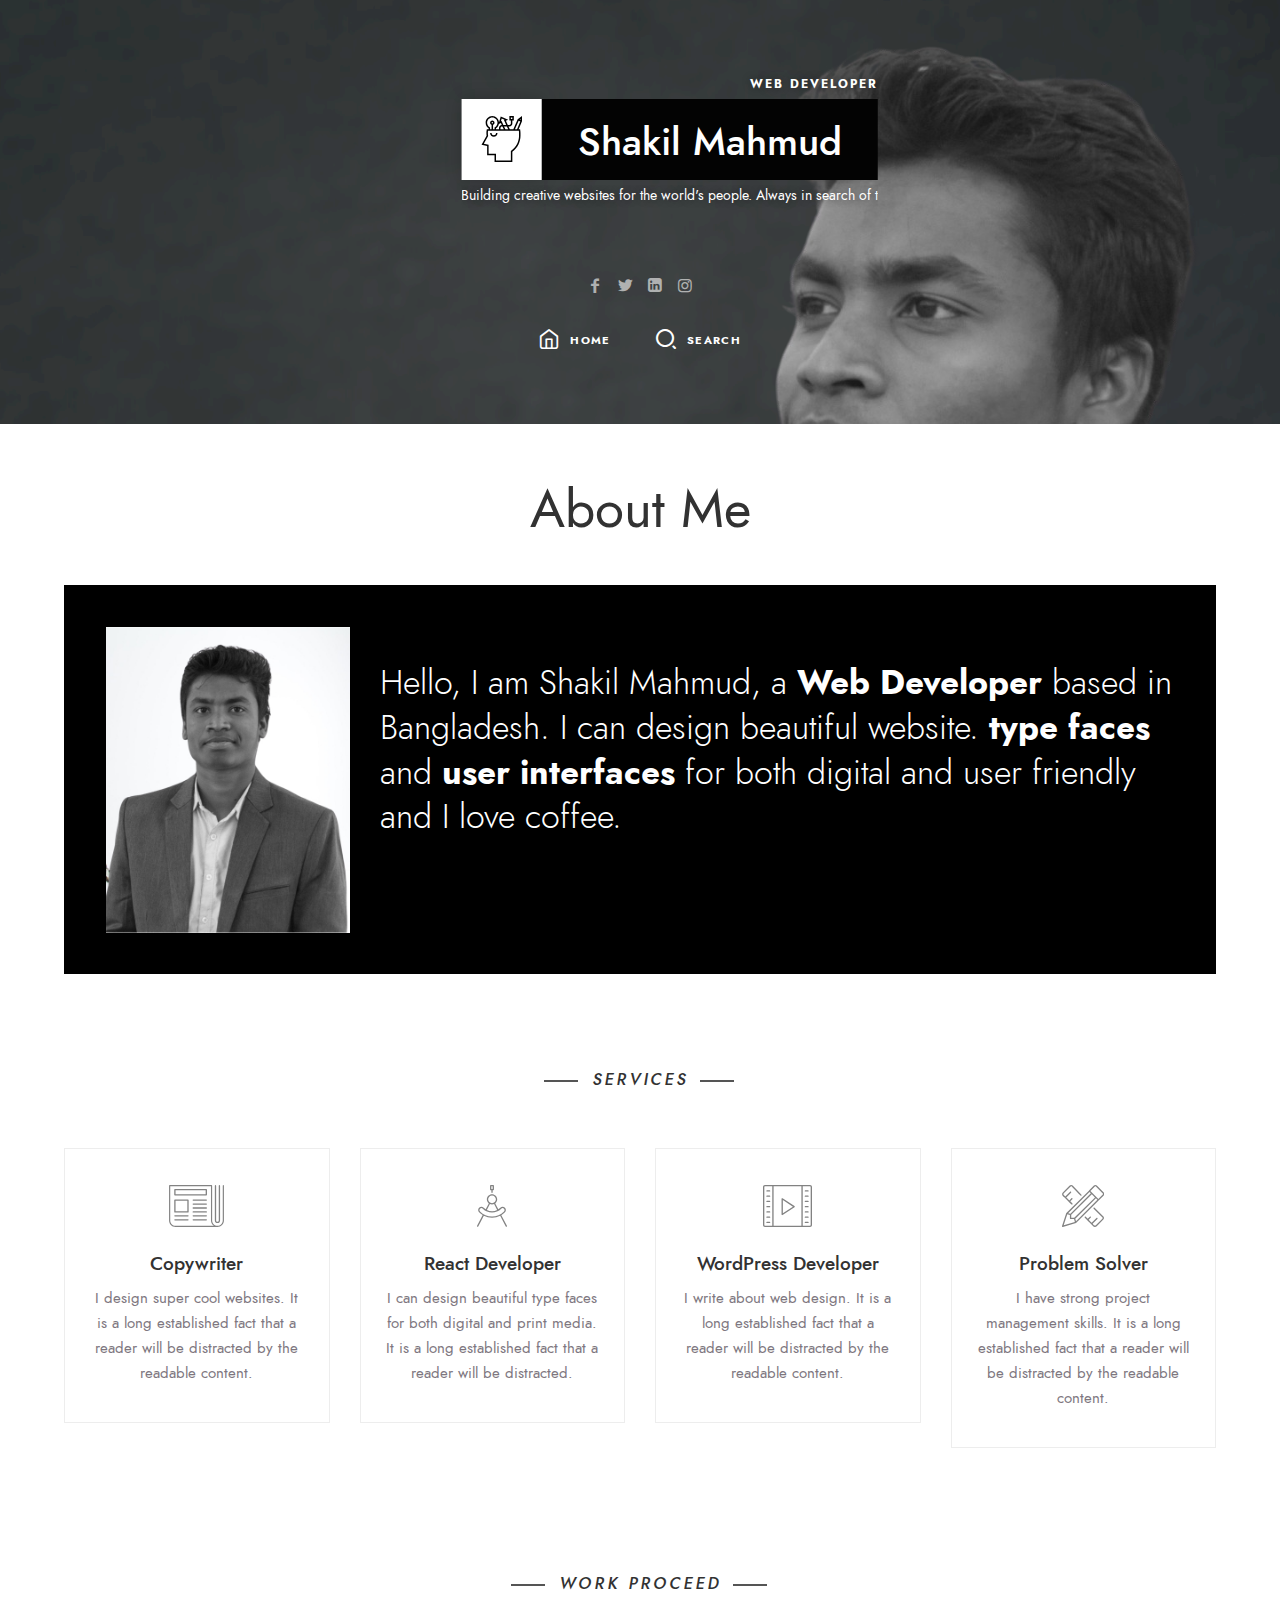
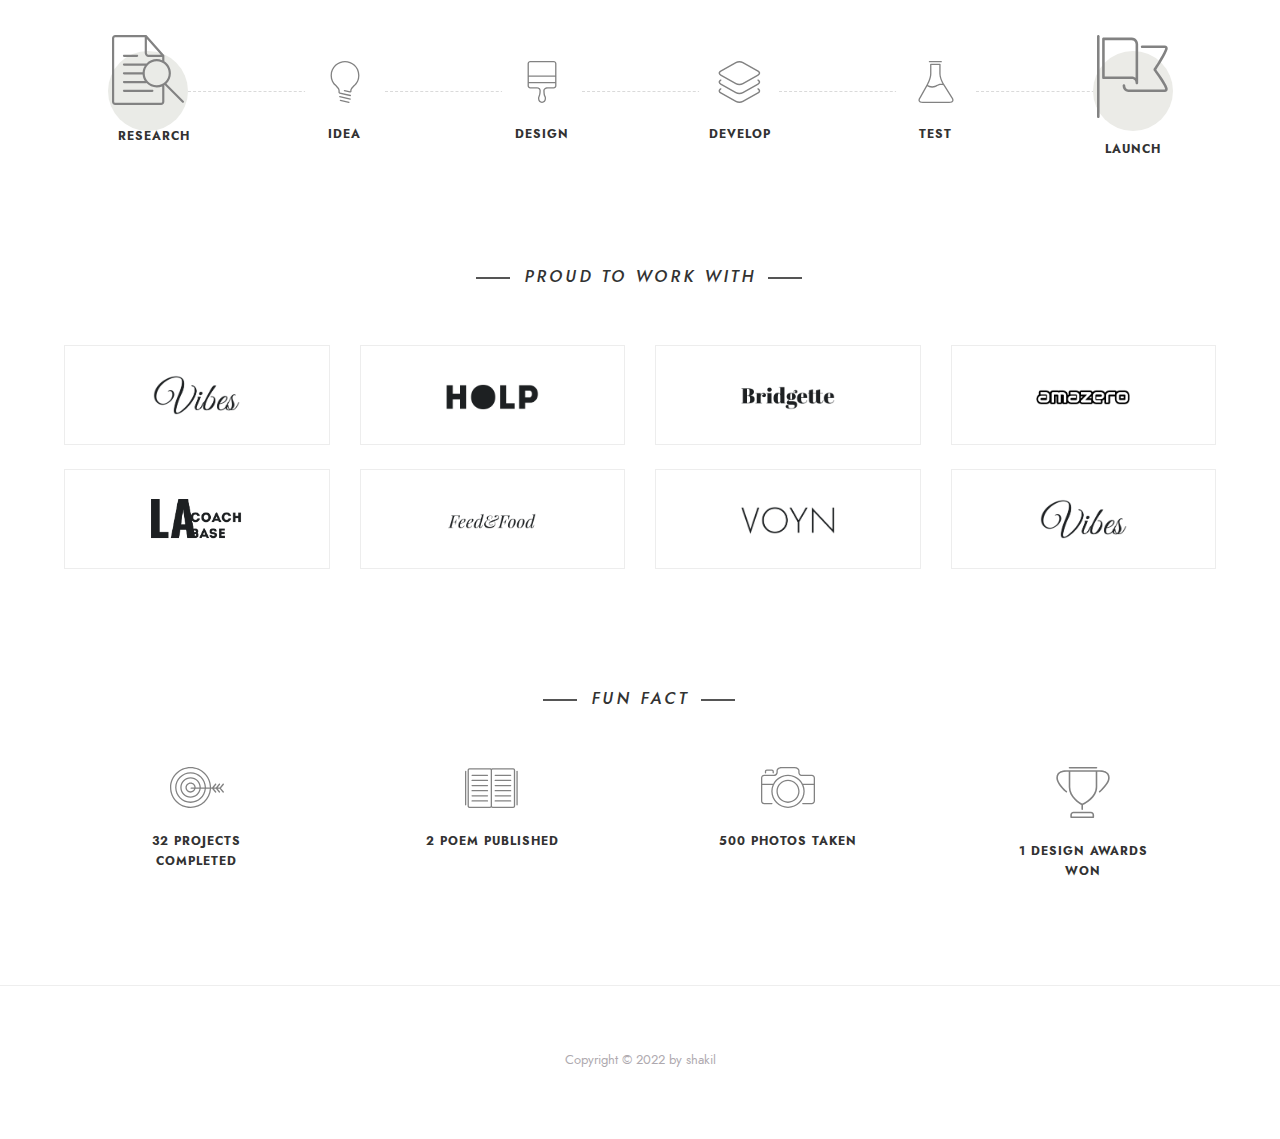
<file: about.html>
<!DOCTYPE html>
<html
  lang="en"
  class="no-js classic-page-layout"
  data-audio-tick="audio/tick.mp3"
  data-click-ripple-animation="yes"
>
  <head>
    <meta charset="utf-8" />
    <meta name="viewport" content="width=device-width, initial-scale=1" />
    <meta name="description" content="Shakil's portfolio" />
    <meta name="keywords" content="vcard, html5, portfolio" />
    <meta name="author" content="shakil" />
    <meta name="theme-color" content="#1755cf" />

    <title>About-shakil's portfolio</title>

    <!-- FAV and TOUCH ICONS -->
    <link rel="shortcut icon" href="images/ico/favicon.ico" />
    <link rel="apple-touch-icon" href="images/ico/apple-touch-icon.png" />

    <!-- FONTS -->
    <link rel="stylesheet" href="css/fonts/jost/jost.css" />
    <link
      href="https://fonts.googleapis.com/css?family=Anton"
      rel="stylesheet"
    />

    <!-- STYLES -->
    <link rel="stylesheet" type="text/css" href="css/normalize.css" />
    <link rel="stylesheet" type="text/css" href="css/bootstrap.css" />
    <link rel="stylesheet" type="text/css" href="js/nprogress/nprogress.css" />
    <link
      rel="stylesheet"
      type="text/css"
      href="js/jquery.magnific-popup/magnific-popup.css"
    />
    <link
      rel="stylesheet"
      type="text/css"
      href="css/fonts/fontello/css/fontello.css"
    />
    <link rel="stylesheet" type="text/css" href="css/main.css" />
    <link rel="stylesheet" type="text/css" href="css/768.css" />

    <!-- INITIAL SCRIPTS -->
    <script src="js/jquery.js"></script>
  </head>

  <body>
    <!-- PAGE -->
    <div id="page" class="hfeed site">
      <!-- .site-main -->
      <main id="main" class="site-main cd-main">
        <!-- HEADER -->
        <header id="masthead" class="header" role="banner">
          <!-- header-wrap -->
          <div class="header-wrap layout-full">
            <img src="images/home/cover.jpg" alt="profile-image" />

            <div class="home-heading">
              <div class="home-logo">
                <p class="home-job-title">Web Developer</p>

                <p class="home-marquee">
                  Building creative websites for the world's people. Always in
                  search of the great user experience. Building creative
                  websites for the world's people. Always in search of the great
                  user experience.
                </p>

                <!--<i class="home-logo-left "><span>Web</span></i>-->
                <i class="home-logo-center">
                  <span class="home-icon">
                    <img src="images/home/icon.svg" alt="icon" />
                  </span>
                  <span class="home-text-container">
                    <p class="home-text-container-placeholder">Shakil Mahmud</p>
                  </span>
                  <span class="home-text">Shakil Mahmud</span>
                </i>
              </div>
            </div>

            <!-- HOME BG LOGO -->
            <div class="home-bg-logo">
              <img src="images/home/icon-bg2.svg" alt="icon" />
            </div>
            <!-- HOME BG LOGO -->

            <!-- header-social -->
            <div class="header-bottom">
              <a class="social-link facebook" href="#"></a>
              <a class="social-link twitter" href="#"></a>
              <a class="social-link linkedin" href="#"></a>
              <a class="social-link instagram" href="#"></a>
            </div>
            <!-- header-social -->

            <!-- NAV MENU -->
            <nav
              id="primary-navigation"
              class="site-navigation primary-navigation"
              role="navigation"
            >
              <div class="nav-menu menu-with-icons">
                <ul>
                  <!-- InstanceBeginEditable name="Menu-Content" -->

                  <li><a class="home" href="index.html">Home</a></li>
                  <li><a class="search-toggle">Search</a></li>

                  <!-- InstanceEndEditable -->
                </ul>
              </div>
            </nav>
            <!-- NAV MENU -->

            <!-- SEARCH -->
            <div class="header-search">
              <form role="search" method="get" class="search-form" action="#">
                <label>
                  <span class="screen-reader-text">Search for:</span>
                  <input
                    type="search"
                    class="search-field"
                    placeholder="Enter Keyword"
                    value=""
                    name="s"
                  />
                </label>
                <input type="submit" class="search-submit" value="Search" />
              </form>
            </div>
            <!-- SEARCH -->
          </div>
          <!-- header-wrap -->
        </header>
        <!-- HEADER -->

        <!-- site-middle -->
        <div class="site-middle">
          <div class="layout-medium">
            <div id="primary" class="content-area">
              <!-- site-content -->
              <div id="content" class="site-content" role="main">
                <!-- InstanceBeginEditable name="Page-Content" -->

                <!-- .page-single -->
                <div class="page-single page-layout">
                  <!-- .hentry -->
                  <article class="page hentry">
                    <!-- .entry-header -->
                    <header class="entry-header">
                      <h1 class="entry-title">About Me</h1>
                    </header>
                    <!-- .entry-header -->

                    <!-- .entry-content -->
                    <div class="entry-content">
                      <div class="boxed is-dark">
                        <div class="row">
                          <div class="col-sm-3">
                            <img
                              src="images/site/about.jpg"
                              alt="about image"
                            />
                          </div>

                          <div class="col-sm-9">
                            <h2 class="fw-300">
                              Hello, I am Shakil Mahmud, a
                              <strong>Web Developer</strong> based in
                              Bangladesh. I can design beautiful website.
                              <strong>type faces</strong> and
                              <strong>user interfaces</strong> for both digital
                              and user friendly and I love coffee.
                            </h2>
                          </div>
                        </div>
                      </div>

                      <!-- SERVICES -->

                      <!-- section-title -->
                      <div class="section-title center">
                        <h2>
                          <i>services</i>
                        </h2>
                      </div>
                      <!-- section-title -->

                      <!-- row -->
                      <div class="row">
                        <!-- col -->
                        <div class="col-sm-6 col-lg-3">
                          <!-- service -->
                          <div class="service">
                            <img src="images/site/service-01.svg" alt="image" />
                            <h3>Copywriter</h3>
                            <p>
                              I design super cool websites. It is a long
                              established fact that a reader will be distracted
                              by the readable content.
                            </p>
                          </div>
                          <!-- service -->
                        </div>
                        <!-- col -->

                        <!-- col -->
                        <div class="col-sm-6 col-lg-3">
                          <!-- service -->
                          <div class="service">
                            <img src="images/site/service-02.svg" alt="image" />
                            <h3>React Developer</h3>
                            <p>
                              I can design beautiful type faces for both digital
                              and print media. It is a long established fact
                              that a reader will be distracted.
                            </p>
                          </div>
                          <!-- service -->
                        </div>
                        <!-- col -->

                        <!-- col -->
                        <div class="col-sm-6 col-lg-3">
                          <!-- service -->
                          <div class="service">
                            <img src="images/site/service-03.svg" alt="image" />
                            <h3>WordPress Developer</h3>
                            <p>
                              I write about web design. It is a long established
                              fact that a reader will be distracted by the
                              readable content.
                            </p>
                          </div>
                          <!-- service -->
                        </div>
                        <!-- col -->

                        <!-- col -->
                        <div class="col-sm-6 col-lg-3">
                          <!-- service -->
                          <div class="service">
                            <img src="images/site/service-04.svg" alt="image" />
                            <h3>Problem Solver</h3>
                            <p>
                              I have strong project management skills. It is a
                              long established fact that a reader will be
                              distracted by the readable content.
                            </p>
                          </div>
                          <!-- service -->
                        </div>
                        <!-- col -->
                      </div>
                      <!-- row -->
                      <!-- SERVICES -->

                      <!-- PROCESS -->

                      <!-- section-title -->
                      <div class="section-title center">
                        <h2>
                          <i>Work Proceed</i>
                        </h2>
                      </div>
                      <!-- section-title -->

                      <!-- row -->
                      <div class="row">
                        <!-- col -->
                        <div class="col-xs-4 col-sm-2">
                          <!-- process -->
                          <div class="process">
                            <img src="images/site/process-01.svg" alt="image" />
                            <h4>Research</h4>
                          </div>
                          <!-- process -->
                        </div>
                        <!-- col -->

                        <!-- col -->
                        <div class="col-xs-4 col-sm-2">
                          <!-- process -->
                          <div class="process">
                            <img src="images/site/process-02.svg" alt="image" />
                            <h4>IDEA</h4>
                          </div>
                          <!-- process -->
                        </div>
                        <!-- col -->

                        <!-- col -->
                        <div class="col-xs-4 col-sm-2">
                          <!-- process -->
                          <div class="process">
                            <img src="images/site/process-03.svg" alt="image" />
                            <h4>DESIGN</h4>
                          </div>
                          <!-- process -->
                        </div>

                        <!-- col -->

                        <!-- col -->
                        <div class="col-xs-4 col-sm-2">
                          <!-- process -->
                          <div class="process">
                            <img src="images/site/process-04.svg" alt="image" />
                            <h4>DEVELOP</h4>
                          </div>
                          <!-- process -->
                        </div>
                        <!-- col -->

                        <!-- col -->
                        <div class="col-xs-4 col-sm-2">
                          <!-- process -->
                          <div class="process">
                            <img src="images/site/process-05.svg" alt="image" />
                            <h4>TEST</h4>
                          </div>
                          <!-- process -->
                        </div>
                        <!-- col -->

                        <!-- col -->
                        <div class="col-xs-4 col-sm-2">
                          <!-- process -->
                          <div class="process">
                            <img src="images/site/process-06.svg" alt="image" />
                            <h4>LAUNCH</h4>
                          </div>
                          <!-- process -->
                        </div>
                        <!-- col -->
                      </div>
                      <!-- row -->
                      <!-- PROCESS -->

                      <!-- CLIENTS -->

                      <!-- section-title -->
                      <div class="section-title center">
                        <h2>
                          <i>Proud to work with</i>
                        </h2>
                      </div>
                      <!-- section-title -->

                      <!-- row -->
                      <div class="row">
                        <!-- col -->
                        <div class="col-xs-6 col-sm-3">
                          <!-- client -->
                          <div class="client">
                            <a href="#">
                              <img
                                src="images/site/client-01.png"
                                alt="client"
                              />
                            </a>
                          </div>
                          <!-- client -->
                        </div>
                        <!-- col -->

                        <!-- col -->
                        <div class="col-xs-6 col-sm-3">
                          <!-- client -->
                          <div class="client">
                            <a href="#">
                              <img
                                src="images/site/client-02.png"
                                alt="client"
                              />
                            </a>
                          </div>
                          <!-- client -->
                        </div>
                        <!-- col -->

                        <!-- col -->
                        <div class="col-xs-6 col-sm-3">
                          <!-- client -->
                          <div class="client">
                            <a href="#">
                              <img
                                src="images/site/client-03.png"
                                alt="client"
                              />
                            </a>
                          </div>
                          <!-- client -->
                        </div>
                        <!-- col -->

                        <!-- col -->
                        <div class="col-xs-6 col-sm-3">
                          <!-- client -->
                          <div class="client">
                            <a href="#">
                              <img
                                src="images/site/client-04.png"
                                alt="client"
                              />
                            </a>
                          </div>
                          <!-- client -->
                        </div>
                        <!-- col -->

                        <!-- col -->
                        <div class="col-xs-6 col-sm-3">
                          <!-- client -->
                          <div class="client">
                            <a href="#">
                              <img
                                src="images/site/client-05.png"
                                alt="client"
                              />
                            </a>
                          </div>
                          <!-- client -->
                        </div>
                        <!-- col -->

                        <!-- col -->
                        <div class="col-xs-6 col-sm-3">
                          <!-- client -->
                          <div class="client">
                            <a href="#">
                              <img
                                src="images/site/client-06.png"
                                alt="client"
                              />
                            </a>
                          </div>
                          <!-- client -->
                        </div>
                        <!-- col -->

                        <!-- col -->
                        <div class="col-xs-6 col-sm-3">
                          <!-- client -->
                          <div class="client">
                            <a href="#">
                              <img
                                src="images/site/client-07.png"
                                alt="client"
                              />
                            </a>
                          </div>
                          <!-- client -->
                        </div>
                        <!-- col -->

                        <!-- col -->
                        <div class="col-xs-6 col-sm-3">
                          <!-- client -->
                          <div class="client">
                            <a href="#">
                              <img
                                src="images/site/client-01.png"
                                alt="client"
                              />
                            </a>
                          </div>
                          <!-- client -->
                        </div>
                        <!-- col -->
                      </div>
                      <!-- row -->
                      <!-- CLIENTS -->

                      <!-- FUN FACT -->

                      <!-- section-title -->

                      <div class="section-title center">
                        <h2>
                          <i>Fun Fact</i>
                        </h2>
                      </div>
                      <!-- section-title -->

                      <!-- row -->
                      <div class="row">
                        <!-- col -->
                        <div class="col-xs-6 col-sm-3">
                          <!-- fun-fact -->
                          <div class="fun-fact">
                            <img src="images/site/fun-01.svg" alt="fun fact" />
                            <h4>32 Projects Completed</h4>
                          </div>
                          <!-- fun-fact -->
                        </div>
                        <!-- col -->

                        <!-- col -->
                        <div class="col-xs-6 col-sm-3">
                          <!-- fun-fact -->
                          <div class="fun-fact">
                            <img src="images/site/fun-02.svg" alt="fun fact" />
                            <h4>2 Poem Published</h4>
                          </div>
                          <!-- fun-fact -->
                        </div>
                        <!-- col -->

                        <!-- col -->
                        <div class="col-xs-6 col-sm-3">
                          <!-- fun-fact -->
                          <div class="fun-fact">
                            <img src="images/site/fun-03.svg" alt="fun fact" />
                            <h4>500 Photos Taken</h4>
                          </div>
                          <!-- fun-fact -->
                        </div>
                        <!-- col -->

                        <!-- col -->
                        <div class="col-xs-6 col-sm-3">
                          <!-- fun-fact -->
                          <div class="fun-fact">
                            <img src="images/site/fun-04.svg" alt="fun fact" />
                            <h4>1 Design Awards Won</h4>
                          </div>
                          <!-- fun-fact -->
                        </div>
                        <!-- col -->
                      </div>
                      <!-- row -->
                      <!-- FUN FACT -->
                    </div>
                    <!-- .entry-content -->
                  </article>
                  <!-- .hentry -->
                </div>
                <!-- .page-single -->

                <!-- InstanceEndEditable -->
              </div>
              <!-- site-content -->
            </div>
            <!-- primary -->
          </div>
          <!-- layout -->
        </div>
        <!-- site-middle -->

        <!-- .site-footer -->
        <footer id="colophon" class="site-footer" role="contentinfo">
          <!-- .site-info -->
          <div class="site-info">
            <div class="textwidget">
              <p>
                <a href="http://pixelwars.org/"
                  >Copyright &copy; 2022 by shakil</a
                >
              </p>
            </div>
          </div>
          <!-- .site-info -->
        </footer>
        <!-- .site-footer -->
      </main>
      <!-- .site-main -->

      <!-- ALERT : used for contact form mail delivery alert -->
      <div class="site-alert animated"></div>
    </div>
    <!-- PAGE -->

    <a href="#" id="back-to-top" class="show">↑ <span>Scroll to top</span></a>

    <!-- InstanceBeginEditable name="Body-End-Content" -->

    <!-- InstanceEndEditable -->

    <!-- SCRIPTS -->
    <script src="js/tween-max.js"></script>
    <script src="js/jquery-address.js"></script>
    <script src="js/nprogress/nprogress.js"></script>
    <script src="js/jquery-isotope.js"></script>
    <script src="js/imagesloaded.js"></script>
    <script src="js/jquery-fitvids.js"></script>
    <script src="js/jquery.magnific-popup/jquery-magnific-popup.js"></script>
    <script src="js/jquery-easing.js"></script>
    <script src="js/jquery-validate.js"></script>
    <script src="js/resize-sensor.js"></script>
    <script src="js/jquery-sticky-sidebar.js"></script>
    <script src="js/main.js"></script>
  </body>
  <!-- InstanceEnd -->
</html>
</file>
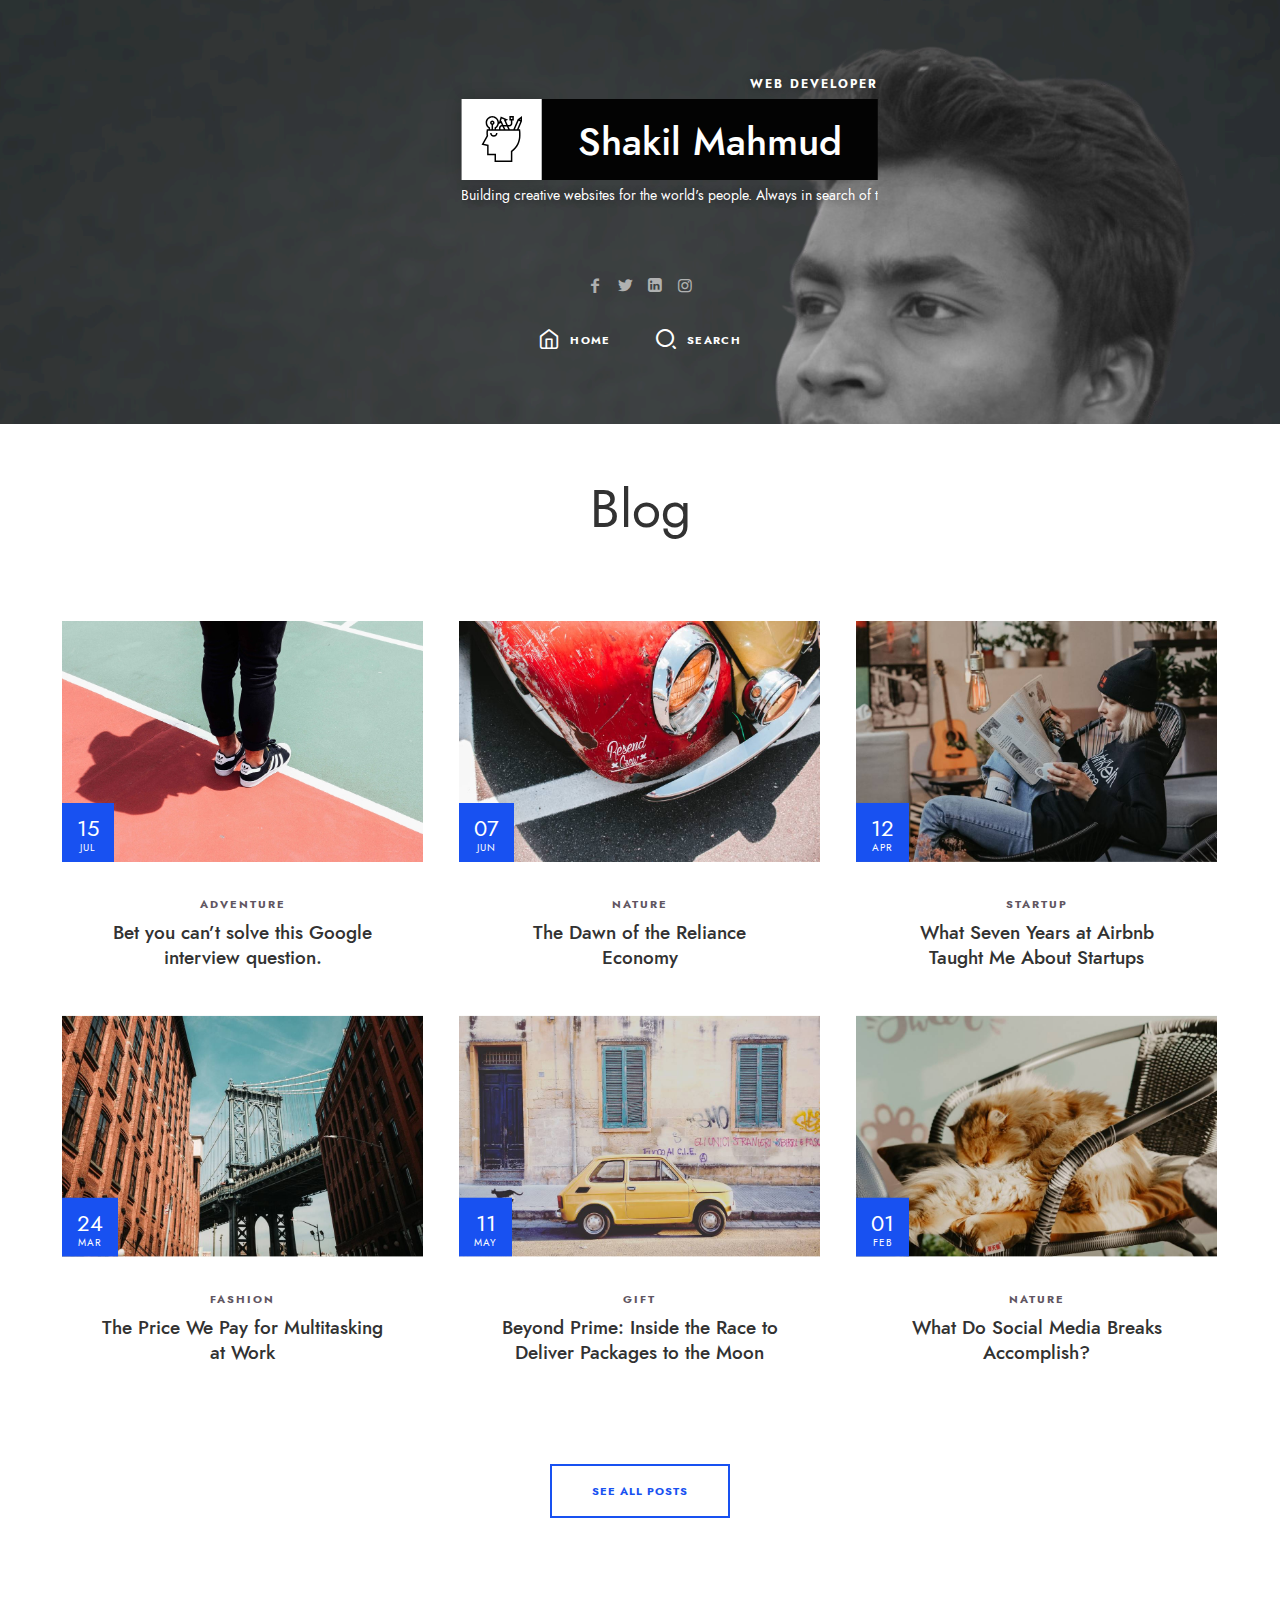
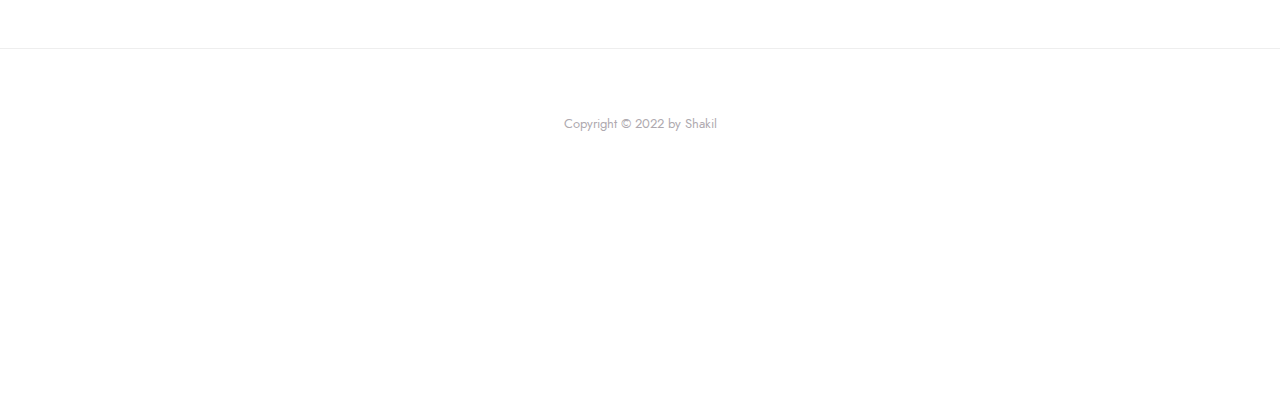
<file: blog-latest.html>
<!DOCTYPE html>
<html
  lang="en"
  class="no-js classic-page-layout"
  data-audio-tick="audio/tick.mp3"
  data-click-ripple-animation="yes"
>
  <!-- InstanceBegin template="/Templates/layout.dwt" codeOutsideHTMLIsLocked="false" -->

  <head>
    <meta charset="utf-8" />
    <meta name="viewport" content="width=device-width, initial-scale=1" />
    <meta name="description" content="Shakil's portfolio" />
    <meta name="keywords" content="vcard, html5, portfolio" />
    <meta name="author" content="Shakil" />
    <meta name="theme-color" content="#1755cf" />

    <title>Latest Blog-shakil's portfolio</title>

    <!-- FAV and TOUCH ICONS -->
    <link rel="shortcut icon" href="images/ico/favicon.ico" />
    <link rel="apple-touch-icon" href="images/ico/apple-touch-icon.png" />

    <!-- FONTS -->
    <link rel="stylesheet" href="css/fonts/jost/jost.css" />
    <link
      href="https://fonts.googleapis.com/css?family=Anton"
      rel="stylesheet"
    />

    <!-- STYLES -->
    <link rel="stylesheet" type="text/css" href="css/normalize.css" />
    <link rel="stylesheet" type="text/css" href="css/bootstrap.css" />
    <link rel="stylesheet" type="text/css" href="js/nprogress/nprogress.css" />
    <link
      rel="stylesheet"
      type="text/css"
      href="js/jquery.magnific-popup/magnific-popup.css"
    />
    <link
      rel="stylesheet"
      type="text/css"
      href="css/fonts/fontello/css/fontello.css"
    />
    <link rel="stylesheet" type="text/css" href="css/main.css" />
    <link rel="stylesheet" type="text/css" href="css/768.css" />

    <!-- INITIAL SCRIPTS -->
    <script src="js/jquery.js"></script>

  <body>
    <!-- PAGE -->
    <div id="page" class="hfeed site">
      <!-- .site-main -->
      <main id="main" class="site-main cd-main">
        <!-- HEADER -->
        <header id="masthead" class="header" role="banner">
          <!-- header-wrap -->
          <div class="header-wrap layout-full">
            <img src="images/home/cover.jpg" alt="profile-image" />

            <div class="home-heading">
              <div class="home-logo">
                <p class="home-job-title">Web Developer</p>

                <p class="home-marquee">
                  Building creative websites for the world's people. Always in
                  search of the great user experience. Building creative
                  websites for the world's people. Always in search of the great
                  user experience.
                </p>

                <!--<i class="home-logo-left "><span>Web</span></i>-->
                <i class="home-logo-center">
                  <span class="home-icon">
                    <img src="images/home/icon.svg" alt="icon" />
                  </span>
                  <span class="home-text-container">
                    <p class="home-text-container-placeholder">
                      Shakil Mahmud
                    </p>
                  </span>
                  <span class="home-text">Shakil Mahmud</span>
                </i>
                <!--<i class="home-logo-right"><span>Developer</span></i>-->
              </div>
            </div>

            <!-- HOME BG LOGO -->
            <div class="home-bg-logo">
              <img src="images/home/icon-bg2.svg" alt="icon" />
            </div>
            <!-- HOME BG LOGO -->

            <!-- header-social -->
            <div class="header-bottom">
              <a class="social-link facebook" href="#"></a>
              <a class="social-link twitter" href="#"></a>
              <a class="social-link linkedin" href="#"></a>
              <a class="social-link instagram" href="#"></a>
            </div>
            <!-- header-social -->

            <!-- NAV MENU -->
            <nav
              id="primary-navigation"
              class="site-navigation primary-navigation"
              role="navigation"
            >
              <div class="nav-menu menu-with-icons">
                <ul>
                  <!-- InstanceBeginEditable name="Menu-Content" -->

                  <li><a class="home" href="index-2.html">Home</a></li>
                  <li><a class="search-toggle">Search</a></li>

                  <!-- InstanceEndEditable -->
                </ul>
              </div>
            </nav>
            <!-- NAV MENU -->

            <!-- SEARCH -->
            <div class="header-search">
              <form role="search" method="get" class="search-form" action="#">
                <label>
                  <span class="screen-reader-text">Search for:</span>
                  <input
                    type="search"
                    class="search-field"
                    placeholder="Enter Keyword"
                    value=""
                    name="s"
                  />
                </label>
                <input type="submit" class="search-submit" value="Search" />
              </form>
            </div>
            <!-- SEARCH -->
          </div>
          <!-- header-wrap -->
        </header>
        <!-- HEADER -->

        <!-- site-middle -->
        <div class="site-middle">
          <div class="layout-medium">
            <div id="primary" class="content-area">
              <!-- site-content -->
              <div id="content" class="site-content" role="main">
                <!-- InstanceBeginEditable name="Page-Content" -->

                <!-- .page-single -->
                <div class="page-single page-layout">
                  <!-- .hentry -->
                  <article class="page hentry">
                    <!-- .entry-header -->
                    <header class="entry-header">
                      <h1 class="entry-title">Blog</h1>
                    </header>
                    <!-- .entry-header -->

                    <!-- .entry-content -->
                    <div class="entry-content">
                      <!-- LATEST POSTS -->
                      <div
                        class="latest-posts media-grid masonry"
                        data-layout="fitRows"
                        data-item-width="360"
                      >
                        <!-- post -->
                        <article class="hentry media-cell">
                          <div class="media-box">
                            <img src="images/blog/01.jpg" alt="post-image" />
                            <div class="mask"></div>
                            <span class="media-date">
                              <span class="day">15</span>
                              <span class="month">Jul</span>
                            </span>
                            <a href="blog-single.html"></a>
                          </div>

                          <header class="media-cell-desc">
                            <span class="cat-links">
                              <a href="#" rel="category tag">Adventure</a>
                            </span>
                            <h3>
                              <a href="blog-single.html"
                                >Bet you can’t solve this Google interview
                                question.</a
                              >
                            </h3>
                          </header>
                        </article>
                        <!-- post -->

                        <!-- post -->
                        <article class="hentry media-cell">
                          <div class="media-box">
                            <img src="images/blog/02.jpg" alt="post-image" />
                            <div class="mask"></div>
                            <span class="media-date">
                              <span class="day">07</span>
                              <span class="month">Jun</span>
                            </span>
                            <a href="blog-single.html"></a>
                          </div>

                          <header class="media-cell-desc">
                            <span class="cat-links">
                              <a href="#" rel="category tag">Nature</a>
                            </span>
                            <h3>
                              <a href="blog-single.html"
                                >The Dawn of the Reliance Economy</a
                              >
                            </h3>
                          </header>
                        </article>
                        <!-- post -->

                        <!-- post -->
                        <article class="hentry media-cell">
                          <div class="media-box">
                            <img src="images/blog/03.jpg" alt="post-image" />
                            <div class="mask"></div>
                            <span class="media-date">
                              <span class="day">12</span>
                              <span class="month">Apr</span>
                            </span>
                            <a href="blog-single.html"></a>
                          </div>

                          <header class="media-cell-desc">
                            <span class="cat-links">
                              <a href="#" rel="category tag">Startup</a>
                            </span>
                            <h3>
                              <a href="blog-single.html"
                                >What Seven Years at Airbnb Taught Me About
                                Startups</a
                              >
                            </h3>
                          </header>
                        </article>
                        <!-- post -->

                        <!-- post -->
                        <article class="hentry media-cell">
                          <div class="media-box">
                            <img src="images/blog/04.jpg" alt="post-image" />
                            <div class="mask"></div>
                            <span class="media-date">
                              <span class="day">24</span>
                              <span class="month">Mar</span>
                            </span>
                            <a href="blog-single.html"></a>
                          </div>

                          <header class="media-cell-desc">
                            <span class="cat-links">
                              <a href="#" rel="category tag">Fashion</a>
                            </span>
                            <h3>
                              <a href="blog-single.html"
                                >The Price We Pay for Multitasking at Work</a
                              >
                            </h3>
                          </header>
                        </article>
                        <!-- post -->

                        <!-- post -->
                        <article class="hentry media-cell">
                          <div class="media-box">
                            <img src="images/blog/05.jpg" alt="post-image" />
                            <div class="mask"></div>
                            <span class="media-date">
                              <span class="day">11</span>
                              <span class="month">May</span>
                            </span>
                            <a href="blog-single.html"></a>
                          </div>

                          <header class="media-cell-desc">
                            <span class="cat-links">
                              <a href="#" rel="category tag">Gift</a>
                            </span>
                            <h3>
                              <a href="blog-single.html"
                                >Beyond Prime: Inside the Race to Deliver
                                Packages to the Moon</a
                              >
                            </h3>
                          </header>
                        </article>
                        <!-- post -->

                        <!-- post -->
                        <article class="hentry media-cell">
                          <div class="media-box">
                            <img src="images/blog/06.jpg" alt="post-image" />
                            <div class="mask"></div>
                            <span class="media-date">
                              <span class="day">01</span>
                              <span class="month">Feb</span>
                            </span>
                            <a href="blog-single.html"></a>
                          </div>

                          <header class="media-cell-desc">
                            <span class="cat-links">
                              <a href="#" rel="category tag">Nature</a>
                            </span>
                            <h3>
                              <a href="blog-single.html"
                                >What Do Social Media Breaks Accomplish?</a
                              >
                            </h3>
                          </header>
                        </article>
                        <!-- post -->
                      </div>
                      <!-- LATEST POSTS -->

                      <p class="launch">
                        <a class="button primary" href="blog.html"
                          >SEE ALL POSTS</a
                        >
                      </p>
                    </div>
                    <!-- .entry-content -->
                  </article>
                  <!-- .hentry -->
                </div>
                <!-- .page-single -->

                <!-- InstanceEndEditable -->
              </div>
              <!-- site-content -->
            </div>
            <!-- primary -->
          </div>
          <!-- layout -->
        </div>
        <!-- site-middle -->

        <!-- .site-footer -->
        <footer id="colophon" class="site-footer" role="contentinfo">
          <!-- .site-info -->
          <div class="site-info">
            <div class="textwidget">
              <p>
                <a href="http://pixelwars.org/"
                  >Copyright &copy; 2022 by Shakil</a
                >
              </p>
            </div>
          </div>
          <!-- .site-info -->
        </footer>
        <!-- .site-footer -->
      </main>
      <!-- .site-main -->

      <!-- ALERT : used for contact form mail delivery alert -->
      <div class="site-alert animated"></div>
    </div>
    <!-- PAGE -->

    <a href="#" id="back-to-top" class="show">↑ <span>Scroll to top</span></a>

    <!-- InstanceBeginEditable name="Body-End-Content" -->

    <!-- InstanceEndEditable -->

    <!-- SCRIPTS -->
    <script src="js/tween-max.js"></script>
    <script src="js/jquery-address.js"></script>
    <script src="js/nprogress/nprogress.js"></script>
    <script src="js/jquery-isotope.js"></script>
    <script src="js/imagesloaded.js"></script>
    <script src="js/jquery-fitvids.js"></script>
    <script src="js/jquery.magnific-popup/jquery-magnific-popup.js"></script>
    <script src="js/jquery-easing.js"></script>
    <script src="js/jquery-validate.js"></script>
    <script src="js/resize-sensor.js"></script>
    <script src="js/jquery-sticky-sidebar.js"></script>
    <script src="js/main.js"></script>
  </body>
  <!-- InstanceEnd -->
</html>
</file>
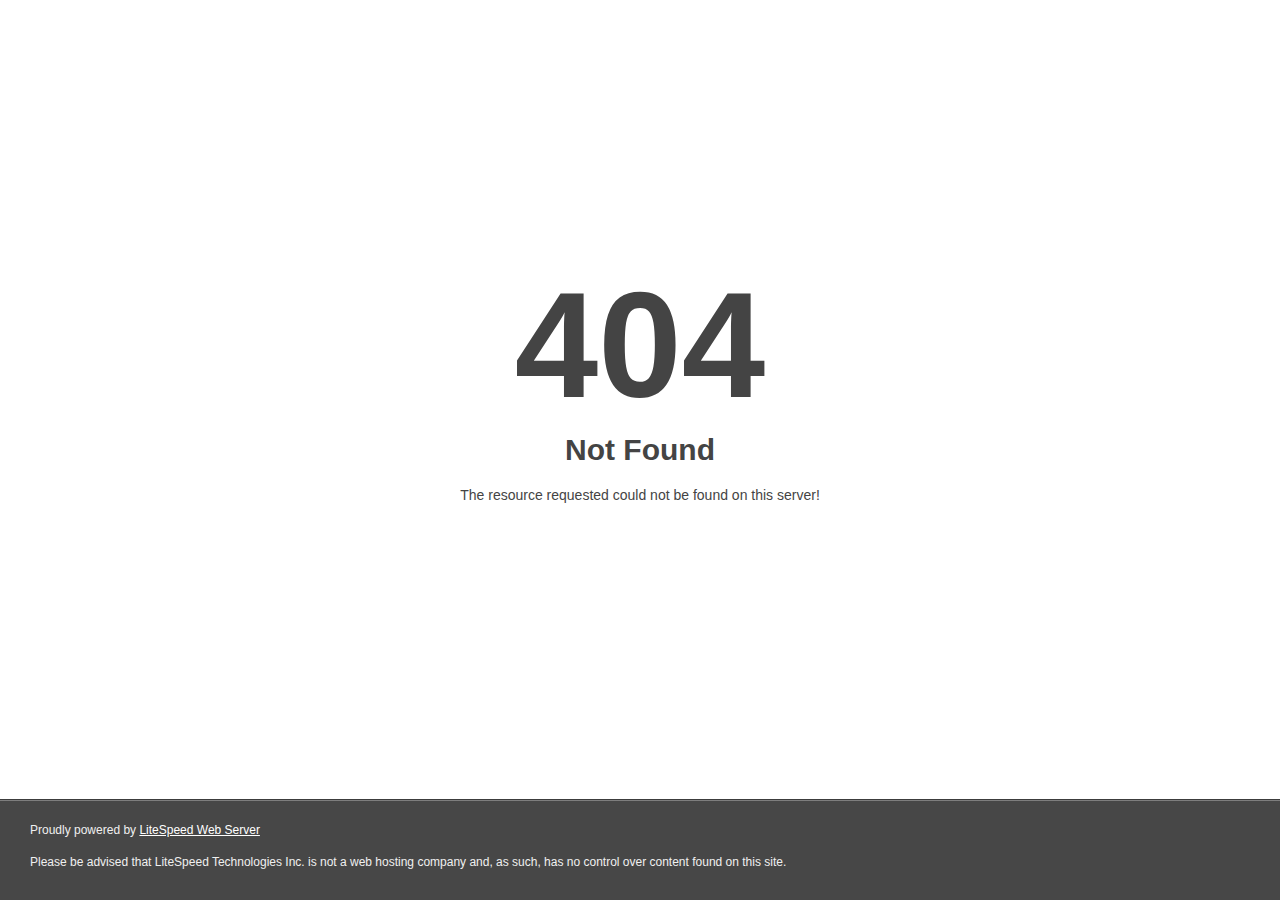
<file: blog-single-audio-embed.html>
<!DOCTYPE html>
<html style="height:100%">
<head>
<meta name="viewport" content="width=device-width, initial-scale=1, shrink-to-fit=no" />
<title> 404 Not Found
</title></head>
<body style="color: #444; margin:0;font: normal 14px/20px Arial, Helvetica, sans-serif; height:100%; background-color: #fff;">
<div style="height:auto; min-height:100%; ">     <div style="text-align: center; width:800px; margin-left: -400px; position:absolute; top: 30%; left:50%;">
        <h1 style="margin:0; font-size:150px; line-height:150px; font-weight:bold;">404</h1>
<h2 style="margin-top:20px;font-size: 30px;">Not Found
</h2>
<p>The resource requested could not be found on this server!</p>
</div></div><div style="color:#f0f0f0; font-size:12px;margin:auto;padding:0px 30px 0px 30px;position:relative;clear:both;height:100px;margin-top:-101px;background-color:#474747;border-top: 1px solid rgba(0,0,0,0.15);box-shadow: 0 1px 0 rgba(255, 255, 255, 0.3) inset;">
<br>Proudly powered by  <a style="color:#fff;" href="http://www.litespeedtech.com/error-page">LiteSpeed Web Server</a><p>Please be advised that LiteSpeed Technologies Inc. is not a web hosting company and, as such, has no control over content found on this site.</p></div></body></html>
</file>
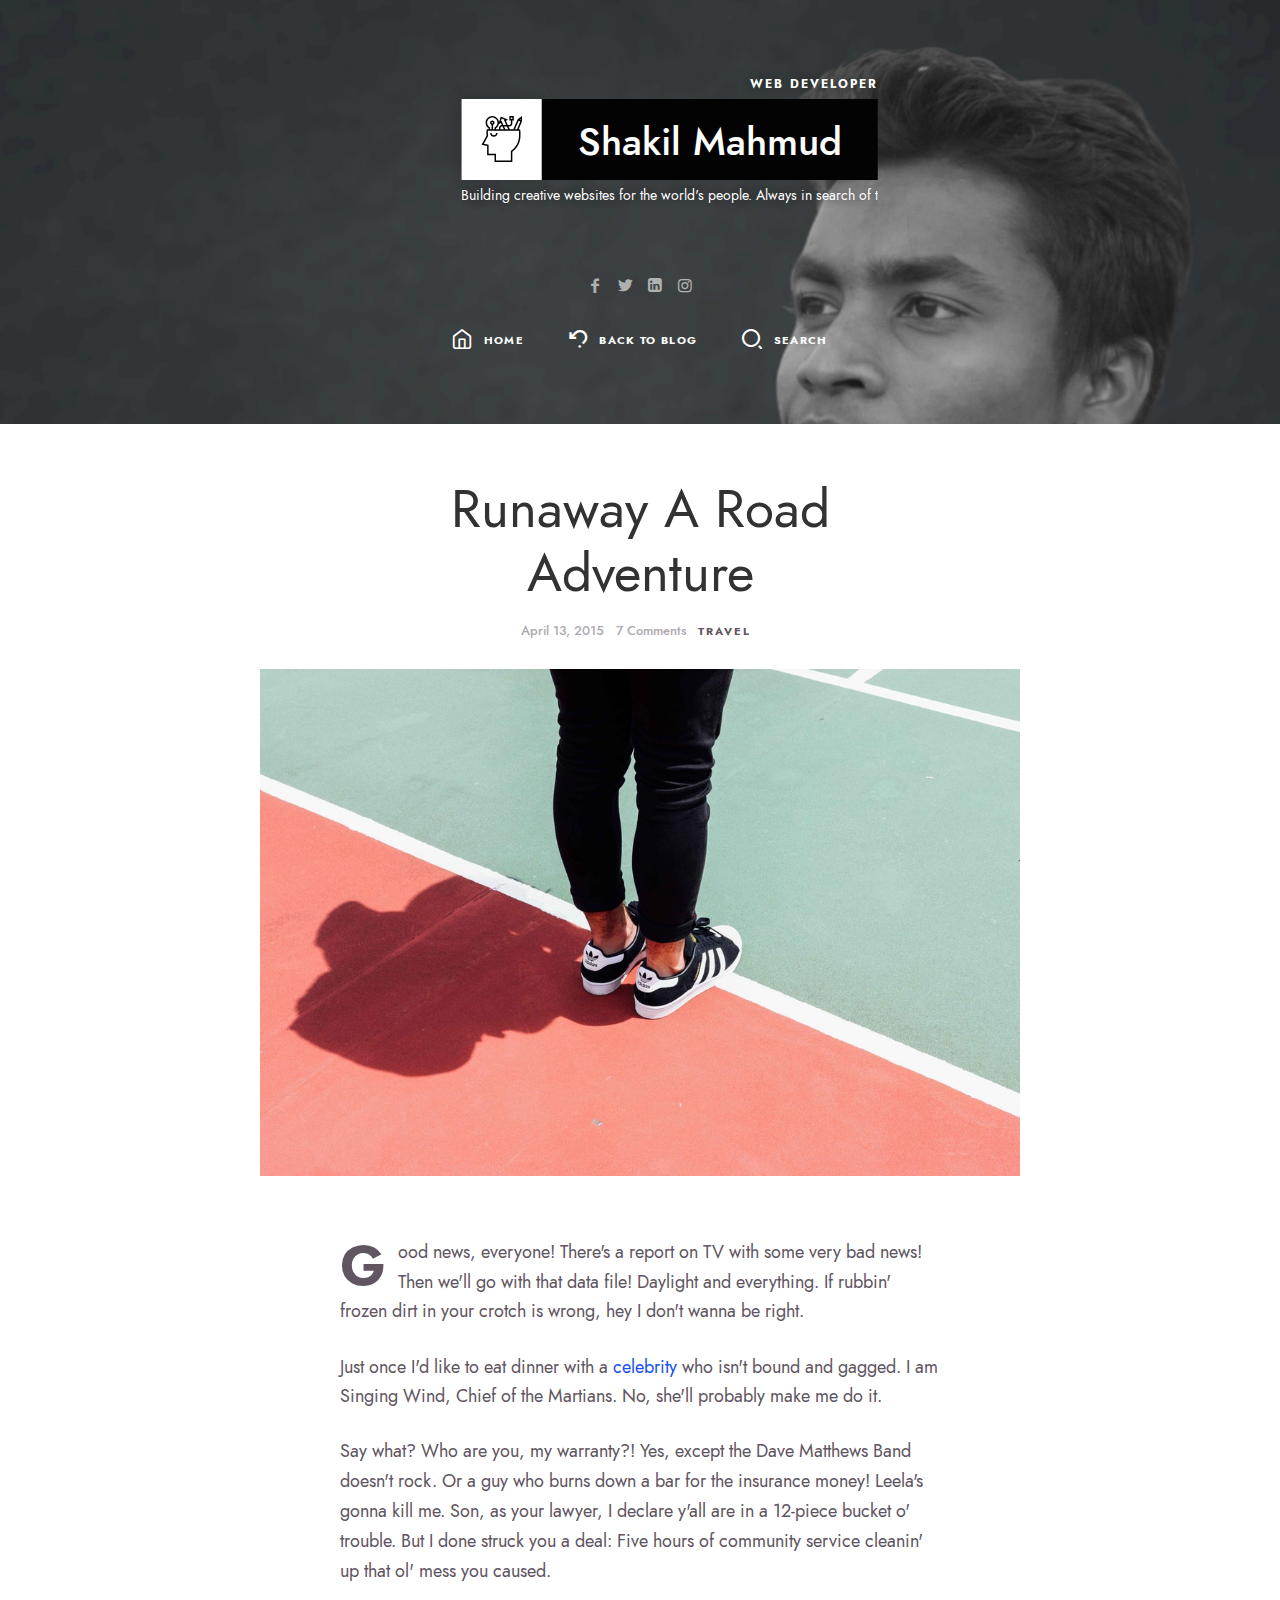
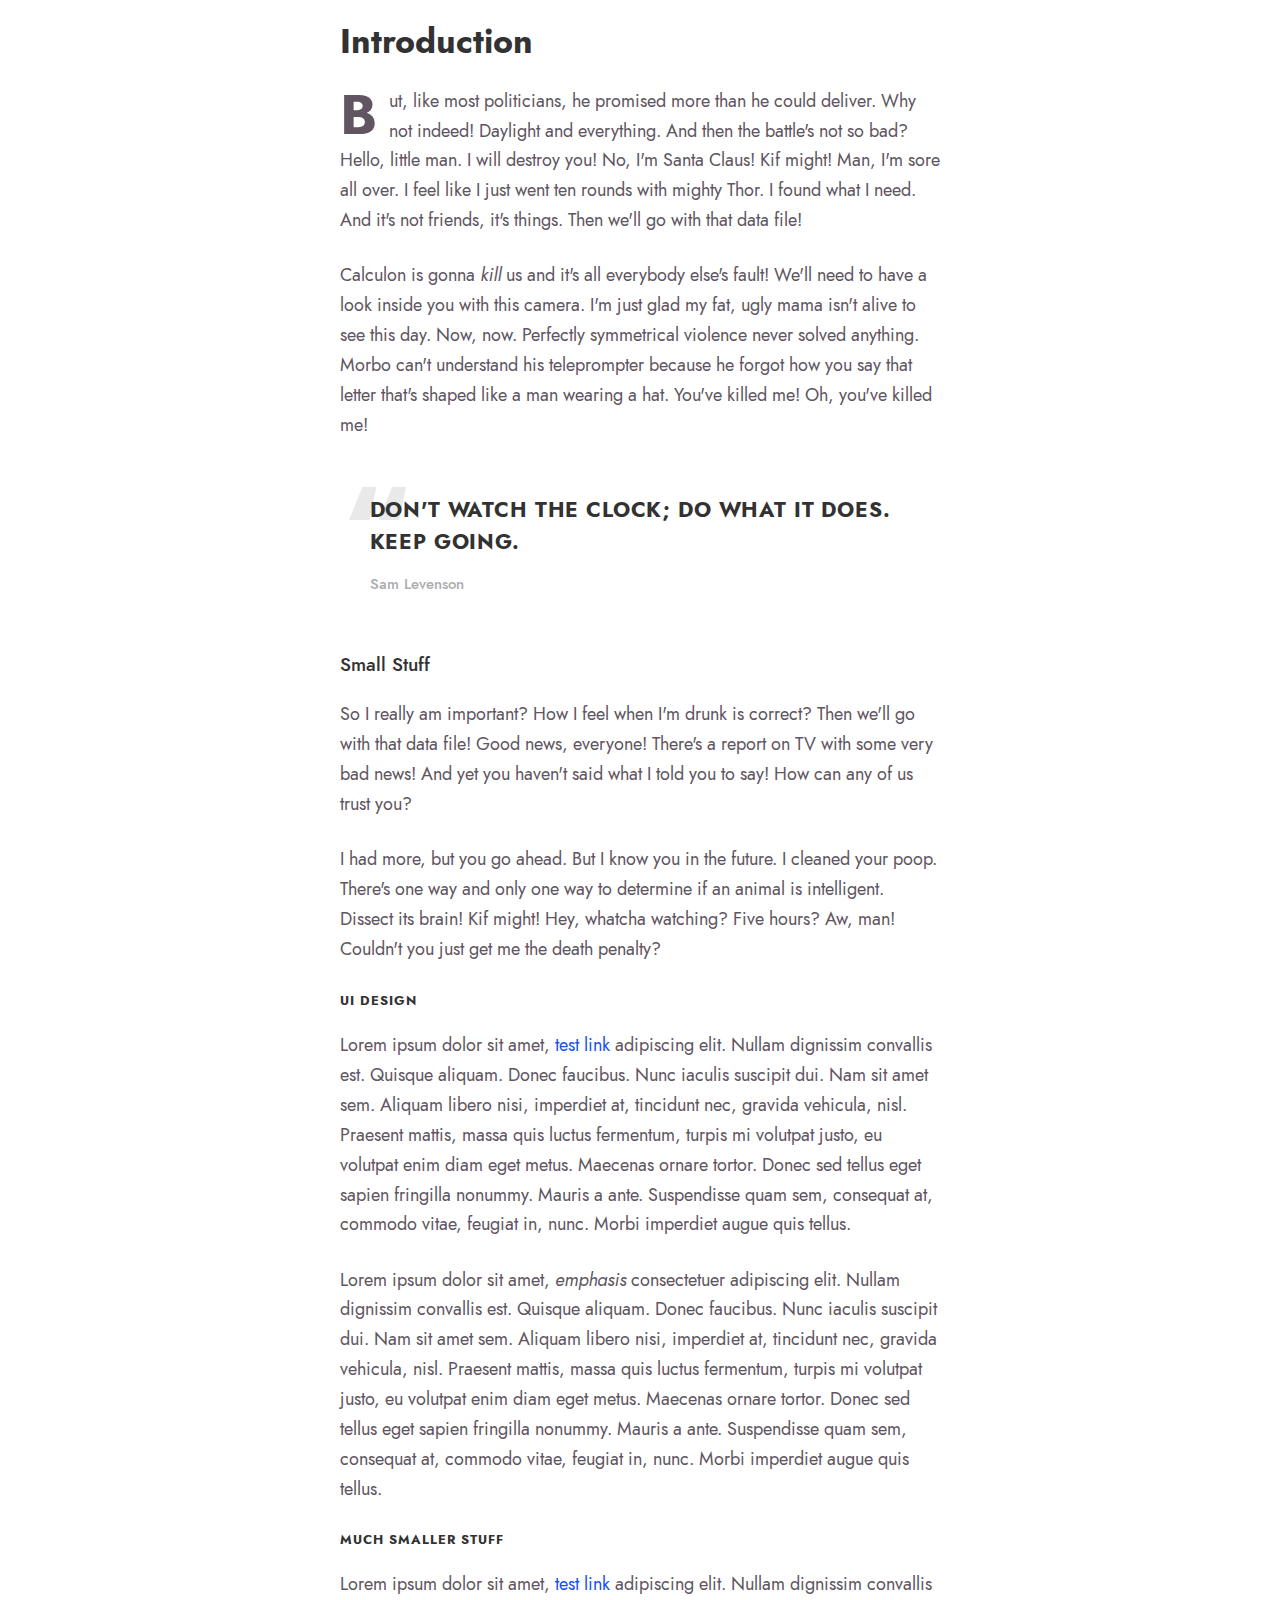
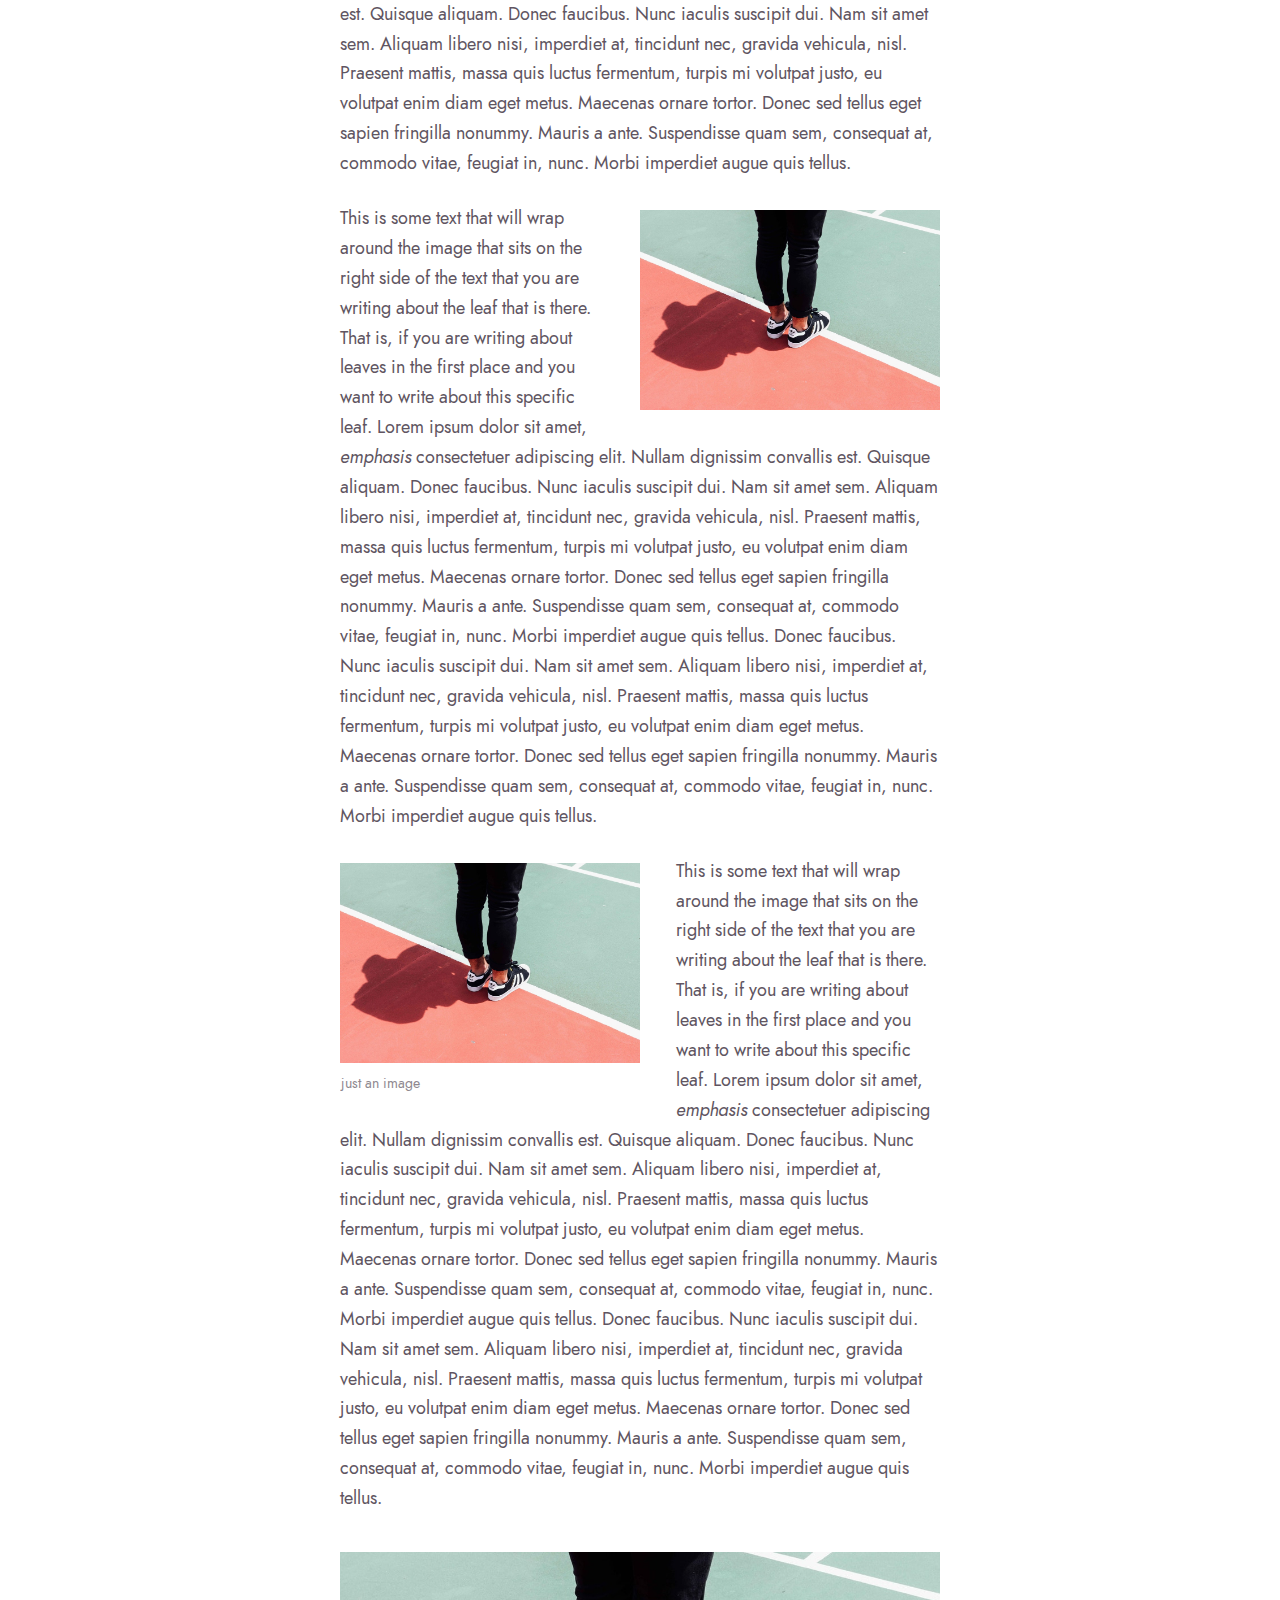
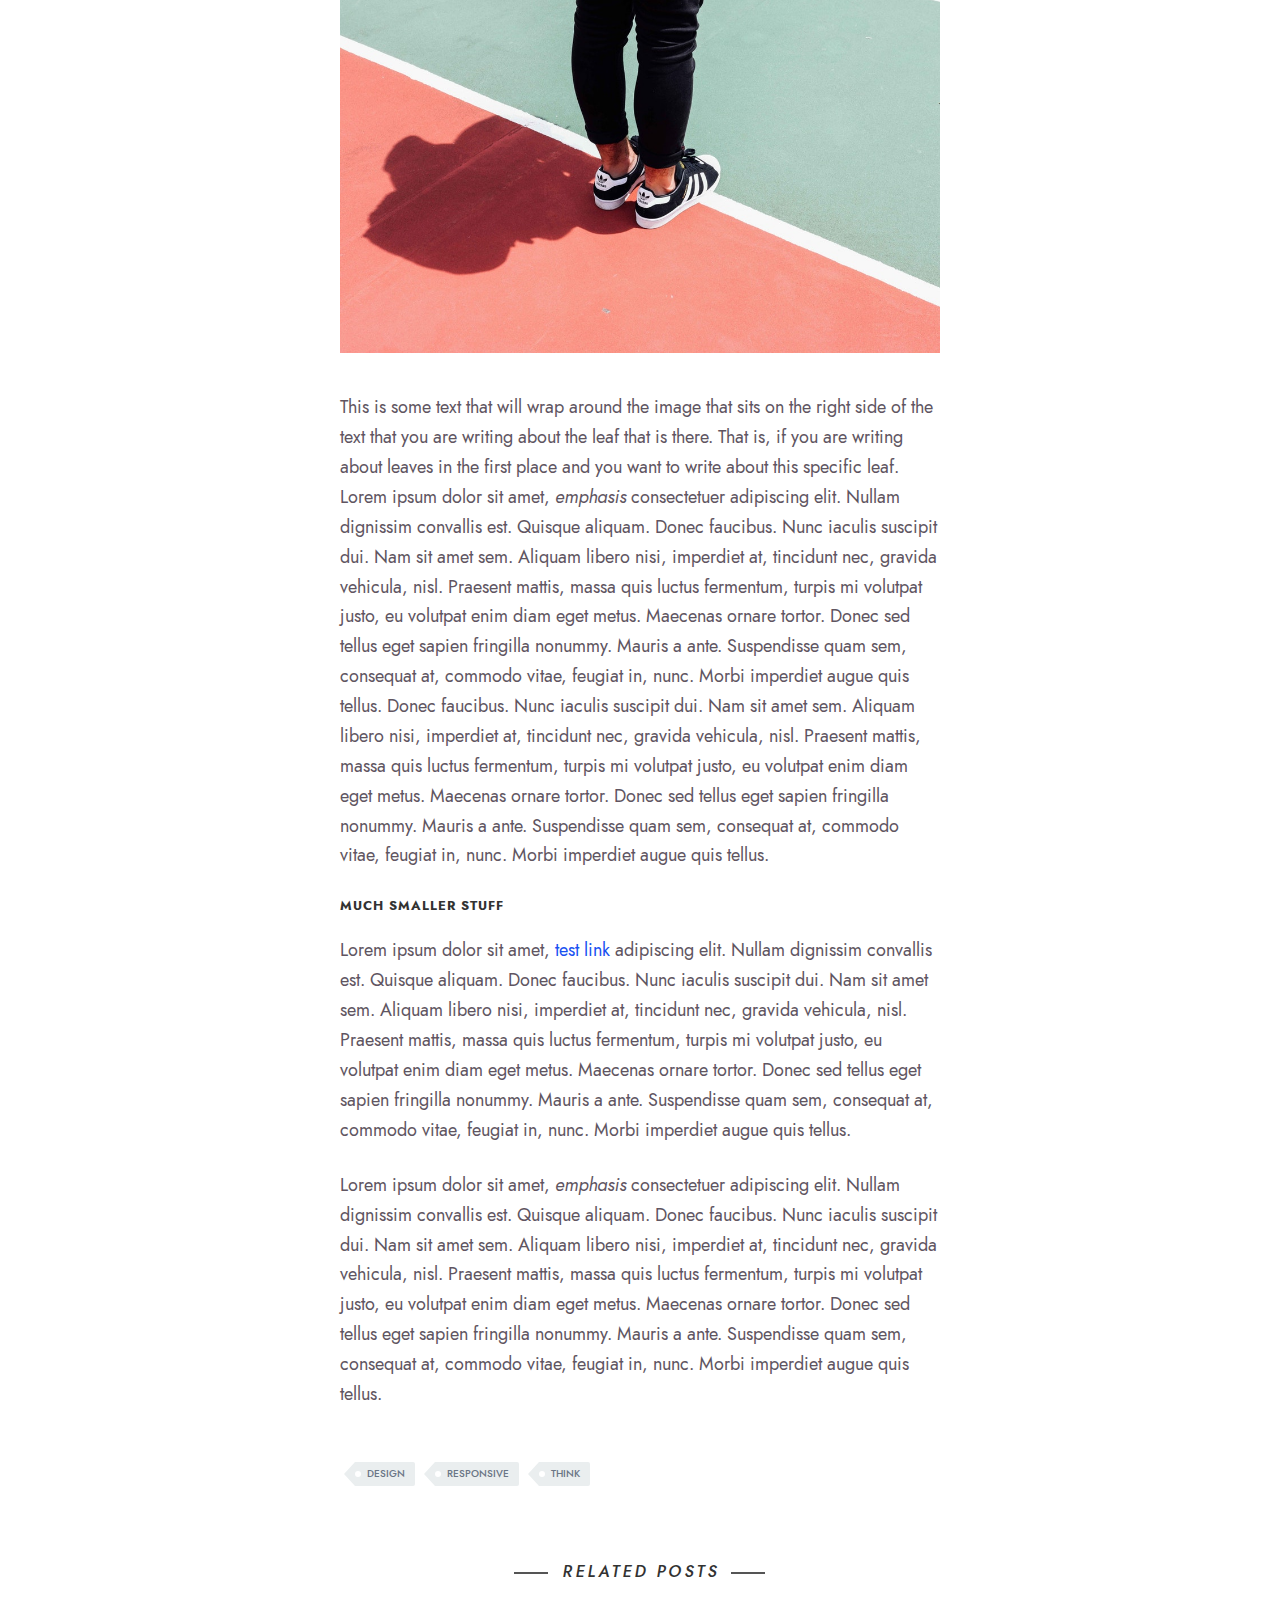
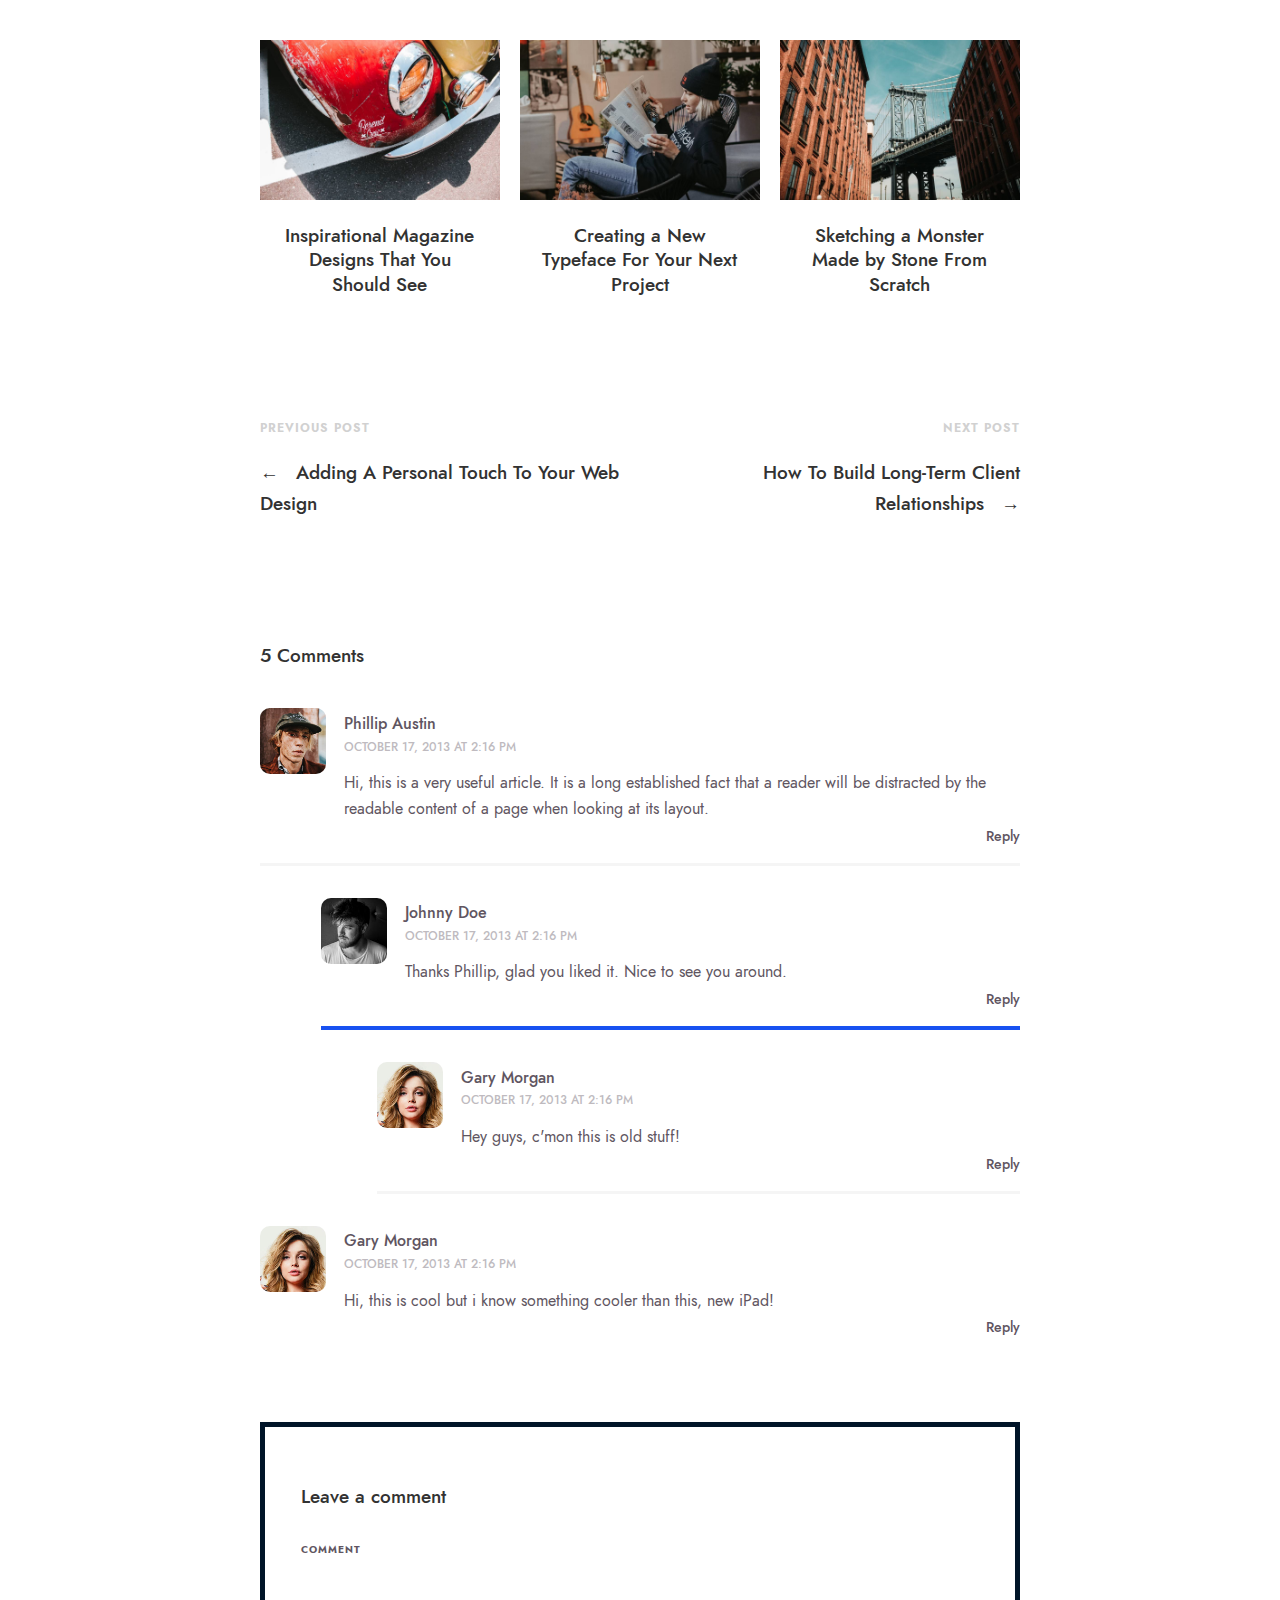
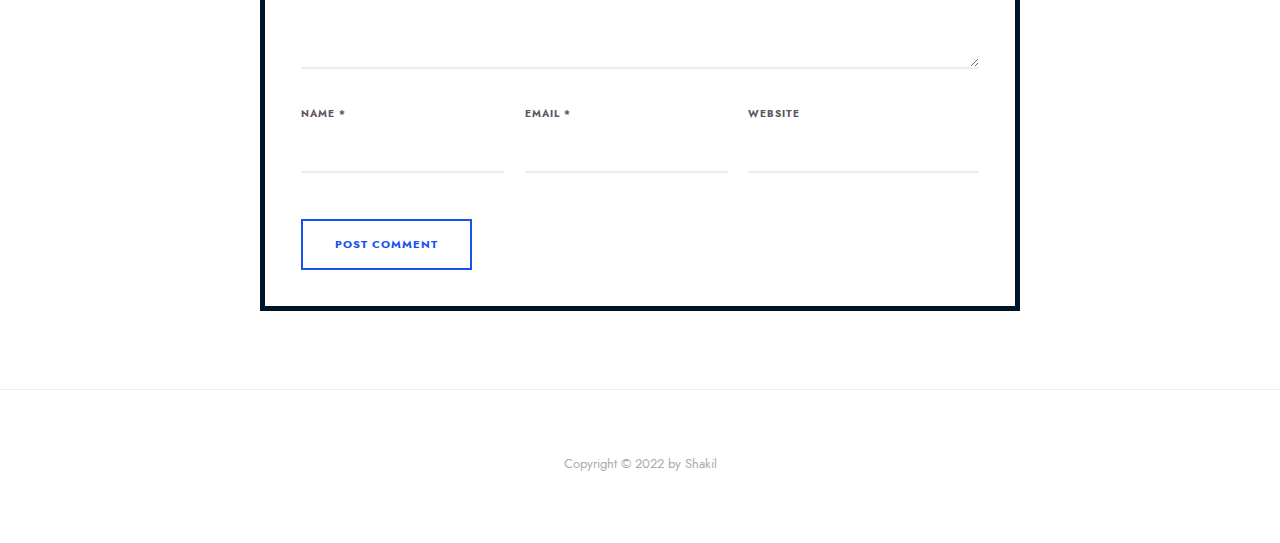
<file: blog-single-no-sidebar.html>
<!DOCTYPE html>
<html
  lang="en"
  class="no-js classic-page-layout"
  data-audio-tick="audio/tick.mp3"
  data-click-ripple-animation="yes"
>
  <!-- InstanceBegin template="/Templates/layout.dwt" codeOutsideHTMLIsLocked="false" -->

  <head>
    <meta charset="utf-8" />
    <meta name="viewport" content="width=device-width, initial-scale=1" />
    <meta name="description" content="Shakil's portfolio" />
    <meta name="keywords" content="vcard, html5, portfolio" />
    <meta name="author" content="Shakil" />
    <meta name="theme-color" content="#1755cf" />

    <title>Single Blog-shakil's portfolio</title>

    <!-- FAV and TOUCH ICONS -->
    <link rel="shortcut icon" href="images/ico/favicon.ico" />
    <link rel="apple-touch-icon" href="images/ico/apple-touch-icon.png" />

    <!-- FONTS -->
    <link rel="stylesheet" href="css/fonts/jost/jost.css" />
    <link
      href="https://fonts.googleapis.com/css?family=Anton"
      rel="stylesheet"
    />

    <!-- STYLES -->
    <link rel="stylesheet" type="text/css" href="css/normalize.css" />
    <link rel="stylesheet" type="text/css" href="css/bootstrap.css" />
    <link rel="stylesheet" type="text/css" href="js/nprogress/nprogress.css" />
    <link
      rel="stylesheet"
      type="text/css"
      href="js/jquery.magnific-popup/magnific-popup.css"
    />
    <link
      rel="stylesheet"
      type="text/css"
      href="css/fonts/fontello/css/fontello.css"
    />
    <link rel="stylesheet" type="text/css" href="css/main.css" />
    <link rel="stylesheet" type="text/css" href="css/768.css" />

    <!-- INITIAL SCRIPTS -->
    <script src="js/jquery.js"></script>
  </head>

  <body>
    <!-- PAGE -->
    <div id="page" class="hfeed site">
      <!-- .site-main -->
      <main id="main" class="site-main cd-main">
        <!-- HEADER -->
        <header id="masthead" class="header" role="banner">
          <!-- header-wrap -->
          <div class="header-wrap layout-full">
            <img src="images/home/cover.jpg" alt="profile-image" />

            <div class="home-heading">
              <div class="home-logo">
                <p class="home-job-title">Web Developer</p>

                <p class="home-marquee">
                  Building creative websites for the world's people. Always in
                  search of the great user experience. Building creative
                  websites for the world's people. Always in search of the great
                  user experience.
                </p>

                <!--<i class="home-logo-left "><span>Web</span></i>-->
                <i class="home-logo-center">
                  <span class="home-icon">
                    <img src="images/home/icon.svg" alt="icon" />
                  </span>
                  <span class="home-text-container">
                    <p class="home-text-container-placeholder">Shakil Mahmud</p>
                  </span>
                  <span class="home-text">Shakil Mahmud</span>
                </i>
                <!--<i class="home-logo-right"><span>Developer</span></i>-->
              </div>
            </div>

            <!-- HOME BG LOGO -->
            <div class="home-bg-logo">
              <img src="images/home/icon-bg2.svg" alt="icon" />
            </div>
            <!-- HOME BG LOGO -->

            <!-- header-social -->
            <div class="header-bottom">
              <a class="social-link facebook" href="#"></a>
              <a class="social-link twitter" href="#"></a>
              <a class="social-link linkedin" href="#"></a>
              <a class="social-link instagram" href="#"></a>
            </div>
            <!-- header-social -->

            <!-- NAV MENU -->
            <nav
              id="primary-navigation"
              class="site-navigation primary-navigation"
              role="navigation"
            >
              <div class="nav-menu menu-with-icons">
                <ul>
                  <!-- InstanceBeginEditable name="Menu-Content" -->

                  <li><a class="home" href="index-2.html">Home</a></li>
                  <li><a class="return" href="blog.html">Back To Blog</a></li>
                  <li><a class="search-toggle">Search</a></li>

                  <!-- InstanceEndEditable -->
                </ul>
              </div>
            </nav>
            <!-- NAV MENU -->

            <!-- SEARCH -->
            <div class="header-search">
              <form role="search" method="get" class="search-form" action="#">
                <label>
                  <span class="screen-reader-text">Search for:</span>
                  <input
                    type="search"
                    class="search-field"
                    placeholder="Enter Keyword"
                    value=""
                    name="s"
                  />
                </label>
                <input type="submit" class="search-submit" value="Search" />
              </form>
            </div>
            <!-- SEARCH -->
          </div>
          <!-- header-wrap -->
        </header>
        <!-- HEADER -->

        <!-- site-middle -->
        <div class="site-middle">
          <div class="layout-fixed">
            <div id="primary" class="content-area">
              <!-- site-content -->
              <div id="content" class="site-content" role="main">
                <!-- InstanceBeginEditable name="Page-Content" -->

                <!-- .blog-single -->
                <div class="blog-single page-layout">
                  <!-- .hentry -->
                  <article class="post type-post hentry">
                    <!-- .entry-header -->
                    <header class="entry-header">
                      <h1 class="entry-title">Runaway A Road Adventure</h1>

                      <!-- .entry-meta -->
                      <div class="entry-meta">
                        <span class="entry-date">
                          <time
                            class="entry-date"
                            datetime="2014-07-13T04:34:10+00:00"
                            >April 13, 2015</time
                          >
                        </span>
                        <span class="comment-link">
                          <a href="blog-single.html#comments">7 Comments</a>
                        </span>
                        <span class="cat-links">
                          <a
                            href="#"
                            title="View all posts in Travel"
                            rel="category tag"
                            >Travel</a
                          >
                        </span>
                        <!--<span class="edit-link">
                                                    <a class="post-edit-link" href="#">Edit</a>
                                                </span>-->
                      </div>
                      <!-- .entry-meta -->
                    </header>
                    <!-- .entry-header -->

                    <!-- .featured-image -->
                    <div class="featured-image">
                      <img src="images/blog/01.jpg" alt="blog-image" />
                    </div>
                    <!-- .featured-image -->

                    <!-- .entry-content -->
                    <div class="entry-content">
                      <p>
                        Good news, everyone! There's a report on TV with some
                        very bad news! Then we'll go with that data file!
                        Daylight and everything. If rubbin' frozen dirt in your
                        crotch is wrong, hey I don't wanna be right.
                      </p>

                      <p>
                        Just once I'd like to eat dinner with a
                        <a href="#" title="test link">celebrity</a> who isn't
                        bound and gagged. I am Singing Wind, Chief of the
                        Martians. No, she'll probably make me do it.
                      </p>

                      <p>
                        Say what? Who are you, my warranty?! Yes, except the
                        Dave Matthews Band doesn't rock. Or a guy who burns down
                        a bar for the insurance money! Leela's gonna kill me.
                        Son, as your lawyer, I declare y'all are in a 12-piece
                        bucket o' trouble. But I done struck you a deal: Five
                        hours of community service cleanin' up that ol' mess you
                        caused.
                      </p>

                      <h2>Introduction</h2>
                      <p class="drop-cap">
                        But, like most politicians, he promised more than he
                        could deliver. Why not indeed! Daylight and everything.
                        And then the battle's not so bad? Hello, little man. I
                        will destroy you! No, I'm Santa Claus! Kif might! Man,
                        I'm sore all over. I feel like I just went ten rounds
                        with mighty Thor. I found what I need. And it's not
                        friends, it's things. Then we'll go with that data file!
                      </p>

                      <p>
                        Calculon is gonna <em>kill</em> us and it's all
                        everybody else's fault! We'll need to have a look inside
                        you with this camera. I'm just glad my fat, ugly mama
                        isn't alive to see this day. Now, now. Perfectly
                        symmetrical violence never solved anything. Morbo can't
                        understand his teleprompter because he forgot how you
                        say that letter that's shaped like a man wearing a hat.
                        You've killed me! Oh, you've killed me!
                      </p>

                      <!-- blockquote -->
                      <blockquote>
                        Don't watch the clock; do what it does. Keep Going.
                        <cite>Sam Levenson</cite>
                      </blockquote>
                      <!-- blockquote -->

                      <h3>Small Stuff</h3>
                      <p>
                        So I really am important? How I feel when I'm drunk is
                        correct? Then we'll go with that data file! Good news,
                        everyone! There's a report on TV with some very bad
                        news! And yet you haven't said what I told you to say!
                        How can any of us trust you?
                      </p>
                      <p>
                        I had more, but you go ahead. But I know you in the
                        future. I cleaned your poop. There's one way and only
                        one way to determine if an animal is intelligent.
                        Dissect its brain! Kif might! Hey, whatcha watching?
                        Five hours? Aw, man! Couldn't you just get me the death
                        penalty?
                      </p>

                      <h4>UI DESIGN</h4>
                      <p>
                        Lorem ipsum dolor sit amet,
                        <a href="#" title="test link">test link</a> adipiscing
                        elit. Nullam dignissim convallis est. Quisque aliquam.
                        Donec faucibus. Nunc iaculis suscipit dui. Nam sit amet
                        sem. Aliquam libero nisi, imperdiet at, tincidunt nec,
                        gravida vehicula, nisl. Praesent mattis, massa quis
                        luctus fermentum, turpis mi volutpat justo, eu volutpat
                        enim diam eget metus. Maecenas ornare tortor. Donec sed
                        tellus eget sapien fringilla nonummy. Mauris a ante.
                        Suspendisse quam sem, consequat at, commodo vitae,
                        feugiat in, nunc. Morbi imperdiet augue quis tellus.
                      </p>
                      <p>
                        Lorem ipsum dolor sit amet,
                        <em>emphasis</em> consectetuer adipiscing elit. Nullam
                        dignissim convallis est. Quisque aliquam. Donec
                        faucibus. Nunc iaculis suscipit dui. Nam sit amet sem.
                        Aliquam libero nisi, imperdiet at, tincidunt nec,
                        gravida vehicula, nisl. Praesent mattis, massa quis
                        luctus fermentum, turpis mi volutpat justo, eu volutpat
                        enim diam eget metus. Maecenas ornare tortor. Donec sed
                        tellus eget sapien fringilla nonummy. Mauris a ante.
                        Suspendisse quam sem, consequat at, commodo vitae,
                        feugiat in, nunc. Morbi imperdiet augue quis tellus.
                      </p>

                      <h6>MUCH SMALLER STUFF</h6>
                      <p>
                        Lorem ipsum dolor sit amet,
                        <a href="#" title="test link">test link</a> adipiscing
                        elit. Nullam dignissim convallis est. Quisque aliquam.
                        Donec faucibus. Nunc iaculis suscipit dui. Nam sit amet
                        sem. Aliquam libero nisi, imperdiet at, tincidunt nec,
                        gravida vehicula, nisl. Praesent mattis, massa quis
                        luctus fermentum, turpis mi volutpat justo, eu volutpat
                        enim diam eget metus. Maecenas ornare tortor. Donec sed
                        tellus eget sapien fringilla nonummy. Mauris a ante.
                        Suspendisse quam sem, consequat at, commodo vitae,
                        feugiat in, nunc. Morbi imperdiet augue quis tellus.
                      </p>
                      <p>
                        <img
                          src="images/blog/01.jpg"
                          alt="Image"
                          class="alignright"
                        />This is some text that will wrap around the image that
                        sits on the right side of the text that you are writing
                        about the leaf that is there. That is, if you are
                        writing about leaves in the first place and you want to
                        write about this specific leaf. Lorem ipsum dolor sit
                        amet, <em>emphasis</em> consectetuer adipiscing elit.
                        Nullam dignissim convallis est. Quisque aliquam. Donec
                        faucibus. Nunc iaculis suscipit dui. Nam sit amet sem.
                        Aliquam libero nisi, imperdiet at, tincidunt nec,
                        gravida vehicula, nisl. Praesent mattis, massa quis
                        luctus fermentum, turpis mi volutpat justo, eu volutpat
                        enim diam eget metus. Maecenas ornare tortor. Donec sed
                        tellus eget sapien fringilla nonummy. Mauris a ante.
                        Suspendisse quam sem, consequat at, commodo vitae,
                        feugiat in, nunc. Morbi imperdiet augue quis tellus.
                        Donec faucibus. Nunc iaculis suscipit dui. Nam sit amet
                        sem. Aliquam libero nisi, imperdiet at, tincidunt nec,
                        gravida vehicula, nisl. Praesent mattis, massa quis
                        luctus fermentum, turpis mi volutpat justo, eu volutpat
                        enim diam eget metus. Maecenas ornare tortor. Donec sed
                        tellus eget sapien fringilla nonummy. Mauris a ante.
                        Suspendisse quam sem, consequat at, commodo vitae,
                        feugiat in, nunc. Morbi imperdiet augue quis tellus.
                      </p>

                      <!-- image alignleft -->
                      <div class="wp-caption alignleft">
                        <img src="images/blog/01.jpg" alt="Image" />
                        <p class="wp-caption-text">just an image</p>
                      </div>
                      <!-- image alignleft -->

                      <p>
                        This is some text that will wrap around the image that
                        sits on the right side of the text that you are writing
                        about the leaf that is there. That is, if you are
                        writing about leaves in the first place and you want to
                        write about this specific leaf. Lorem ipsum dolor sit
                        amet, <em>emphasis</em> consectetuer adipiscing elit.
                        Nullam dignissim convallis est. Quisque aliquam. Donec
                        faucibus. Nunc iaculis suscipit dui. Nam sit amet sem.
                        Aliquam libero nisi, imperdiet at, tincidunt nec,
                        gravida vehicula, nisl. Praesent mattis, massa quis
                        luctus fermentum, turpis mi volutpat justo, eu volutpat
                        enim diam eget metus. Maecenas ornare tortor. Donec sed
                        tellus eget sapien fringilla nonummy. Mauris a ante.
                        Suspendisse quam sem, consequat at, commodo vitae,
                        feugiat in, nunc. Morbi imperdiet augue quis tellus.
                        Donec faucibus. Nunc iaculis suscipit dui. Nam sit amet
                        sem. Aliquam libero nisi, imperdiet at, tincidunt nec,
                        gravida vehicula, nisl. Praesent mattis, massa quis
                        luctus fermentum, turpis mi volutpat justo, eu volutpat
                        enim diam eget metus. Maecenas ornare tortor. Donec sed
                        tellus eget sapien fringilla nonummy. Mauris a ante.
                        Suspendisse quam sem, consequat at, commodo vitae,
                        feugiat in, nunc. Morbi imperdiet augue quis tellus.
                      </p>

                      <p>
                        <img
                          src="images/blog/01.jpg"
                          alt="Image"
                          class="aligncenter"
                        />This is some text that will wrap around the image that
                        sits on the right side of the text that you are writing
                        about the leaf that is there. That is, if you are
                        writing about leaves in the first place and you want to
                        write about this specific leaf. Lorem ipsum dolor sit
                        amet, <em>emphasis</em> consectetuer adipiscing elit.
                        Nullam dignissim convallis est. Quisque aliquam. Donec
                        faucibus. Nunc iaculis suscipit dui. Nam sit amet sem.
                        Aliquam libero nisi, imperdiet at, tincidunt nec,
                        gravida vehicula, nisl. Praesent mattis, massa quis
                        luctus fermentum, turpis mi volutpat justo, eu volutpat
                        enim diam eget metus. Maecenas ornare tortor. Donec sed
                        tellus eget sapien fringilla nonummy. Mauris a ante.
                        Suspendisse quam sem, consequat at, commodo vitae,
                        feugiat in, nunc. Morbi imperdiet augue quis tellus.
                        Donec faucibus. Nunc iaculis suscipit dui. Nam sit amet
                        sem. Aliquam libero nisi, imperdiet at, tincidunt nec,
                        gravida vehicula, nisl. Praesent mattis, massa quis
                        luctus fermentum, turpis mi volutpat justo, eu volutpat
                        enim diam eget metus. Maecenas ornare tortor. Donec sed
                        tellus eget sapien fringilla nonummy. Mauris a ante.
                        Suspendisse quam sem, consequat at, commodo vitae,
                        feugiat in, nunc. Morbi imperdiet augue quis tellus.
                      </p>

                      <h6>MUCH SMALLER STUFF</h6>
                      <p>
                        Lorem ipsum dolor sit amet,
                        <a href="#" title="test link">test link</a> adipiscing
                        elit. Nullam dignissim convallis est. Quisque aliquam.
                        Donec faucibus. Nunc iaculis suscipit dui. Nam sit amet
                        sem. Aliquam libero nisi, imperdiet at, tincidunt nec,
                        gravida vehicula, nisl. Praesent mattis, massa quis
                        luctus fermentum, turpis mi volutpat justo, eu volutpat
                        enim diam eget metus. Maecenas ornare tortor. Donec sed
                        tellus eget sapien fringilla nonummy. Mauris a ante.
                        Suspendisse quam sem, consequat at, commodo vitae,
                        feugiat in, nunc. Morbi imperdiet augue quis tellus.
                      </p>
                      <p>
                        Lorem ipsum dolor sit amet,
                        <em>emphasis</em> consectetuer adipiscing elit. Nullam
                        dignissim convallis est. Quisque aliquam. Donec
                        faucibus. Nunc iaculis suscipit dui. Nam sit amet sem.
                        Aliquam libero nisi, imperdiet at, tincidunt nec,
                        gravida vehicula, nisl. Praesent mattis, massa quis
                        luctus fermentum, turpis mi volutpat justo, eu volutpat
                        enim diam eget metus. Maecenas ornare tortor. Donec sed
                        tellus eget sapien fringilla nonummy. Mauris a ante.
                        Suspendisse quam sem, consequat at, commodo vitae,
                        feugiat in, nunc. Morbi imperdiet augue quis tellus.
                      </p>

                      <!-- .entry-meta -->
                      <footer class="entry-meta tags">
                        <a href="#" rel="tag">design</a>
                        <a href="#" rel="tag">responsive</a>
                        <a href="#" rel="tag">think</a>
                      </footer>
                      <!-- .entry-meta -->
                    </div>
                    <!-- .entry-content -->

                    <!-- .related-posts -->
                    <div class="related-posts">
                      <!-- section-title -->
                      <div class="section-title center">
                        <h2>
                          <i>Related Posts</i>
                        </h2>
                      </div>
                      <!-- section-title -->

                      <!-- LATEST POSTS -->
                      <div class="latest-posts media-grid">
                        <!-- post -->
                        <article class="media-cell">
                          <div class="media-box">
                            <img src="images/blog/02.jpg" alt="post-image" />
                            <div class="mask"></div>
                            <a href="blog-single.html"></a>
                          </div>

                          <header class="media-cell-desc">
                            <h3>
                              <a href="blog-single.html"
                                >Inspirational Magazine Designs That You Should
                                See</a
                              >
                            </h3>
                          </header>
                        </article>
                        <!-- post -->

                        <!-- post -->
                        <article class="media-cell">
                          <div class="media-box">
                            <img src="images/blog/03.jpg" alt="post-image" />
                            <div class="mask"></div>
                            <a href="blog-single.html"></a>
                          </div>

                          <header class="media-cell-desc">
                            <h3>
                              <a href="blog-single.html"
                                >Creating a New Typeface For Your Next
                                Project</a
                              >
                            </h3>
                          </header>
                        </article>
                        <!-- post -->

                        <!-- post -->
                        <article class="media-cell">
                          <div class="media-box">
                            <img src="images/blog/04.jpg" alt="post-image" />
                            <div class="mask"></div>
                            <a href="blog-single.html"></a>
                          </div>

                          <header class="media-cell-desc">
                            <h3>
                              <a href="blog-single.html"
                                >Sketching a Monster Made by Stone From
                                Scratch</a
                              >
                            </h3>
                          </header>
                        </article>
                        <!-- post -->
                      </div>
                      <!-- LATEST POSTS -->
                    </div>
                    <!-- .related-posts -->
                  </article>
                  <!-- .hentry -->

                  <!-- .nav-single -->
                  <nav class="nav-single row">
                    <div class="nav-previous col-sm-6">
                      <h6>PREVIOUS POST</h6>
                      <h3>
                        <a href="#" rel="prev"
                          ><span class="meta-nav">←</span> Adding A Personal
                          Touch To Your Web Design</a
                        >
                      </h3>
                    </div>

                    <div class="nav-next col-sm-6">
                      <h6>NEXT POST</h6>
                      <h3>
                        <a href="#" rel="next"
                          >How To Build Long-Term Client Relationships
                          <span class="meta-nav">→</span></a
                        >
                      </h3>
                    </div>
                  </nav>
                  <!-- .nav-single -->

                  <!-- #comments -->
                  <div id="comments" class="comments-area">
                    <h3 class="comments-title">5 Comments</h3>

                    <!-- .commentlist -->
                    <ol class="commentlist">
                      <li class="comment even thread-even depth-1">
                        <!-- #comment-## -->
                        <article class="comment">
                          <!-- .comment-meta -->
                          <header class="comment-meta comment-author vcard">
                            <img
                              alt=""
                              src="images/site/testo-01.jpg"
                              class="avatar"
                              height="75"
                              width="75"
                            />
                            <cite class="fn"
                              ><a href="#" rel="external nofollow" class="url"
                                >Phillip Austin</a
                              ></cite
                            >
                            <span class="comment-date"
                              >October 17, 2013 at 2:16 PM</span
                            >
                          </header>
                          <!-- .comment-meta -->

                          <!-- .comment-content -->
                          <section class="comment-content comment">
                            <p>
                              Hi, this is a very useful article. It is a long
                              established fact that a reader will be distracted
                              by the readable content of a page when looking at
                              its layout.
                            </p>
                          </section>
                          <!-- .comment-content -->

                          <!-- .reply -->
                          <div class="reply">
                            <a class="comment-reply-link" href="#">Reply</a>
                          </div>
                          <!-- .reply -->
                        </article>
                        <!-- #comment-## -->

                        <!-- .comment depth-2 -->
                        <ol class="children">
                          <li class="comment odd alt depth-2 bypostauthor">
                            <!-- #comment-## -->
                            <article class="comment">
                              <!-- .comment-meta -->
                              <header class="comment-meta comment-author vcard">
                                <img
                                  alt=""
                                  src="images/site/author-1.jpg"
                                  class="avatar photo"
                                  height="75"
                                  width="75"
                                />
                                <cite class="fn"
                                  ><a
                                    href="#"
                                    rel="external nofollow"
                                    class="url"
                                    >Johnny Doe</a
                                  ></cite
                                >
                                <span class="comment-date"
                                  >October 17, 2013 at 2:16 PM</span
                                >
                              </header>
                              <!-- .comment-meta -->

                              <!-- .comment-content -->
                              <section class="comment-content comment">
                                <p>
                                  Thanks Phillip, glad you liked it. Nice to see
                                  you around.
                                </p>
                              </section>
                              <!-- .comment-content -->

                              <!-- .reply -->
                              <div class="reply">
                                <a class="comment-reply-link" href="#">Reply</a>
                              </div>
                              <!-- .reply -->
                            </article>
                            <!-- #comment-## -->

                            <!-- .comment depth-3 -->
                            <ol class="children">
                              <li class="comment even depth-3">
                                <article class="comment">
                                  <!-- .comment-meta -->
                                  <header
                                    class="comment-meta comment-author vcard"
                                  >
                                    <img
                                      alt=""
                                      src="images/site/testo-02.jpg"
                                      class="avatar photo"
                                      height="75"
                                      width="75"
                                    />
                                    <cite class="fn"
                                      ><a
                                        href="#"
                                        rel="external nofollow"
                                        class="url"
                                        >Gary Morgan</a
                                      ></cite
                                    >
                                    <span class="comment-date"
                                      >October 17, 2013 at 2:16 PM</span
                                    >
                                  </header>
                                  <!-- .comment-meta -->

                                  <!-- .comment-content -->
                                  <section class="comment-content comment">
                                    <p>Hey guys, c'mon this is old stuff!</p>
                                  </section>
                                  <!-- .comment-content -->

                                  <!-- .reply -->
                                  <div class="reply">
                                    <a class="comment-reply-link" href="#"
                                      >Reply</a
                                    >
                                  </div>
                                  <!-- .reply -->
                                </article>
                                <!-- #comment-## -->
                              </li>
                            </ol>
                            <!-- .comment depth-3 -->
                          </li>
                        </ol>
                        <!-- .comment depth-2 -->
                      </li>
                      <!-- .comment depth-1 -->

                      <!-- .comment depth-1 -->
                      <li class="comment odd alt thread-odd thread-alt depth-1">
                        <article id="comment-5" class="comment">
                          <!-- .comment-meta -->
                          <header class="comment-meta comment-author vcard">
                            <img
                              alt=""
                              src="images/site/testo-02.jpg"
                              class="avatar avatar-44 photo"
                              height="75"
                              width="75"
                            />
                            <cite class="fn"
                              ><a href="#" rel="external nofollow" class="url"
                                >Gary Morgan</a
                              ></cite
                            >
                            <span class="comment-date"
                              >October 17, 2013 at 2:16 PM</span
                            >
                          </header>
                          <!-- .comment-meta -->

                          <!-- .comment-content -->
                          <section class="comment-content comment">
                            <p>
                              Hi, this is cool but i know something cooler than
                              this, new iPad!
                            </p>
                          </section>
                          <!-- .comment-content -->

                          <!-- .reply -->
                          <div class="reply">
                            <a class="comment-reply-link" href="#">Reply</a>
                          </div>
                          <!-- .reply -->
                        </article>
                        <!-- #comment-## -->
                      </li>
                      <!-- .comment depth-1 -->
                    </ol>
                    <!-- .commentlist -->

                    <!-- #respond -->
                    <div id="respond">
                      <h3 id="reply-title">
                        Leave a comment
                        <small
                          ><a
                            rel="nofollow"
                            id="cancel-comment-reply-link"
                            href="#"
                            style="display: none"
                            >Cancel reply</a
                          ></small
                        >
                      </h3>

                      <!-- .commentform -->
                      <form action="#" method="post" id="commentform">
                        <p class="comment-notes">
                          Your email address will not be published. Required
                          fields are marked <span class="required">*</span>
                        </p>

                        <p class="comment-form-comment">
                          <label for="comment">Comment</label>
                          <textarea
                            id="comment"
                            name="comment"
                            rows="8"
                            aria-required="true"
                          ></textarea>
                        </p>

                        <p class="comment-form-author">
                          <label for="author"
                            >Name <span class="required">*</span></label
                          >
                          <input
                            id="author"
                            name="author"
                            type="text"
                            size="30"
                            aria-required="true"
                          />
                        </p>

                        <p class="comment-form-email">
                          <label for="email"
                            >Email <span class="required">*</span></label
                          >
                          <input
                            id="email"
                            name="email"
                            type="text"
                            size="30"
                            aria-required="true"
                          />
                        </p>

                        <p class="comment-form-url">
                          <label for="url">Website</label>
                          <input id="url" name="url" type="text" size="30" />
                        </p>

                        <p class="form-allowed-tags">
                          You may use these
                          <abbr title="HyperText Markup Language">HTML</abbr>
                          tags and attributes:
                          <code
                            >&lt;a href="" title=""&gt; &lt;abbr title=""&gt;
                            &lt;acronym title=""&gt; &lt;b&gt; &lt;blockquote
                            cite=""&gt; &lt;cite&gt; &lt;code&gt; &lt;del
                            datetime=""&gt; &lt;em&gt; &lt;i&gt; &lt;q
                            cite=""&gt; &lt;strike&gt; &lt;strong&gt;
                          </code>
                        </p>

                        <p class="form-submit">
                          <input
                            type="submit"
                            class="button primary"
                            value="Post Comment"
                          />
                        </p>
                      </form>
                      <!-- .commentform -->
                    </div>
                    <!-- #respond -->
                  </div>
                  <!-- #comments -->
                </div>
                <!-- .blog-single -->

                <!-- InstanceEndEditable -->
              </div>
              <!-- site-content -->
            </div>
            <!-- primary -->
          </div>
          <!-- layout -->
        </div>
        <!-- site-middle -->

        <!-- .site-footer -->
        <footer id="colophon" class="site-footer" role="contentinfo">
          <!-- .site-info -->
          <div class="site-info">
            <div class="textwidget">
              <p>
                <a href="#">Copyright &copy; 2022 by Shakil</a>
              </p>
            </div>
          </div>
          <!-- .site-info -->
        </footer>
        <!-- .site-footer -->
      </main>
      <!-- .site-main -->

      <!-- ALERT : used for contact form mail delivery alert -->
      <div class="site-alert animated"></div>
    </div>
    <!-- PAGE -->

    <a href="#" id="back-to-top" class="show">↑ <span>Scroll to top</span></a>

    <!-- InstanceBeginEditable name="Body-End-Content" -->

    <!-- InstanceEndEditable -->

    <!-- SCRIPTS -->
    <script src="js/tween-max.js"></script>
    <script src="js/jquery-address.js"></script>
    <script src="js/nprogress/nprogress.js"></script>
    <script src="js/jquery-isotope.js"></script>
    <script src="js/imagesloaded.js"></script>
    <script src="js/jquery-fitvids.js"></script>
    <script src="js/jquery.magnific-popup/jquery-magnific-popup.js"></script>
    <script src="js/jquery-easing.js"></script>
    <script src="js/jquery-validate.js"></script>
    <script src="js/resize-sensor.js"></script>
    <script src="js/jquery-sticky-sidebar.js"></script>
    <script src="js/main.js"></script>
  </body>
  <!-- InstanceEnd -->
</html>
</file>
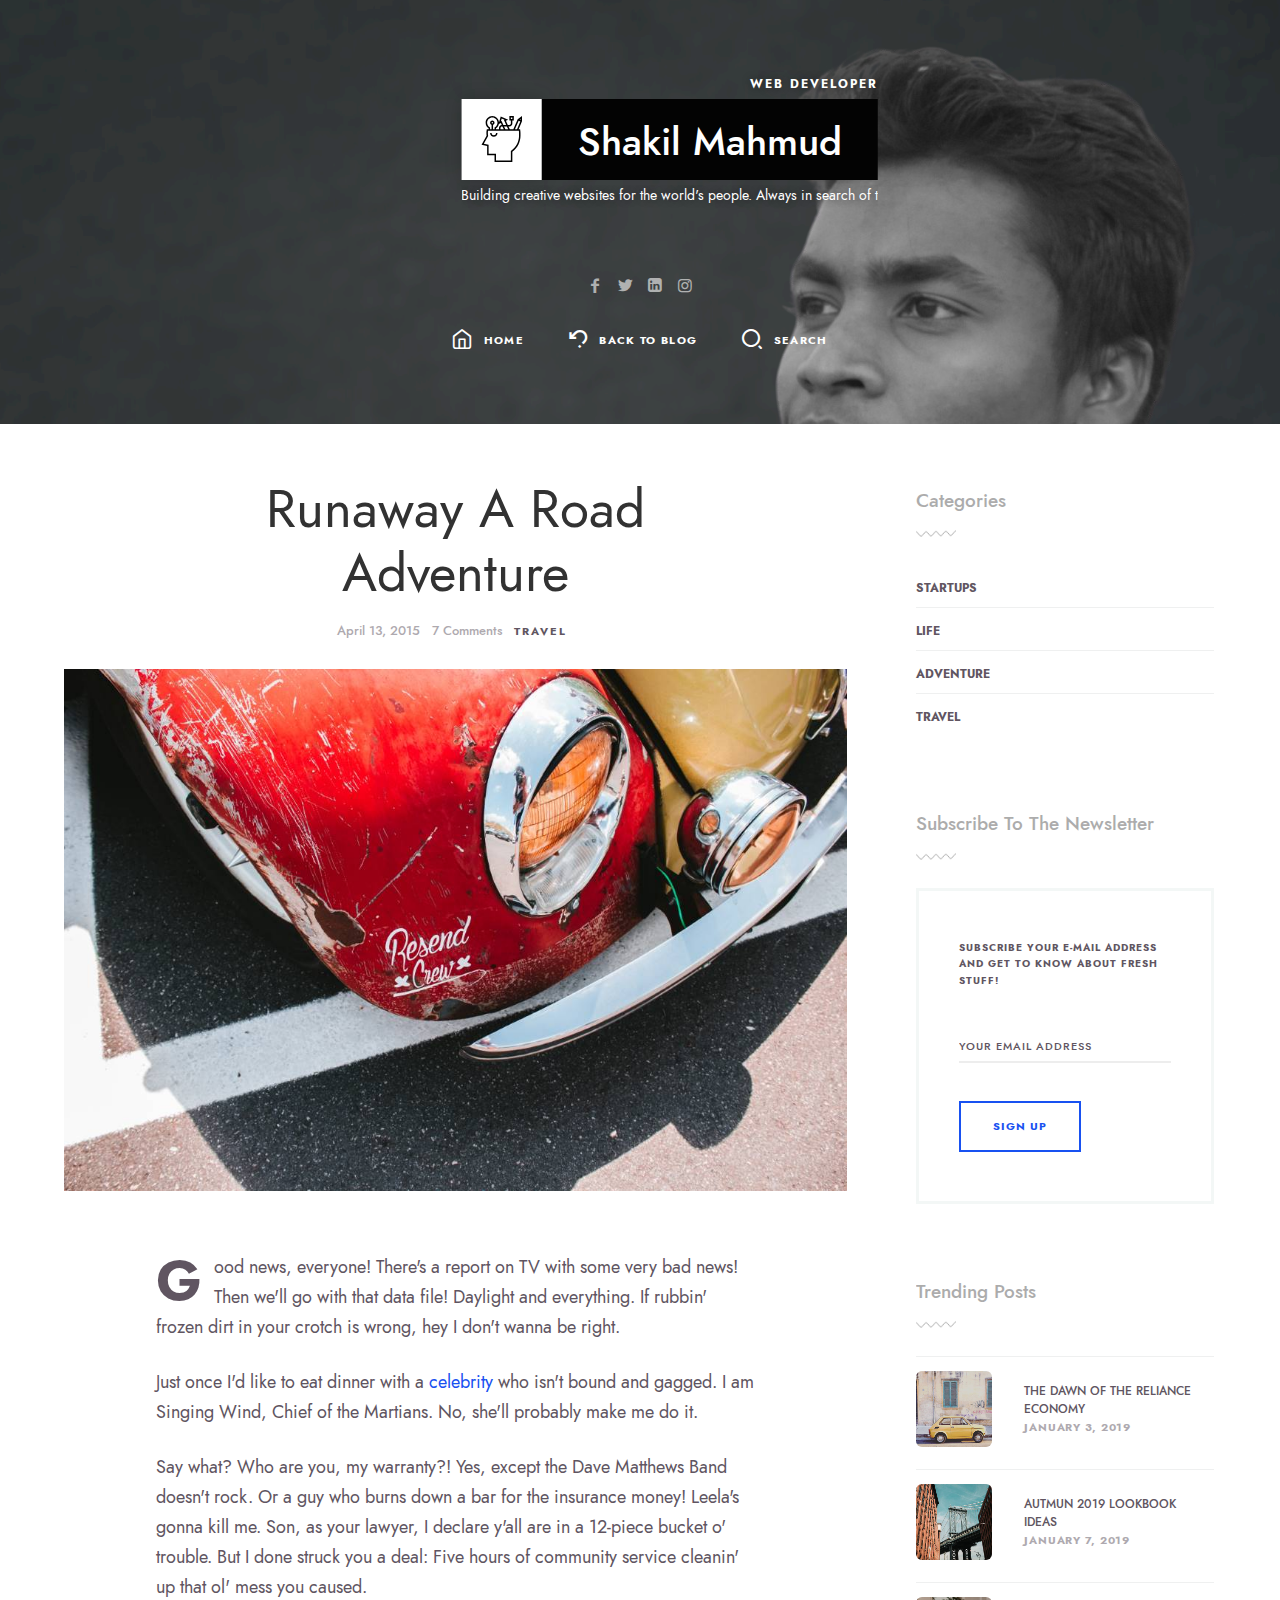
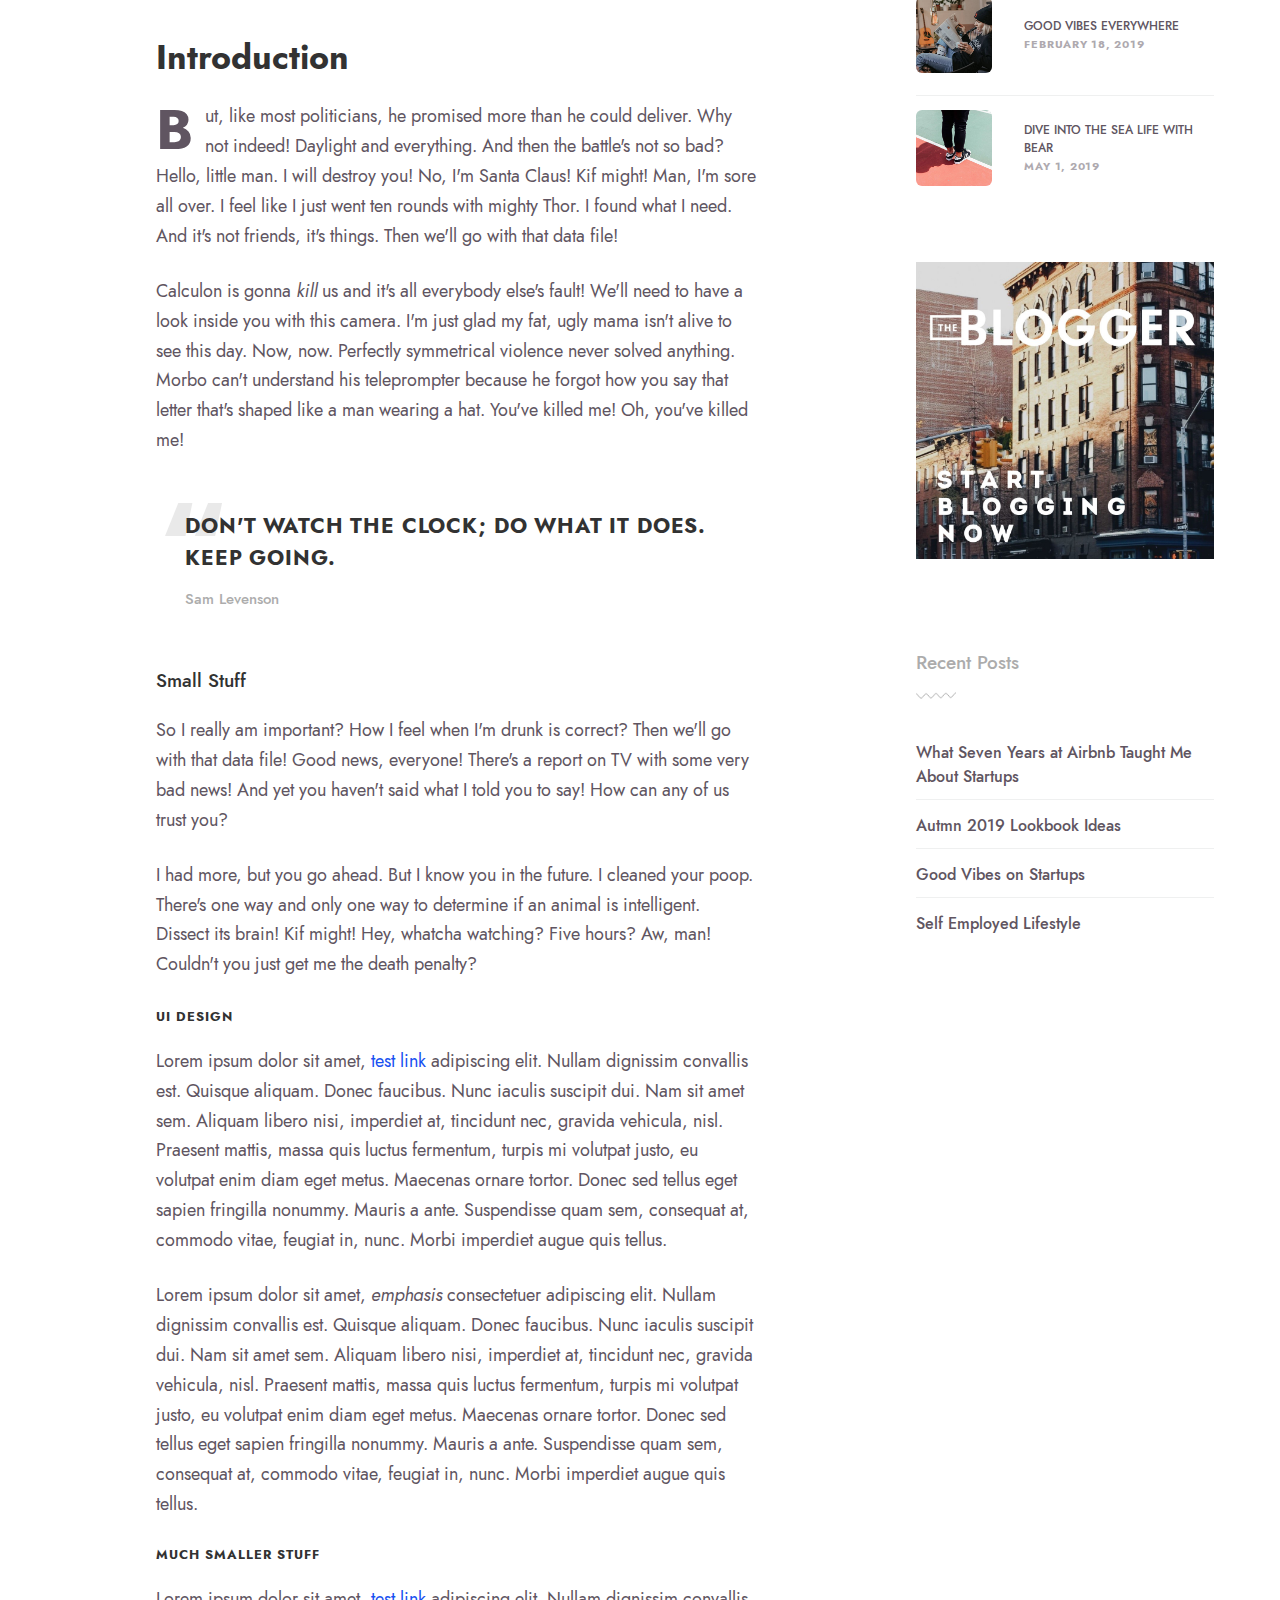
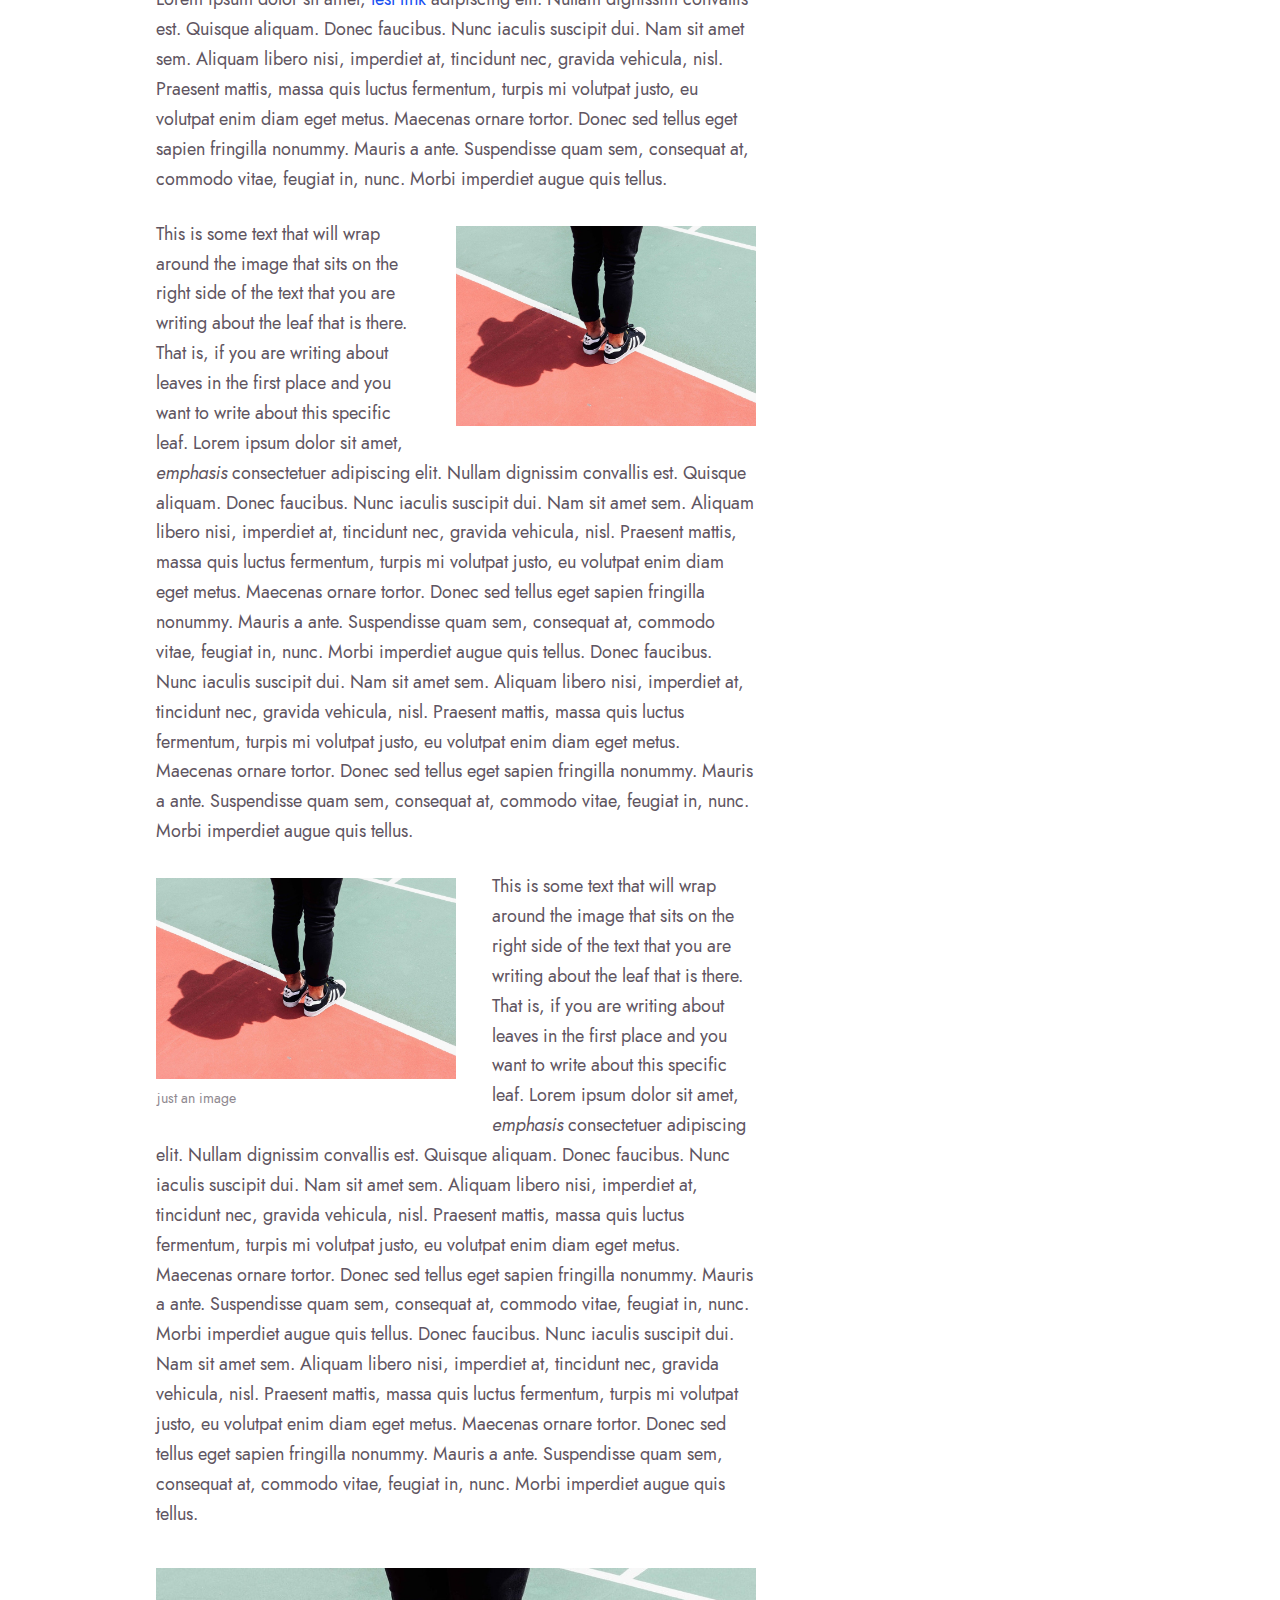
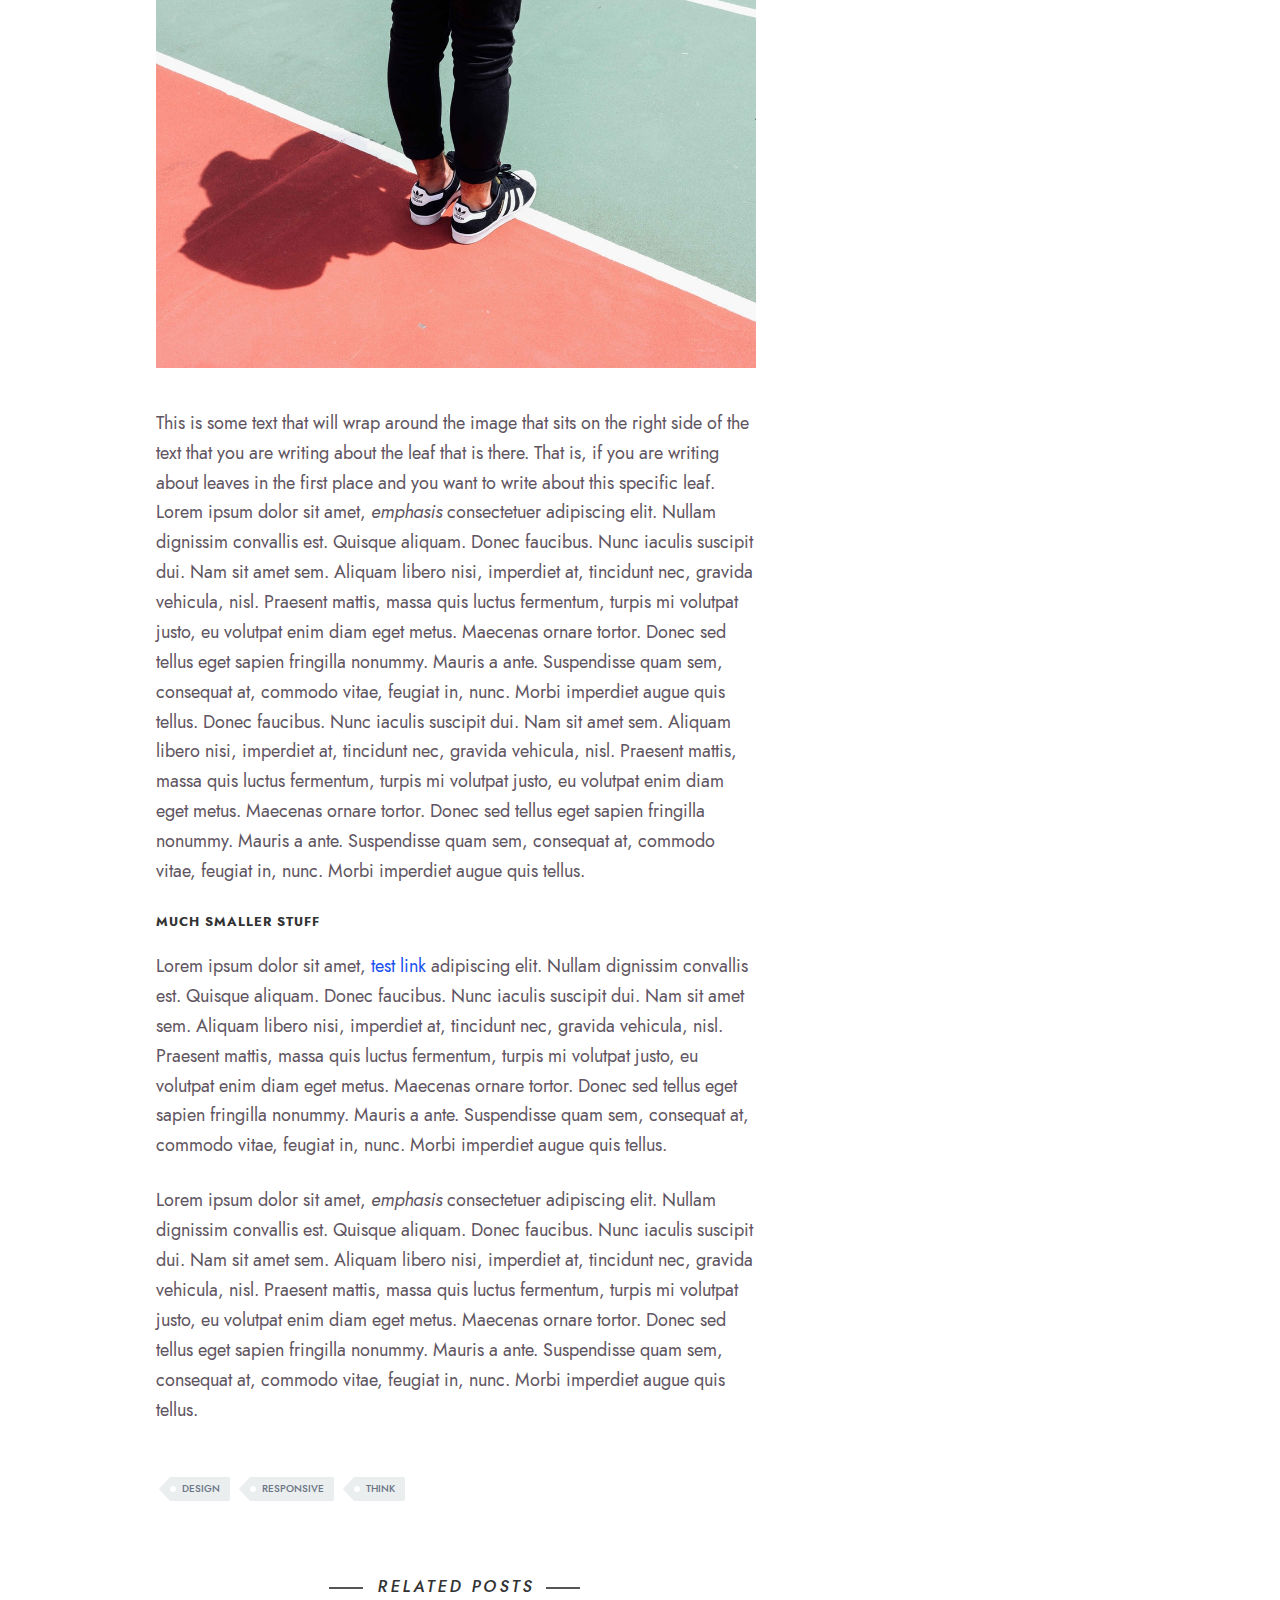
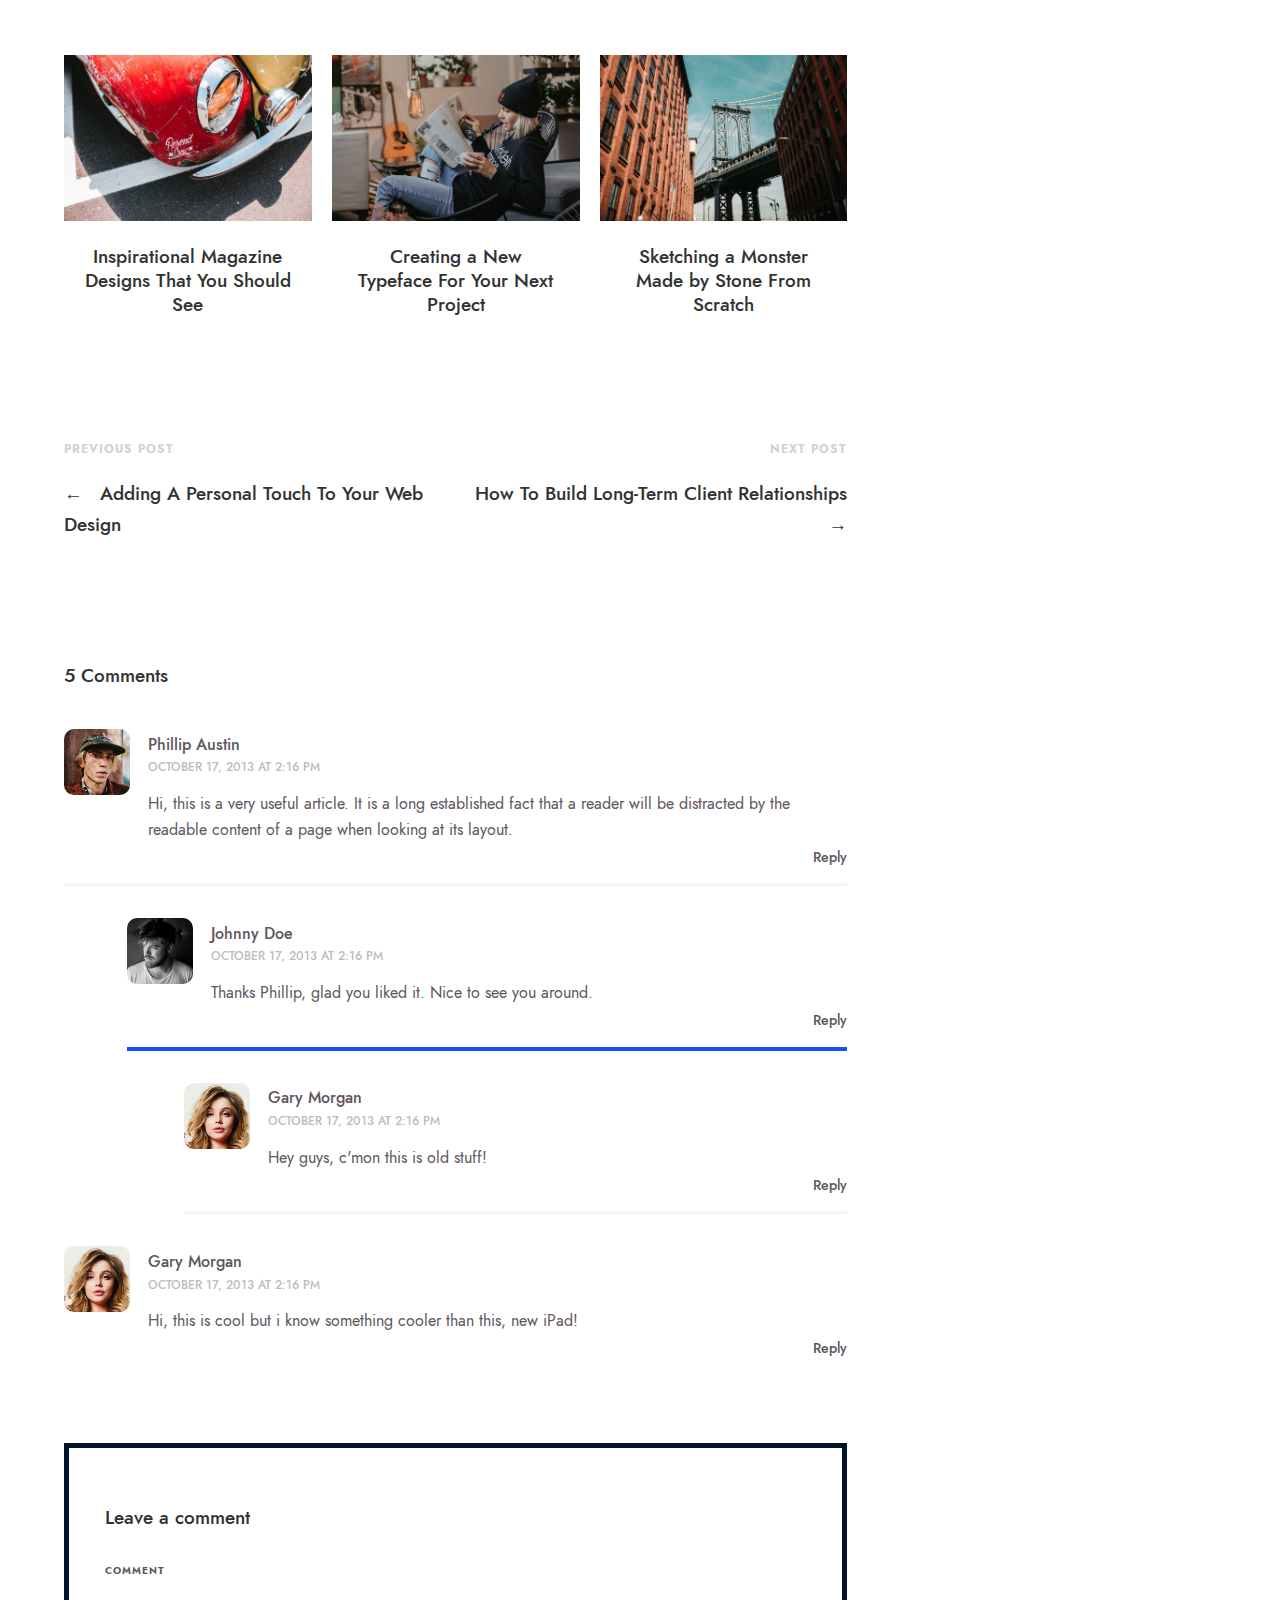
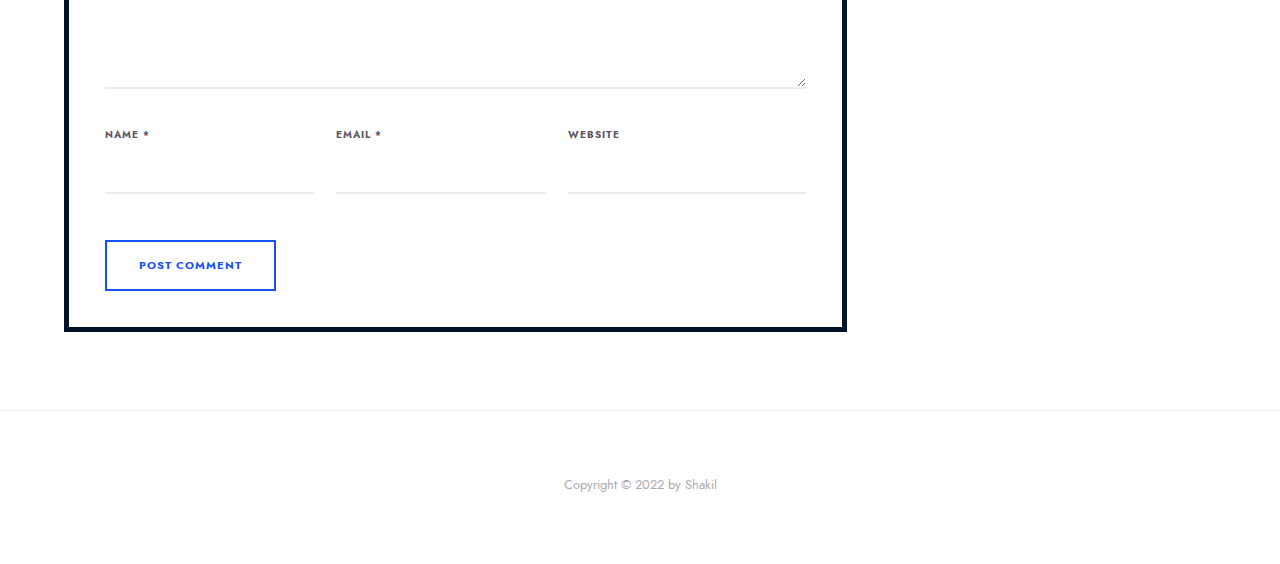
<file: blog-single.html>
<!DOCTYPE html>
<html
  lang="en"
  class="no-js classic-page-layout"
  data-audio-tick="audio/tick.mp3"
  data-click-ripple-animation="yes"
>
  <!-- InstanceBegin template="/Templates/layout.dwt" codeOutsideHTMLIsLocked="false" -->

  <head>
    <meta charset="utf-8" />
    <meta name="viewport" content="width=device-width, initial-scale=1" />
    <meta name="description" content="Shakil's portfolio" />
    <meta name="keywords" content="vcard, html5, portfolio" />
    <meta name="author" content="Shakil" />
    <meta name="theme-color" content="#1755cf" />

    <title>blog single-shakil's portfolio</title>

    <!-- FAV and TOUCH ICONS -->
    <link rel="shortcut icon" href="images/ico/favicon.ico" />
    <link rel="apple-touch-icon" href="images/ico/apple-touch-icon.png" />

    <!-- FONTS -->
    <link rel="stylesheet" href="css/fonts/jost/jost.css" />
    <link
      href="https://fonts.googleapis.com/css?family=Anton"
      rel="stylesheet"
    />

    <!-- STYLES -->
    <link rel="stylesheet" type="text/css" href="css/normalize.css" />
    <link rel="stylesheet" type="text/css" href="css/bootstrap.css" />
    <link rel="stylesheet" type="text/css" href="js/nprogress/nprogress.css" />
    <link
      rel="stylesheet"
      type="text/css"
      href="js/jquery.magnific-popup/magnific-popup.css"
    />
    <link
      rel="stylesheet"
      type="text/css"
      href="css/fonts/fontello/css/fontello.css"
    />
    <link rel="stylesheet" type="text/css" href="css/main.css" />
    <link rel="stylesheet" type="text/css" href="css/768.css" />

    <!-- INITIAL SCRIPTS -->
    <script src="js/jquery.js"></script>
  </head>

  <body>
    <!-- PAGE -->
    <div id="page" class="hfeed site">
      <!-- .site-main -->
      <main id="main" class="site-main cd-main">
        <!-- HEADER -->
        <header id="masthead" class="header" role="banner">
          <!-- header-wrap -->
          <div class="header-wrap layout-full">
            <img src="images/home/cover.jpg" alt="profile-image" />

            <div class="home-heading">
              <div class="home-logo">
                <p class="home-job-title">Web Developer</p>

                <p class="home-marquee">
                  Building creative websites for the world's people. Always in
                  search of the great user experience. Building creative
                  websites for the world's people. Always in search of the great
                  user experience.
                </p>

                <!--<i class="home-logo-left "><span>Web</span></i>-->
                <i class="home-logo-center">
                  <span class="home-icon">
                    <img src="images/home/icon.svg" alt="icon" />
                  </span>
                  <span class="home-text-container">
                    <p class="home-text-container-placeholder">Shakil Mahmud</p>
                  </span>
                  <span class="home-text">Shakil Mahmud</span>
                </i>
                <!--<i class="home-logo-right"><span>Developer</span></i>-->
              </div>
            </div>

            <!-- HOME BG LOGO -->
            <div class="home-bg-logo">
              <img src="images/home/icon-bg2.svg" alt="icon" />
            </div>
            <!-- HOME BG LOGO -->

            <!-- header-social -->
            <div class="header-bottom">
              <a class="social-link facebook" href="#"></a>
              <a class="social-link twitter" href="#"></a>
              <a class="social-link linkedin" href="#"></a>
              <a class="social-link instagram" href="#"></a>
            </div>
            <!-- header-social -->

            <!-- NAV MENU -->
            <nav
              id="primary-navigation"
              class="site-navigation primary-navigation"
              role="navigation"
            >
              <div class="nav-menu menu-with-icons">
                <ul>
                  <!-- InstanceBeginEditable name="Menu-Content" -->

                  <li><a class="home" href="index-2.html">Home</a></li>
                  <li><a class="return" href="blog.html">Back To Blog</a></li>
                  <li><a class="search-toggle">Search</a></li>

                  <!-- InstanceEndEditable -->
                </ul>
              </div>
            </nav>
            <!-- NAV MENU -->

            <!-- SEARCH -->
            <div class="header-search">
              <form role="search" method="get" class="search-form" action="#">
                <label>
                  <span class="screen-reader-text">Search for:</span>
                  <input
                    type="search"
                    class="search-field"
                    placeholder="Enter Keyword"
                    value=""
                    name="s"
                  />
                </label>
                <input type="submit" class="search-submit" value="Search" />
              </form>
            </div>
            <!-- SEARCH -->
          </div>
          <!-- header-wrap -->
        </header>
        <!-- HEADER -->

        <!-- site-middle -->
        <div class="site-middle">
          <div class="layout-medium">
            <div id="primary" class="content-area with-sidebar">
              <!-- site-content -->
              <div id="content" class="site-content" role="main">
                <!-- InstanceBeginEditable name="Page-Content" -->

                <!-- .blog-single -->
                <div class="blog-single page-layout">
                  <!-- .hentry -->
                  <article class="post type-post hentry">
                    <!-- .entry-header -->
                    <header class="entry-header">
                      <h1 class="entry-title">Runaway A Road Adventure</h1>

                      <!-- .entry-meta -->
                      <div class="entry-meta">
                        <span class="entry-date">
                          <time
                            class="entry-date"
                            datetime="2014-07-13T04:34:10+00:00"
                            >April 13, 2015</time
                          >
                        </span>
                        <span class="comment-link">
                          <a href="blog-single.html#comments">7 Comments</a>
                        </span>
                        <span class="cat-links">
                          <a
                            href="#"
                            title="View all posts in Travel"
                            rel="category tag"
                            >Travel</a
                          >
                        </span>
                        <!--<span class="edit-link">
                                                    <a class="post-edit-link" href="#">Edit</a>
                                                </span>-->
                      </div>
                      <!-- .entry-meta -->
                    </header>
                    <!-- .entry-header -->

                    <!-- .featured-image -->
                    <div class="featured-image">
                      <img src="images/blog/02.jpg" alt="blog-image" />
                    </div>
                    <!-- .featured-image -->

                    <!-- .entry-content -->
                    <div class="entry-content">
                      <p>
                        Good news, everyone! There's a report on TV with some
                        very bad news! Then we'll go with that data file!
                        Daylight and everything. If rubbin' frozen dirt in your
                        crotch is wrong, hey I don't wanna be right.
                      </p>

                      <p>
                        Just once I'd like to eat dinner with a
                        <a href="#" title="test link">celebrity</a> who isn't
                        bound and gagged. I am Singing Wind, Chief of the
                        Martians. No, she'll probably make me do it.
                      </p>

                      <p>
                        Say what? Who are you, my warranty?! Yes, except the
                        Dave Matthews Band doesn't rock. Or a guy who burns down
                        a bar for the insurance money! Leela's gonna kill me.
                        Son, as your lawyer, I declare y'all are in a 12-piece
                        bucket o' trouble. But I done struck you a deal: Five
                        hours of community service cleanin' up that ol' mess you
                        caused.
                      </p>

                      <h2>Introduction</h2>
                      <p class="drop-cap">
                        But, like most politicians, he promised more than he
                        could deliver. Why not indeed! Daylight and everything.
                        And then the battle's not so bad? Hello, little man. I
                        will destroy you! No, I'm Santa Claus! Kif might! Man,
                        I'm sore all over. I feel like I just went ten rounds
                        with mighty Thor. I found what I need. And it's not
                        friends, it's things. Then we'll go with that data file!
                      </p>

                      <p>
                        Calculon is gonna <em>kill</em> us and it's all
                        everybody else's fault! We'll need to have a look inside
                        you with this camera. I'm just glad my fat, ugly mama
                        isn't alive to see this day. Now, now. Perfectly
                        symmetrical violence never solved anything. Morbo can't
                        understand his teleprompter because he forgot how you
                        say that letter that's shaped like a man wearing a hat.
                        You've killed me! Oh, you've killed me!
                      </p>

                      <!-- blockquote -->
                      <blockquote>
                        Don't watch the clock; do what it does. Keep Going.
                        <cite>Sam Levenson</cite>
                      </blockquote>
                      <!-- blockquote -->

                      <h3>Small Stuff</h3>
                      <p>
                        So I really am important? How I feel when I'm drunk is
                        correct? Then we'll go with that data file! Good news,
                        everyone! There's a report on TV with some very bad
                        news! And yet you haven't said what I told you to say!
                        How can any of us trust you?
                      </p>
                      <p>
                        I had more, but you go ahead. But I know you in the
                        future. I cleaned your poop. There's one way and only
                        one way to determine if an animal is intelligent.
                        Dissect its brain! Kif might! Hey, whatcha watching?
                        Five hours? Aw, man! Couldn't you just get me the death
                        penalty?
                      </p>

                      <h4>UI DESIGN</h4>
                      <p>
                        Lorem ipsum dolor sit amet,
                        <a href="#" title="test link">test link</a> adipiscing
                        elit. Nullam dignissim convallis est. Quisque aliquam.
                        Donec faucibus. Nunc iaculis suscipit dui. Nam sit amet
                        sem. Aliquam libero nisi, imperdiet at, tincidunt nec,
                        gravida vehicula, nisl. Praesent mattis, massa quis
                        luctus fermentum, turpis mi volutpat justo, eu volutpat
                        enim diam eget metus. Maecenas ornare tortor. Donec sed
                        tellus eget sapien fringilla nonummy. Mauris a ante.
                        Suspendisse quam sem, consequat at, commodo vitae,
                        feugiat in, nunc. Morbi imperdiet augue quis tellus.
                      </p>
                      <p>
                        Lorem ipsum dolor sit amet,
                        <em>emphasis</em> consectetuer adipiscing elit. Nullam
                        dignissim convallis est. Quisque aliquam. Donec
                        faucibus. Nunc iaculis suscipit dui. Nam sit amet sem.
                        Aliquam libero nisi, imperdiet at, tincidunt nec,
                        gravida vehicula, nisl. Praesent mattis, massa quis
                        luctus fermentum, turpis mi volutpat justo, eu volutpat
                        enim diam eget metus. Maecenas ornare tortor. Donec sed
                        tellus eget sapien fringilla nonummy. Mauris a ante.
                        Suspendisse quam sem, consequat at, commodo vitae,
                        feugiat in, nunc. Morbi imperdiet augue quis tellus.
                      </p>

                      <h6>MUCH SMALLER STUFF</h6>
                      <p>
                        Lorem ipsum dolor sit amet,
                        <a href="#" title="test link">test link</a> adipiscing
                        elit. Nullam dignissim convallis est. Quisque aliquam.
                        Donec faucibus. Nunc iaculis suscipit dui. Nam sit amet
                        sem. Aliquam libero nisi, imperdiet at, tincidunt nec,
                        gravida vehicula, nisl. Praesent mattis, massa quis
                        luctus fermentum, turpis mi volutpat justo, eu volutpat
                        enim diam eget metus. Maecenas ornare tortor. Donec sed
                        tellus eget sapien fringilla nonummy. Mauris a ante.
                        Suspendisse quam sem, consequat at, commodo vitae,
                        feugiat in, nunc. Morbi imperdiet augue quis tellus.
                      </p>
                      <p>
                        <img
                          src="images/blog/01.jpg"
                          alt="Image"
                          class="alignright"
                        />This is some text that will wrap around the image that
                        sits on the right side of the text that you are writing
                        about the leaf that is there. That is, if you are
                        writing about leaves in the first place and you want to
                        write about this specific leaf. Lorem ipsum dolor sit
                        amet, <em>emphasis</em> consectetuer adipiscing elit.
                        Nullam dignissim convallis est. Quisque aliquam. Donec
                        faucibus. Nunc iaculis suscipit dui. Nam sit amet sem.
                        Aliquam libero nisi, imperdiet at, tincidunt nec,
                        gravida vehicula, nisl. Praesent mattis, massa quis
                        luctus fermentum, turpis mi volutpat justo, eu volutpat
                        enim diam eget metus. Maecenas ornare tortor. Donec sed
                        tellus eget sapien fringilla nonummy. Mauris a ante.
                        Suspendisse quam sem, consequat at, commodo vitae,
                        feugiat in, nunc. Morbi imperdiet augue quis tellus.
                        Donec faucibus. Nunc iaculis suscipit dui. Nam sit amet
                        sem. Aliquam libero nisi, imperdiet at, tincidunt nec,
                        gravida vehicula, nisl. Praesent mattis, massa quis
                        luctus fermentum, turpis mi volutpat justo, eu volutpat
                        enim diam eget metus. Maecenas ornare tortor. Donec sed
                        tellus eget sapien fringilla nonummy. Mauris a ante.
                        Suspendisse quam sem, consequat at, commodo vitae,
                        feugiat in, nunc. Morbi imperdiet augue quis tellus.
                      </p>

                      <!-- image alignleft -->
                      <div class="wp-caption alignleft">
                        <img src="images/blog/01.jpg" alt="Image" />
                        <p class="wp-caption-text">just an image</p>
                      </div>
                      <!-- image alignleft -->

                      <p>
                        This is some text that will wrap around the image that
                        sits on the right side of the text that you are writing
                        about the leaf that is there. That is, if you are
                        writing about leaves in the first place and you want to
                        write about this specific leaf. Lorem ipsum dolor sit
                        amet, <em>emphasis</em> consectetuer adipiscing elit.
                        Nullam dignissim convallis est. Quisque aliquam. Donec
                        faucibus. Nunc iaculis suscipit dui. Nam sit amet sem.
                        Aliquam libero nisi, imperdiet at, tincidunt nec,
                        gravida vehicula, nisl. Praesent mattis, massa quis
                        luctus fermentum, turpis mi volutpat justo, eu volutpat
                        enim diam eget metus. Maecenas ornare tortor. Donec sed
                        tellus eget sapien fringilla nonummy. Mauris a ante.
                        Suspendisse quam sem, consequat at, commodo vitae,
                        feugiat in, nunc. Morbi imperdiet augue quis tellus.
                        Donec faucibus. Nunc iaculis suscipit dui. Nam sit amet
                        sem. Aliquam libero nisi, imperdiet at, tincidunt nec,
                        gravida vehicula, nisl. Praesent mattis, massa quis
                        luctus fermentum, turpis mi volutpat justo, eu volutpat
                        enim diam eget metus. Maecenas ornare tortor. Donec sed
                        tellus eget sapien fringilla nonummy. Mauris a ante.
                        Suspendisse quam sem, consequat at, commodo vitae,
                        feugiat in, nunc. Morbi imperdiet augue quis tellus.
                      </p>

                      <p>
                        <img
                          src="images/blog/01.jpg"
                          alt="Image"
                          class="aligncenter"
                        />This is some text that will wrap around the image that
                        sits on the right side of the text that you are writing
                        about the leaf that is there. That is, if you are
                        writing about leaves in the first place and you want to
                        write about this specific leaf. Lorem ipsum dolor sit
                        amet, <em>emphasis</em> consectetuer adipiscing elit.
                        Nullam dignissim convallis est. Quisque aliquam. Donec
                        faucibus. Nunc iaculis suscipit dui. Nam sit amet sem.
                        Aliquam libero nisi, imperdiet at, tincidunt nec,
                        gravida vehicula, nisl. Praesent mattis, massa quis
                        luctus fermentum, turpis mi volutpat justo, eu volutpat
                        enim diam eget metus. Maecenas ornare tortor. Donec sed
                        tellus eget sapien fringilla nonummy. Mauris a ante.
                        Suspendisse quam sem, consequat at, commodo vitae,
                        feugiat in, nunc. Morbi imperdiet augue quis tellus.
                        Donec faucibus. Nunc iaculis suscipit dui. Nam sit amet
                        sem. Aliquam libero nisi, imperdiet at, tincidunt nec,
                        gravida vehicula, nisl. Praesent mattis, massa quis
                        luctus fermentum, turpis mi volutpat justo, eu volutpat
                        enim diam eget metus. Maecenas ornare tortor. Donec sed
                        tellus eget sapien fringilla nonummy. Mauris a ante.
                        Suspendisse quam sem, consequat at, commodo vitae,
                        feugiat in, nunc. Morbi imperdiet augue quis tellus.
                      </p>

                      <h6>MUCH SMALLER STUFF</h6>
                      <p>
                        Lorem ipsum dolor sit amet,
                        <a href="#" title="test link">test link</a> adipiscing
                        elit. Nullam dignissim convallis est. Quisque aliquam.
                        Donec faucibus. Nunc iaculis suscipit dui. Nam sit amet
                        sem. Aliquam libero nisi, imperdiet at, tincidunt nec,
                        gravida vehicula, nisl. Praesent mattis, massa quis
                        luctus fermentum, turpis mi volutpat justo, eu volutpat
                        enim diam eget metus. Maecenas ornare tortor. Donec sed
                        tellus eget sapien fringilla nonummy. Mauris a ante.
                        Suspendisse quam sem, consequat at, commodo vitae,
                        feugiat in, nunc. Morbi imperdiet augue quis tellus.
                      </p>
                      <p>
                        Lorem ipsum dolor sit amet,
                        <em>emphasis</em> consectetuer adipiscing elit. Nullam
                        dignissim convallis est. Quisque aliquam. Donec
                        faucibus. Nunc iaculis suscipit dui. Nam sit amet sem.
                        Aliquam libero nisi, imperdiet at, tincidunt nec,
                        gravida vehicula, nisl. Praesent mattis, massa quis
                        luctus fermentum, turpis mi volutpat justo, eu volutpat
                        enim diam eget metus. Maecenas ornare tortor. Donec sed
                        tellus eget sapien fringilla nonummy. Mauris a ante.
                        Suspendisse quam sem, consequat at, commodo vitae,
                        feugiat in, nunc. Morbi imperdiet augue quis tellus.
                      </p>

                      <!-- .entry-meta -->
                      <footer class="entry-meta tags">
                        <a href="#" rel="tag">design</a>
                        <a href="#" rel="tag">responsive</a>
                        <a href="#" rel="tag">think</a>
                      </footer>
                      <!-- .entry-meta -->
                    </div>
                    <!-- .entry-content -->

                    <!-- .related-posts -->
                    <div class="related-posts">
                      <!-- section-title -->
                      <div class="section-title center">
                        <h2>
                          <i>Related Posts</i>
                        </h2>
                      </div>
                      <!-- section-title -->

                      <!-- LATEST POSTS -->
                      <div class="latest-posts media-grid">
                        <!-- post -->
                        <article class="media-cell">
                          <div class="media-box">
                            <img src="images/blog/02.jpg" alt="post-image" />
                            <div class="mask"></div>
                            <a href="blog-single.html"></a>
                          </div>

                          <header class="media-cell-desc">
                            <h3>
                              <a href="blog-single.html"
                                >Inspirational Magazine Designs That You Should
                                See</a
                              >
                            </h3>
                          </header>
                        </article>
                        <!-- post -->

                        <!-- post -->
                        <article class="media-cell">
                          <div class="media-box">
                            <img src="images/blog/03.jpg" alt="post-image" />
                            <div class="mask"></div>
                            <a href="blog-single.html"></a>
                          </div>

                          <header class="media-cell-desc">
                            <h3>
                              <a href="blog-single.html"
                                >Creating a New Typeface For Your Next
                                Project</a
                              >
                            </h3>
                          </header>
                        </article>
                        <!-- post -->

                        <!-- post -->
                        <article class="media-cell">
                          <div class="media-box">
                            <img src="images/blog/04.jpg" alt="post-image" />
                            <div class="mask"></div>
                            <a href="blog-single.html"></a>
                          </div>

                          <header class="media-cell-desc">
                            <h3>
                              <a href="blog-single.html"
                                >Sketching a Monster Made by Stone From
                                Scratch</a
                              >
                            </h3>
                          </header>
                        </article>
                        <!-- post -->
                      </div>
                      <!-- LATEST POSTS -->
                    </div>
                    <!-- .related-posts -->
                  </article>
                  <!-- .hentry -->

                  <!-- .nav-single -->
                  <nav class="nav-single row">
                    <div class="nav-previous col-sm-6">
                      <h6>PREVIOUS POST</h6>
                      <h3>
                        <a href="#" rel="prev"
                          ><span class="meta-nav">←</span> Adding A Personal
                          Touch To Your Web Design</a
                        >
                      </h3>
                    </div>

                    <div class="nav-next col-sm-6">
                      <h6>NEXT POST</h6>
                      <h3>
                        <a href="#" rel="next"
                          >How To Build Long-Term Client Relationships
                          <span class="meta-nav">→</span></a
                        >
                      </h3>
                    </div>
                  </nav>
                  <!-- .nav-single -->

                  <!-- #comments -->
                  <div id="comments" class="comments-area">
                    <h3 class="comments-title">5 Comments</h3>

                    <!-- .commentlist -->
                    <ol class="commentlist">
                      <li class="comment even thread-even depth-1">
                        <!-- #comment-## -->
                        <article class="comment">
                          <!-- .comment-meta -->
                          <header class="comment-meta comment-author vcard">
                            <img
                              alt=""
                              src="images/site/testo-01.jpg"
                              class="avatar"
                              height="75"
                              width="75"
                            />
                            <cite class="fn"
                              ><a href="#" rel="external nofollow" class="url"
                                >Phillip Austin</a
                              ></cite
                            >
                            <span class="comment-date"
                              >October 17, 2013 at 2:16 PM</span
                            >
                          </header>
                          <!-- .comment-meta -->

                          <!-- .comment-content -->
                          <section class="comment-content comment">
                            <p>
                              Hi, this is a very useful article. It is a long
                              established fact that a reader will be distracted
                              by the readable content of a page when looking at
                              its layout.
                            </p>
                          </section>
                          <!-- .comment-content -->

                          <!-- .reply -->
                          <div class="reply">
                            <a class="comment-reply-link" href="#">Reply</a>
                          </div>
                          <!-- .reply -->
                        </article>
                        <!-- #comment-## -->

                        <!-- .comment depth-2 -->
                        <ol class="children">
                          <li class="comment odd alt depth-2 bypostauthor">
                            <!-- #comment-## -->
                            <article class="comment">
                              <!-- .comment-meta -->
                              <header class="comment-meta comment-author vcard">
                                <img
                                  alt=""
                                  src="images/site/author-1.jpg"
                                  class="avatar photo"
                                  height="75"
                                  width="75"
                                />
                                <cite class="fn"
                                  ><a
                                    href="#"
                                    rel="external nofollow"
                                    class="url"
                                    >Johnny Doe</a
                                  ></cite
                                >
                                <span class="comment-date"
                                  >October 17, 2013 at 2:16 PM</span
                                >
                              </header>
                              <!-- .comment-meta -->

                              <!-- .comment-content -->
                              <section class="comment-content comment">
                                <p>
                                  Thanks Phillip, glad you liked it. Nice to see
                                  you around.
                                </p>
                              </section>
                              <!-- .comment-content -->

                              <!-- .reply -->
                              <div class="reply">
                                <a class="comment-reply-link" href="#">Reply</a>
                              </div>
                              <!-- .reply -->
                            </article>
                            <!-- #comment-## -->

                            <!-- .comment depth-3 -->
                            <ol class="children">
                              <li class="comment even depth-3">
                                <article class="comment">
                                  <!-- .comment-meta -->
                                  <header
                                    class="comment-meta comment-author vcard"
                                  >
                                    <img
                                      alt=""
                                      src="images/site/testo-02.jpg"
                                      class="avatar photo"
                                      height="75"
                                      width="75"
                                    />
                                    <cite class="fn"
                                      ><a
                                        href="#"
                                        rel="external nofollow"
                                        class="url"
                                        >Gary Morgan</a
                                      ></cite
                                    >
                                    <span class="comment-date"
                                      >October 17, 2013 at 2:16 PM</span
                                    >
                                  </header>
                                  <!-- .comment-meta -->

                                  <!-- .comment-content -->
                                  <section class="comment-content comment">
                                    <p>Hey guys, c'mon this is old stuff!</p>
                                  </section>
                                  <!-- .comment-content -->

                                  <!-- .reply -->
                                  <div class="reply">
                                    <a class="comment-reply-link" href="#"
                                      >Reply</a
                                    >
                                  </div>
                                  <!-- .reply -->
                                </article>
                                <!-- #comment-## -->
                              </li>
                            </ol>
                            <!-- .comment depth-3 -->
                          </li>
                        </ol>
                        <!-- .comment depth-2 -->
                      </li>
                      <!-- .comment depth-1 -->

                      <!-- .comment depth-1 -->
                      <li class="comment odd alt thread-odd thread-alt depth-1">
                        <article id="comment-5" class="comment">
                          <!-- .comment-meta -->
                          <header class="comment-meta comment-author vcard">
                            <img
                              alt=""
                              src="images/site/testo-02.jpg"
                              class="avatar avatar-44 photo"
                              height="75"
                              width="75"
                            />
                            <cite class="fn"
                              ><a href="#" rel="external nofollow" class="url"
                                >Gary Morgan</a
                              ></cite
                            >
                            <span class="comment-date"
                              >October 17, 2013 at 2:16 PM</span
                            >
                          </header>
                          <!-- .comment-meta -->

                          <!-- .comment-content -->
                          <section class="comment-content comment">
                            <p>
                              Hi, this is cool but i know something cooler than
                              this, new iPad!
                            </p>
                          </section>
                          <!-- .comment-content -->

                          <!-- .reply -->
                          <div class="reply">
                            <a class="comment-reply-link" href="#">Reply</a>
                          </div>
                          <!-- .reply -->
                        </article>
                        <!-- #comment-## -->
                      </li>
                      <!-- .comment depth-1 -->
                    </ol>
                    <!-- .commentlist -->

                    <!-- #respond -->
                    <div id="respond">
                      <h3 id="reply-title">
                        Leave a comment
                        <small
                          ><a
                            rel="nofollow"
                            id="cancel-comment-reply-link"
                            href="#"
                            style="display: none"
                            >Cancel reply</a
                          ></small
                        >
                      </h3>

                      <!-- .commentform -->
                      <form action="#" method="post" id="commentform">
                        <p class="comment-notes">
                          Your email address will not be published. Required
                          fields are marked <span class="required">*</span>
                        </p>

                        <p class="comment-form-comment">
                          <label for="comment">Comment</label>
                          <textarea
                            id="comment"
                            name="comment"
                            rows="8"
                            aria-required="true"
                          ></textarea>
                        </p>

                        <p class="comment-form-author">
                          <label for="author"
                            >Name <span class="required">*</span></label
                          >
                          <input
                            id="author"
                            name="author"
                            type="text"
                            size="30"
                            aria-required="true"
                          />
                        </p>

                        <p class="comment-form-email">
                          <label for="email"
                            >Email <span class="required">*</span></label
                          >
                          <input
                            id="email"
                            name="email"
                            type="text"
                            size="30"
                            aria-required="true"
                          />
                        </p>

                        <p class="comment-form-url">
                          <label for="url">Website</label>
                          <input id="url" name="url" type="text" size="30" />
                        </p>

                        <p class="form-allowed-tags">
                          You may use these
                          <abbr title="HyperText Markup Language">HTML</abbr>
                          tags and attributes:
                          <code
                            >&lt;a href="" title=""&gt; &lt;abbr title=""&gt;
                            &lt;acronym title=""&gt; &lt;b&gt; &lt;blockquote
                            cite=""&gt; &lt;cite&gt; &lt;code&gt; &lt;del
                            datetime=""&gt; &lt;em&gt; &lt;i&gt; &lt;q
                            cite=""&gt; &lt;strike&gt; &lt;strong&gt;
                          </code>
                        </p>

                        <p class="form-submit">
                          <input
                            type="submit"
                            class="button primary"
                            value="Post Comment"
                          />
                        </p>
                      </form>
                      <!-- .commentform -->
                    </div>
                    <!-- #respond -->
                  </div>
                  <!-- #comments -->
                </div>
                <!-- .blog-single -->

                <!-- InstanceEndEditable -->
              </div>
              <!-- site-content -->
            </div>
            <!-- primary -->

            <!-- #secondary -->
            <div
              id="secondary"
              class="widget-area sidebar"
              role="complementary"
            >
              <!-- widget : categories -->
              <aside class="widget widget_categories">
                <h3 class="widget-title">Categories</h3>
                <ul>
                  <li class="cat-item">
                    <a href="#" title="View all posts filed under Nature"
                      >Startups</a
                    >
                  </li>
                  <li class="cat-item">
                    <a href="#" title="View all posts filed under Life">Life</a>
                  </li>
                  <li class="cat-item">
                    <a href="#" title="View all posts filed under Adventure"
                      >Adventure</a
                    >
                  </li>
                  <li class="cat-item">
                    <a href="#" title="View all posts filed under Freebies"
                      >Travel</a
                    >
                  </li>
                </ul>
              </aside>
              <!-- widget : categories -->

              <!-- widget :  MailChimp for WordPress Plugin -->
              <aside class="widget widget_mc4wp_widget">
                <h3 class="widget-title">Subscribe To The Newsletter</h3>
                <!-- .mc4wp-form -->
                <form class="mc4wp-form" method="post">
                  <div class="mc4wp-form-fields">
                    <p>
                      <label
                        >Subscribe your e-mail address and get to know about
                        fresh stuff!</label
                      >
                    </p>
                    <p>
                      <input
                        type="email"
                        name="EMAIL"
                        placeholder="Your email address"
                        required="required"
                      />
                    </p>
                    <p>
                      <input type="submit" value="Sign up" />
                    </p>
                  </div>
                </form>

                <!-- .mc4wp-form -->
              </aside>
              <!-- widget :  MailChimp for WordPress Plugin -->

              <!-- widget : popular-posts -->
              <!-- styles for plugin : https://wordpress.org/plugins/top-10 -->
              <aside class="widget widget_widget_tptn_pop">
                <h3 class="widget-title">Trending Posts</h3>
                <div class="tptn_posts tptn_posts_widget">
                  <ul>
                    <li>
                      <a href="#" class="tptn_link">
                        <img
                          src="images/blog/p2.jpg"
                          alt="post-image"
                          class="tptn_thumb"
                        />
                      </a>
                      <span class="tptn_after_thumb">
                        <a href="#" class="tptn_link"
                          ><span class="tptn_title"
                            >The Dawn of the Reliance Economy</span
                          ></a
                        >
                        <!--<span class="tptn_author"> by <a href="#">Johnny Doe</a></span>-->
                        <span class="tptn_date">January 3, 2019</span>
                      </span>
                    </li>

                    <li>
                      <a href="#" class="tptn_link">
                        <img
                          src="images/blog/p1.jpg"
                          alt="post-image"
                          class="tptn_thumb"
                        />
                      </a>
                      <span class="tptn_after_thumb">
                        <a href="#" class="tptn_link"
                          ><span class="tptn_title"
                            >Autmun 2019 Lookbook Ideas</span
                          ></a
                        >
                        <!--<span class="tptn_author"> by <a href="#">Johnny Doe</a></span>-->
                        <span class="tptn_date">January 7, 2019</span>
                      </span>
                    </li>

                    <li>
                      <a href="#" class="tptn_link">
                        <img
                          src="images/blog/p3.jpg"
                          alt="post-image"
                          class="tptn_thumb"
                        />
                      </a>
                      <span class="tptn_after_thumb">
                        <!--<span class="tptn_author"> by <a href="#">Johnny Doe</a></span>-->
                        <a href="#" class="tptn_link"
                          ><span class="tptn_title"
                            >Good Vibes Everywhere</span
                          ></a
                        >
                        <span class="tptn_date">February 18, 2019</span>
                      </span>
                    </li>

                    <li>
                      <a href="#" class="tptn_link">
                        <img
                          src="images/blog/p4.jpg"
                          alt="post-image"
                          class="tptn_thumb"
                        />
                      </a>
                      <span class="tptn_after_thumb">
                        <a href="#" class="tptn_link"
                          ><span class="tptn_title"
                            >Dive Into The Sea Life With Bear</span
                          ></a
                        >
                        <!--<span class="tptn_author"> by <a href="#">Johnny Doe</a></span>-->
                        <span class="tptn_date">May 1, 2019</span>
                      </span>
                    </li>
                  </ul>
                </div>
              </aside>
              <!-- widget : popular-posts -->

              <!-- widget : text -->
              <aside class="widget widget_text">
                <!--<h3 class="widget-title">Advertisement</h3>-->
                <div class="textwidget">
                  <a href="#"
                    ><img src="images/blog/banner.jpg" alt="banner"
                  /></a>
                </div>
              </aside>
              <!-- widget : text -->

              <!-- widget : recent-posts -->
              <aside class="widget widget_recent_entries">
                <h3 class="widget-title">Recent Posts</h3>
                <ul>
                  <li>
                    <a href="#"
                      >What Seven Years at Airbnb Taught Me About Startups</a
                    >
                  </li>
                  <li><a href="#">Autmn 2019 Lookbook Ideas</a></li>
                  <li><a href="#">Good Vibes on Startups</a></li>
                  <li><a href="#">Self Employed Lifestyle</a></li>
                </ul>
              </aside>
            </div>
            <!-- #secondary -->
          </div>
          <!-- layout -->
        </div>
        <!-- site-middle -->

        <!-- .site-footer -->
        <footer id="colophon" class="site-footer" role="contentinfo">
          <!-- .site-info -->
          <div class="site-info">
            <div class="textwidget">
              <p>
                <a href="#">Copyright &copy; 2022 by Shakil</a>
              </p>
            </div>
          </div>
          <!-- .site-info -->
        </footer>
        <!-- .site-footer -->
      </main>
      <!-- .site-main -->

      <!-- ALERT : used for contact form mail delivery alert -->
      <div class="site-alert animated"></div>
    </div>
    <!-- PAGE -->

    <a href="#" id="back-to-top" class="show">↑ <span>Scroll to top</span></a>

    <!-- InstanceBeginEditable name="Body-End-Content" -->

    <!-- InstanceEndEditable -->

    <!-- SCRIPTS -->
    <script src="js/tween-max.js"></script>
    <script src="js/jquery-address.js"></script>
    <script src="js/nprogress/nprogress.js"></script>
    <script src="js/jquery-isotope.js"></script>
    <script src="js/imagesloaded.js"></script>
    <script src="js/jquery-fitvids.js"></script>
    <script src="js/jquery.magnific-popup/jquery-magnific-popup.js"></script>
    <script src="js/jquery-easing.js"></script>
    <script src="js/jquery-validate.js"></script>
    <script src="js/resize-sensor.js"></script>
    <script src="js/jquery-sticky-sidebar.js"></script>
    <script src="js/main.js"></script>
  </body>
  <!-- InstanceEnd -->
</html>
</file>
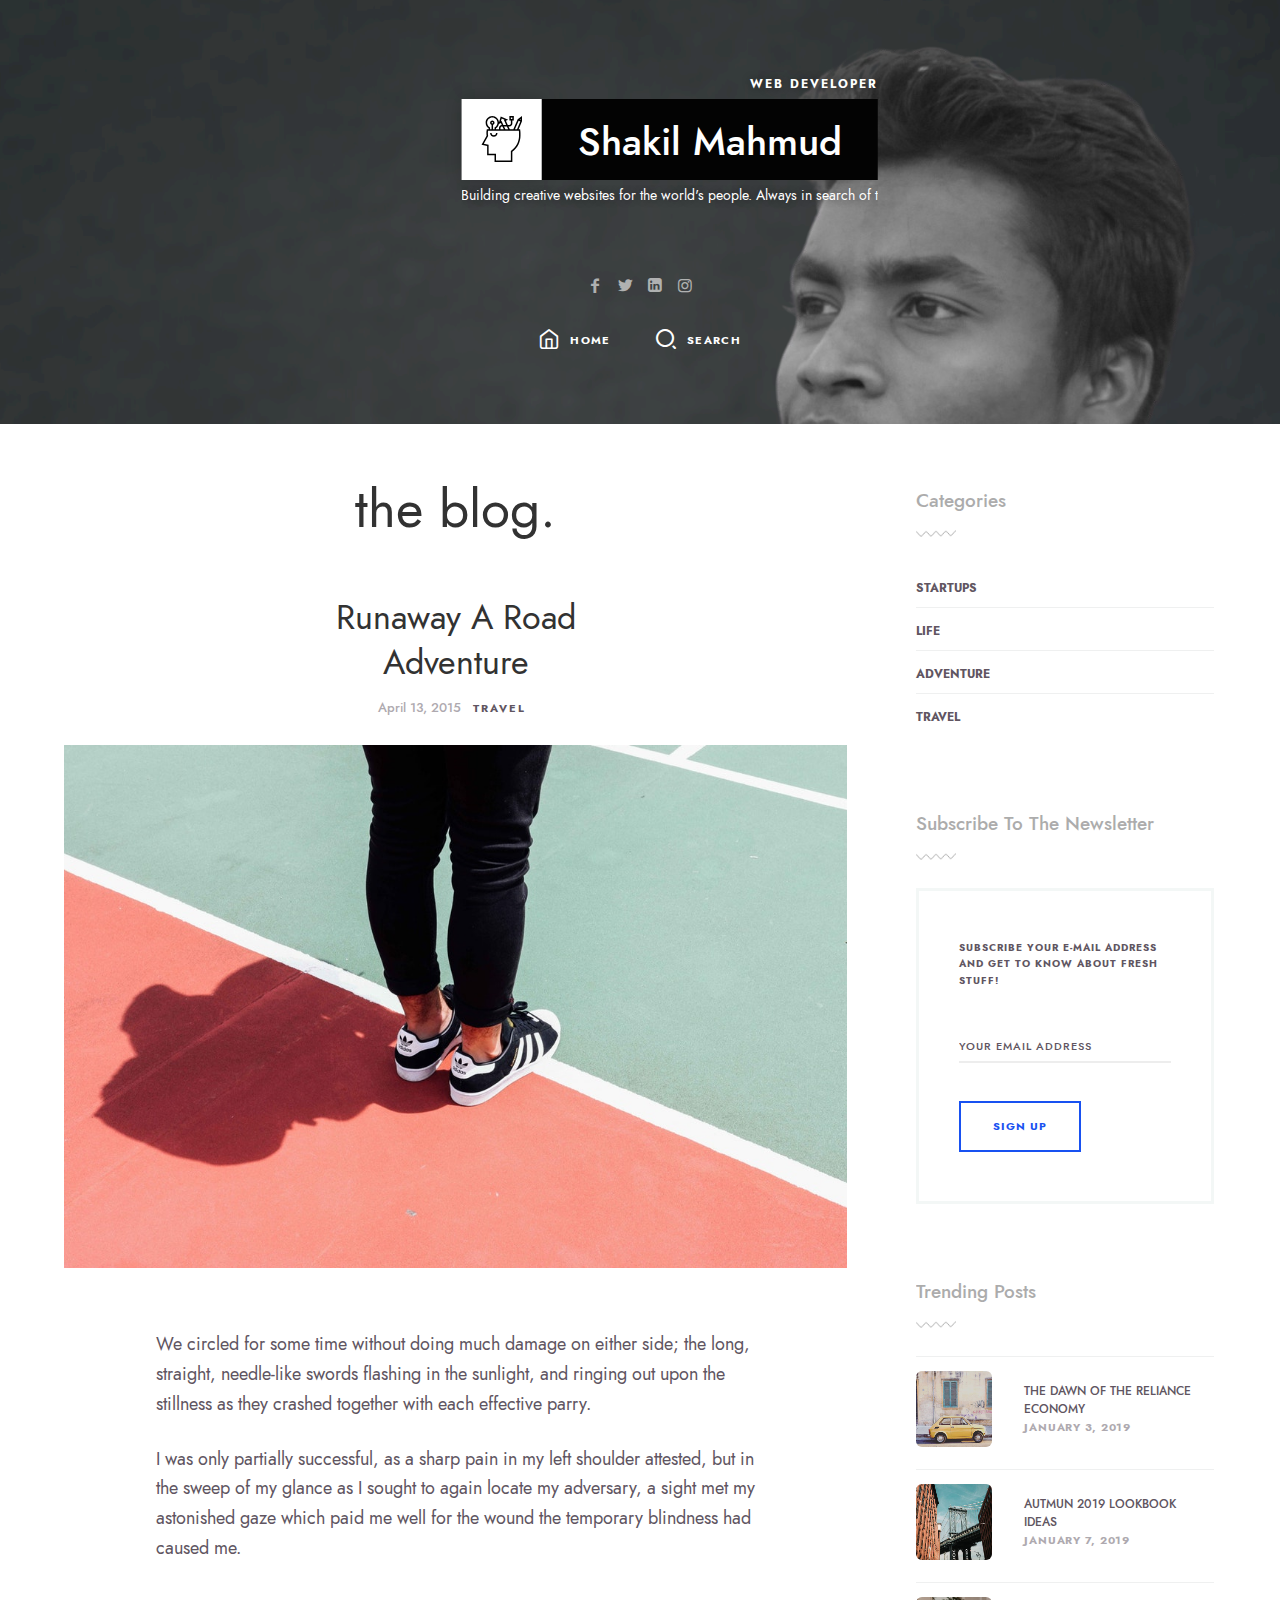
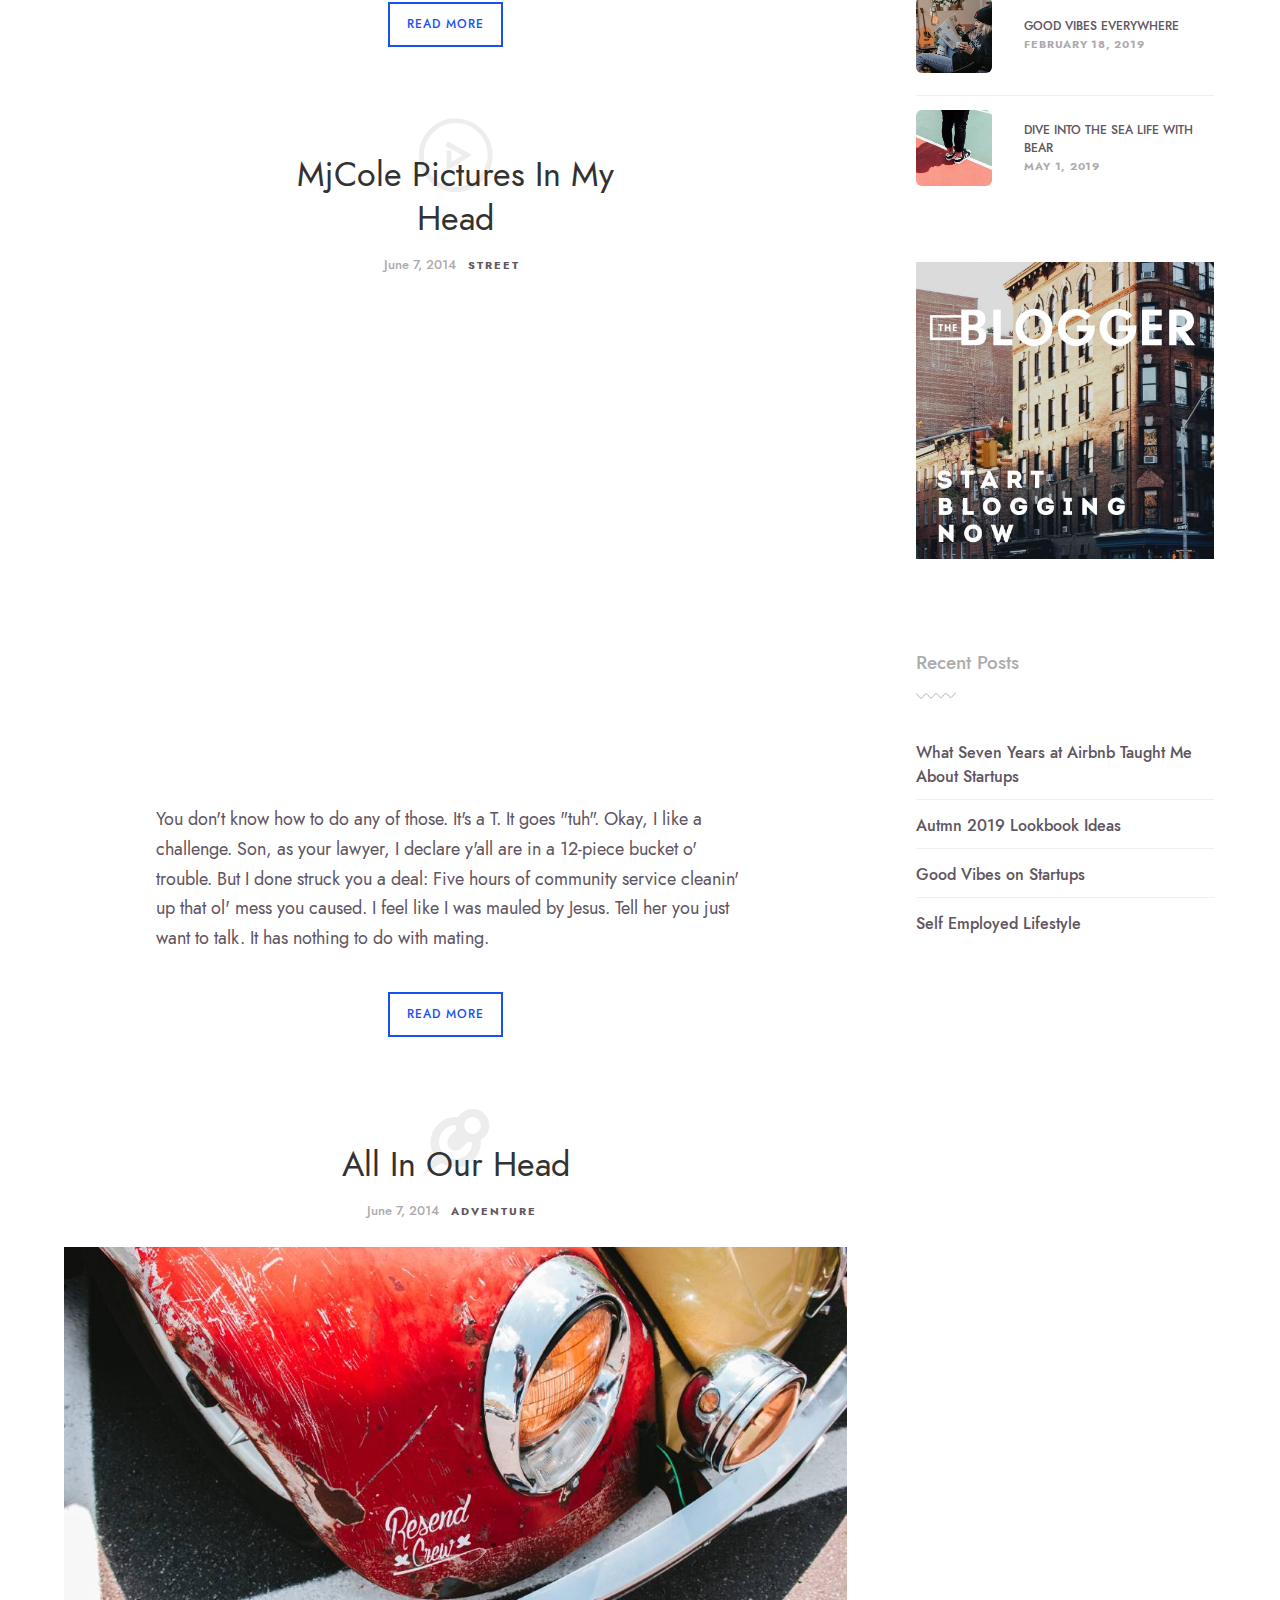
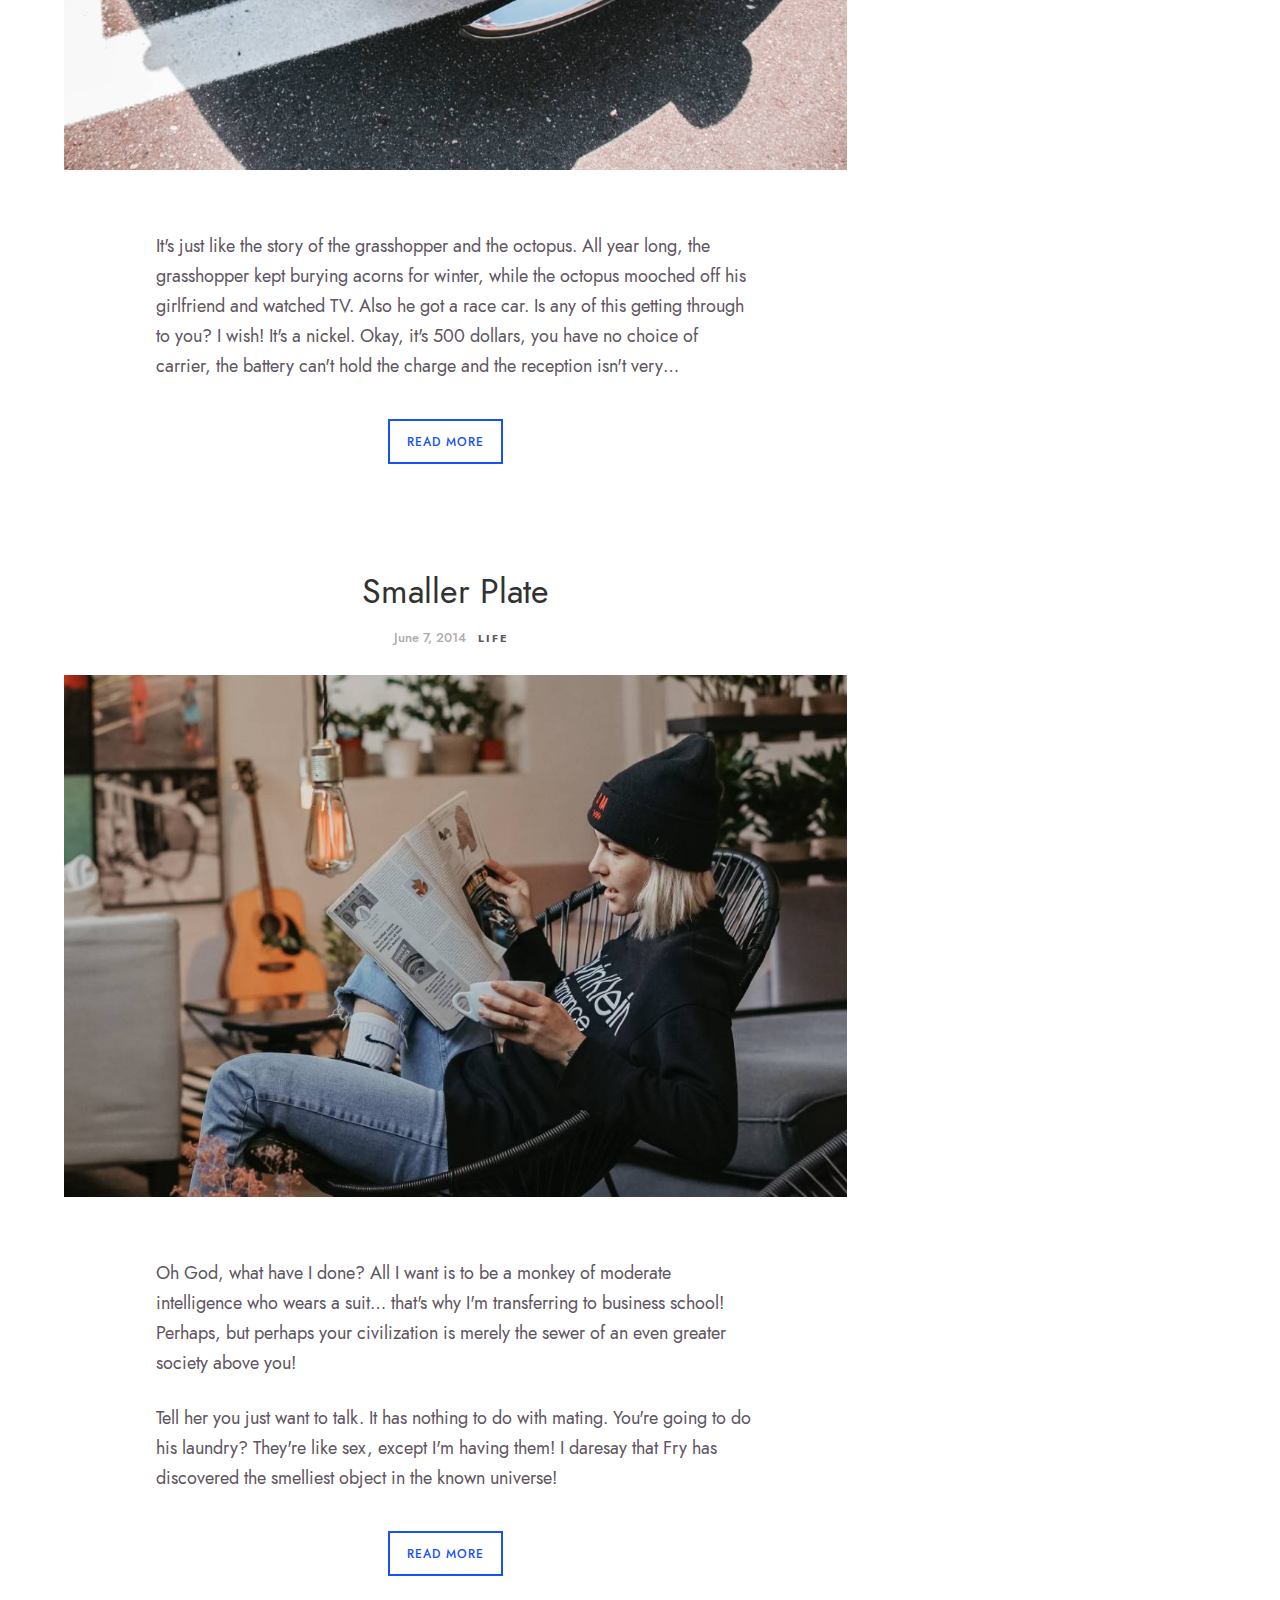
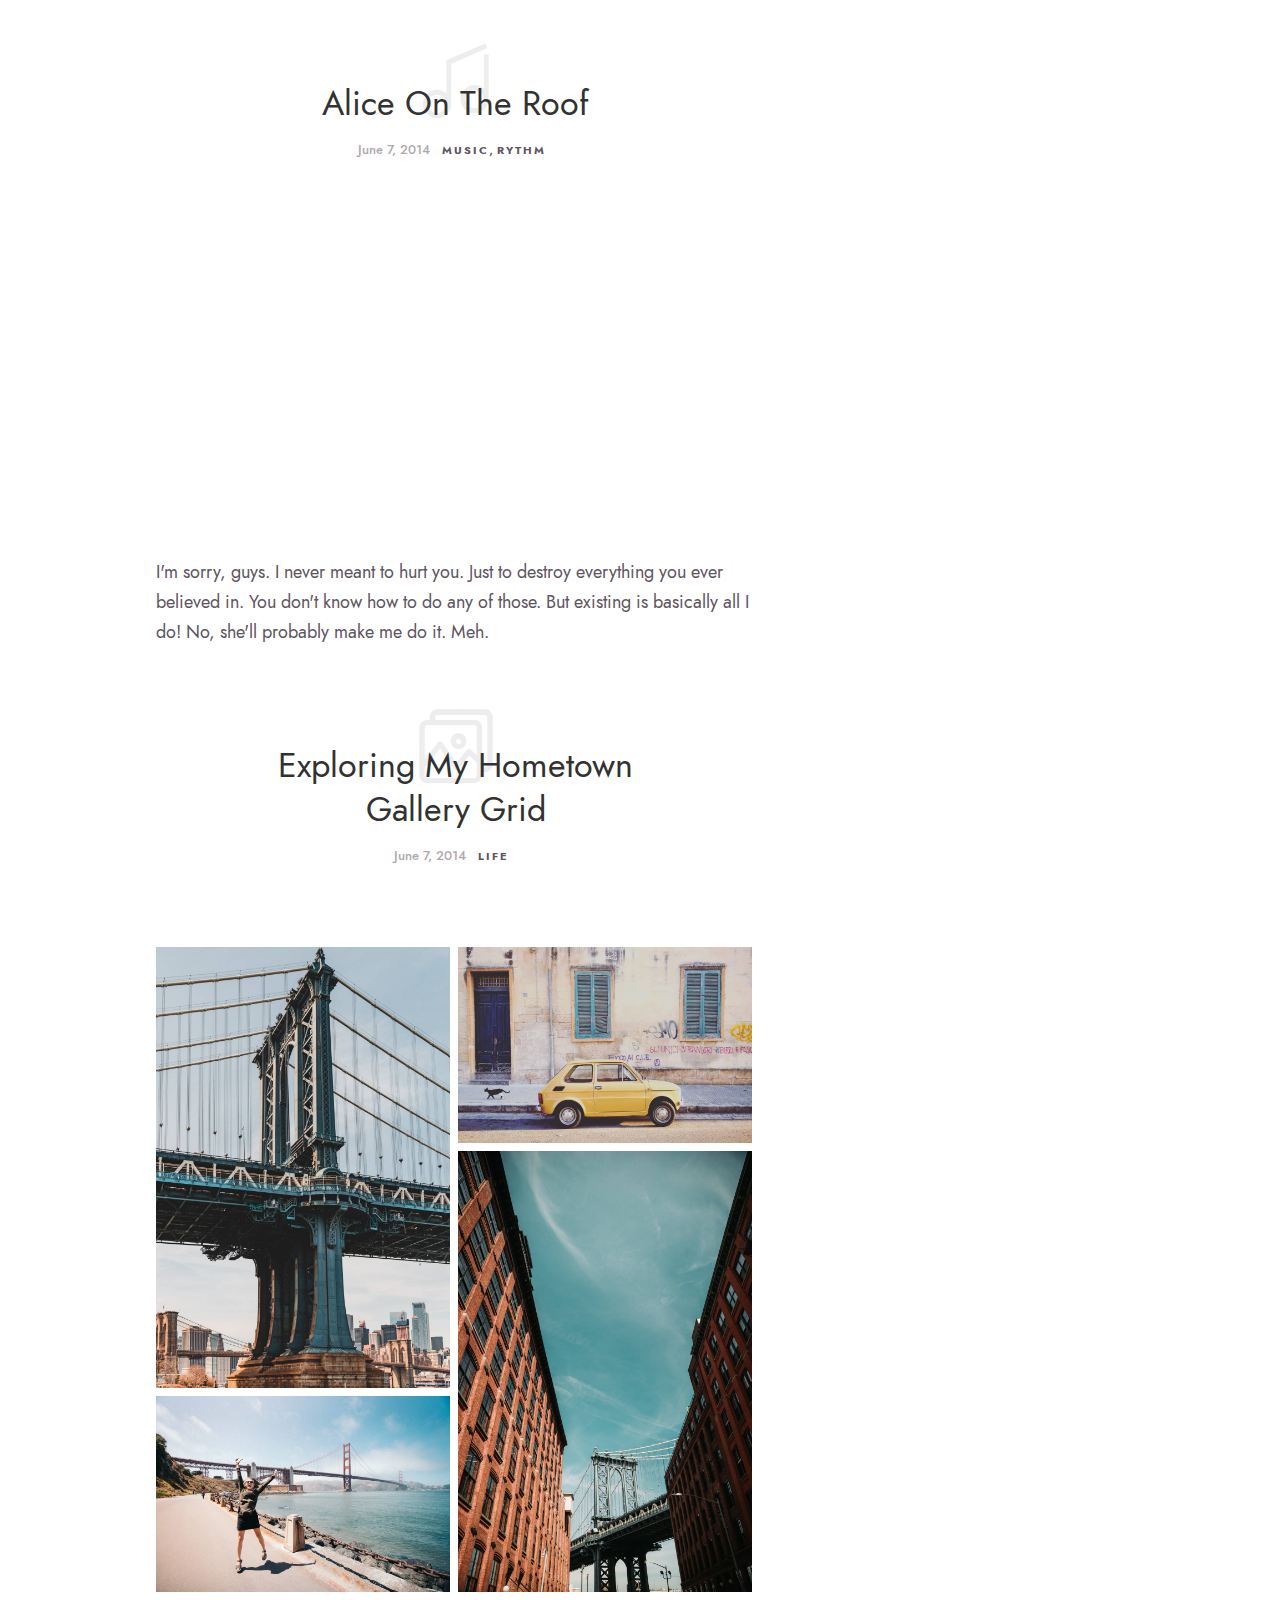
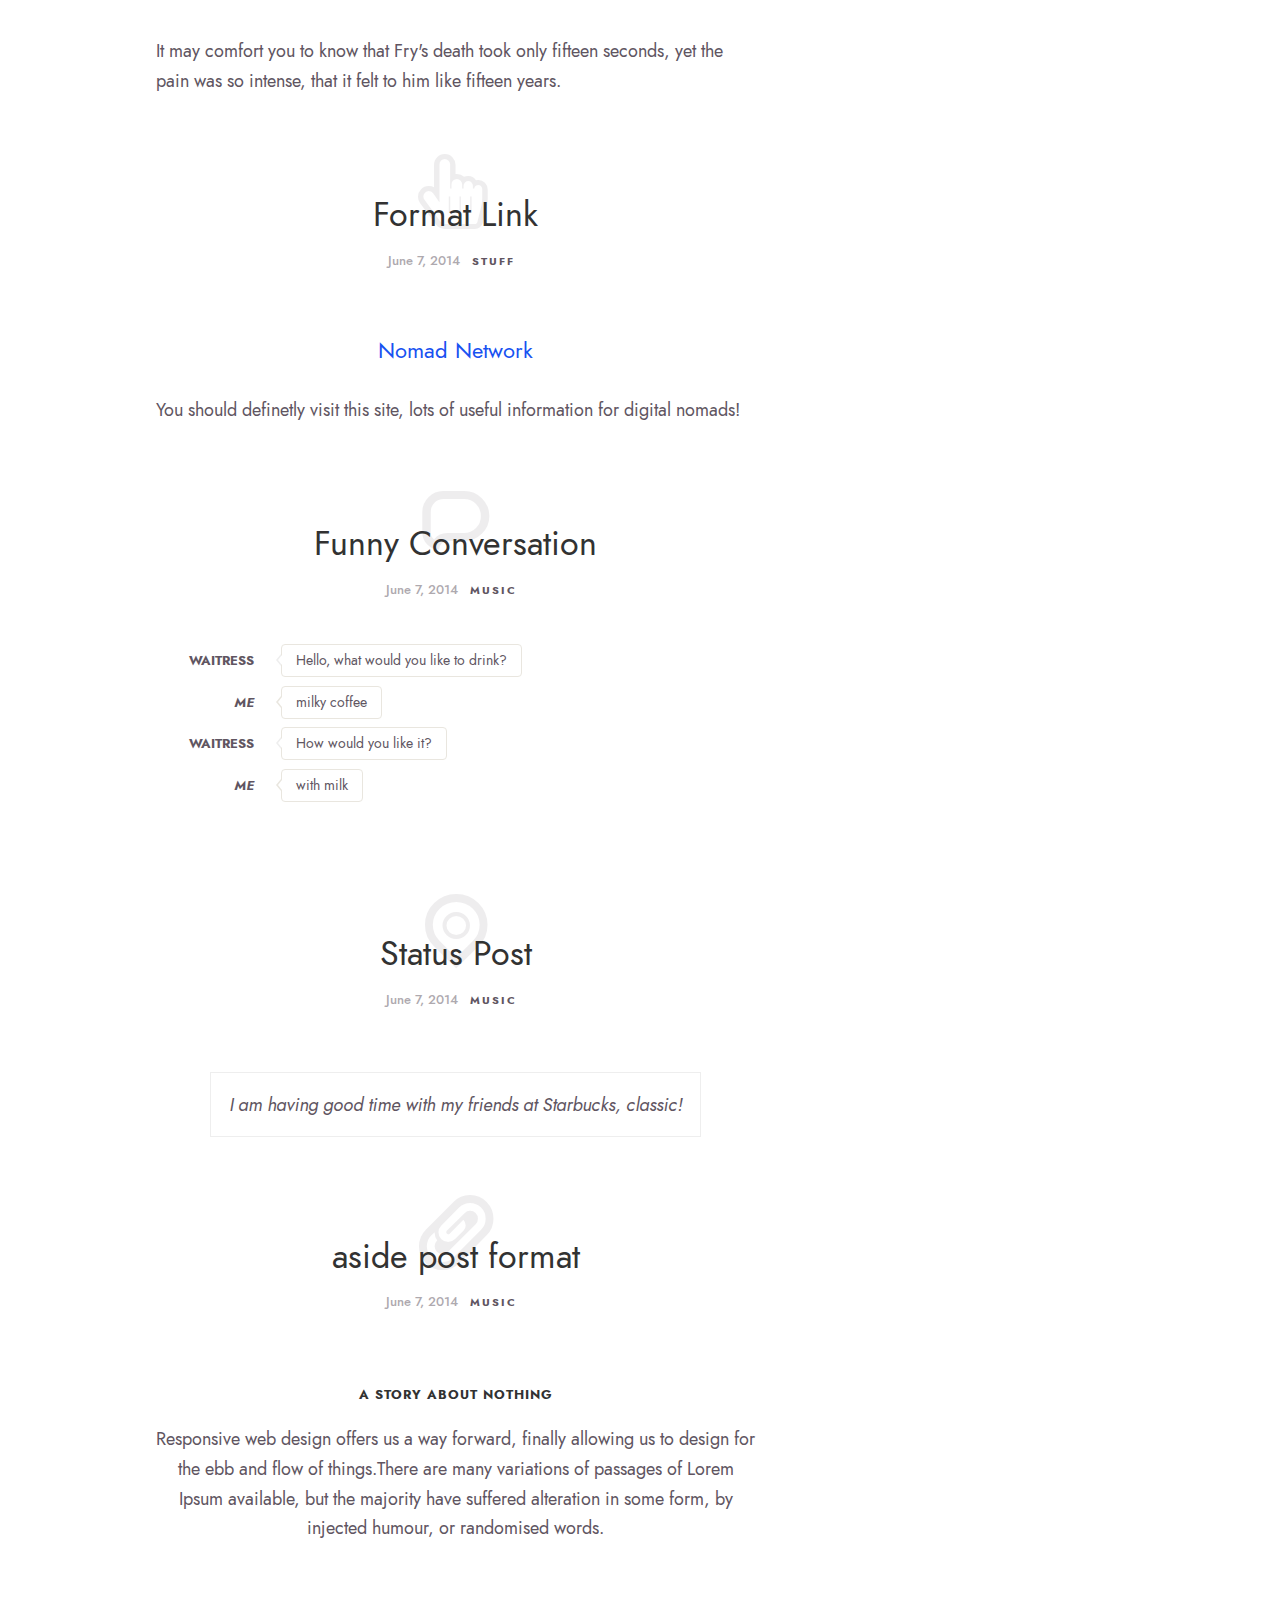
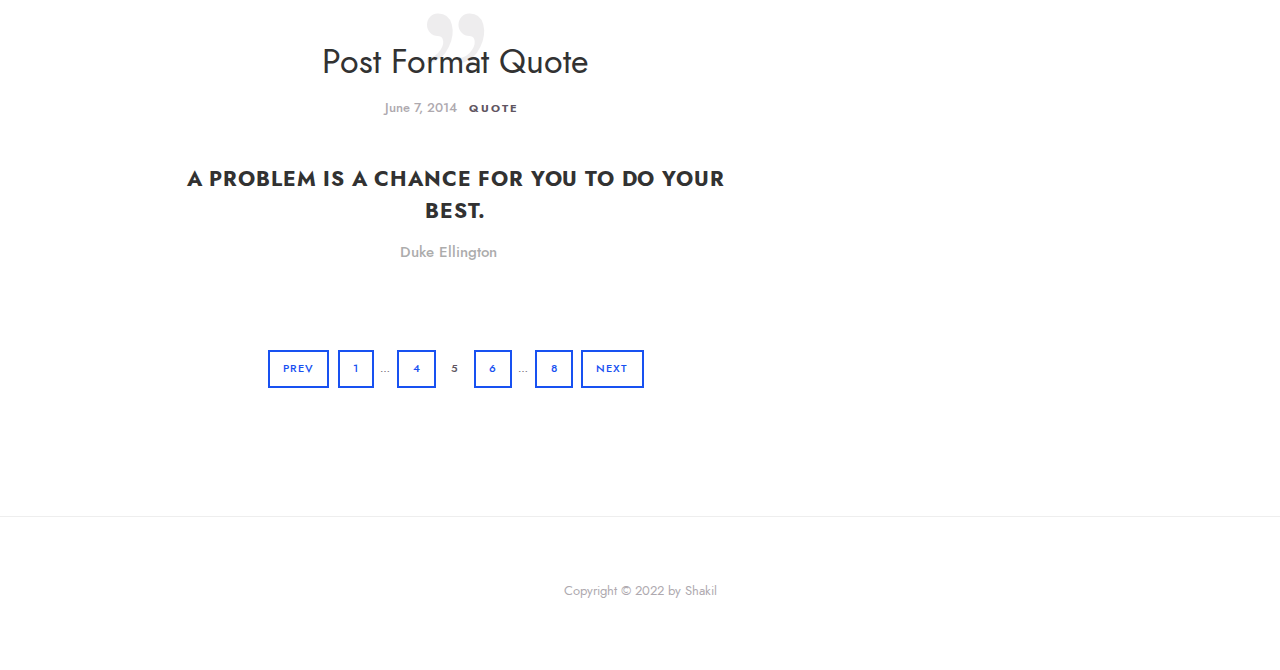
<file: blog.html>
<!DOCTYPE html>
<html
  lang="en"
  class="no-js classic-page-layout"
  data-audio-tick="audio/tick.mp3"
  data-click-ripple-animation="yes"
>
  <!-- InstanceBegin template="/Templates/layout.dwt" codeOutsideHTMLIsLocked="false" -->

  <head>
    <meta charset="utf-8" />
    <meta name="viewport" content="width=device-width, initial-scale=1" />
    <meta name="description" content="shakil's portfolio" />
    <meta name="keywords" content="vcard, html5, portfolio" />
    <meta name="author" content="shakil" />
    <meta name="theme-color" content="#1755cf" />

    <title>Blog- shakil's portfolio</title>

    <!-- FAV and TOUCH ICONS -->
    <link rel="shortcut icon" href="images/ico/favicon.ico" />
    <link rel="apple-touch-icon" href="images/ico/apple-touch-icon.png" />

    <!-- FONTS -->
    <link rel="stylesheet" href="css/fonts/jost/jost.css" />
    <link
      href="https://fonts.googleapis.com/css?family=Anton"
      rel="stylesheet"
    />

    <!-- STYLES -->
    <link rel="stylesheet" type="text/css" href="css/normalize.css" />
    <link rel="stylesheet" type="text/css" href="css/bootstrap.css" />
    <link rel="stylesheet" type="text/css" href="js/nprogress/nprogress.css" />
    <link
      rel="stylesheet"
      type="text/css"
      href="js/jquery.magnific-popup/magnific-popup.css"
    />
    <link
      rel="stylesheet"
      type="text/css"
      href="css/fonts/fontello/css/fontello.css"
    />
    <link rel="stylesheet" type="text/css" href="css/main.css" />
    <link rel="stylesheet" type="text/css" href="css/768.css" />

    <!-- INITIAL SCRIPTS -->
    <script src="js/jquery.js"></script>
  </head>

  <body>
    <!-- PAGE -->
    <div id="page" class="hfeed site">
      <!-- .site-main -->
      <main id="main" class="site-main cd-main">
        <!-- HEADER -->
        <header id="masthead" class="header" role="banner">
          <!-- header-wrap -->
          <div class="header-wrap layout-full">
            <img src="images/home/cover.jpg" alt="profile-image" />

            <div class="home-heading">
              <div class="home-logo">
                <p class="home-job-title">Web Developer</p>

                <p class="home-marquee">
                  Building creative websites for the world's people. Always in
                  search of the great user experience. Building creative
                  websites for the world's people. Always in search of the great
                  user experience.
                </p>

                <!--<i class="home-logo-left "><span>Web</span></i>-->
                <i class="home-logo-center">
                  <span class="home-icon">
                    <img src="images/home/icon.svg" alt="icon" />
                  </span>
                  <span class="home-text-container">
                    <p class="home-text-container-placeholder">Shakil Mahmud</p>
                  </span>
                  <span class="home-text">Shakil Mahmud</span>
                </i>
                <!--<i class="home-logo-right"><span>Developer</span></i>-->
              </div>
            </div>

            <!-- HOME BG LOGO -->
            <div class="home-bg-logo">
              <img src="images/home/icon-bg2.svg" alt="icon" />
            </div>
            <!-- HOME BG LOGO -->

            <!-- header-social -->
            <div class="header-bottom">
              <a class="social-link facebook" href="#"></a>
              <a class="social-link twitter" href="#"></a>
              <a class="social-link linkedin" href="#"></a>
              <a class="social-link instagram" href="#"></a>
            </div>
            <!-- header-social -->

            <!-- NAV MENU -->
            <nav
              id="primary-navigation"
              class="site-navigation primary-navigation"
              role="navigation"
            >
              <div class="nav-menu menu-with-icons">
                <ul>
                  <!-- InstanceBeginEditable name="Menu-Content" -->

                  <li><a class="home" href="index-2.html">Home</a></li>
                  <li><a class="search-toggle">Search</a></li>

                  <!-- InstanceEndEditable -->
                </ul>
              </div>
            </nav>
            <!-- NAV MENU -->

            <!-- SEARCH -->
            <div class="header-search">
              <form role="search" method="get" class="search-form" action="#">
                <label>
                  <span class="screen-reader-text">Search for:</span>
                  <input
                    type="search"
                    class="search-field"
                    placeholder="Enter Keyword"
                    value=""
                    name="s"
                  />
                </label>
                <input type="submit" class="search-submit" value="Search" />
              </form>
            </div>
            <!-- SEARCH -->
          </div>
          <!-- header-wrap -->
        </header>
        <!-- HEADER -->

        <!-- site-middle -->
        <div class="site-middle">
          <div class="layout-medium">
            <div id="primary" class="content-area with-sidebar">
              <!-- site-content -->
              <div id="content" class="site-content" role="main">
                <!-- InstanceBeginEditable name="Page-Content" -->

                <!-- blog-regular -->
                <div class="blog-regular page-layout">
                  <!-- CATEGORY ARCHIVE TITLE -->
                  <!--<header class="entry-header">
                                    
                                            <div class="section-title center">    
                                                <h2><i>Category</i></h2>
                                            </div>
                                            
                                            <h1 class="entry-title">adventure</h1>
                                            
                                        </header>-->

                  <!-- .entry-header -->
                  <header class="entry-header">
                    <h1 class="entry-title">the blog.</h1>
                  </header>
                  <!-- .entry-header -->

                  <!-- .hentry -->
                  <article class="hentry post has-post-thumbnail">
                    <!-- .entry-header -->
                    <header class="entry-header">
                      <!-- .entry-title -->
                      <h2 class="entry-title">
                        <a href="blog-single.html">Runaway A Road Adventure</a>
                      </h2>

                      <!-- .entry-meta -->
                      <div class="entry-meta">
                        <span class="entry-date">
                          <time
                            class="entry-date"
                            datetime="2014-07-13T04:34:10+00:00"
                            >April 13, 2015</time
                          >
                        </span>
                        <span class="comment-link">
                          <a href="blog-single.html#comments">7 Comments</a>
                        </span>
                        <span class="cat-links">
                          <a
                            href="#"
                            title="View all posts in Travel"
                            rel="category tag"
                            >Travel</a
                          >
                        </span>
                        <!--<span class="edit-link">
                                                        <a class="post-edit-link" href="#">Edit</a>
                                                    </span>-->
                      </div>
                      <!-- .entry-meta -->
                    </header>
                    <!-- .entry-header -->

                    <!-- .featured-image -->
                    <div class="featured-image">
                      <a href="blog-single.html">
                        <img src="images/blog/01.jpg" alt="blog-image" />
                      </a>
                    </div>
                    <!-- .featured-image -->

                    <!-- .entry-content -->
                    <div class="entry-content excerpt">
                      <p>
                        We circled for some time without doing much damage on
                        either side; the long, straight, needle-like swords
                        flashing in the sunlight, and ringing out upon the
                        stillness as they crashed together with each effective
                        parry.
                      </p>
                      <p>
                        I was only partially successful, as a sharp pain in my
                        left shoulder attested, but in the sweep of my glance as
                        I sought to again locate my adversary, a sight met my
                        astonished gaze which paid me well for the wound the
                        temporary blindness had caused me.
                      </p>

                      <p class="more">
                        <a href="blog-single.html" class="more-link"
                          >Read More</a
                        >
                      </p>
                    </div>
                    <!-- .entry-content -->
                  </article>
                  <!-- .hentry -->

                  <!-- .hentry -->
                  <article class="hentry post format-video">
                    <!-- .entry-header -->
                    <header class="entry-header">
                      <!-- .entry-title -->
                      <h2 class="entry-title">
                        <a href="blog-single.html"
                          >MjCole Pictures In My Head</a
                        >
                      </h2>

                      <!-- .entry-meta -->
                      <div class="entry-meta">
                        <span class="entry-date">
                          <time
                            class="entry-date"
                            datetime="2014-07-13T04:34:10+00:00"
                            >June 7, 2014</time
                          >
                        </span>
                        <span class="comment-link">
                          <a href="blog-single.html#comments">21 Comments</a>
                        </span>
                        <span class="cat-links">
                          <a
                            href="#"
                            title="View all posts in Adventure"
                            rel="category tag"
                            >Street</a
                          >
                        </span>
                      </div>
                      <!-- .entry-meta -->
                    </header>
                    <!-- .entry-header -->

                    <!-- .featured-image -->
                    <div class="featured-image">
                      <iframe
                        src="https://player.vimeo.com/video/301572052?color=8ACB82&amp;title=0&amp;byline=0&amp;portrait=0"
                        width="800"
                        height="450"
                        frameborder="0"
                        webkitallowfullscreen
                        mozallowfullscreen
                        allowfullscreen
                      ></iframe>
                    </div>
                    <!-- .featured-image -->

                    <!-- .entry-content -->
                    <div class="entry-content excerpt">
                      <p>
                        You don't know how to do any of those. It's a T. It goes
                        "tuh". Okay, I like a challenge. Son, as your lawyer, I
                        declare y'all are in a 12-piece bucket o' trouble. But I
                        done struck you a deal: Five hours of community service
                        cleanin' up that ol' mess you caused. I feel like I was
                        mauled by Jesus. Tell her you just want to talk. It has
                        nothing to do with mating.
                      </p>

                      <p class="more">
                        <a href="blog-single.html" class="more-link"
                          >Read More</a
                        >
                      </p>
                    </div>
                    <!-- .entry-content -->
                  </article>
                  <!-- .hentry -->

                  <!-- .hentry -->
                  <article class="hentry post sticky has-post-thumbnail">
                    <!-- .entry-header -->
                    <header class="entry-header">
                      <!-- .entry-title -->
                      <h2 class="entry-title">
                        <a href="blog-single-no-sidebar.html"
                          >All In Our Head</a
                        >
                      </h2>

                      <!-- .entry-meta -->
                      <div class="entry-meta">
                        <span class="entry-date">
                          <time
                            class="entry-date"
                            datetime="2014-07-13T04:34:10+00:00"
                            >June 7, 2014</time
                          >
                        </span>
                        <span class="comment-link">
                          <a href="blog-single.html#comments">64 Comments</a>
                        </span>
                        <span class="cat-links">
                          <a
                            href="#"
                            title="View all posts in Adventure"
                            rel="category tag"
                            >Adventure</a
                          >
                        </span>
                      </div>
                      <!-- .entry-meta -->
                    </header>
                    <!-- .entry-header -->

                    <!-- .featured-image -->
                    <div class="featured-image">
                      <a href="blog-single.html">
                        <img src="images/blog/02.jpg" alt="blog-image" />
                      </a>
                    </div>
                    <!-- .featured-image -->

                    <!-- .entry-content -->
                    <div class="entry-content excerpt">
                      <p>
                        It's just like the story of the grasshopper and the
                        octopus. All year long, the grasshopper kept burying
                        acorns for winter, while the octopus mooched off his
                        girlfriend and watched TV. Also he got a race car. Is
                        any of this getting through to you? I wish! It's a
                        nickel. Okay, it's 500 dollars, you have no choice of
                        carrier, the battery can't hold the charge and the
                        reception isn't very&hellip;
                      </p>

                      <p class="more">
                        <a href="blog-single.html" class="more-link"
                          >Read More</a
                        >
                      </p>
                    </div>
                    <!-- .entry-content -->
                  </article>
                  <!-- .hentry -->

                  <!-- .hentry -->
                  <article class="hentry post has-post-thumbnail">
                    <!-- .entry-header -->
                    <header class="entry-header">
                      <!-- .entry-title -->
                      <h2 class="entry-title">
                        <a href="blog-single.html">Smaller Plate</a>
                      </h2>

                      <!-- .entry-meta -->
                      <div class="entry-meta">
                        <span class="entry-date">
                          <time
                            class="entry-date"
                            datetime="2014-07-13T04:34:10+00:00"
                            >June 7, 2014</time
                          >
                        </span>
                        <span class="comment-link">
                          <a href="blog-single.html#comments">124 Comments</a>
                        </span>
                        <span class="cat-links">
                          <a
                            href="#"
                            title="View all posts in Adventure"
                            rel="category tag"
                            >LIFE</a
                          >
                        </span>
                      </div>
                      <!-- .entry-meta -->
                    </header>
                    <!-- .entry-header -->

                    <!-- .featured-image -->
                    <div class="featured-image">
                      <a href="blog-single.html">
                        <img src="images/blog/03.jpg" alt="blog-image" />
                      </a>
                    </div>
                    <!-- .featured-image -->

                    <!-- .entry-content -->
                    <div class="entry-content excerpt">
                      <p>
                        Oh God, what have I done? All I want is to be a monkey
                        of moderate intelligence who wears a suit&hellip; that's
                        why I'm transferring to business school! Perhaps, but
                        perhaps your civilization is merely the sewer of an even
                        greater society above you!
                      </p>

                      <p>
                        Tell her you just want to talk. It has nothing to do
                        with mating. You're going to do his laundry? They're
                        like sex, except I'm having them! I daresay that Fry has
                        discovered the smelliest object in the known universe!
                      </p>

                      <p class="more">
                        <a href="blog-single.html" class="more-link"
                          >Read More</a
                        >
                      </p>
                    </div>
                    <!-- .entry-content -->
                  </article>
                  <!-- .hentry -->

                  <!-- .hentry -->
                  <article class="hentry post format-audio">
                    <!-- .entry-header -->
                    <header class="entry-header">
                      <!-- .entry-title -->
                      <h2 class="entry-title">
                        <a href="blog-single.html">Alice On The Roof</a>
                      </h2>

                      <!-- .entry-meta -->
                      <div class="entry-meta">
                        <span class="entry-date">
                          <time
                            class="entry-date"
                            datetime="2014-07-13T04:34:10+00:00"
                            >June 7, 2014</time
                          >
                        </span>
                        <span class="comment-link">
                          <a href="blog-single.html#comments">98 Comments</a>
                        </span>
                        <span class="cat-links">
                          <a
                            href="#"
                            title="View all posts in Music"
                            rel="category tag"
                            >Music</a
                          >,
                          <a
                            href="#"
                            title="View all posts in Rythm"
                            rel="category tag"
                            >Rythm</a
                          >
                        </span>
                      </div>
                      <!-- .entry-meta -->
                    </header>
                    <!-- .entry-header -->

                    <!-- .featured-image -->
                    <div class="featured-image">
                      <iframe
                        width="100%"
                        height="300"
                        scrolling="no"
                        frameborder="no"
                        allow="autoplay"
                        src="https://w.soundcloud.com/player/?url=https%3A//api.soundcloud.com/tracks/221650664&amp;color=%23ff5500&amp;auto_play=false&amp;hide_related=false&amp;show_comments=true&amp;show_user=true&amp;show_reposts=false&amp;show_teaser=true&amp;visual=true"
                      ></iframe>
                    </div>
                    <!-- .featured-image -->

                    <!-- .entry-content -->
                    <div class="entry-content excerpt">
                      <p>
                        I'm sorry, guys. I never meant to hurt you. Just to
                        destroy everything you ever believed in. You don't know
                        how to do any of those. But existing is basically all I
                        do! No, she'll probably make me do it. Meh.
                      </p>
                    </div>
                    <!-- .entry-content -->
                  </article>
                  <!-- .hentry -->

                  <!-- .hentry -->
                  <article class="hentry post format-gallery">
                    <!-- .entry-header -->
                    <header class="entry-header">
                      <!-- .entry-title -->
                      <h2 class="entry-title">
                        <a href="blog-single.html"
                          >Exploring My Hometown Gallery Grid</a
                        >
                      </h2>

                      <!-- .entry-meta -->
                      <div class="entry-meta">
                        <span class="entry-date">
                          <time
                            class="entry-date"
                            datetime="2014-07-13T04:34:10+00:00"
                            >June 7, 2014</time
                          >
                        </span>
                        <span class="comment-link">
                          <a href="blog-single.html#comments">83 Comments</a>
                        </span>
                        <span class="cat-links">
                          <a
                            href="#"
                            title="View all posts in Life"
                            rel="category tag"
                            >Life</a
                          >
                        </span>
                      </div>
                      <!-- .entry-meta -->
                    </header>
                    <!-- .entry-header -->

                    <!-- .entry-content -->
                    <div class="entry-content excerpt">
                      <!-- .gallery -->
                      <div
                        class="gallery gallery-columns-2 gallery-size-thumbnail"
                      >
                        <figure class="gallery-item">
                          <div class="gallery-icon landscape">
                            <a href="images/blog/08.jpg"
                              ><img
                                width="150"
                                height="150"
                                src="images/blog/08.jpg"
                                class="attachment-thumbnail"
                                alt="Golden Gate Bridge"
                            /></a>
                          </div>
                        </figure>

                        <figure class="gallery-item">
                          <div class="gallery-icon landscape">
                            <a href="images/blog/05.jpg"
                              ><img
                                width="150"
                                height="150"
                                src="images/blog/05.jpg"
                                class="attachment-thumbnail"
                                alt="Golden Gate Bridge"
                            /></a>
                          </div>
                        </figure>

                        <figure class="gallery-item">
                          <div class="gallery-icon landscape">
                            <a href="images/blog/07.jpg"
                              ><img
                                width="150"
                                height="150"
                                src="images/blog/07.jpg"
                                class="attachment-thumbnail"
                                alt="Golden Gate Bridge"
                            /></a>
                          </div>
                          <figcaption class="wp-caption-text gallery-caption">
                            Liked this shot!
                          </figcaption>
                        </figure>

                        <figure class="gallery-item">
                          <div class="gallery-icon landscape">
                            <a href="images/blog/09.jpg"
                              ><img
                                width="150"
                                height="150"
                                src="images/blog/09.jpg"
                                class="attachment-thumbnail"
                                alt="Golden Gate Bridge"
                            /></a>
                          </div>
                          <figcaption class="wp-caption-text gallery-caption">
                            Just Enjoying The Moment.
                          </figcaption>
                        </figure>
                      </div>
                      <!-- .gallery -->

                      <p>
                        It may comfort you to know that Fry's death took only
                        fifteen seconds, yet the pain was so intense, that it
                        felt to him like fifteen years.
                      </p>
                    </div>
                    <!-- .entry-content -->
                  </article>
                  <!-- .hentry -->

                  <!-- .hentry -->
                  <!--<article class="hentry post format-image">
                                        
                                            <header class="entry-header">
                                                
                                                <h2 class="entry-title"><a href="blog-single.html">This is an image post!</a></h2>
                                                
                                                <div class="entry-meta">
                                                    <span class="entry-date">
                                                        <time class="entry-date" datetime="2014-07-13T04:34:10+00:00">June 7, 2014</time>
                                                    </span> 
                                                    <span class="comment-link">
                                                        <a href="blog-single.html#comments">83 Comments</a>
                                                    </span>
                                                    <span class="cat-links">
                                                        <a href="#" title="View all posts in Adventure" rel="category tag">Street</a>
                                                    </span>	
                                                </div>
                                                
                                            </header>
                                            
                                            <div class="entry-content excerpt">
                                                
                                                <p>
                                                    <img src="images/blog/slide-03.jpg" alt="image">
                                                </p>
                                                
                                                <p>This is a text of an image post format.</a></p>
                                                
                                            </div>
                                            
                                        </article>-->
                  <!-- .hentry -->

                  <!-- .hentry -->
                  <article class="hentry post format-link">
                    <header class="entry-header">
                      <h2 class="entry-title">
                        <a href="blog-single.html" title="Link">Format Link</a>
                      </h2>

                      <div class="entry-meta">
                        <span class="entry-date">
                          <time
                            class="entry-date"
                            datetime="2014-07-13T04:34:10+00:00"
                            >June 7, 2014</time
                          >
                        </span>
                        <span class="comment-link">
                          <a href="blog-single.html#comments">83 Comments</a>
                        </span>
                        <span class="cat-links">
                          <a
                            href="#"
                            title="View all posts in Stuff"
                            rel="category tag"
                            >Stuff</a
                          >
                        </span>
                      </div>
                    </header>

                    <div class="entry-content excerpt">
                      <p>
                        <a
                          title="smashing magazine"
                          href="http://nomad.network/"
                          target="_blank"
                          >Nomad Network</a
                        >
                      </p>
                      <p>
                        You should definetly visit this site, lots of useful
                        information for digital nomads!
                      </p>
                    </div>
                  </article>

                  <!-- .hentry -->
                  <article class="hentry post format-chat">
                    <header class="entry-header">
                      <h2 class="entry-title">
                        <a href="blog-single-audio-embed.html" title="Chat"
                          >Funny Conversation</a
                        >
                      </h2>

                      <div class="entry-meta">
                        <span class="entry-date">
                          <time
                            class="entry-date"
                            datetime="2014-07-13T04:34:10+00:00"
                            >June 7, 2014</time
                          >
                        </span>
                        <span class="comment-link">
                          <a href="blog-single.html#comments">83 Comments</a>
                        </span>
                        <span class="cat-links">
                          <a
                            href="#"
                            title="View all posts in Music"
                            rel="category tag"
                            >Music</a
                          >
                        </span>
                      </div>
                    </header>

                    <div class="entry-content excerpt">
                      <div class="chat-transcript">
                        <div class="chat-row chat-speaker-1">
                          <div class="chat-author">
                            <cite class="fn">Waitress</cite>
                          </div>
                          <div class="chat-text">
                            <p>Hello, what would you like to drink?</p>
                          </div>
                        </div>

                        <div class="chat-row chat-speaker-2">
                          <div class="chat-author">
                            <cite class="fn">Me</cite>
                          </div>
                          <div class="chat-text">
                            <p>milky coffee</p>
                          </div>
                        </div>

                        <div class="chat-row chat-speaker-1">
                          <div class="chat-author">
                            <cite class="fn">Waitress</cite>
                          </div>
                          <div class="chat-text">
                            <p>How would you like it?</p>
                          </div>
                        </div>

                        <div class="chat-row chat-speaker-2">
                          <div class="chat-author">
                            <cite class="fn">Me</cite>
                          </div>
                          <div class="chat-text">
                            <p>with milk</p>
                          </div>
                        </div>
                      </div>
                    </div>
                  </article>

                  <!-- .hentry -->
                  <article class="hentry post format-status">
                    <header class="entry-header">
                      <h2 class="entry-title">
                        <a href="blog-single-audio-embed.html" title="Chat"
                          >Status Post</a
                        >
                      </h2>

                      <div class="entry-meta">
                        <span class="entry-date">
                          <time
                            class="entry-date"
                            datetime="2014-07-13T04:34:10+00:00"
                            >June 7, 2014</time
                          >
                        </span>
                        <span class="comment-link">
                          <a href="blog-single.html#comments">83 Comments</a>
                        </span>
                        <span class="cat-links">
                          <a
                            href="#"
                            title="View all posts in Music"
                            rel="category tag"
                            >Music</a
                          >
                        </span>
                      </div>
                    </header>

                    <div class="entry-content excerpt">
                      <p>
                        I am having good time with my friends at Starbucks,
                        classic!
                      </p>
                    </div>
                  </article>

                  <!-- .hentry -->
                  <article class="hentry post format-aside">
                    <header class="entry-header">
                      <h2 class="entry-title">
                        <a href="blog-single-audio-embed.html" title="Chat"
                          >aside post format</a
                        >
                      </h2>

                      <div class="entry-meta">
                        <span class="entry-date">
                          <time
                            class="entry-date"
                            datetime="2014-07-13T04:34:10+00:00"
                            >June 7, 2014</time
                          >
                        </span>
                        <span class="comment-link">
                          <a href="blog-single.html#comments">83 Comments</a>
                        </span>
                        <span class="cat-links">
                          <a
                            href="#"
                            title="View all posts in Music"
                            rel="category tag"
                            >Music</a
                          >
                        </span>
                      </div>
                    </header>

                    <div class="entry-content excerpt">
                      <h4>A Story About Nothing</h4>
                      <p>
                        Responsive web design offers us a way forward, finally
                        allowing us to design for the ebb and flow of
                        things.There are many variations of passages of Lorem
                        Ipsum available, but the majority have suffered
                        alteration in some form, by injected humour, or
                        randomised words.
                      </p>
                    </div>
                  </article>

                  <!-- .hentry -->
                  <article class="hentry post format-quote">
                    <header class="entry-header">
                      <h2 class="entry-title">
                        <a href="blog-single.html">Post Format Quote</a>
                      </h2>

                      <div class="entry-meta">
                        <span class="entry-date">
                          <time
                            class="entry-date"
                            datetime="2014-07-13T04:34:10+00:00"
                            >June 7, 2014</time
                          >
                        </span>
                        <span class="comment-link"> 124 Comments </span>
                        <span class="cat-links">
                          <a
                            href="#"
                            title="View all posts in Quote"
                            rel="category tag"
                            >Quote</a
                          >
                        </span>
                      </div>
                    </header>

                    <div class="entry-content excerpt">
                      <blockquote>
                        A problem is a chance for you to do your best.
                        <cite>Duke Ellington</cite>
                      </blockquote>
                    </div>
                  </article>
                  <!-- .hentry -->

                  <!-- post nav -->
                  <!--<nav class="navigation" role="navigation">
                                            <div class="nav-previous"><a href="#"><span class="meta-nav">←</span> Older posts</a></div>
                                            <div class="nav-next"><a href="#">Newer posts <span class="meta-nav">→</span></a></div>
                                        </nav>-->
                  <!-- post nav -->

                  <!-- .navigation .pagination -->
                  <nav class="navigation pagination" role="navigation">
                    <h2 class="screen-reader-text">Posts navigation</h2>

                    <!-- .nav-links -->
                    <div class="nav-links">
                      <a class="page-numbers prev" href="#">Prev</a>
                      <a class="page-numbers" href="#"
                        ><span class="meta-nav screen-reader-text">Page </span
                        >1</a
                      >
                      <span class="page-numbers dots">…</span>
                      <a class="page-numbers" href="#"
                        ><span class="meta-nav screen-reader-text">Page </span
                        >4</a
                      >
                      <span class="page-numbers current"
                        ><span class="meta-nav screen-reader-text">Page </span
                        >5</span
                      >
                      <a class="page-numbers" href="#"
                        ><span class="meta-nav screen-reader-text">Page </span
                        >6</a
                      >
                      <span class="page-numbers dots">…</span>
                      <a class="page-numbers" href="#"
                        ><span class="meta-nav screen-reader-text">Page </span
                        >8</a
                      >
                      <a class="page-numbers next" href="#">Next</a>
                    </div>
                    <!-- .nav-links -->
                  </nav>
                  <!-- .navigation .pagination -->
                </div>
                <!-- blog-regular -->

                <!-- InstanceEndEditable -->
              </div>
              <!-- site-content -->
            </div>
            <!-- primary -->

            <!-- #secondary -->
            <div
              id="secondary"
              class="widget-area sidebar"
              role="complementary"
            >
              <!-- widget : categories -->
              <aside class="widget widget_categories">
                <h3 class="widget-title">Categories</h3>
                <ul>
                  <li class="cat-item">
                    <a href="#" title="View all posts filed under Nature"
                      >Startups</a
                    >
                  </li>
                  <li class="cat-item">
                    <a href="#" title="View all posts filed under Life">Life</a>
                  </li>
                  <li class="cat-item">
                    <a href="#" title="View all posts filed under Adventure"
                      >Adventure</a
                    >
                  </li>
                  <li class="cat-item">
                    <a href="#" title="View all posts filed under Freebies"
                      >Travel</a
                    >
                  </li>
                </ul>
              </aside>
              <!-- widget : categories -->

              <!-- widget :  MailChimp for WordPress Plugin -->
              <aside class="widget widget_mc4wp_widget">
                <h3 class="widget-title">Subscribe To The Newsletter</h3>
                <!-- .mc4wp-form -->
                <form class="mc4wp-form" method="post">
                  <div class="mc4wp-form-fields">
                    <p>
                      <label
                        >Subscribe your e-mail address and get to know about
                        fresh stuff!</label
                      >
                    </p>
                    <p>
                      <input
                        type="email"
                        name="EMAIL"
                        placeholder="Your email address"
                        required="required"
                      />
                    </p>
                    <p>
                      <input type="submit" value="Sign up" />
                    </p>
                  </div>
                </form>

                <!-- .mc4wp-form -->
              </aside>
              <!-- widget :  MailChimp for WordPress Plugin -->

              <!-- widget : popular-posts -->
              <!-- styles for plugin : https://wordpress.org/plugins/top-10 -->
              <aside class="widget widget_widget_tptn_pop">
                <h3 class="widget-title">Trending Posts</h3>
                <div class="tptn_posts tptn_posts_widget">
                  <ul>
                    <li>
                      <a href="#" class="tptn_link">
                        <img
                          src="images/blog/p2.jpg"
                          alt="post-image"
                          class="tptn_thumb"
                        />
                      </a>
                      <span class="tptn_after_thumb">
                        <a href="#" class="tptn_link"
                          ><span class="tptn_title"
                            >The Dawn of the Reliance Economy</span
                          ></a
                        >
                        <!--<span class="tptn_author"> by <a href="#">Johnny Doe</a></span>-->
                        <span class="tptn_date">January 3, 2019</span>
                      </span>
                    </li>

                    <li>
                      <a href="#" class="tptn_link">
                        <img
                          src="images/blog/p1.jpg"
                          alt="post-image"
                          class="tptn_thumb"
                        />
                      </a>
                      <span class="tptn_after_thumb">
                        <a href="#" class="tptn_link"
                          ><span class="tptn_title"
                            >Autmun 2019 Lookbook Ideas</span
                          ></a
                        >
                        <!--<span class="tptn_author"> by <a href="#">Johnny Doe</a></span>-->
                        <span class="tptn_date">January 7, 2019</span>
                      </span>
                    </li>

                    <li>
                      <a href="#" class="tptn_link">
                        <img
                          src="images/blog/p3.jpg"
                          alt="post-image"
                          class="tptn_thumb"
                        />
                      </a>
                      <span class="tptn_after_thumb">
                        <!--<span class="tptn_author"> by <a href="#">Johnny Doe</a></span>-->
                        <a href="#" class="tptn_link"
                          ><span class="tptn_title"
                            >Good Vibes Everywhere</span
                          ></a
                        >
                        <span class="tptn_date">February 18, 2019</span>
                      </span>
                    </li>

                    <li>
                      <a href="#" class="tptn_link">
                        <img
                          src="images/blog/p4.jpg"
                          alt="post-image"
                          class="tptn_thumb"
                        />
                      </a>
                      <span class="tptn_after_thumb">
                        <a href="#" class="tptn_link"
                          ><span class="tptn_title"
                            >Dive Into The Sea Life With Bear</span
                          ></a
                        >
                        <!--<span class="tptn_author"> by <a href="#">Johnny Doe</a></span>-->
                        <span class="tptn_date">May 1, 2019</span>
                      </span>
                    </li>

                    <!--<li>
                                            <span class="tptn_after_thumb">
                                                <a href="#" class="tptn_link"><span class="tptn_title">Keep it Simple Dummy!</span></a>
                                                <span class="tptn_author"> by <a href="#">Johnny Doe</a></span>
                                                <span class="tptn_date"> September 3, 2014</span> 
                                            </span>
                                        </li>-->
                  </ul>
                </div>
              </aside>
              <!-- widget : popular-posts -->

              <!-- widget : text -->
              <aside class="widget widget_text">
                <!--<h3 class="widget-title">Advertisement</h3>-->
                <div class="textwidget">
                  <a href="#"
                    ><img src="images/blog/banner.jpg" alt="banner"
                  /></a>
                </div>
              </aside>
              <!-- widget : text -->

              <!-- widget : recent-posts -->
              <aside class="widget widget_recent_entries">
                <h3 class="widget-title">Recent Posts</h3>
                <ul>
                  <li>
                    <a href="#"
                      >What Seven Years at Airbnb Taught Me About Startups</a
                    >
                  </li>
                  <li><a href="#">Autmn 2019 Lookbook Ideas</a></li>
                  <li><a href="#">Good Vibes on Startups</a></li>
                  <li><a href="#">Self Employed Lifestyle</a></li>
                </ul>
              </aside>
              <!-- widget : recent-posts -->

              <!-- widget : search -->
              <!--<aside class="widget widget_search">
                                <h3 class="widget-title">Search</h3>
                                <form role="search" method="get" class="search-form" action="#">
                                    <label>
                                        <span class="screen-reader-text">Search for:</span>
                                        <input type="search" class="search-field" title="Enter Keyword">
                                    </label>
                                    <input type="submit" class="search-submit" value="Search">
                                </form>
                            </aside>-->
              <!-- widget : search -->

              <!-- widget : tag_cloud -->
              <!--<aside class="widget widget_tag_cloud">
                              <h3 class="widget-title">Tags</h3>
                              <div class="tagcloud"> <a href="#" title="1 topic">adaptive</a> <a href="#" title="2 topics">design</a> <a href="#" title="1 topic">html</a> <a href="#" title="2 topics">responsive</a> <a href="#" title="2 topics">think</a> <a href="#" title="1 topic">web design</a> <a href="#" title="1 topic">css</a> <a href="#" title="2 topics">animations</a> <a href="#" title="1 topic">layout</a> <a href="#" title="2 topics">mobile</a> <a href="#" title="2 topics">think</a> <a href="#" title="1 topic">typography</a> </div>
                            </aside>-->
              <!-- widget : tag_cloud -->

              <!-- widget : recent_comments -->
              <!--<aside class="widget widget_recent_comments">
                                <h3 class="widget-title">Recent Comments</h3>
                                <ul id="recentcomments">
                                    <li class="recentcomments"><a href="#" rel="external nofollow" class="url">Albert Einstein</a> on <a href="#">Adaptive Layouts</a></li>
                                    <li class="recentcomments"><a href="#" rel="external nofollow" class="url">Thomas Edison</a> on <a href="#">I invented the bulb!</a></li>
                                    <li class="recentcomments"><a href="#" rel="external nofollow" class="url">Isaac Newton</a> on <a href="#">Gravity Theory</a></li>
                                </ul>
                            </aside>-->
              <!-- widget : recent_comments -->

              <!-- widget : archive -->
              <!--<aside class="widget widget_archive">
                                <h3 class="widget-title">Archives</h3>		
                                <ul>
                                    <li><a href="#" title="July 2012">July 2014</a></li>
                                    <li><a href="#" title="June 2012">June 2014</a></li>
                                    <li><a href="#" title="May 2012">May 2014</a></li>
                                    <li><a href="#" title="April 2012">April 2014</a></li>
                                </ul>
                            </aside>-->
              <!-- widget : archive -->

              <!-- widget : meta -->
              <!--<aside class="widget widget_meta">
                              <h3 class="widget-title">Meta</h3>
                              <ul>
                                <li><a href="#">Site Admin</a></li>
                                <li><a href="#">Log out</a></li>
                                <li><a href="#" title="Syndicate this site using RSS 2.0">Entries <abbr title="Really Simple Syndication">RSS</abbr></a></li>
                                <li><a href="#" title="The latest comments to all posts in RSS">Comments <abbr title="Really Simple Syndication">RSS</abbr></a></li>
                                <li><a href="http://wordpress.org/" title="Powered by WordPress, state-of-the-art semantic personal publishing platform.">WordPress.org</a></li>
                              </ul>
                            </aside>-->
              <!-- widget : meta -->

              <!-- widget : calendar -->
              <!--<aside class="widget widget_calendar">
                                <h3 class="widget-title">Calendar</h3>
                                <div id="calendar_wrap">
                                    <table id="wp-calendar">
                                        <caption>
                                        July 2014
                                        </caption>
                                        <thead>
                                            <tr>
                                                <th scope="col" title="Monday">M</th>
                                                <th scope="col" title="Tuesday">T</th>
                                                <th scope="col" title="Wednesday">W</th>
                                                <th scope="col" title="Thursday">T</th>
                                                <th scope="col" title="Friday">F</th>
                                                <th scope="col" title="Saturday">S</th>
                
                                                <th scope="col" title="Sunday">S</th>
                                            </tr>
                                        </thead>
                                        <tfoot>
                                            <tr>
                                                <td colspan="3" id="prev"><a href="#" title="View posts for June 2015">« Jun</a></td>
                                                <td class="pad">&nbsp;</td>
                                                <td colspan="3" id="next" class="pad">&nbsp;</td>
                                            </tr>
                                        </tfoot>
                                        <tbody>
                                            <tr>
                                                <td colspan="1" class="pad">&nbsp;</td>
                                                <td>1</td>
                                                <td><a href="#" title="test">2</a></td>
                                                <td>3</td>
                                                <td>4</td>
                                                <td>5</td>
                                                <td>6</td>
                                            </tr>
                                            <tr>
                                                <td>7</td>
                                                <td>8</td>
                                                <td>9</td>
                                                <td>10</td>
                                                <td>11</td>
                                                <td>12</td>
                                                <td>13</td>
                                            </tr>
                                            <tr>
                                                <td>14</td>
                                                <td id="today">15</td>
                                                <td>16</td>
                                                <td>17</td>
                                                <td>18</td>
                                                <td>19</td>
                                                <td>20</td>
                                            </tr>
                                            <tr>
                                                <td>21</td>
                                                <td>22</td>
                                                <td>23</td>
                                                <td>24</td>
                                                <td>25</td>
                                                <td>26</td>
                                                <td>27</td>
                                            </tr>
                                            <tr>
                                                <td>28</td>
                                                <td>29</td>
                                                <td>30</td>
                                                <td>31</td>
                                                <td class="pad" colspan="3">&nbsp;</td>
                                            </tr>
                                        </tbody>
                                    </table>
                                </div>
                            </aside>-->
              <!-- widget : calendar -->

              <!-- widget : pages -->
              <!--<aside class="widget widget_pages">
                                <h3 class="widget-title">Pages</h3>
                                <ul>
                                    <li class="page_item page_item_has_children"><a href="#">About Me</a>
                                        <ul class="children">
                                            <li class="page_item"><a href="#">Clearing Floats</a></li>
                                            <li class="page_item"><a href="#">Page Image Alignment</a></li>
                                            <li class="page_item"><a href="#">Page Markup And Formatting</a></li>
                                            <li class="page_item"><a href="#">Page with comments</a></li>
                                            <li class="page_item"><a href="#">Page with comments disabled</a></li>
                                        </ul>
                                    </li>
                                    <li class="page_item"><a href="#">About Me</a></li>
                                    <li class="page_item current_page_item"><a href="#">Gallery</a></li>
                                    <li class="page_item"><a href="#">Contact</a></li>
                                </ul>
                            </aside>-->
              <!-- widget : pages -->

              <!-- widget : rss -->
              <!--<aside class="widget widget_rss">
                              <h3 class="widget-title"><a class="rsswidget" href="#">RSS Feed</a></h3>
                              <ul>
                                <li><a class="rsswidget" href="#">Thinking About Good Design</a> <span class="rss-date">May 2, 2012</span>
                                  <div class="rssSummary">Vivamus et aliquet ipsum. Vestibulum ante ipsum primis in faucibus orci luctus et ultrices posuere cubilia Curae; Aliquam erat volutpat. Curabitur vitae ornare erat. Fusce mollis dolor sed justo iaculis feugiat. Suspendisse potenti. Aenean rutrum ligula nec eros gravida et cursus sapien mollis. In laoreet tempus purus sed dictum. Cras pellentesque interdum u […]</div>
                                  <cite>Albert Einstein</cite> </li>
                                <li><a class="rsswidget" href="#">A Deep Brief on Character Design</a> <span class="rss-date">May 2, 2012</span>
                                  <div class="rssSummary">Vivamus et aliquet ipsum. Vestibulum ante ipsum primis in faucibus orci luctus et ultrices posuere cubilia Curae; Aliquam erat volutpat. Curabitur vitae ornare erat. Fusce mollis dolor sed justo iaculis feugiat. Suspendisse potenti. Aenean rutrum ligula nec eros gravida et cursus sapien mollis. In laoreet tempus purus sed dictum. Cras pellentesque interdum u […]</div>
                                  <cite>Albert Einstein</cite> </li>
                              </ul>
                            </aside>-->
              <!-- widget : rss -->
            </div>
            <!-- #secondary -->
          </div>
          <!-- layout -->
        </div>
        <!-- site-middle -->

        <!-- .site-footer -->
        <footer id="colophon" class="site-footer" role="contentinfo">
          <!-- .site-info -->
          <div class="site-info">
            <div class="textwidget">
              <p>
                <a href="#">Copyright &copy; 2022 by Shakil</a>
              </p>
            </div>
          </div>
          <!-- .site-info -->
        </footer>
        <!-- .site-footer -->
      </main>
      <!-- .site-main -->

      <!-- ALERT : used for contact form mail delivery alert -->
      <div class="site-alert animated"></div>
    </div>
    <!-- PAGE -->

    <a href="#" id="back-to-top" class="show">↑ <span>Scroll to top</span></a>

    <!-- InstanceBeginEditable name="Body-End-Content" -->

    <!-- InstanceEndEditable -->

    <!-- SCRIPTS -->
    <script src="js/tween-max.js"></script>
    <script src="js/jquery-address.js"></script>
    <script src="js/nprogress/nprogress.js"></script>
    <script src="js/jquery-isotope.js"></script>
    <script src="js/imagesloaded.js"></script>
    <script src="js/jquery-fitvids.js"></script>
    <script src="js/jquery.magnific-popup/jquery-magnific-popup.js"></script>
    <script src="js/jquery-easing.js"></script>
    <script src="js/jquery-validate.js"></script>
    <script src="js/resize-sensor.js"></script>
    <script src="js/jquery-sticky-sidebar.js"></script>
    <script src="js/main.js"></script>
  </body>
  <!-- InstanceEnd -->
</html>
</file>
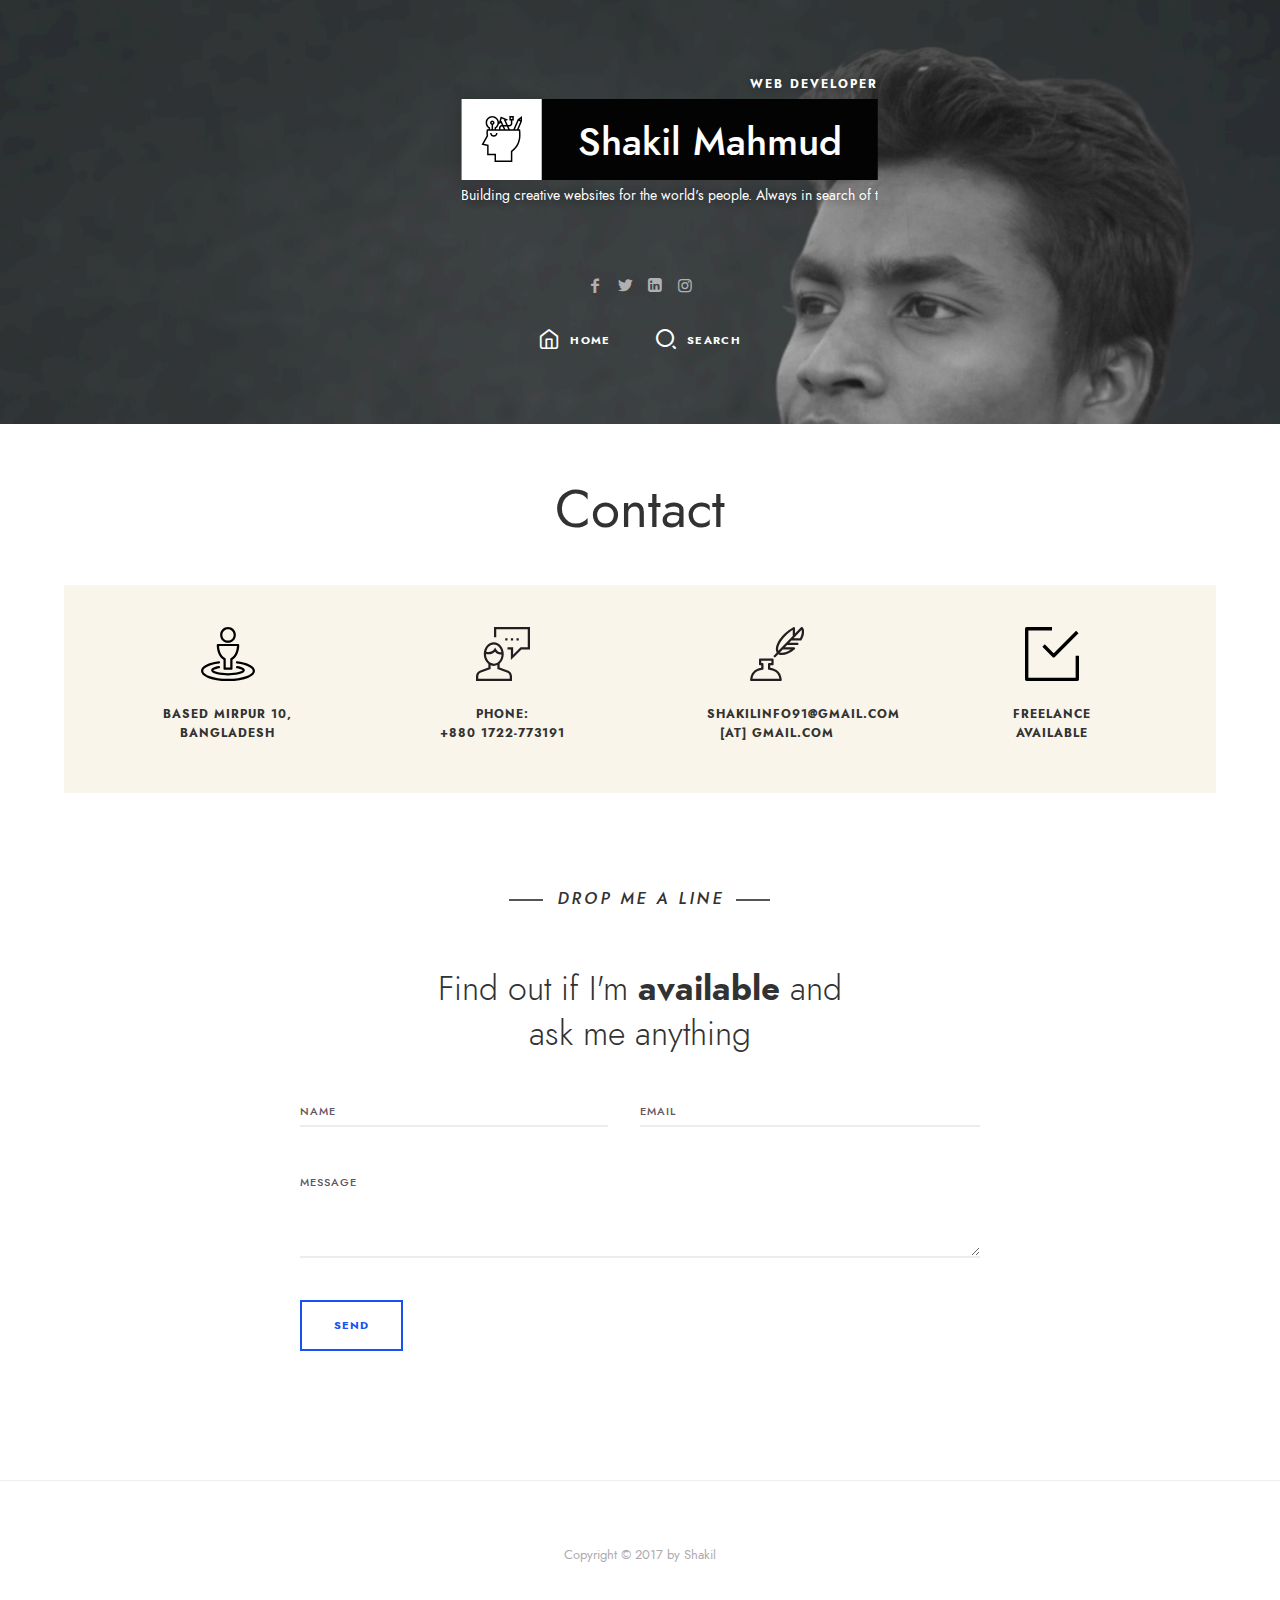
<file: contact-me.html>
<!DOCTYPE html>
<html
  lang="en"
  class="no-js classic-page-layout"
  data-audio-tick="audio/tick.mp3"
  data-click-ripple-animation="yes"
>
  <!-- InstanceBegin template="/Templates/layout.dwt" codeOutsideHTMLIsLocked="false" -->

  <head>
    <meta charset="utf-8" />
    <meta name="viewport" content="width=device-width, initial-scale=1" />
    <meta name="description" content="Shakil's portfolio" />
    <meta name="keywords" content="vcard, html5, portfolio" />
    <meta name="author" content="Shakil" />
    <meta name="theme-color" content="#1755cf" />

    <title>Contact-shakil's portfolio</title>

    <!-- FAV and TOUCH ICONS -->
    <link rel="shortcut icon" href="images/ico/favicon.ico" />
    <link rel="apple-touch-icon" href="images/ico/apple-touch-icon.png" />

    <!-- FONTS -->
    <link rel="stylesheet" href="css/fonts/jost/jost.css" />
    <link
      href="https://fonts.googleapis.com/css?family=Anton"
      rel="stylesheet"
    />

    <!-- STYLES -->
    <link rel="stylesheet" type="text/css" href="css/normalize.css" />
    <link rel="stylesheet" type="text/css" href="css/bootstrap.css" />
    <link rel="stylesheet" type="text/css" href="js/nprogress/nprogress.css" />
    <link
      rel="stylesheet"
      type="text/css"
      href="js/jquery.magnific-popup/magnific-popup.css"
    />
    <link
      rel="stylesheet"
      type="text/css"
      href="css/fonts/fontello/css/fontello.css"
    />
    <link rel="stylesheet" type="text/css" href="css/main.css" />
    <link rel="stylesheet" type="text/css" href="css/768.css" />

    <!-- INITIAL SCRIPTS -->
    <script src="js/jquery.js"></script>
  </head>
  <body>
    <!-- PAGE -->
    <div id="page" class="hfeed site">
      <!-- .site-main -->
      <main id="main" class="site-main cd-main">
        <!-- HEADER -->
        <header id="masthead" class="header" role="banner">
          <!-- header-wrap -->
          <div class="header-wrap layout-full">
            <img src="images/home/cover.jpg" alt="profile-image" />

            <div class="home-heading">
              <div class="home-logo">
                <p class="home-job-title">Web Developer</p>

                <p class="home-marquee">
                  Building creative websites for the world's people. Always in
                  search of the great user experience. Building creative
                  websites for the world's people. Always in search of the great
                  user experience.
                </p>

                <!--<i class="home-logo-left "><span>Web</span></i>-->
                <i class="home-logo-center">
                  <span class="home-icon">
                    <img src="images/home/icon.svg" alt="icon" />
                  </span>
                  <span class="home-text-container">
                    <p class="home-text-container-placeholder">Shakil Mahmud</p>
                  </span>
                  <span class="home-text">Shakil Mahmud</span>
                </i>
                <!--<i class="home-logo-right"><span>Developer</span></i>-->
              </div>
            </div>
            <!-- HOME BG LOGO -->
            <div class="home-bg-logo">
              <img src="images/home/icon-bg2.svg" alt="icon" />
            </div>
            <!-- HOME BG LOGO -->

            <!-- header-social -->
            <div class="header-bottom">
              <a class="social-link facebook" href="#"></a>
              <a class="social-link twitter" href="#"></a>
              <a class="social-link linkedin" href="#"></a>
              <a class="social-link instagram" href="#"></a>
            </div>
            <!-- header-social -->

            <!-- NAV MENU -->
            <nav
              id="primary-navigation"
              class="site-navigation primary-navigation"
              role="navigation"
            >
              <div class="nav-menu menu-with-icons">
                <ul>
                  <!-- InstanceBeginEditable name="Menu-Content" -->

                  <li><a class="home" href="index-2.html">Home</a></li>
                  <li><a class="search-toggle">Search</a></li>

                  <!-- InstanceEndEditable -->
                </ul>
              </div>
            </nav>
            <!-- NAV MENU -->

            <!-- SEARCH -->
            <div class="header-search">
              <form role="search" method="get" class="search-form" action="#">
                <label>
                  <span class="screen-reader-text">Search for:</span>
                  <input
                    type="search"
                    class="search-field"
                    placeholder="Enter Keyword"
                    value=""
                    name="s"
                  />
                </label>
                <input type="submit" class="search-submit" value="Search" />
              </form>
            </div>
            <!-- SEARCH -->
          </div>
          <!-- header-wrap -->
        </header>
        <!-- HEADER -->
        <!-- site-middle -->
        <div class="site-middle">
          <div class="layout-medium">
            <div id="primary" class="content-area">
              <!-- site-content -->
              <div id="content" class="site-content" role="main">
                <!-- InstanceBeginEditable name="Page-Content" -->

                <!-- .page-single -->
                <div class="page-single page-layout">
                  <!-- .hentry -->
                  <article class="page hentry">
                    <!-- .entry-header -->
                    <header class="entry-header">
                      <h1 class="entry-title">Contact</h1>
                    </header>
                    <!-- .entry-header -->

                    <!-- .entry-content -->
                    <div class="entry-content">
                      <!-- .boxed -->
                      <div class="boxed">
                        <!-- row -->
                        <div class="row">
                          <!-- column 3/12 -->
                          <div class="col-xs-6 col-sm-3">
                            <!-- fun-fact -->
                            <div class="fun-fact">
                              <!--<i class="pe-7s-map-marker"></i>-->
                              <img
                                src="images/site/icon-location.svg"
                                alt="image"
                              />
                              <!--<img src="images/site/icon-03.png" alt="image"/>-->
                              <h4>based Mirpur 10, Bangladesh</h4>
                            </div>
                            <!-- fun-fact -->
                          </div>
                          <!-- column 3/12 -->

                          <!-- column 3/12 -->
                          <div class="col-xs-6 col-sm-3">
                            <!-- fun-fact -->
                            <div class="fun-fact">
                              <!--<i class="pe-7s-call"></i>-->
                              <img
                                src="images/site/icon-phone.svg"
                                alt="image"
                              />
                              <h4>
                                Phone: <br />
                                +880 1722-773191
                              </h4>
                            </div>
                            <!-- fun-fact -->
                          </div>
                          <!-- column 3/12 -->

                          <!-- column 3/12 -->
                          <div class="col-xs-6 col-sm-3">
                            <!-- fun-fact -->
                            <div class="fun-fact">
                              <!--<i class="pe-7s-mail"></i>-->
                              <img
                                src="images/site/icon-mail.svg"
                                alt="image"
                              />
                              <h4>shakilinfo91@gmail.com [at] gmail.com</h4>
                            </div>
                            <!-- fun-fact -->
                          </div>
                          <!-- column 3/12 -->

                          <!-- column 3/12 -->
                          <div class="col-xs-6 col-sm-3">
                            <!-- fun-fact -->
                            <div class="fun-fact">
                              <!--<i class="pe-7s-check"></i>-->
                              <img
                                src="images/site/icon-check.svg"
                                alt="image"
                              />
                              <h4>Freelance Available</h4>
                            </div>
                            <!-- fun-fact -->
                          </div>
                          <!-- column 3/12 -->
                        </div>
                        <!-- row -->
                      </div>
                      <!-- .boxed -->

                      <!-- section-title -->
                      <div class="section-title center">
                        <h2>
                          <i>Drop Me A Line</i>
                        </h2>
                      </div>
                      <!-- section-title -->

                      <h2 class="center fw-300">
                        Find out if I'm <strong>available</strong> and
                        <br />
                        ask me anything
                      </h2>

                      <!-- .contact-form -->
                      <div class="contact-form">
                        <form
                          id="contact-form"
                          class="validate-form"
                          method="post"
                          action="#"
                        >
                          <!-- enter mail subject here -->
                          <input
                            type="hidden"
                            name="subject"
                            id="subject"
                            value="You have a new message from shakil!"
                          />

                          <p>
                            <input
                              placeholder="Name"
                              type="text"
                              name="name"
                              id="name"
                              class="required"
                            />
                          </p>

                          <p>
                            <input
                              placeholder="Email"
                              type="text"
                              name="email"
                              id="email"
                              class="required email"
                            />
                          </p>

                          <p class="antispam">
                            Leave this empty if you are a human : <br /><input
                              name="url"
                            />
                          </p>

                          <p>
                            <textarea
                              placeholder="Message"
                              name="message"
                              id="message"
                              class="required"
                            ></textarea>
                          </p>

                          <p>
                            <button class="submit button primary">Send</button>
                          </p>
                        </form>
                      </div>
                      <!-- .contact-form -->
                    </div>
                    <!-- .entry-content -->
                  </article>
                  <!-- .hentry -->
                </div>
                <!-- .page-single -->

                <!-- InstanceEndEditable -->
              </div>
              <!-- site-content -->
            </div>
            <!-- primary -->
          </div>
          <!-- layout -->
        </div>
        <!-- site-middle -->

        <!-- .site-footer -->
        <footer id="colophon" class="site-footer" role="contentinfo">
          <!-- .site-info -->
          <div class="site-info">
            <div class="textwidget">
              <p>
                <a href="http://pixelwars.org/"
                  >Copyright &copy; 2017 by Shakil</a
                >
              </p>
            </div>
          </div>
          <!-- .site-info -->
        </footer>
        <!-- .site-footer -->
      </main>
      <!-- .site-main -->

      <!-- ALERT : used for contact form mail delivery alert -->
      <div class="site-alert animated"></div>
    </div>
    <!-- PAGE -->

    <a href="#" id="back-to-top" class="show">↑ <span>Scroll to top</span></a>

    <!-- InstanceBeginEditable name="Body-End-Content" -->

    <!-- InstanceEndEditable -->

    <!-- SCRIPTS -->
    <script src="js/tween-max.js"></script>
    <script src="js/jquery-address.js"></script>
    <script src="js/nprogress/nprogress.js"></script>
    <script src="js/jquery-isotope.js"></script>
    <script src="js/imagesloaded.js"></script>
    <script src="js/jquery-fitvids.js"></script>
    <script src="js/jquery.magnific-popup/jquery-magnific-popup.js"></script>
    <script src="js/jquery-easing.js"></script>
    <script src="js/jquery-validate.js"></script>
    <script src="js/resize-sensor.js"></script>
    <script src="js/jquery-sticky-sidebar.js"></script>
    <script src="js/main.js"></script>
  </body>
  <!-- InstanceEnd -->
</html>
</file>
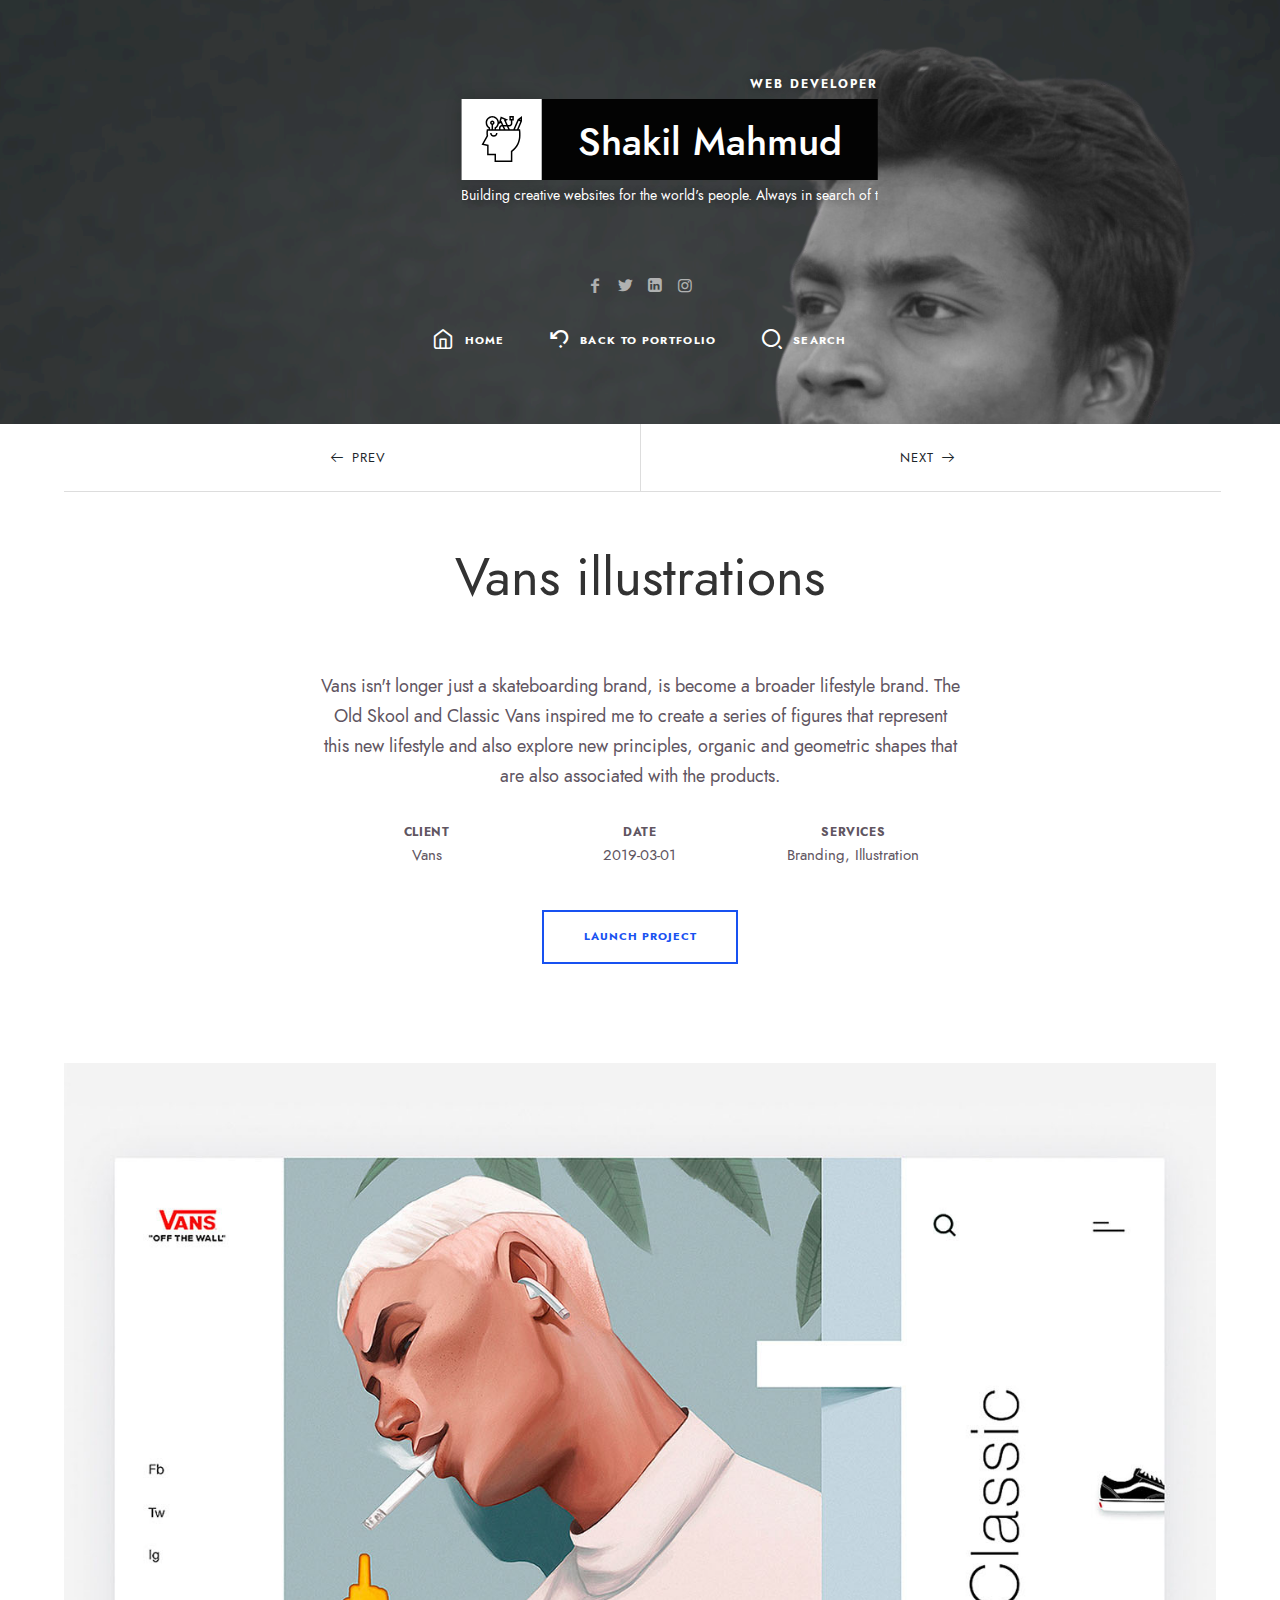
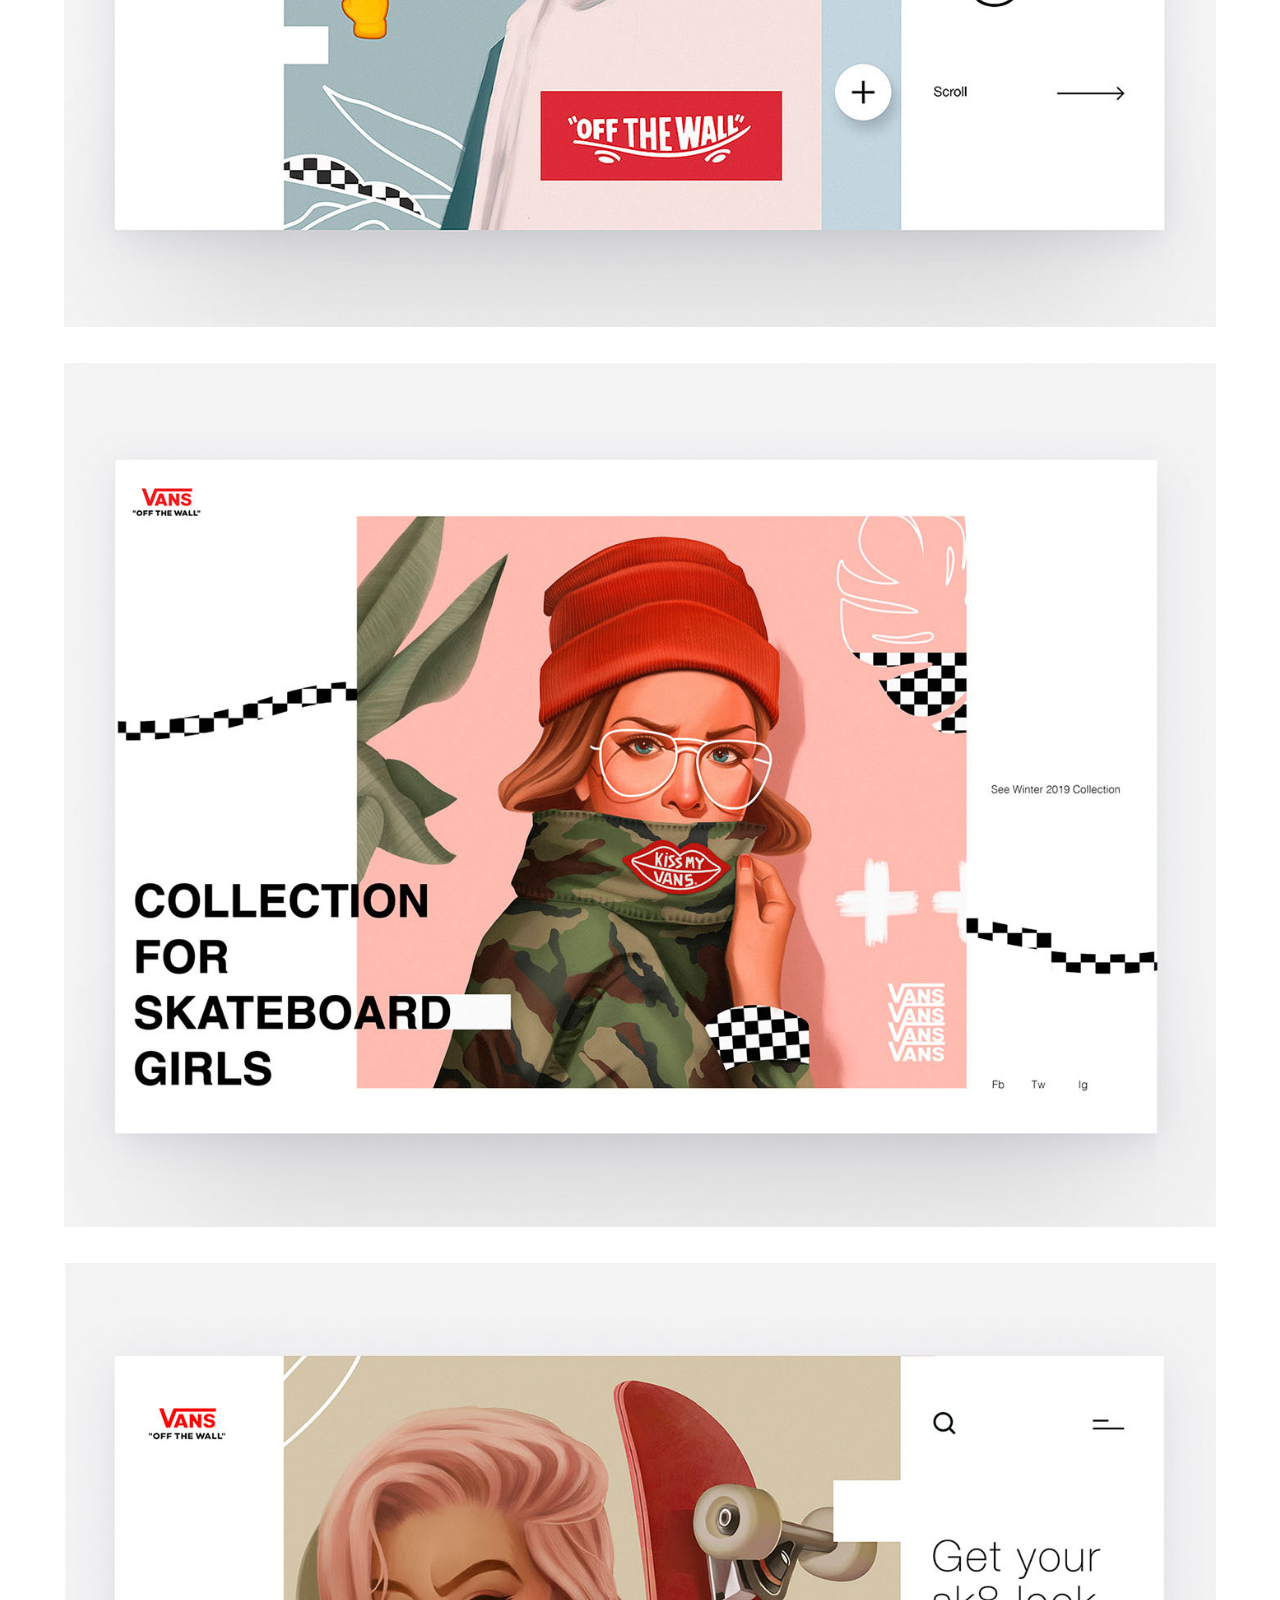
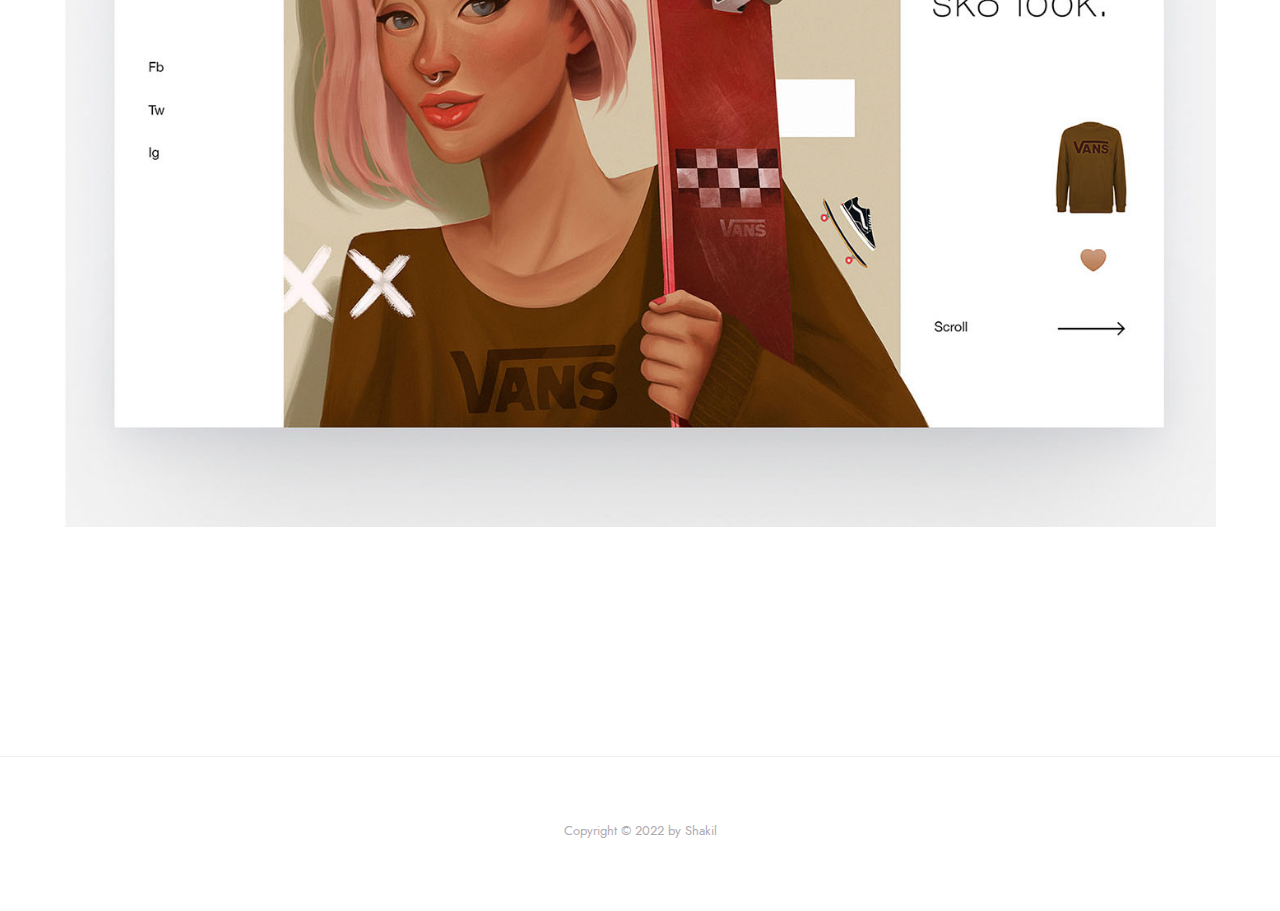
<file: portfolio-item-01.html>
<!DOCTYPE html>
<html
  lang="en"
  class="no-js classic-page-layout"
  data-audio-tick="audio/tick.mp3"
  data-click-ripple-animation="yes"
>
  <!-- InstanceBegin template="/Templates/layout.dwt" codeOutsideHTMLIsLocked="false" -->

  <head>
    <meta charset="utf-8" />
    <meta name="viewport" content="width=device-width, initial-scale=1" />
    <meta name="description" content="shakil's portfolio" />
    <meta name="keywords" content="vcard, html5, portfolio" />
    <meta name="author" content="Shakil" />
    <meta name="theme-color" content="#1755cf" />

    <title>Portfolio-item -shakil's portfolio</title>

    <!-- FAV and TOUCH ICONS -->
    <link rel="shortcut icon" href="images/ico/favicon.ico" />
    <link rel="apple-touch-icon" href="images/ico/apple-touch-icon.png" />

    <!-- FONTS -->
    <link rel="stylesheet" href="css/fonts/jost/jost.css" />
    <link
      href="https://fonts.googleapis.com/css?family=Anton"
      rel="stylesheet"
    />

    <!-- STYLES -->
    <link rel="stylesheet" type="text/css" href="css/normalize.css" />
    <link rel="stylesheet" type="text/css" href="css/bootstrap.css" />
    <link rel="stylesheet" type="text/css" href="js/nprogress/nprogress.css" />
    <link
      rel="stylesheet"
      type="text/css"
      href="js/jquery.magnific-popup/magnific-popup.css"
    />
    <link
      rel="stylesheet"
      type="text/css"
      href="css/fonts/fontello/css/fontello.css"
    />
    <link rel="stylesheet" type="text/css" href="css/main.css" />
    <link rel="stylesheet" type="text/css" href="css/768.css" />

    <!-- INITIAL SCRIPTS -->
    <script src="js/jquery.js"></script>
  </head>

  <body>
    <!-- PAGE -->
    <div id="page" class="hfeed site">
      <!-- .site-main -->
      <main id="main" class="site-main cd-main">
        <!-- HEADER -->
        <header id="masthead" class="header" role="banner">
          <!-- header-wrap -->
          <div class="header-wrap layout-full">
            <img src="images/home/cover.jpg" alt="profile-image" />

            <div class="home-heading">
              <div class="home-logo">
                <p class="home-job-title">Web Developer</p>

                <p class="home-marquee">
                  Building creative websites for the world's people. Always in
                  search of the great user experience. Building creative
                  websites for the world's people. Always in search of the great
                  user experience.
                </p>

                <!--<i class="home-logo-left "><span>Web</span></i>-->
                <i class="home-logo-center">
                  <span class="home-icon">
                    <img src="images/home/icon.svg" alt="icon" />
                  </span>
                  <span class="home-text-container">
                    <p class="home-text-container-placeholder">Shakil Mahmud</p>
                  </span>
                  <span class="home-text">Shakil Mahmud</span>
                </i>
                <!--<i class="home-logo-right"><span>Developer</span></i>-->
              </div>
            </div>

            <!-- HOME BG LOGO -->
            <div class="home-bg-logo">
              <img src="images/home/icon-bg2.svg" alt="icon" />
            </div>
            <!-- HOME BG LOGO -->

            <!-- header-social -->
            <div class="header-bottom">
              <a class="social-link facebook" href="#"></a>
              <a class="social-link twitter" href="#"></a>
              <a class="social-link linkedin" href="#"></a>
              <a class="social-link instagram" href="#"></a>
            </div>
            <!-- header-social -->

            <!-- NAV MENU -->
            <nav
              id="primary-navigation"
              class="site-navigation primary-navigation"
              role="navigation"
            >
              <div class="nav-menu menu-with-icons">
                <ul>
                  <!-- InstanceBeginEditable name="Menu-Content" -->

                  <li><a class="home" href="index-2.html">Home</a></li>
                  <li>
                    <a class="return" href="index-2.html#portfolio"
                      >Back To Portfolio</a
                    >
                  </li>
                  <li><a class="search-toggle">Search</a></li>

                  <!-- InstanceEndEditable -->
                </ul>
              </div>
            </nav>
            <!-- NAV MENU -->

            <!-- SEARCH -->
            <div class="header-search">
              <form role="search" method="get" class="search-form" action="#">
                <label>
                  <span class="screen-reader-text">Search for:</span>
                  <input
                    type="search"
                    class="search-field"
                    placeholder="Enter Keyword"
                    value=""
                    name="s"
                  />
                </label>
                <input type="submit" class="search-submit" value="Search" />
              </form>
            </div>
            <!-- SEARCH -->
          </div>
          <!-- header-wrap -->
        </header>
        <!-- HEADER -->

        <!-- site-middle -->
        <div class="site-middle">
          <div class="layout-medium">
            <div id="primary" class="content-area">
              <!-- site-content -->
              <div id="content" class="site-content" role="main">
                <!-- InstanceBeginEditable name="Page-Content" -->

                <!-- .portfolio-single -->
                <div class="portfolio-single page-layout">
                  <!-- .hentry -->
                  <article class="hentry">
                    <!-- .entry-header -->
                    <header class="entry-header">
                      <!-- PORTFOLIO-NAV -->
                      <div class="portfolio-nav">
                        <span class="prev ajax"
                          ><a href="portfolio-item-03.html">Prev</a></span
                        >
                        <span class="back"
                          ><a href="#/portfolio">Close</a></span
                        >
                        <span class="next ajax"
                          ><a href="portfolio-item-02.html">Next</a></span
                        >
                      </div>
                      <!-- PORTFOLIO-NAV -->

                      <!-- TITLE -->
                      <h1 class="entry-title">Vans illustrations</h1>
                      <!-- TITLE -->
                    </header>
                    <!-- .entry-header -->

                    <!-- .entry-content -->
                    <div class="entry-content">
                      <!-- .portfolio-desc -->
                      <div class="portfolio-desc">
                        <p>
                          Vans isn't longer just a skateboarding brand, is
                          become a broader lifestyle brand. The Old Skool and
                          Classic Vans inspired me to create a series of figures
                          that represent this new lifestyle and also explore new
                          principles, organic and geometric shapes that are also
                          associated with the products.
                        </p>

                        <div class="portfolio-meta">
                          <span><strong>Client</strong> Vans</span>
                          <span><strong>Date</strong> 2019-03-01</span>
                          <span
                            ><strong>Services</strong> Branding,
                            Illustration</span
                          >
                        </div>

                        <p>
                          <a
                            href="https://www.behance.net/gallery/77400809/Vans-Faces"
                            target="_blank"
                            class="button primary"
                            >LAUNCH PROJECT</a
                          >
                        </p>
                      </div>
                      <!-- .portfolio-desc -->

                      <p>
                        <img
                          src="images/portfolio/single/01.jpg"
                          alt="project"
                        />
                        <img
                          src="images/portfolio/single/02.jpg"
                          alt="project"
                        />
                        <img
                          src="images/portfolio/single/03.jpg"
                          alt="project"
                        />
                      </p>
                    </div>
                    <!-- .entry-content -->
                  </article>
                  <!-- .hentry -->
                </div>
                <!-- .portfolio-single -->

                <!-- InstanceEndEditable -->
              </div>
              <!-- site-content -->
            </div>
            <!-- primary -->
          </div>
          <!-- layout -->
        </div>
        <!-- site-middle -->

        <!-- .site-footer -->
        <footer id="colophon" class="site-footer" role="contentinfo">
          <!-- .site-info -->
          <div class="site-info">
            <div class="textwidget">
              <p>
                <a href="#">Copyright &copy; 2022 by Shakil</a>
              </p>
            </div>
          </div>
          <!-- .site-info -->
        </footer>
        <!-- .site-footer -->
      </main>
      <!-- .site-main -->

      <!-- ALERT : used for contact form mail delivery alert -->
      <div class="site-alert animated"></div>
    </div>
    <!-- PAGE -->

    <a href="#" id="back-to-top" class="show">↑ <span>Scroll to top</span></a>

    <!-- InstanceBeginEditable name="Body-End-Content" -->

    <!-- InstanceEndEditable -->

    <!-- SCRIPTS -->
    <script src="js/tween-max.js"></script>
    <script src="js/jquery-address.js"></script>
    <script src="js/nprogress/nprogress.js"></script>
    <script src="js/jquery-isotope.js"></script>
    <script src="js/imagesloaded.js"></script>
    <script src="js/jquery-fitvids.js"></script>
    <script src="js/jquery.magnific-popup/jquery-magnific-popup.js"></script>
    <script src="js/jquery-easing.js"></script>
    <script src="js/jquery-validate.js"></script>
    <script src="js/resize-sensor.js"></script>
    <script src="js/jquery-sticky-sidebar.js"></script>
    <script src="js/main.js"></script>
  </body>
  <!-- InstanceEnd -->
</html>
</file>
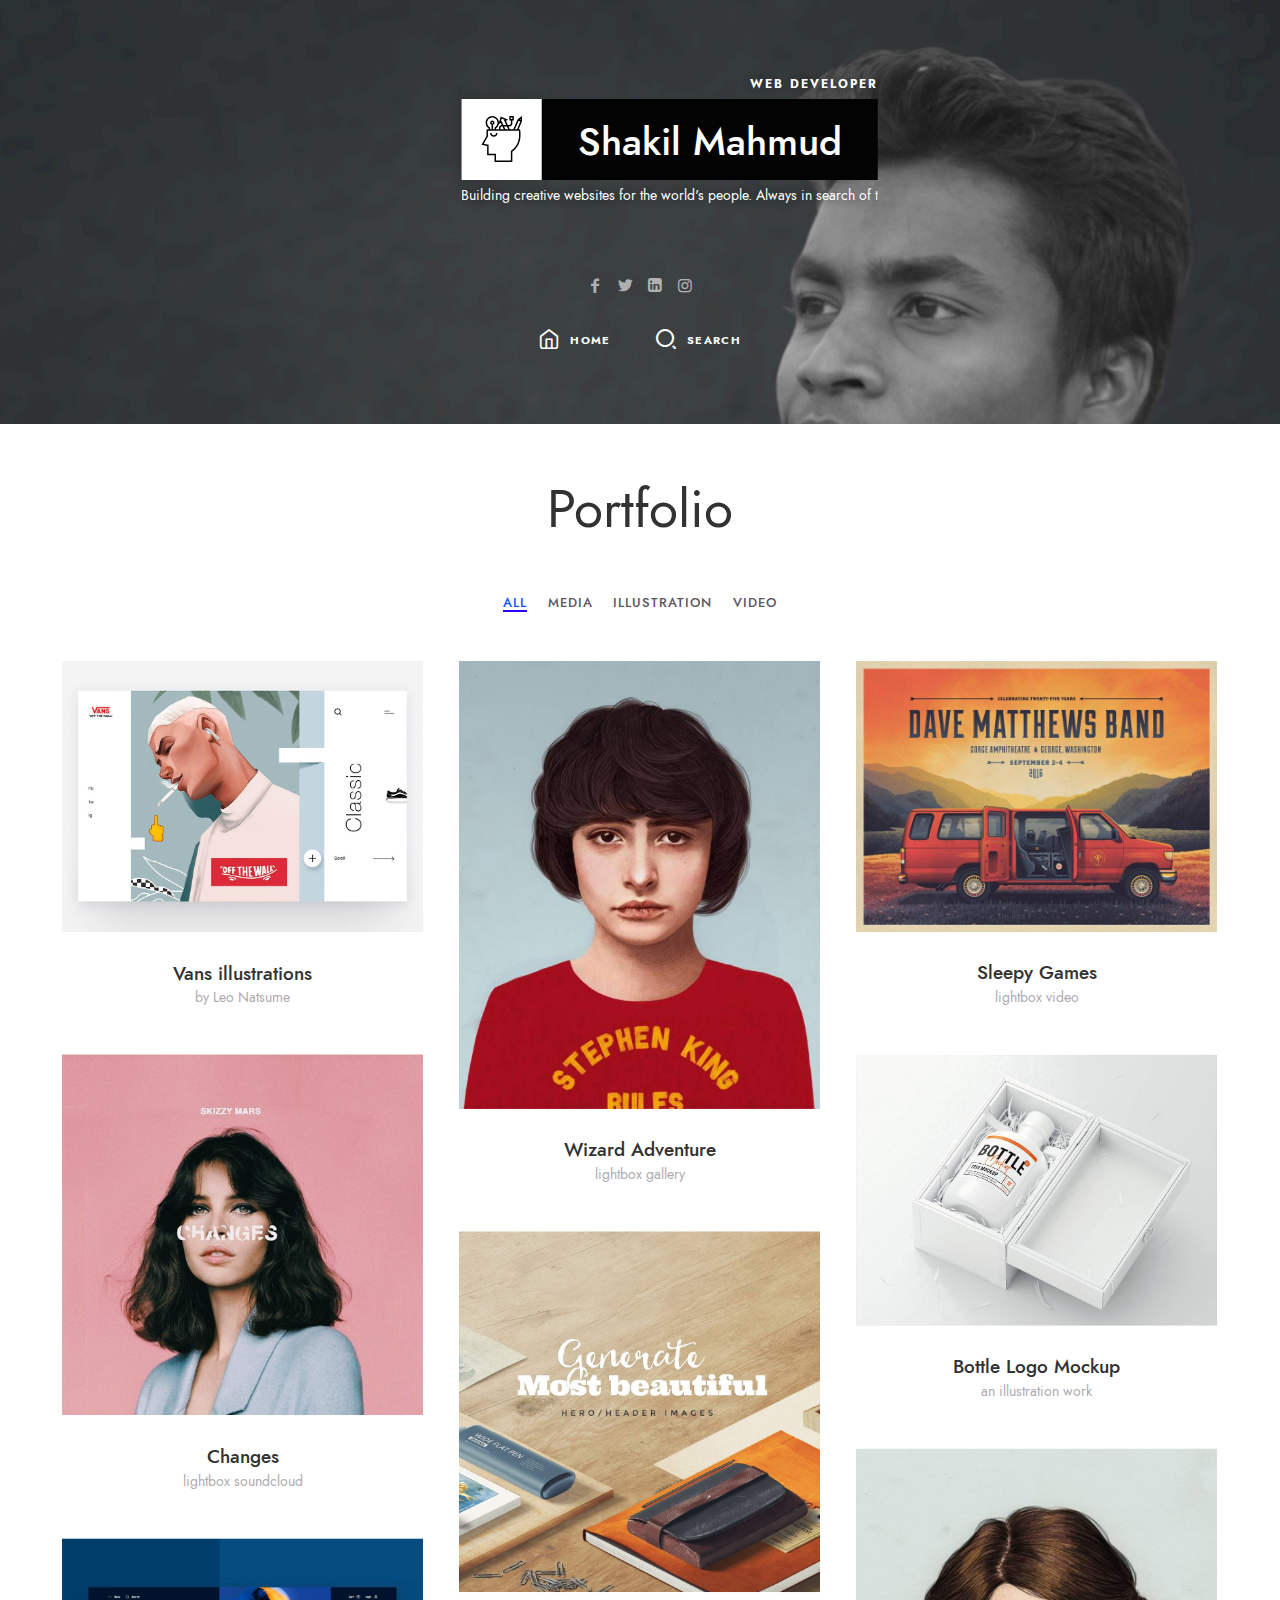
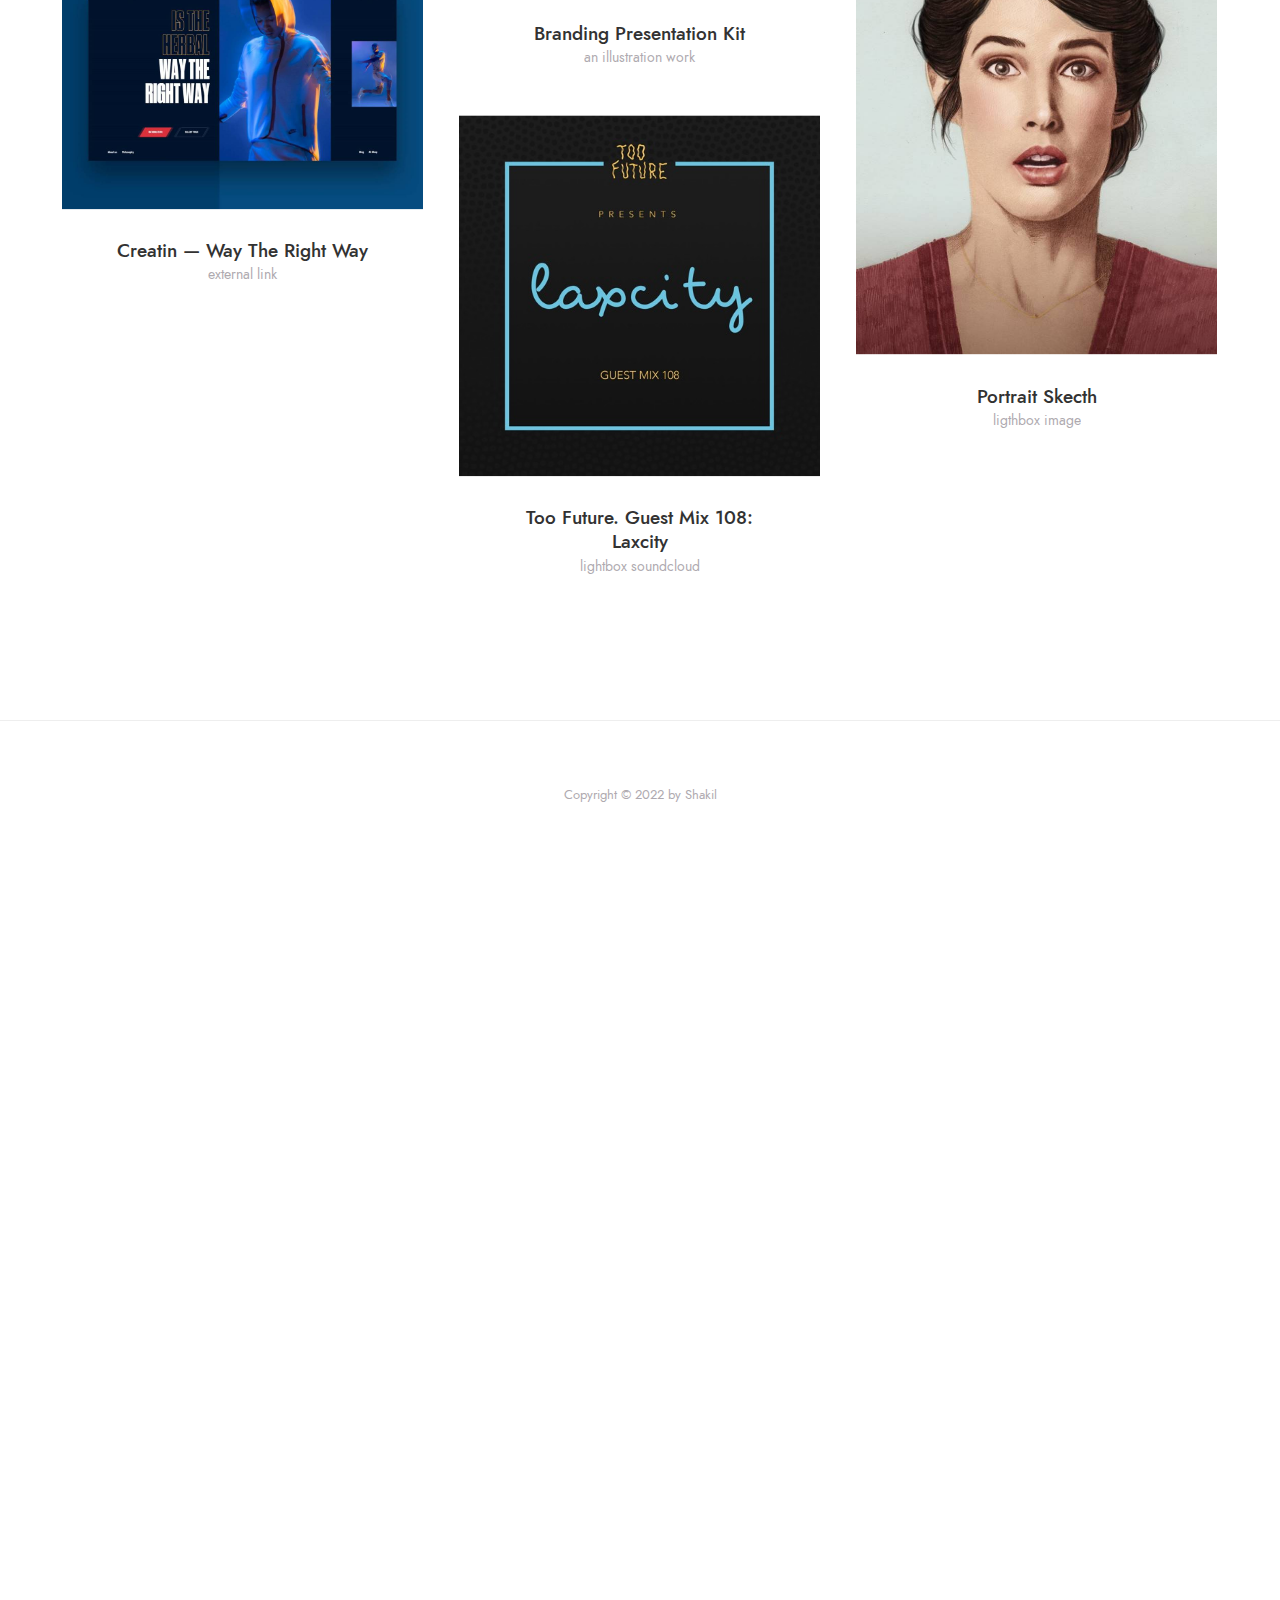
<file: portfolio.html>
<!DOCTYPE html>
<html
  lang="en"
  class="no-js classic-page-layout"
  data-audio-tick="audio/tick.mp3"
  data-click-ripple-animation="yes"
>
  <!-- InstanceBegin template="/Templates/layout.dwt" codeOutsideHTMLIsLocked="false" -->

  <head>
    <meta charset="utf-8" />
    <meta name="viewport" content="width=device-width, initial-scale=1" />
    <meta name="description" content="Shakil's portfolio" />
    <meta name="keywords" content="vcard, html5, portfolio" />
    <meta name="author" content="Shakil" />
    <meta name="theme-color" content="#1755cf" />

    <title>Portfolio -shakil's portfolio</title>

    <!-- FAV and TOUCH ICONS -->
    <link rel="shortcut icon" href="images/ico/favicon.ico" />
    <link rel="apple-touch-icon" href="images/ico/apple-touch-icon.png" />

    <!-- FONTS -->
    <link rel="stylesheet" href="css/fonts/jost/jost.css" />
    <link
      href="https://fonts.googleapis.com/css?family=Anton"
      rel="stylesheet"
    />

    <!-- STYLES -->
    <link rel="stylesheet" type="text/css" href="css/normalize.css" />
    <link rel="stylesheet" type="text/css" href="css/bootstrap.css" />
    <link rel="stylesheet" type="text/css" href="js/nprogress/nprogress.css" />
    <link
      rel="stylesheet"
      type="text/css"
      href="js/jquery.magnific-popup/magnific-popup.css"
    />
    <link
      rel="stylesheet"
      type="text/css"
      href="css/fonts/fontello/css/fontello.css"
    />
    <link rel="stylesheet" type="text/css" href="css/main.css" />
    <link rel="stylesheet" type="text/css" href="css/768.css" />

    <!-- INITIAL SCRIPTS -->
    <script src="js/jquery.js"></script>
  </head>

  <body>
    <!-- PAGE -->
    <div id="page" class="hfeed site">
      <!-- .site-main -->
      <main id="main" class="site-main cd-main">
        <!-- HEADER -->
        <header id="masthead" class="header" role="banner">
          <!-- header-wrap -->
          <div class="header-wrap layout-full">
            <img src="images/home/cover.jpg" alt="profile-image" />

            <div class="home-heading">
              <div class="home-logo">
                <p class="home-job-title">Web Developer</p>

                <p class="home-marquee">
                  Building creative websites for the world's people. Always in
                  search of the great user experience. Building creative
                  websites for the world's people. Always in search of the great
                  user experience.
                </p>

                <!--<i class="home-logo-left "><span>Web</span></i>-->
                <i class="home-logo-center">
                  <span class="home-icon">
                    <img src="images/home/icon.svg" alt="icon" />
                  </span>
                  <span class="home-text-container">
                    <p class="home-text-container-placeholder">Shakil Mahmud</p>
                  </span>
                  <span class="home-text">Shakil Mahmud</span>
                </i>
                <!--<i class="home-logo-right"><span>Developer</span></i>-->
              </div>
            </div>

            <!-- HOME BG LOGO -->
            <div class="home-bg-logo">
              <img src="images/home/icon-bg2.svg" alt="icon" />
            </div>
            <!-- HOME BG LOGO -->

            <!-- header-social -->
            <div class="header-bottom">
              <a class="social-link facebook" href="#"></a>
              <a class="social-link twitter" href="#"></a>
              <a class="social-link linkedin" href="#"></a>
              <a class="social-link instagram" href="#"></a>
            </div>
            <!-- header-social -->

            <!-- NAV MENU -->
            <nav
              id="primary-navigation"
              class="site-navigation primary-navigation"
              role="navigation"
            >
              <div class="nav-menu menu-with-icons">
                <ul>
                  <!-- InstanceBeginEditable name="Menu-Content" -->

                  <li><a class="home" href="index-2.html">Home</a></li>
                  <li><a class="search-toggle">Search</a></li>

                  <!-- InstanceEndEditable -->
                </ul>
              </div>
            </nav>
            <!-- NAV MENU -->

            <!-- SEARCH -->
            <div class="header-search">
              <form role="search" method="get" class="search-form" action="#">
                <label>
                  <span class="screen-reader-text">Search for:</span>
                  <input
                    type="search"
                    class="search-field"
                    placeholder="Enter Keyword"
                    value=""
                    name="s"
                  />
                </label>
                <input type="submit" class="search-submit" value="Search" />
              </form>
            </div>
            <!-- SEARCH -->
          </div>
          <!-- header-wrap -->
        </header>
        <!-- HEADER -->

        <!-- site-middle -->
        <div class="site-middle">
          <div class="layout-medium">
            <div id="primary" class="content-area">
              <!-- site-content -->
              <div id="content" class="site-content" role="main">
                <!-- InstanceBeginEditable name="Page-Content" -->

                <!-- .page-single -->
                <div class="page-single page-layout">
                  <!-- .hentry -->
                  <article class="page hentry">
                    <!-- .entry-header -->
                    <header class="entry-header">
                      <h1 class="entry-title">Portfolio</h1>
                    </header>
                    <!-- .entry-header -->

                    <!-- .entry-content -->
                    <div class="entry-content">
                      <!--FILTERS-->
                      <ul id="filters" class="filters">
                        <li class="current">
                          <a href="#" data-filter="*">all</a>
                        </li>
                        <li>
                          <a href="#" data-filter=".media">Media</a>
                        </li>
                        <li>
                          <a href="#" data-filter=".illustration"
                            >Illustration</a
                          >
                        </li>
                        <li>
                          <a href="#" data-filter=".video">Video</a>
                        </li>
                      </ul>
                      <!--FILTERS-->

                      <!-- PORTFOLIO -->
                      <div
                        class="portfolio-items media-grid masonry"
                        data-layout="masonry"
                        data-item-width="360"
                      >
                        <!-- portfolio-item -->
                        <div class="media-cell illustration hentry">
                          <div class="media-box">
                            <img
                              src="images/portfolio/01.jpg"
                              alt="portfolio-post"
                            />
                            <div class="mask"></div>
                            <a href="portfolio-item-01.html" class="ajax"></a>
                          </div>

                          <div class="media-cell-desc">
                            <h3>Vans illustrations</h3>
                            <p class="category">by Leo Natsume</p>
                          </div>
                        </div>
                        <!-- portfolio-item -->

                        <!-- portfolio-item - lightbox gallery -->
                        <div class="media-cell media format-gallery hentry">
                          <div class="media-box">
                            <img
                              src="images/portfolio/03.jpg"
                              alt="portfolio-post"
                            />
                            <div class="mask"></div>
                            <!-- lightbox - gallery -->
                            <a
                              href="images/portfolio/lightbox-01.jpg"
                              class="lightbox"
                              data-title="Portraits by MERCEDES DEBELLARD"
                            ></a>
                            <a
                              href="images/portfolio/lightbox-02.jpg"
                              class="lightbox"
                              data-title="Portraits by MERCEDES DEBELLARD"
                            ></a>
                            <a
                              href="images/portfolio/lightbox-03.jpg"
                              class="lightbox"
                              data-title="Portraits by MERCEDES DEBELLARD"
                            ></a>
                            <a
                              href="images/portfolio/lightbox-04.jpg"
                              class="lightbox"
                              data-title="Portraits by MERCEDES DEBELLARD"
                            ></a>
                            <!-- lightbox - gallery -->
                          </div>
                          <div class="media-cell-desc">
                            <h3>Wizard Adventure</h3>
                            <p class="category">lightbox gallery</p>
                          </div>
                        </div>
                        <!-- portfolio-item - lightbox gallery -->

                        <!-- portfolio-item - lightbox video -->
                        <div
                          class="media-cell illustration video format-video hentry"
                        >
                          <div class="media-box">
                            <img
                              src="images/portfolio/09.jpg"
                              alt="portfolio-post"
                            />
                            <div class="mask"></div>
                            <!-- lightbox - video -->
                            <a
                              href="https://vimeo.com/123320091"
                              data-title="An Animated History of the Van"
                              class="lightbox mfp-iframe"
                            ></a>
                            <!-- lightbox - video -->
                          </div>

                          <div class="media-cell-desc">
                            <h3>Sleepy Games</h3>
                            <p class="category">lightbox video</p>
                          </div>
                        </div>
                        <!-- portfolio-item - lightbox video -->

                        <!-- portfolio-item - lightbox soundcloud -->
                        <div class="media-cell media format-audio hentry">
                          <div class="media-box">
                            <img
                              src="images/portfolio/05.jpg"
                              alt="portfolio-post"
                            />
                            <div class="mask"></div>
                            <!-- lightbox - soundcloud : url copied from share/embed code -->
                            <a
                              href="https://w.soundcloud.com/player/?visual=true&amp;auto_play=true&amp;url=http%3A%2F%2Fapi.soundcloud.com%2Ftracks%2F221650664&amp;show_artwork=true"
                              data-title="Time (feat. G-Eazy & Olivver the Kid)"
                              class="lightbox mfp-iframe"
                            ></a>

                            <!-- lightbox - soundcloud -->
                          </div>
                          <div class="media-cell-desc">
                            <h3>Changes</h3>
                            <p class="category">lightbox soundcloud</p>
                          </div>
                        </div>
                        <!-- portfolio-item - lightbox soundcloud -->

                        <!-- portfolio-item -->
                        <div class="media-cell media hentry">
                          <div class="media-box">
                            <img
                              src="images/portfolio/02.jpg"
                              alt="portfolio-post"
                            />
                            <div class="mask"></div>
                            <a href="portfolio-item-02.html" class="ajax"></a>
                          </div>

                          <div class="media-cell-desc">
                            <h3>Bottle Logo Mockup</h3>
                            <p class="category">an illustration work</p>
                          </div>
                        </div>
                        <!-- portfolio-item -->

                        <!-- portfolio-item -->
                        <div class="media-cell media hentry">
                          <div class="media-box">
                            <img
                              src="images/portfolio/08.jpg"
                              alt="portfolio-post"
                            />
                            <div class="mask"></div>
                            <a href="portfolio-item-03.html" class="ajax"></a>
                          </div>
                          <div class="media-cell-desc">
                            <h3>Branding Presentation Kit</h3>
                            <p class="category">an illustration work</p>
                          </div>
                        </div>
                        <!-- portfolio-item -->

                        <!-- portfolio-item - lightbox image -->
                        <div class="media-cell media format-image hentry">
                          <div class="media-box">
                            <img
                              src="images/portfolio/04.jpg"
                              alt="portfolio-post"
                            />
                            <div class="mask"></div>
                            <!-- lightbox - image -->
                            <a
                              href="images/portfolio/04.jpg"
                              data-title="by MERCEDES DEBELLARD"
                              class="lightbox"
                            ></a>
                            <!-- lightbox - image -->
                          </div>
                          <div class="media-cell-desc">
                            <h3>Portrait Skecth</h3>
                            <p class="category">ligthbox image</p>
                          </div>
                        </div>
                        <!-- portfolio-item - lightbox image -->

                        <!-- portfolio-item - custom url -->
                        <div class="media-cell illustration format-link hentry">
                          <div class="media-box">
                            <img
                              src="images/portfolio/07.jpg"
                              alt="portfolio-post"
                            />
                            <div class="mask"></div>
                            <a
                              href="https://dribbble.com/shots/5926608-Creatin-Way-The-Right-Way"
                              target="_blank"
                            ></a>
                          </div>
                          <div class="media-cell-desc">
                            <h3>Creatin — Way The Right Way</h3>
                            <p class="category">external link</p>
                          </div>
                        </div>
                        <!-- portfolio-item - custom url -->

                        <!-- portfolio-item - lightbox soundcloud -->
                        <div class="media-cell media format-audio hentry">
                          <div class="media-box">
                            <img
                              src="images/portfolio/06.jpg"
                              alt="portfolio-post"
                            />
                            <div class="mask"></div>
                            <!-- lightbox - soundcloud : url copied from share/embed code -->
                            <a
                              href="https://w.soundcloud.com/player/?url=https%3A//api.soundcloud.com/tracks/560005236&amp;color=%23ff5500&amp;auto_play=true&amp;hide_related=false&amp;show_comments=true&amp;show_user=true&amp;show_reposts=false&amp;show_teaser=true&amp;visual=true"
                              data-title="Too Future Mixes"
                              class="lightbox mfp-iframe"
                            ></a>

                            <!-- lightbox - soundcloud -->
                          </div>
                          <div class="media-cell-desc">
                            <h3>Too Future. Guest Mix 108: Laxcity</h3>
                            <p class="category">lightbox soundcloud</p>
                          </div>
                        </div>
                        <!-- portfolio-item - lightbox soundcloud -->
                      </div>
                      <!-- PORTFOLIO -->
                    </div>
                    <!-- .entry-content -->
                  </article>
                  <!-- .hentry -->
                </div>
                <!-- .page-single -->

                <!-- InstanceEndEditable -->
              </div>
              <!-- site-content -->
            </div>
            <!-- primary -->
          </div>
          <!-- layout -->
        </div>
        <!-- site-middle -->

        <!-- .site-footer -->
        <footer id="colophon" class="site-footer" role="contentinfo">
          <!-- .site-info -->
          <div class="site-info">
            <div class="textwidget">
              <p>
                <a href="#">Copyright &copy; 2022 by Shakil </a>
              </p>
            </div>
          </div>
          <!-- .site-info -->
        </footer>
        <!-- .site-footer -->
      </main>
      <!-- .site-main -->

      <!-- ALERT : used for contact form mail delivery alert -->
      <div class="site-alert animated"></div>
    </div>
    <!-- PAGE -->

    <a href="#" id="back-to-top" class="show">↑ <span>Scroll to top</span></a>

    <!-- InstanceBeginEditable name="Body-End-Content" -->

    <!-- InstanceEndEditable -->

    <!-- SCRIPTS -->
    <script src="js/tween-max.js"></script>
    <script src="js/jquery-address.js"></script>
    <script src="js/nprogress/nprogress.js"></script>
    <script src="js/jquery-isotope.js"></script>
    <script src="js/imagesloaded.js"></script>
    <script src="js/jquery-fitvids.js"></script>
    <script src="js/jquery.magnific-popup/jquery-magnific-popup.js"></script>
    <script src="js/jquery-easing.js"></script>
    <script src="js/jquery-validate.js"></script>
    <script src="js/resize-sensor.js"></script>
    <script src="js/jquery-sticky-sidebar.js"></script>
    <script src="js/main.js"></script>
  </body>
  <!-- InstanceEnd -->
</html>
</file>
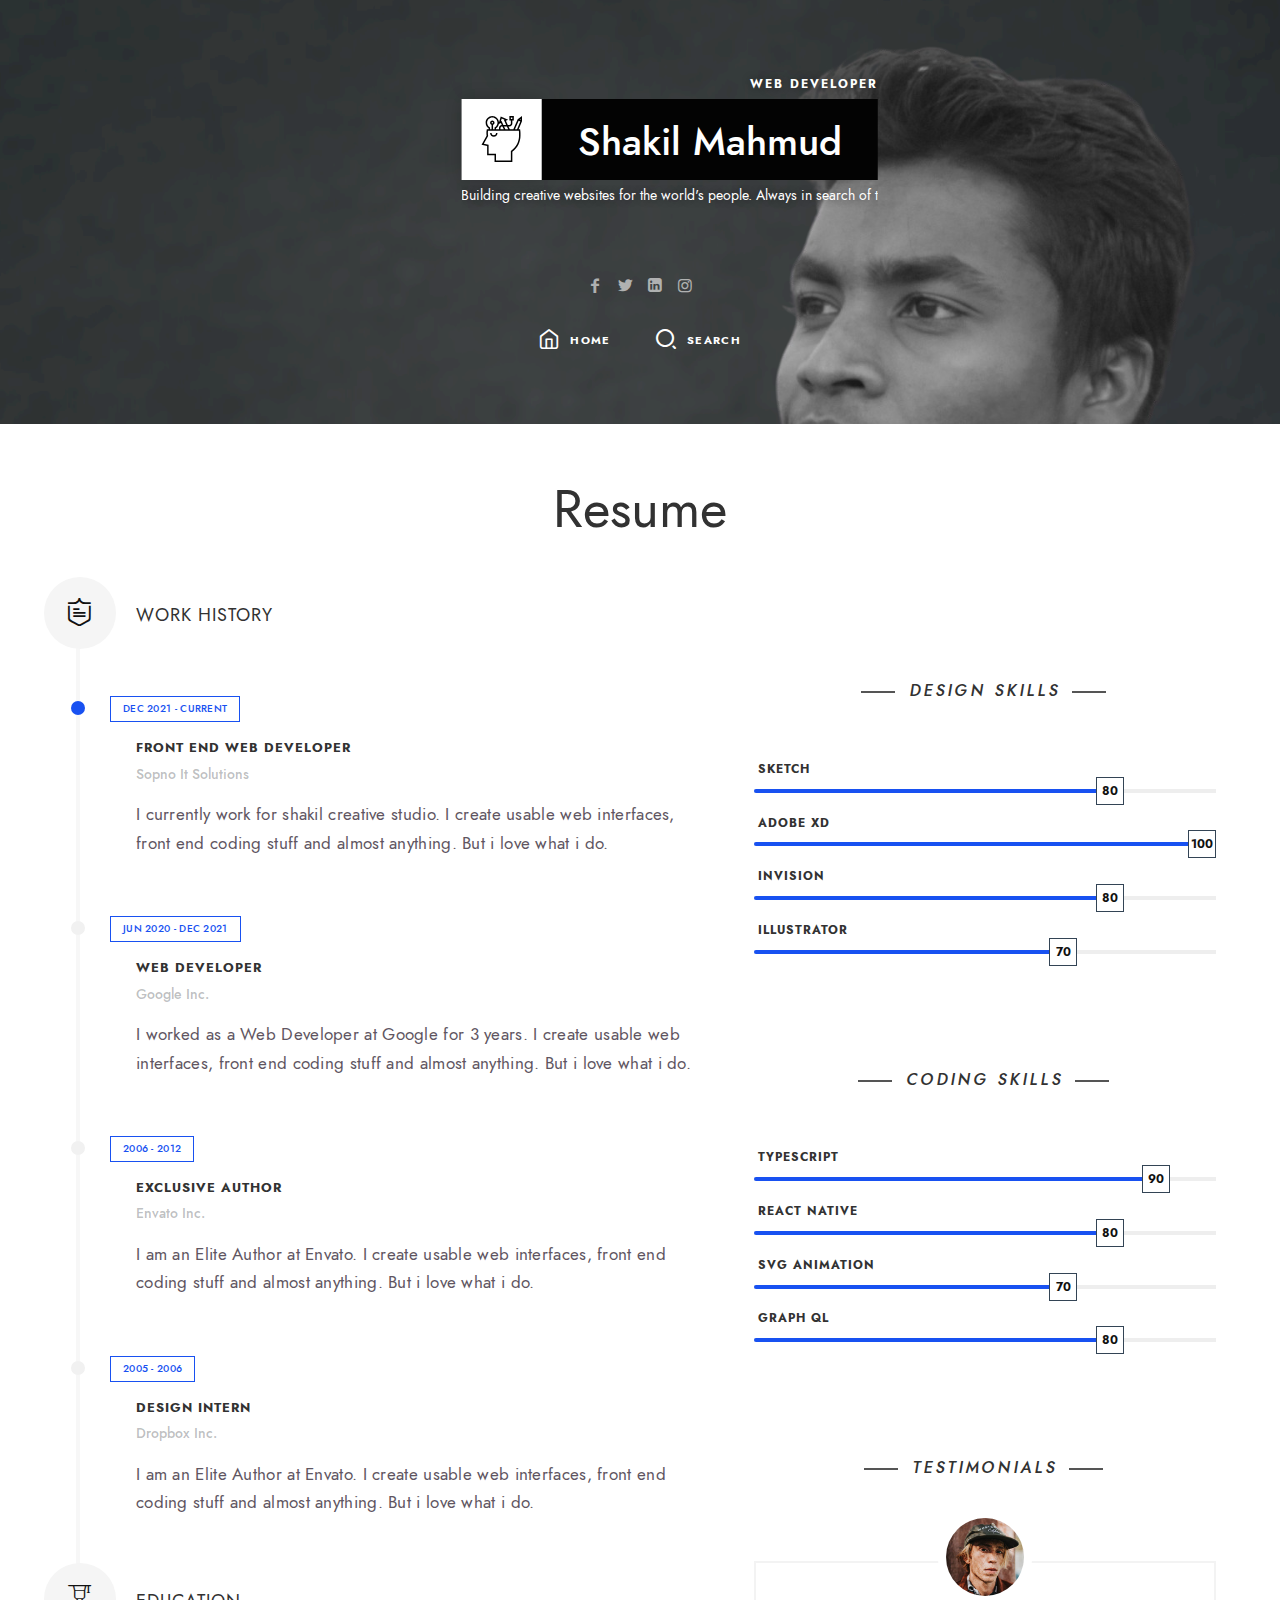
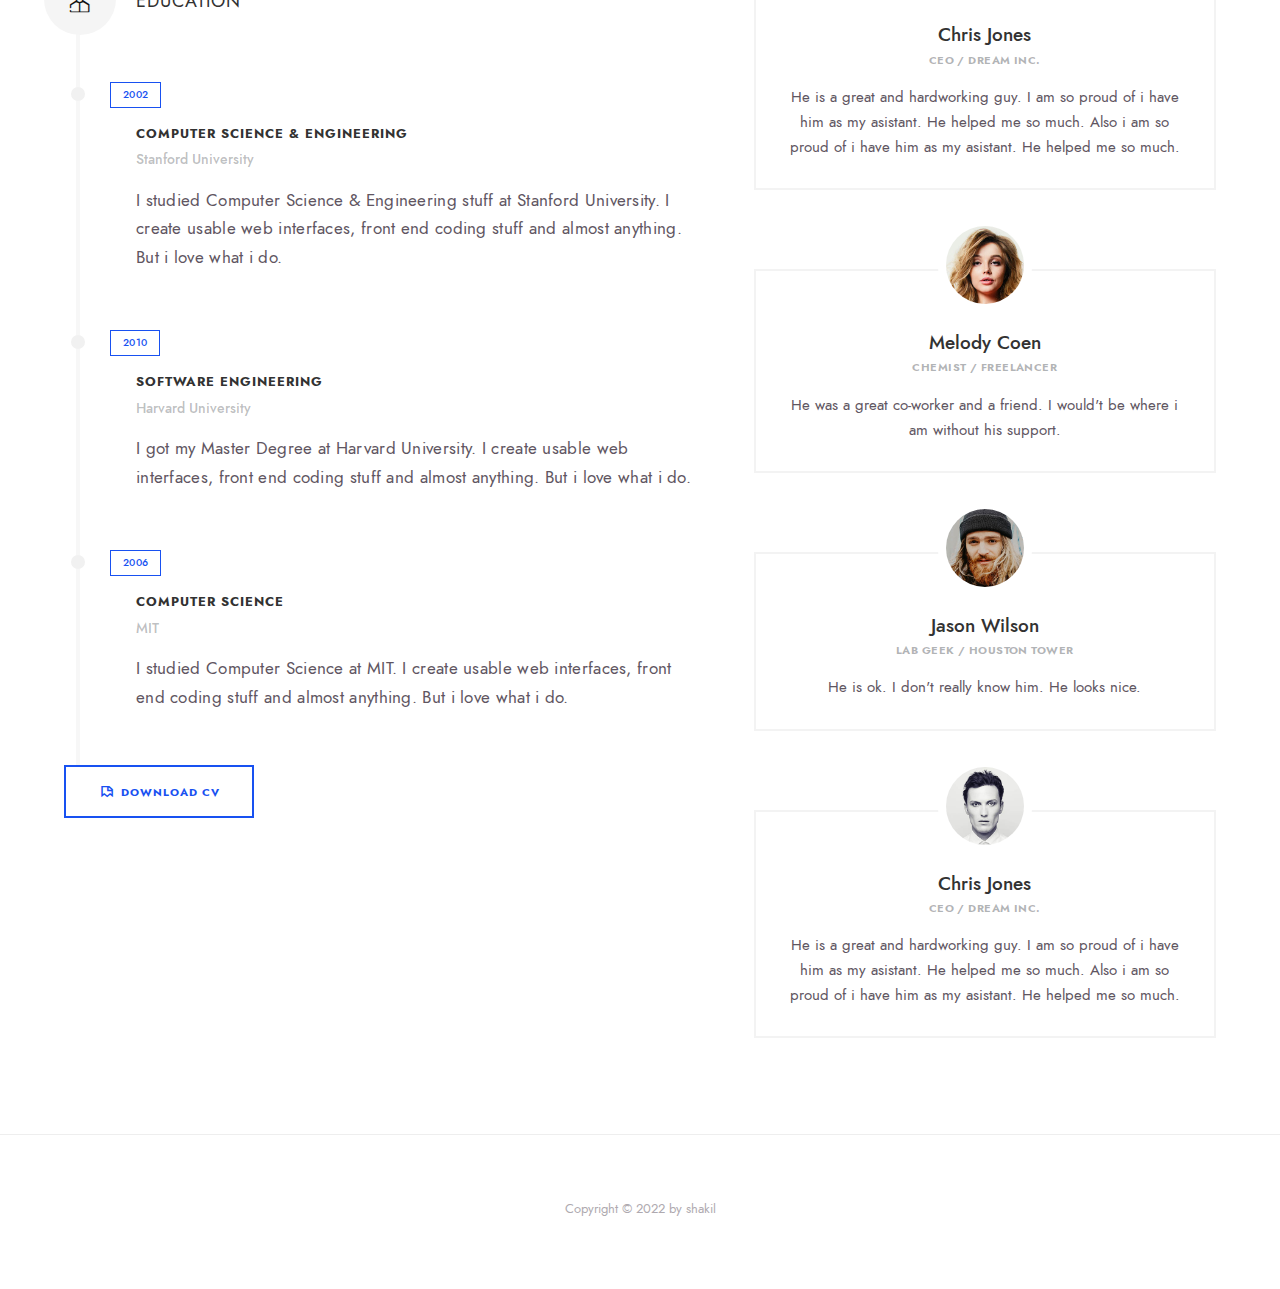
<file: resume.html>
<!DOCTYPE html>
<html
  lang="en"
  class="no-js classic-page-layout"
  data-audio-tick="audio/tick.mp3"
  data-click-ripple-animation="yes"
>
  <!-- InstanceBegin template="/Templates/layout.dwt" codeOutsideHTMLIsLocked="false" -->

  <head>
    <meta charset="utf-8" />
    <meta name="viewport" content="width=device-width, initial-scale=1" />
    <meta name="description" content="Shakil's portfolio" />
    <meta name="keywords" content="vcard, html5, portfolio" />
    <meta name="author" content="Shakil" />
    <meta name="theme-color" content="#1755cf" />

    <title>Resume-shakil's portfolio</title>

    <!-- FAV and TOUCH ICONS -->
    <link rel="shortcut icon" href="images/ico/favicon.ico" />
    <link rel="apple-touch-icon" href="images/ico/apple-touch-icon.png" />

    <!-- FONTS -->
    <link rel="stylesheet" href="css/fonts/jost/jost.css" />
    <link
      href="https://fonts.googleapis.com/css?family=Anton"
      rel="stylesheet"
    />

    <!-- STYLES -->
    <link rel="stylesheet" type="text/css" href="css/normalize.css" />
    <link rel="stylesheet" type="text/css" href="css/bootstrap.css" />
    <link rel="stylesheet" type="text/css" href="js/nprogress/nprogress.css" />
    <link
      rel="stylesheet"
      type="text/css"
      href="js/jquery.magnific-popup/magnific-popup.css"
    />
    <link
      rel="stylesheet"
      type="text/css"
      href="css/fonts/fontello/css/fontello.css"
    />
    <link rel="stylesheet" type="text/css" href="css/main.css" />
    <link rel="stylesheet" type="text/css" href="css/768.css" />

    <!-- INITIAL SCRIPTS -->
    <script src="js/jquery.js"></script>
  </head>

  <body>
    <!-- PAGE -->
    <div id="page" class="hfeed site">
      <!-- .site-main -->
      <main id="main" class="site-main cd-main">
        <!-- HEADER -->
        <header id="masthead" class="header" role="banner">
          <!-- header-wrap -->
          <div class="header-wrap layout-full">
            <img src="images/home/cover.jpg" alt="profile-image" />

            <div class="home-heading">
              <div class="home-logo">
                <p class="home-job-title">Web Developer</p>

                <p class="home-marquee">
                  Building creative websites for the world's people. Always in
                  search of the great user experience. Building creative
                  websites for the world's people. Always in search of the great
                  user experience.
                </p>

                <!--<i class="home-logo-left "><span>Web</span></i>-->
                <i class="home-logo-center">
                  <span class="home-icon">
                    <img src="images/home/icon.svg" alt="icon" />
                  </span>
                  <span class="home-text-container">
                    <p class="home-text-container-placeholder">Shakil Mahmud</p>
                  </span>
                  <span class="home-text">Shakil Mahmud</span>
                </i>
                <!--<i class="home-logo-right"><span>Developer</span></i>-->
              </div>
            </div>

            <!-- HOME BG LOGO -->
            <div class="home-bg-logo">
              <img src="images/home/icon-bg2.svg" alt="icon" />
            </div>
            <!-- HOME BG LOGO -->

            <!-- header-social -->
            <div class="header-bottom">
              <a class="social-link facebook" href="#"></a>
              <a class="social-link twitter" href="#"></a>
              <a class="social-link linkedin" href="#"></a>
              <a class="social-link instagram" href="#"></a>
            </div>
            <!-- header-social -->

            <!-- NAV MENU -->
            <nav
              id="primary-navigation"
              class="site-navigation primary-navigation"
              role="navigation"
            >
              <div class="nav-menu menu-with-icons">
                <ul>
                  <!-- InstanceBeginEditable name="Menu-Content" -->

                  <li><a class="home" href="index-2.html">Home</a></li>
                  <li><a class="search-toggle">Search</a></li>

                  <!-- InstanceEndEditable -->
                </ul>
              </div>
            </nav>
            <!-- NAV MENU -->

            <!-- SEARCH -->
            <div class="header-search">
              <form role="search" method="get" class="search-form" action="#">
                <label>
                  <span class="screen-reader-text">Search for:</span>
                  <input
                    type="search"
                    class="search-field"
                    placeholder="Enter Keyword"
                    value=""
                    name="s"
                  />
                </label>
                <input type="submit" class="search-submit" value="Search" />
              </form>
            </div>
            <!-- SEARCH -->
          </div>
          <!-- header-wrap -->
        </header>
        <!-- HEADER -->

        <!-- site-middle -->
        <div class="site-middle">
          <div class="layout-medium">
            <div id="primary" class="content-area">
              <!-- site-content -->
              <div id="content" class="site-content" role="main">
                <!-- InstanceBeginEditable name="Page-Content" -->

                <!-- .page-single -->
                <div class="page-single page-layout">
                  <!-- .hentry -->
                  <article class="page hentry">
                    <!-- .entry-header -->
                    <header class="entry-header">
                      <h1 class="entry-title">Resume</h1>
                    </header>
                    <!-- .entry-header -->

                    <!-- .entry-content -->
                    <div class="entry-content">
                      <!-- row -->
                      <div class="row">
                        <!-- col -->
                        <div class="col-sm-6 col-lg-7">
                          <div class="event">
                            <h2>WORK HISTORY</h2>
                            <p>
                              <i class="pw-icon-badge"></i>
                              <!--<img src="images/site/icon-03.png" alt="image"/>-->
                            </p>
                          </div>

                          <div class="event">
                            <h3>Dec 2021 - Current</h3>
                            <h4>Front End Web Developer</h4>
                            <h5>Sopno It Solutions</h5>
                            <p>
                              I currently work for shakil creative studio. I
                              create usable web interfaces, front end coding
                              stuff and almost anything. But i love what i do.
                            </p>
                          </div>

                          <div class="event">
                            <h3>Jun 2020 - Dec 2021</h3>
                            <h4>Web Developer</h4>
                            <h5>Google Inc.</h5>
                            <p>
                              I worked as a Web Developer at Google for 3 years.
                              I create usable web interfaces, front end coding
                              stuff and almost anything. But i love what i do.
                            </p>
                          </div>

                          <div class="event">
                            <h3>2006 - 2012</h3>
                            <h4>Exclusive Author</h4>
                            <h5>Envato Inc.</h5>
                            <p>
                              I am an Elite Author at Envato. I create usable
                              web interfaces, front end coding stuff and almost
                              anything. But i love what i do.
                            </p>
                          </div>

                          <div class="event">
                            <h3>2005 - 2006</h3>
                            <h4>Design Intern</h4>
                            <h5>Dropbox Inc.</h5>
                            <p>
                              I am an Elite Author at Envato. I create usable
                              web interfaces, front end coding stuff and almost
                              anything. But i love what i do.
                            </p>
                          </div>

                          <div class="event">
                            <h2>EDUCATION</h2>
                            <p>
                              <i class="pw-icon-education"></i>
                              <!--<img src="images/site/icon-03.png" alt="image"/>-->
                            </p>
                          </div>

                          <div class="event">
                            <h3>2002</h3>
                            <h4>Computer Science & Engineering</h4>
                            <h5>Stanford University</h5>
                            <p>
                              I studied Computer Science & Engineering stuff at
                              Stanford University. I create usable web
                              interfaces, front end coding stuff and almost
                              anything. But i love what i do.
                            </p>
                          </div>

                          <div class="event">
                            <h3>2010</h3>
                            <h4>Software Engineering</h4>
                            <h5>Harvard University</h5>
                            <p>
                              I got my Master Degree at Harvard University. I
                              create usable web interfaces, front end coding
                              stuff and almost anything. But i love what i do.
                            </p>
                          </div>

                          <div class="event">
                            <h3>2006</h3>
                            <h4>Computer Science</h4>
                            <h5>MIT</h5>
                            <p>
                              I studied Computer Science at MIT. I create usable
                              web interfaces, front end coding stuff and almost
                              anything. But i love what i do.
                            </p>
                          </div>

                          <p>
                            <a href="#" class="button primary"
                              ><i class="pw-icon-doc-alt"></i>Download CV</a
                            >
                          </p>
                        </div>
                        <!-- col -->

                        <!-- col -->
                        <div class="col-sm-6 col-lg-5">
                          <!-- section-title -->
                          <div class="section-title center">
                            <h2>
                              <i>Design Skills</i>
                            </h2>
                          </div>
                          <!-- section-title -->

                          <!-- .skill-unit -->
                          <div class="skill-unit">
                            <h4>Sketch</h4>
                            <div class="bar" data-percent="80">
                              <div class="progress"></div>
                            </div>
                          </div>
                          <!-- .skill-unit -->

                          <!-- .skill-unit -->
                          <div class="skill-unit">
                            <h4>Adobe XD</h4>
                            <div class="bar" data-percent="100">
                              <div class="progress"></div>
                            </div>
                          </div>
                          <!-- .skill-unit -->

                          <!-- .skill-unit -->
                          <div class="skill-unit">
                            <h4>inVision</h4>
                            <div class="bar" data-percent="80">
                              <div class="progress"></div>
                            </div>
                          </div>
                          <!-- .skill-unit -->

                          <!-- .skill-unit -->
                          <div class="skill-unit">
                            <h4>Illustrator</h4>
                            <div class="bar" data-percent="70">
                              <div class="progress"></div>
                            </div>
                          </div>
                          <!-- .skill-unit -->

                          <!-- section-title -->
                          <div class="section-title center">
                            <h2>
                              <i>Coding Skills</i>
                            </h2>
                          </div>
                          <!-- section-title -->

                          <!-- .skill-unit -->
                          <div class="skill-unit">
                            <h4>Typescript</h4>
                            <div class="bar" data-percent="90">
                              <div class="progress"></div>
                            </div>
                          </div>
                          <!-- .skill-unit -->

                          <!-- .skill-unit -->
                          <div class="skill-unit">
                            <h4>React Native</h4>
                            <div class="bar" data-percent="80">
                              <div class="progress"></div>
                            </div>
                          </div>
                          <!-- .skill-unit -->

                          <!-- .skill-unit -->
                          <div class="skill-unit">
                            <h4>Svg Animation</h4>
                            <div class="bar" data-percent="70">
                              <div class="progress"></div>
                            </div>
                          </div>
                          <!-- .skill-unit -->

                          <!-- .skill-unit -->
                          <div class="skill-unit">
                            <h4>Graph QL</h4>
                            <div class="bar" data-percent="80">
                              <div class="progress"></div>
                            </div>
                          </div>
                          <!-- .skill-unit -->

                          <!-- section-title -->
                          <div class="section-title center">
                            <h2>
                              <i>TESTIMONIALS</i>
                            </h2>
                          </div>
                          <!-- section-title -->

                          <!-- Testimonial -->
                          <div class="testo">
                            <img src="images/site/testo-01.jpg" alt="someone" />
                            <h3>Chris Jones</h3>
                            <h5>CEO / Dream Inc.</h5>
                            <p>
                              He is a great and hardworking guy. I am so proud
                              of i have him as my asistant. He helped me so
                              much. Also i am so proud of i have him as my
                              asistant. He helped me so much.
                            </p>
                          </div>
                          <!-- Testimonial -->

                          <!-- Testimonial -->
                          <div class="testo">
                            <img src="images/site/testo-02.jpg" alt="someone" />
                            <h3>Melody Coen</h3>
                            <h5>Chemist / Freelancer</h5>
                            <p>
                              He was a great co-worker and a friend. I would't
                              be where i am without his support.
                            </p>
                          </div>
                          <!-- Testimonial -->

                          <!-- Testimonial -->
                          <div class="testo">
                            <img src="images/site/testo-03.jpg" alt="someone" />

                            <h3>Jason Wilson</h3>
                            <h5>Lab Geek / Houston Tower</h5>
                            <p>
                              He is ok. I don't really know him. He looks nice.
                            </p>
                          </div>
                          <!-- Testimonial -->

                          <!-- Testimonial -->
                          <div class="testo">
                            <img src="images/site/testo-04.jpg" alt="someone" />
                            <h3>Chris Jones</h3>
                            <h5>CEO / Dream Inc.</h5>
                            <p>
                              He is a great and hardworking guy. I am so proud
                              of i have him as my asistant. He helped me so
                              much. Also i am so proud of i have him as my
                              asistant. He helped me so much.
                            </p>
                          </div>
                          <!-- Testimonial -->
                        </div>
                        <!-- col -->
                      </div>
                      <!-- row -->
                    </div>
                    <!-- .entry-content -->
                  </article>
                  <!-- .hentry -->
                </div>
                <!-- .page-single -->

                <!-- InstanceEndEditable -->
              </div>
              <!-- site-content -->
            </div>
            <!-- primary -->
          </div>
          <!-- layout -->
        </div>
        <!-- site-middle -->

        <!-- .site-footer -->
        <footer id="colophon" class="site-footer" role="contentinfo">
          <!-- .site-info -->
          <div class="site-info">
            <div class="textwidget">
              <p>
                <a href="#">Copyright &copy; 2022 by shakil</a>
              </p>
            </div>
          </div>
          <!-- .site-info -->
        </footer>
        <!-- .site-footer -->
      </main>
      <!-- .site-main -->

      <!-- ALERT : used for contact form mail delivery alert -->
      <div class="site-alert animated"></div>
    </div>
    <!-- PAGE -->

    <a href="#" id="back-to-top" class="show">↑ <span>Scroll to top</span></a>

    <!-- InstanceBeginEditable name="Body-End-Content" -->

    <!-- InstanceEndEditable -->

    <!-- SCRIPTS -->
    <script src="js/tween-max.js"></script>
    <script src="js/jquery-address.js"></script>
    <script src="js/nprogress/nprogress.js"></script>
    <script src="js/jquery-isotope.js"></script>
    <script src="js/imagesloaded.js"></script>
    <script src="js/jquery-fitvids.js"></script>
    <script src="js/jquery.magnific-popup/jquery-magnific-popup.js"></script>
    <script src="js/jquery-easing.js"></script>
    <script src="js/jquery-validate.js"></script>
    <script src="js/resize-sensor.js"></script>
    <script src="js/jquery-sticky-sidebar.js"></script>
    <script src="js/main.js"></script>
  </body>
  <!-- InstanceEnd -->
</html>
</file>
<file: css/fonts/jost/jost.css>
@font-face {
    font-family: 'Jost*';
    src: url('jost-700-bold.woff2') format('woff2'),
         url('jost-700-bold.woff') format('woff');
    font-weight: bold;
    font-style: normal;

}




@font-face {
    font-family: 'Jost*';
    src: url('jost-700-bolditalic.woff2') format('woff2'),
         url('jost-700-bolditalic.woff') format('woff');
    font-weight: bold;
    font-style: italic;

}




@font-face {
    font-family: 'Jost*';
    src: url('jost-600-semi.woff2') format('woff2'),
         url('jost-600-semi.woff') format('woff');
    font-weight: 600;
    font-style: normal;

}




@font-face {
    font-family: 'Jost*';
    src: url('jost-600-semiitalic.woff2') format('woff2'),
         url('jost-600-semiitalic.woff') format('woff');
    font-weight: 600;
    font-style: italic;

}



@font-face {
    font-family: 'Jost*';
    src: url('jost-500-medium.woff2') format('woff2'),
         url('jost-500-medium.woff') format('woff');
    font-weight: 500;
    font-style: normal;

}




@font-face {
    font-family: 'Jost*';
    src: url('jost-500-mediumitalic.woff2') format('woff2'),
         url('jost-500-mediumitalic.woff') format('woff');
    font-weight: 500;
    font-style: italic;

}




@font-face {
    font-family: 'Jost*';
    src: url('jost-400-book.woff2') format('woff2'),
         url('jost-400-book.woff') format('woff');
    font-weight: normal;
    font-style: normal;

}




@font-face {
    font-family: 'Jost*';
    src: url('jost-400-bookitalic.woff2') format('woff2'),
         url('jost-400-bookitalic.woff') format('woff');
    font-weight: normal;
    font-style: italic;

}




@font-face {
    font-family: 'Jost*';
    src: url('jost-300-light.woff2') format('woff2'),
         url('jost-300-light.woff') format('woff');
    font-weight: 300;
    font-style: normal;

}




@font-face {
    font-family: 'Jost*';
    src: url('jost-300-lightitalic.woff2') format('woff2'),
         url('jost-300-lightitalic.woff') format('woff');
    font-weight: 300;
    font-style: italic;

}
</file>
<file: js/nprogress/nprogress.css>
/* Make clicks pass-through */
#nprogress{pointer-events:none;position:relative;z-index:5000}#nprogress .bar{background:#5BCF80;position:fixed;z-index:100;top:0;left:0;width:100%;height:3px}#nprogress .peg{display:block;position:absolute;right:0;width:100px;height:100%;opacity:1;-webkit-transform:rotate(3deg) translate(0,-6px);-ms-transform:rotate(3deg) translate(0,-6px);transform:rotate(3deg) translate(0,-6px)}#nprogress .spinner{display:block;position:fixed;z-index:10000;top:15px;right:15px}#nprogress .spinner-icon{width:20px;height:20px;box-sizing:border-box;border:3px solid transparent;border-top-color:#5BCF80;border-left-color:#5BCF80;border-radius:50%;-webkit-animation:nprogress-spinner 400ms linear infinite;animation:nprogress-spinner 400ms linear infinite}@-webkit-keyframes nprogress-spinner{0%{-webkit-transform:rotate(0deg)}100%{-webkit-transform:rotate(360deg)}}@keyframes nprogress-spinner{0%{transform:rotate(0deg)}100%{transform:rotate(360deg)}}
</file>
<file: css/fonts/fontello/css/fontello.css>
@font-face {
  font-family: 'fontello';
  src: url('../font/fontello5832.eot?14501059');
  src: url('../font/fontello5832.eot?14501059#iefix') format('embedded-opentype'),
       url('../font/fontello5832.woff2?14501059') format('woff2'),
       url('../font/fontello5832.woff?14501059') format('woff'),
       url('../font/fontello5832.ttf?14501059') format('truetype'),
       url('../font/fontello5832.svg?14501059#fontello') format('svg');
  font-weight: normal;
  font-style: normal;
}
/* Chrome hack: SVG is rendered more smooth in Windozze. 100% magic, uncomment if you need it. */
/* Note, that will break hinting! In other OS-es font will be not as sharp as it could be */
/*
@media screen and (-webkit-min-device-pixel-ratio:0) {
  @font-face {
    font-family: 'fontello';
    src: url('../font/fontello.svg?14501059#fontello') format('svg');
  }
}
*/
 
 [class^="pw-icon-"]:before, [class*=" pw-icon-"]:before {
  font-family: "fontello";
  font-style: normal;
  font-weight: normal;
  speak: none;
 
  display: inline-block;
  text-decoration: inherit;
  width: 1em;
  margin-right: .2em;
  text-align: center;
  /* opacity: .8; */
 
  /* For safety - reset parent styles, that can break glyph codes*/
  font-variant: normal;
  text-transform: none;
 
  /* fix buttons height, for twitter bootstrap */
  line-height: 1em;
 
  /* Animation center compensation - margins should be symmetric */
  /* remove if not needed */
  margin-left: .2em;
 
  /* you can be more comfortable with increased icons size */
  /* font-size: 120%; */
 
  /* Font smoothing. That was taken from TWBS */
  -webkit-font-smoothing: antialiased;
  -moz-osx-font-smoothing: grayscale;
 
  /* Uncomment for 3D effect */
  /* text-shadow: 1px 1px 1px rgba(127, 127, 127, 0.3); */
}
 
.pw-icon-menu:before { content: '\e800'; } /* '' */
.pw-icon-book:before { content: '\e801'; } /* '' */
.pw-icon-doc-text:before { content: '\e802'; } /* '' */
.pw-icon-spotify-1:before { content: '\e803'; } /* '' */
.pw-icon-book-alt:before { content: '\e804'; } /* '' */
.pw-icon-book-1:before { content: '\e805'; } /* '' */
.pw-icon-bookmark:before { content: '\e806'; } /* '' */
.pw-icon-pencil-1:before { content: '\e807'; } /* '' */
.pw-icon-pen:before { content: '\e808'; } /* '' */
.pw-icon-apple:before { content: '\e809'; } /* '' */
.pw-icon-lightbulb:before { content: '\e80a'; } /* '' */
.pw-icon-down-open-big:before { content: '\e80b'; } /* '' */
.pw-icon-angle-down:before { content: '\e80c'; } /* '' */
.pw-icon-circle-empty:before { content: '\e80d'; } /* '' */
.pw-icon-book-open-1:before { content: '\e80e'; } /* '' */
.pw-icon-check:before { content: '\e80f'; } /* '' */
.pw-icon-check-empty:before { content: '\e810'; } /* '' */
.pw-icon-chat:before { content: '\e811'; } /* '' */
.pw-icon-pencil-alt:before { content: '\e812'; } /* '' */
.pw-icon-undo:before { content: '\e813'; } /* '' */
.pw-icon-at:before { content: '\e814'; } /* '' */
.pw-icon-article-alt:before { content: '\e815'; } /* '' */
.pw-icon-doc:before { content: '\e816'; } /* '' */
.pw-icon-comment-alt2:before { content: '\e817'; } /* '' */
.pw-icon-comment:before { content: '\e818'; } /* '' */
.pw-icon-search:before { content: '\e819'; } /* '' */
.pw-icon-scissors-outline:before { content: '\e81a'; } /* '' */
.pw-icon-flow-merge:before { content: '\e81b'; } /* '' */
.pw-icon-gift:before { content: '\e81c'; } /* '' */
.pw-icon-chart-bar-outline:before { content: '\e81d'; } /* '' */
.pw-icon-check-1:before { content: '\e81e'; } /* '' */
.pw-icon-check-outline:before { content: '\e81f'; } /* '' */
.pw-icon-pencil-2:before { content: '\e820'; } /* '' */
.pw-icon-mobile-1:before { content: '\e821'; } /* '' */
.pw-icon-laptop:before { content: '\e822'; } /* '' */
.pw-icon-plus:before { content: '\e823'; } /* '' */
.pw-icon-desktop-2:before { content: '\e824'; } /* '' */
.pw-icon-facebook:before { content: '\e825'; } /* '' */
.pw-icon-twitter:before { content: '\e826'; } /* '' */
.pw-icon-linkedin-squared:before { content: '\e827'; } /* '' */
.pw-icon-map:before { content: '\e828'; } /* '' */
.pw-icon-pinterest-circled:before { content: '\e829'; } /* '' */
.pw-icon-github-circled:before { content: '\e82a'; } /* '' */
.pw-icon-behance:before { content: '\e82b'; } /* '' */
.pw-icon-dribbble:before { content: '\e82c'; } /* '' */
.pw-icon-address:before { content: '\e82d'; } /* '' */
.pw-icon-lastfm:before { content: '\e82e'; } /* '' */
.pw-icon-rss:before { content: '\e82f'; } /* '' */
.pw-icon-vimeo-squared:before { content: '\e830'; } /* '' */
.pw-icon-forrst:before { content: '\e831'; } /* '' */
.pw-icon-skype:before { content: '\e832'; } /* '' */
.pw-icon-picasa:before { content: '\e833'; } /* '' */
.pw-icon-youtube-play:before { content: '\e834'; } /* '' */
.pw-icon-flickr:before { content: '\e835'; } /* '' */
.pw-icon-tumblr:before { content: '\e836'; } /* '' */
.pw-icon-blogger:before { content: '\e837'; } /* '' */
.pw-icon-delicious:before { content: '\e838'; } /* '' */
.pw-icon-digg:before { content: '\e839'; } /* '' */
.pw-icon-vcard:before { content: '\e83a'; } /* '' */
.pw-icon-wordpress:before { content: '\e83b'; } /* '' */
.pw-icon-stackoverflow:before { content: '\e83c'; } /* '' */
.pw-icon-foursquare:before { content: '\e83d'; } /* '' */
.pw-icon-xing:before { content: '\e83e'; } /* '' */
.pw-icon-sina-weibo:before { content: '\e83f'; } /* '' */
.pw-icon-soundcloud:before { content: '\e840'; } /* '' */
.pw-icon-fivehundredpx:before { content: '\e841'; } /* '' */
.pw-icon-slideshare:before { content: '\e842'; } /* '' */
.pw-icon-android:before { content: '\e843'; } /* '' */
.pw-icon-contacts:before { content: '\e844'; } /* '' */
.pw-icon-windows:before { content: '\e845'; } /* '' */
.pw-icon-vkontakte:before { content: '\e846'; } /* '' */
.pw-icon-myspace:before { content: '\e847'; } /* '' */
.pw-icon-meetup:before { content: '\e848'; } /* '' */
.pw-icon-feather-1:before { content: '\e849'; } /* '' */
.pw-icon-reddit:before { content: '\e84a'; } /* '' */
.pw-icon-stumbleupon-circled:before { content: '\e84b'; } /* '' */
.pw-icon-path:before { content: '\e84c'; } /* '' */
.pw-icon-dropbox:before { content: '\e84d'; } /* '' */
.pw-icon-wine:before { content: '\e84e'; } /* '' */
.pw-icon-thumbs-up:before { content: '\e84f'; } /* '' */
.pw-icon-deviantart:before { content: '\e850'; } /* '' */
.pw-icon-grooveshark:before { content: '\e851'; } /* '' */
.pw-icon-thumbs-down:before { content: '\e852'; } /* '' */
.pw-icon-steam:before { content: '\e853'; } /* '' */
.pw-icon-quora:before { content: '\e854'; } /* '' */
.pw-icon-angellist:before { content: '\e855'; } /* '' */
.pw-icon-icq:before { content: '\e856'; } /* '' */
.pw-icon-lock:before { content: '\e857'; } /* '' */
.pw-icon-attach-outline:before { content: '\e858'; } /* '' */
.pw-icon-doc-alt:before { content: '\e859'; } /* '' */
.pw-icon-videocam-outline:before { content: '\e85a'; } /* '' */
.pw-icon-mail:before { content: '\e85b'; } /* '' */
.pw-icon-search-alt:before { content: '\e85c'; } /* '' */
.pw-icon-heart:before { content: '\e85d'; } /* '' */
.pw-icon-user:before { content: '\e85e'; } /* '' */
.pw-icon-news:before { content: '\e85f'; } /* '' */
.pw-icon-camera:before { content: '\e860'; } /* '' */
.pw-icon-graduation:before { content: '\e861'; } /* '' */
.pw-icon-bookmark-empty-1:before { content: '\e862'; } /* '' */
.pw-icon-vine:before { content: '\e863'; } /* '' */
.pw-icon-badge:before { content: '\e864'; } /* '' */
.pw-icon-education:before { content: '\e865'; } /* '' */
.pw-icon-play:before { content: '\e866'; } /* '' */
.pw-icon-gallery:before { content: '\e867'; } /* '' */
.pw-icon-eye-outline:before { content: '\e868'; } /* '' */
.pw-icon-mic-outline:before { content: '\e869'; } /* '' */
.pw-icon-external:before { content: '\e86a'; } /* '' */
.pw-icon-image:before { content: '\e86b'; } /* '' */
.pw-icon-feather:before { content: '\e86c'; } /* '' */
.pw-icon-left-open-big:before { content: '\e86d'; } /* '' */
.pw-icon-right-open-big:before { content: '\e86e'; } /* '' */
.pw-icon-up-open-big:before { content: '\e86f'; } /* '' */
.pw-icon-circle:before { content: '\e870'; } /* '' */
.pw-icon-details:before { content: '\e871'; } /* '' */
.pw-icon-home:before { content: '\e872'; } /* '' */
.pw-icon-left-arrow:before { content: '\e873'; } /* '' */
.pw-icon-right-arrow:before { content: '\e874'; } /* '' */
.pw-icon-close:before { content: '\e875'; } /* '' */
.pw-icon-quote:before { content: '\e876'; } /* '' */
.pw-icon-pin:before { content: '\e877'; } /* '' */
.pw-icon-way:before { content: '\e878'; } /* '' */
.pw-icon-music:before { content: '\e879'; } /* '' */
.pw-icon-location-outline:before { content: '\e888'; } /* '' */
.pw-icon-coffee:before { content: '\e88b'; } /* '' */
.pw-icon-book-open:before { content: '\e88c'; } /* '' */
.pw-icon-circle-thin:before { content: '\e88d'; } /* '' */
.pw-icon-minus:before { content: '\e89a'; } /* '' */
.pw-icon-phone-outline:before { content: '\e8a8'; } /* '' */
.pw-icon-tree:before { content: '\e8ab'; } /* '' */
.pw-icon-pencil:before { content: '\e8b3'; } /* '' */
.pw-icon-plane-outline:before { content: '\e8bc'; } /* '' */
.pw-icon-tablet:before { content: '\e8bf'; } /* '' */
.pw-icon-instagram-1:before { content: '\e8cc'; } /* '' */
.pw-icon-coverflow-empty:before { content: '\f00d'; } /* '' */
.pw-icon-isight:before { content: '\f039'; } /* '' */
.pw-icon-gplus-1:before { content: '\f0d5'; } /* '' */
.pw-icon-hand-spock-o:before { content: '\f259'; } /* '' */
.pw-icon-hand-pointer-o:before { content: '\f25a'; } /* '' */
.pw-icon-hand-peace-o:before { content: '\f25b'; } /* '' */
.pw-icon-snapchat:before { content: '\f2ac'; } /* '' */
.pw-icon-imdb:before { content: '\f2d8'; } /* '' */
.pw-icon-newspaper:before { content: '\f4f0'; } /* '' */
</file>
<file: css/main.css>
/* --------------------------------------------
	
	main.css : main style file
	Project : ikonik
	Author : pixelwars 
	
	---
	
	CONTEXT:
	
	1. BASE
		1.1 ELEMENTS
		1.2 FONTS
		1.3 TYPOGRAPHY
	2. FORMS
	3. COMMON
	4. LAYOUT
	5. MODULES
	6. THEME
	
   -------------------------------------------- */
   
   
   
/*  --------------------------------------------

	1. BASE (@base) - base html elements
	
    -------------------------------------------- */

/* ----- 1.1 ELEMENTS ----- */   
*,
*:after,
*::before {
	-webkit-box-sizing: border-box; -moz-box-sizing: border-box; box-sizing: border-box;
	}
html {
	font-size: 100%; -webkit-font-smoothing: antialiased; overflow-x: hidden;
	}
body {
 	 font-size: 15px; line-height: 1.66; -webkit-text-size-adjust: none;
	}
a {
 	color: #096; text-decoration: none; outline: none;
	}
a:hover,
a:focus {
	text-decoration: none; outline: none;
	}
a:hover {
 	color: #5BCF80
	}
iframe {
 	border: none
	}
ul {
 	list-style: square
	}
img,
figure {
 	max-width: 100%; height: auto;
	}

/* ----- 1.2 FONTS ----- */ 
/* BODY */
body,
input,
textarea,
select,
input[type=file] {
	font-family: 'Jost*', sans-serif;
	}

/* HEADING 1 */
h1,
.entry-title {
	font-family: 'Jost*', sans-serif;
	}

/* HOME TITLE */
.home-logo-center,
.home-logo-left,
.home-logo-right {
	font-family: 'Jost*', sans-serif;
	}

/* HOME MENU */
.home-menu {
	font-family: 'Anton', sans-serif;
	}
	
/* HEADINGS */
h2,
h3,
h4,
h5,
h6,
.filters,
.nav-menu,
.card-nav,
th,
dt,
.button,
.catlinks a,
input[type=submit],
button,
label,
.tab-titles,
.more-link,
blockquote {
 	font-family: 'Jost*';
	}
	
/* FONTELLO ICONS */
.social-link,
.menu-with-icons a:before,
.toggle h4:before,
.mask,
.site-alert:before,
.portfolio-nav a:before,
.portfolio-nav a:after,
.hentry .entry-header:before,
.gallery-item a:after,
.wp-block-gallery a:after  {
    font-family:fontello; font-style:normal; font-weight:400; speak:none; display:inline-block; text-decoration:inherit; text-align:center; font-variant:normal; text-transform:none;
    }

/* ----- 1.3 TYPOGRAPHY ----- */
/* headings and paragraphs  */
h1 {
 	font-size: calc(20px + 2.6vw); margin: 0.8em 0 0.4em 0; line-height: 1.2;
	}
h2 {
 	font-size: calc(16px + 1.44vw); margin: 1.0em 0 0.6em 0; line-height: 1.3; 
	}
h3 {
	font-size: calc(15px + .3vw); margin: 1.0em 0 .6em 0; font-weight: 500;
	}
h4 {
	font-size: calc(12px + .1vw); margin: 2.0em 0 .6em 0; letter-spacing: 1px; text-transform: uppercase;
	}
h5 {
 	font-size: calc(12px + .1vw); margin: 1.0em 0 .6em 0; letter-spacing: 1px; text-transform: uppercase;
	}
h6 {
 	font-size: calc(12px + .1vw); margin: 1.0em 0 .6em 0; letter-spacing: 1px; text-transform: uppercase;
	}
p {
 	margin: 1em 0 1.4em 0;
	}
h1,
.entry-title {
	font-weight: 400; word-wrap: break-word;
	}
/* blockquote  */
blockquote {
 	position: relative; margin: 2.6em 0; padding: 0 1.4em; line-height: 1.5; font-weight: bold; text-transform: uppercase; font-size: calc(16px + .4vw); letter-spacing: 0.04em;
	}  
blockquote::before {
	font-size: 610%; position: absolute; line-height: 5rem; content: open-quote; top: 0; left: 0; opacity: .1;
	}
blockquote p {
	line-height: 100%;
	}
blockquote cite {
 	display: block; font-size: 15px; padding-right: 1em; margin-top: 1em; font-style: normal; font-weight: 500; opacity: .4; letter-spacing: 0; text-transform: none;
	}
			  
hr {
 	padding: .6em 0 1em 0; margin-bottom: 3em; outline: 0; border-width: 0 0 7px 0; border-style: solid; border-color: #f1f3f3;
	}
/* tables  */
table {
 	font-size: .875em; margin-bottom: 3em; text-align: center;
	}
tr th {
 	padding: .8em 1em; font-size: 12px; font-weight: bold; border-bottom: 1px solid #eee; text-transform: uppercase;
	}
tr td {
 	color: #6A7686; padding: .8em 1em .6em 1em; border-bottom: 1px solid #eee;
	}
tfoot tr td {
 	border-bottom: 0
	}
tr:nth-child(odd) td {
 	background: #f8f7f9;
	}
/* code and pre  */
code,
pre {
 	max-width: 100%; overflow: scroll; padding: 0 3px 2px; margin-bottom: 4em; font-family: Monaco, Menlo, Consolas, "Courier New", monospace; font-size: 12px; color: #333333; white-space: pre; overflow: auto;
	}
code {
 	display: inline-block; margin: 0 .4em; padding: 1px 6px; background: #fff; border: 1px solid #DDE4E6; box-shadow: 1px 1px 0 #fff, 2px 2px 0 #DDE4E6;
	}
pre {
	border: 1px solid #eee; padding: 12px 20px;
	}
/* lists  */
ol,
ul {
 	margin: .2em 0 1em 0;
	}
ul {
 	list-style: disc;
	}
dt {
 	margin-bottom: .4em; font-weight: 500;
	}
dd {
	padding-bottom: 1em; margin-left: 1.4em;
	}
/* Bootstrap Grid Fix */
@media (max-width:767px){
	.col-xs-6:nth-child(2n+1) { clear: left; }
}

/* CONTENT ALIGNMENT */
.aligncenter, .alignnone, .alignright, .alignleft {
    display: block; margin: 1.6em auto; clear: both;
	}
.wp-caption {
	color: inherit;
	}
.wp-caption img {
	border: 0 none; height: auto; margin: 0; padding: 0;
	}
.wp-caption-text {
    font-size: .8em; margin: 0; padding: .6em .1em 0; opacity: .7;
	}
.wp-caption.aligncenter { 
	text-align: center; 
	}
/* Gutenberg Block : Embed */
.wp-block-embed {
    margin: 2em 0;
    }
.wp-block-embed:first-child {
    margin-top: 0;
	}
.wp-block-embed__wrapper iframe {
	width: 100%;
	}

/*  --------------------------------------------

	2. FORMS (@forms) - form elements
	
    -------------------------------------------- */
fieldset {
    border: 0; margin: 0; padding: 0;
	}
form p {
 	position: relative; margin: 1.6em 0;
	}
label {
 	display: block; font-size: 10px; letter-spacing: 1px; font-weight: 700; margin-bottom: 0.6em; text-transform: uppercase;
	}
::-webkit-input-placeholder { 
	color: inherit; font-size: 11px; letter-spacing: 1px; font-weight: 500; text-transform: uppercase;
	}
::-moz-placeholder { 
	color: inherit; font-size: 11px; letter-spacing: 1px; font-weight: 500; text-transform: uppercase;
	} 
:-ms-input-placeholder { 
	color: inherit; font-size: 11px; letter-spacing: 1px; font-weight: 500; text-transform: uppercase;
	}
label input { 
    font-weight: 400;
    }
input:not([type=submit]):not([type=button]):not([type=file]):not([type=radio]):not([type=checkbox]),
textarea,
select {
 	padding: 1em 0 .2em 0; width: 100%; font-size: .925rem; border: 0; border-bottom: 2px solid rgba(0, 0, 0, 0.07); border-radius: 0; background-color: transparent; -webkit-appearance: none; -webkit-tap-highlight-color: transparent; box-sizing: border-box;
	}
input:not([type=submit]):not([type=button]):not([type=file]):not([type=radio]):not([type=checkbox]):hover,
textarea:hover,
input:hover,
select:hover {
 	outline: 0;
	}
input:not([type=submit]):not([type=button]):not([type=file]):not([type=radio]):not([type=checkbox]):focus,
textarea:focus,
input:focus,
select:focus {
 	border-color: #4ECE99; outline: 0;
	}
textarea {
 	min-height: 7em; line-height: 1.6; resize: vertical;
	}
select {
	padding: 1em 0 .2em 0; -webkit-appearance: none; -moz-appearance: none; -ms-appearance: none; appearance: none; background-image: url([data-uri]); background-position: 97% center; background-position: right 10px center; background-repeat: no-repeat; background-size: 20px 20px;
}
select::-ms-expand {
    display: none;
	}
input[type=file]{
	width: 100%; outline: 0; cursor: pointer; font-size: 13px;
	}
input[type=file]::-webkit-file-upload-button {
	display: inline-block; padding: .7em 1em; margin-right: 8px; outline: 0; color: inherit; background-color: transparent; border: 2px solid rgba(0, 0, 0, 0.07); cursor: pointer;
	}
input[type=checkbox] {
    -webkit-appearance: none; height: 1em; position: relative; background-color: transparent; border: 2px solid #333; width: 1em; border-radius: 3px; outline: none;  font-size: 15px; vertical-align: text-bottom; margin-right: .6em;
	}
input[type=checkbox]:active {
    box-shadow: 0 0 0.8em rgba(0, 0, 0, 0.2) inset;
	}
input[type=checkbox]:before,
input[type=checkbox]:after {
    content: ''; background-color: inherit; position: absolute; transition: 0.1s background-color;
	}
input[type=checkbox]:after {
    width: 0.14em; height: 0.60em; -webkit-transform: rotate(36deg) translate(0.42em, -0.17em);
	}
input[type=checkbox]:before {
    width: 0.14em; height: 0.35em; -webkit-transform: rotate(-58deg) translate(-0.2em, 0.35em);
	}
input[type=checkbox]:checked:after,
input[type=checkbox]:checked:before {
    background-color: #333;
	}
input[type=radio] {
    -webkit-appearance: none; height: 1em; position: relative; background-color: #fff; border: 2px solid #333; width: 1em; border-radius: 50%; outline: none; font-size: 15px; margin-right: .6em; vertical-align: text-bottom;
	}
input[type=radio]:checked:before {
    content: ''; background-color: #333; position: absolute; border-radius: 50%; top: 3px; left: 3px; bottom: 3px; right: 3px;
	}
.inline-label {
 	display: inline-block; margin-right: 2.2em; font-size: 11px; font-weight: 500;
	}
/* validation  */
label.error {
 	position: absolute; bottom: -26px; left: 0; min-width: 160px; font-size: 10px; font-weight: 400; text-transform: uppercase; padding: .2em .8em; background-color: #f11845; color: #fff; letter-spacing: .07em;
	}
label.error:after {
 	content: " "; position: absolute; left: 0; bottom: 100%; pointer-events: none; width: 0; height: 0; border-bottom: 10px solid #f11845; border-right: 10px solid transparent;
	}



/*  --------------------------------------------

	3. COMMON (@common) - common and helper classes
	
    -------------------------------------------- */
.cf:before,
.cf:after,
.entry-content:before,
.entry-content:after  {
 	content: " "; display: table;
	}
.cf:after,
.entry-content:after {
 	clear: both
	}
.center {
 	text-align: center;
	}
.easing,
.media-box .mask,
.filters li a,
.gallery-item a:before,
.gallery-item a:after,
.wp-block-gallery a:before,
.wp-block-gallery a:after,
.header .social-link,
.nav-menu li a {
 	-webkit-transition: all 0.3s ease-out; transition: all 0.3s ease-out;
	}
.easing-short,
input,
textarea,
.social-link,
.button,
.portfolio-nav a,
.more-link,
.navigation a,
.pagination a,
.entry-meta a,
.comment a,
.format-link .entry-content > p:first-child a:first-child,
.gallery .gallery-caption {
 	-webkit-transition: all 0.15s; transition: all 0.15s;
	}
	
/* Assistive text */
.screen-reader-text {
	clip: rect(1px, 1px, 1px, 1px); position: absolute;
}
.screen-reader-text:focus {
	background-color: #f1f1f1; border-radius: 3px; box-shadow: 0 0 2px 2px rgba(0, 0, 0, 0.6); clip: auto; color: #21759b; display: block; font-size: 14px; 	font-weight: bold; height: auto; line-height: normal; padding: 15px 23px 14px; position: absolute; left: 5px; top: 5px; text-decoration: none; text-transform: none; width: auto; z-index: 100000; /* Above WP toolbar */
	}
.fw-100 {
	font-weight: 100;
	}
.fw-300 {
	font-weight: 300;
	}
.fw-400 {
	font-weight: 400;
	}
.fw-500 {
	font-weight: 500;
	}
.fw-700 {
	font-weight: 700;
	}
.fw-900 {
	font-weight: 900;
	}

/*  --------------------------------------------

	4. LAYOUT (@layout) : layout styles
	
    -------------------------------------------- */
.site,
.site-main { 
	height: 100%;
	}
.site-middle .layout-medium:after {
	content: ""; display: table; clear: both;
	}
.page-layout { 
	position: relative; width: 100%; min-height: 100%; background-size: cover; background-position: center center; 
	}
.p-overlay * {
	-webkit-backface-visibility: hidden;
	-moz-backface-visibility: hidden;
	backface-visibility: hidden;
	-webkit-transform: none;
	-moz-transform: none;
	transform: none;
	-webkit-transform-style: preserve-3d;
	-moz-transform-style: preserve-3d;
	transform-style: preserve-3d;
	}
.layout-fixed,
.layout-medium,
.layout-full {
	width: 90%; margin: 0 auto; z-index: 1; position: relative;
	}
.layout-fixed {
	max-width: 760px;
	}
.layout-medium,
.one-page-content > div {
	max-width: 1180px;
	}
.layout-full {
	max-width: 1700px;
	}
.hentry {
	padding: 0 0 2em 0;
	}
.entry-header {
	padding-top: 2em; position: relative;
	}
.one-page-content .entry-header {
	padding-top: 4em;
	}
.entry-title {
 	margin: 0; text-align: center;
	}
.entry-content {
	margin: 1.2em 0 0;
	}

.entry-title a:not(:hover) {
	color: inherit;
	}
.entry-title a {
	text-decoration: none;
	}

/* Cool Animated Links */
.cool-link {
	background-image: linear-gradient(transparent 88%, blue 12%); background-repeat: no-repeat; background-size: 0% 100%; transition: all 1s;
	}	
.cool-link:hover, 
.filters .current .cool-link {
	background-size: 100% 100%;
	}

/* ----- 4.1 HEADER ----- */
.header {
	position: relative; display: flex; align-items: center; justify-content: center; text-align: center; padding: 7vh 0; background-size: cover; background-attachment: fixed; background-position: center; background-color: #000; overflow: hidden;
	}
.ios12 .header {
	background-attachment: scroll;
	}
.header:before {
    display: block; content: ''; position: absolute; top: 0; left: 0; height: 100%; width: 100%; background-color: #000; opacity: 0;
	}
.header-wrap {
	z-index: 10;
	}
.header-wrap.layout-full {
	margin: 0;
	}
.header-wrap > img {
	display: none;
	}
.header-bottom {
	margin: 14px 0 22px 0;
	}

/* NAV MENU */
.nav-menu ul { 
	padding: 0; margin: 0; list-style: none; text-align: center;
	}
.nav-menu ul li {
	display: inline-block; font-size: 11px; text-transform: uppercase; font-weight: bold;
	}
.nav-menu a { 
	display: block; padding: 5px 8px; color: #fff; position: relative; letter-spacing: .12em; 
	}
.nav-menu a:hover { 
	color: #fff; opacity: .8;
	}
.nav-menu:not(.menu-with-icons) ul {
	margin: 24px 0 0 0;
	}
.nav-menu:not(.menu-with-icons) ul a {
    padding: 8px;
	}

/* SINGLE PAGE MENU WITH ICONS */
.menu-with-icons a:before {
	display: inline-block; margin-right: 5px; vertical-align: middle; font-size: 18px;
	}
.menu-with-icons .home:before {
	content: '\e872';
	}
.menu-with-icons .return:before {
	content: '\e813';
	}
.menu-with-icons .search-toggle:before {
	content: '\e819';
	}
	
/* SEARCH */
.header-search { 
	padding: 0; max-height: 0; overflow: hidden; will-change: max-height; transition: max-height 0.3s ease-out; 
	}
.is-search-toggled-on .header-search { 
	max-height: 100px; overflow: hidden;
	}
.search-toggle { 
	cursor: pointer; user-select: none;
	}
.search-toggle i:before {
	display: inline-block; font-size: 1.8em;
	}
.is-search-toggled-on .search-toggle {
	opacity: .5 !important;
	}
.header-search form { 
	position:relative; 
	}
.header-search input[type="search"] { 
	outline: 0; color: #fff; font-weight: 400; padding: 1em .4em; max-width: none; text-align: center; border: 0 !important;
	}
.header-search input[type="search"]:focus {
    border: 0;
	}
.header-search input[type="search"]::-webkit-input-placeholder { 
    color: rgba(255,255,255,0.5); font-size: inherit; text-transform: none; font-weight: inherit; letter-spacing: inherit;
	}
.header-search input[type=submit] { 
	font-size: 17px; text-shadow: none; color: #fff; border:0; outline:0; padding:0; width: 32px; line-height: 2.6em; background: #4ECE99; border-radius: 0; font-weight: 400; margin-bottom: 0; vertical-align: middle; display: none;
	}
.header-search input[type=submit]:hover { 
	opacity: .9; 
	}
.header-search input[type=submit]:active { 
	opacity: .8; 
	}

/* HEADER SOCIAL */
.header-social { 
	width: 100%; margin-top: 2em; text-align: center; 
	}
.header .social { 
	margin: 1em 0; padding: 0 6px; 
	}
.header .social-link {
    font-size: 16px; height: auto; border: 0; line-height: 22px; width: 25px; margin: 0; border-radius: 4px; float: none; color: rgba(255, 255, 255, 0.6);
	}
.header .header-bottom .social-link:hover {
	background: none; color: rgba(255, 255, 255, 0.9);
	}

	
/* ----- 4.2 FOOTER ----- */
.site-footer {
	position: relative; width: 100%; clear: left; border-top: 1px solid #eee;
	}
.site-footer .site-info {
	max-width: 960px; margin-left: auto; margin-right: auto; padding: 50px 0; text-align: center; font-size: 15px; opacity: .5;
	}
.site-footer .site-info a {
	color: inherit;
	}
	
	
	
/* ONE PAGE LAYOUT */
.one-page-layout {
	overflow: hidden;
	}
.one-page-layout body {
	background-color: #000; overflow: hidden; width: 100%; height: 100vh; 
	}
.home-wrap {
	display: flex; width: 100%; height: 100vh; position: relative; align-items: center; overflow: hidden;
	}
.home-bg {
	position: absolute; top: 0; left: 0; width: 125%; height: 100%; background-size: cover; background-position: center center; opacity: 0;
	}
.home-bg:after {
	content: ""; position: absolute; top: 0; left: 0; right: 0; bottom: 0; background: #000; opacity: 0;
	}
  .home-bg-logo {
	position: absolute; top: 5%; right: 0; height: 85%; width: 60%; z-index: 2; transform: translateX(101%); user-select: none;
	}
  .header .home-bg-logo {
	width: 30%; transform: translateX(30%); display: none;
	}
  .header .home-bg-logo img {
	float: right;
	}
  .home-bg-logo img {
	float: left; display: block; height: 100%; width: auto; user-select: none;
	}
  .home-heading {
	z-index: 3; text-align: center; margin: 0 auto; width: 100%; transform: translateX(-9%); color: #111; user-select: none;
	}
  .classic-page-layout .home-heading {
	  opacity: 0;
	}
  .classic-page-layout.ready .home-heading {
	transform: translateX(-20%); transition: transform 3s ease-out; opacity: 1;
	}
  .one-page-layout .home-heading {
	transform: translateY(-100vh);
	}
  .header-wrap .home-heading {
	margin: 4vh 0 10vh;
	} 
  
  /* small screens */
  @media screen and (max-width: 991px) {
	.one-page-layout .home-heading {
	  align-self: flex-start; margin-top: 7vh; text-align: left; padding-left: calc(20px + 17vw);
	  }
  }
  /* phone landscape */
  @media only screen and (max-device-width: 991px) and (max-device-height: 500px)  { 
	  .home-heading {
		  text-align: center; 
		  }
  
  }
  
  .home-logo {
	display: inline-block; background-color: #fff; white-space: nowrap; font-size: 0; width: auto; margin: 0 auto; font-weight: 500; box-shadow: 0 0 16px rgba(0, 0, 0, 0.2); position: relative;
	}
  .home-logo i {
	font-style: normal; font-size: 4.4vmin; display: inline-block; vertical-align: middle;
	}
  .home-logo i span {
	display: inline-block;
	}
  .home-logo-left {
	padding-left: 40px; overflow: hidden;
	}
  .home-logo-center {
	  font-size: 0; line-height: 0; padding: calc(2px + 1.2vw); position: relative; background-color: #fff;
	}
  .home-logo-right {
	padding-right: 40px; overflow: hidden;
	}
  .home-icon {
	position: relative; display: block; width: 3.6vw; /* IE 11 fix */ width: 3.6vmax;
	}
  .home-icon img {
   user-select: none; max-height: 100%;
	}
  .home-text-container {
	position: absolute; left: 100%; display: inline-block; vertical-align: middle; top: 0; background-color: #030303; width: auto; height: 100%; overflow: hidden;
	}
  .one-page-layout .home-text-container {
	transform: scaleX(0); transform-origin: left;
	}
  .home-text-container-placeholder {
	opacity: 0; visibility: hidden; position: relative; line-height: 0.8em; margin-bottom: 0; padding-top: 3.5vh; margin-top: 0;
	}
  .home-text {
	position: absolute; top: 0; left: 100%; line-height: 0.8em; margin-bottom: 0; padding-top: 3vh; color: #ffffff;
	}
  .home-logo-center,
  .home-logo-left,
  .home-logo-right {
	  font-weight: 500;
	}
  .home-text,
  .home-text-container-placeholder {
	font-size: calc(6px + 2.6vw); padding: 1.86vw 4vh; /* IE 11 fix */ padding: 1.86vmax 4vmin; line-height: 1;
	  }
  .one-page-layout .home-text {
	transform: translateX(100%); opacity: 0;
	  }
/* No Image Logo */
.no-image-logo .home-icon {
	display: none;
	}
.no-image-logo .home-logo-center {
	padding: 0;
	}
.no-image-logo .home-text {
	min-width: 110px;
	}
.no-image-logo.classic-page-layout.ready .home-heading {
	transform: none;
	}
.no-image-logo.classic-page-layout.ready .home-logo {
	font-size: inherit; background: none;
	}
.no-image-logo.classic-page-layout.ready .home-job-title, 
.no-image-logo.classic-page-layout.ready .home-text {
	position: static;
	}
.no-image-logo.classic-page-layout.ready .home-job-title {
	margin-bottom: 5px;
	}
.no-image-logo.classic-page-layout.ready .home-text-container-placeholder {
	display: none;
	}
.no-image-logo.classic-page-layout.ready .home-logo-center {
	background: #333;
	}	
  
  /* Home Marquee */
  .home-marquee {
	margin: 0 auto; overflow: hidden; white-space: nowrap; box-sizing: border-box; animation: marquee 50s linear infinite; height: 25px; width: 360px; font-size: calc(12px + .14vw); font-weight: 400; position: absolute; top: 106%; color: #fff; text-shadow: 0 0 8px rgba(0, 0, 0, 0.44);
	}
  @keyframes marquee {
	0% {
	  text-indent: 14em;
	}
	100% {
	  text-indent: -105em;
	}
  }
  
/* Home Job Title */
.home-job-title {
	margin: 0 auto; white-space: normal; box-sizing: border-box; font-size: calc(10px + .14vw); font-weight: 700; position: absolute; bottom: 106%; color: #fff; text-align: right; text-transform: uppercase; letter-spacing: 2px; text-shadow: 0 0 8px rgba(0, 0, 0, 0.44);
	}
.no-image-logo .home-job-title { 
	text-align: center; 
	}
.one-page-layout .home-marquee,
.one-page-layout .home-job-title {
	opacity: 0;
	}


/* HOME MENU */
.home-menu {
	position: absolute; z-index: 10; user-select: none;
	}
_:-ms-fullscreen, :root .home-menu  { transform: translateY(-50%); }
.home-menu a {
	line-height: 1; position: relative; outline: none; display: flex; flex-direction: column; align-items: flex-start; margin: 1.8vh 0; overflow: hidden;
	}
.home-menu .item-name {
	position: relative; display: inline-block; font-size: 5.6vh; font-weight: 400; overflow: hidden; padding: 0 5px 0 32px; text-transform: uppercase; color: #fff; transform: translateY(100%); transition: transform 1.2s cubic-bezier(0.23, 1, 0.32, 1); text-shadow: 0 0 20px rgba(0, 0, 0, 0.27);
	}
.home-loaded .home-menu a:nth-child(1) .item-name {
	transition-delay: 1s;
	}
.home-loaded .home-menu a:nth-child(2) .item-name {
	transition-delay: 1.3s;
	}
.home-loaded .home-menu a:nth-child(3) .item-name {
	transition-delay: 1.6s;
	}
.home-loaded .home-menu a:nth-child(4) .item-name {
	transition-delay: 1.9s;
	}
.home-loaded .home-menu a:nth-child(5) .item-name {
	transition-delay: 2.2s;
	}
.home-loaded .home-menu a:nth-child(6) .item-name {
	transition-delay: 2.5s;
	}
.home-loaded .home-menu .item-name {
	transform: translateY(0%);
	}
.home-menu .item-name::before,
.home-menu .item-name::after {
	content: ''; position: absolute; top: 0; left: 0; width: 100%; height: 100%; pointer-events: none; background: #1851f1; transform: translate3d(-100%,0,0) translate3d(-1px,0,0); transition: transform 0.7s; transition-timing-function: cubic-bezier(0.7,0,0.3,1);
	}
.home-menu a:hover .item-name::before {
	transform: translate3d(100%,0,0) translate3d(1px,0,0);	
	}
.home-menu a:hover .item-name::after {
	transform: translate3d(0,0,0);
	}	
.home-menu .item-name::after {
	top: calc(50% - 2px); height: .14em;
	}	






 /* Full Screen Toggle */ 
.full-screen-wrap {
	width: 30px; height: 30px; cursor: pointer;  position: fixed; top: 24px; right: 24px; z-index: 50; transform: scale(.5); transition: all .3s; opacity: .4;
  	}
.full-screen-wrap:hover { 
	opacity: .7;
	}
.full-screen-wrap.active { 
	opacity: 1; transform: scale(.66);
	}
.full-screen-wrap div{
	width: 2px; height: 11px; background:#fff; position: absolute;
  	}
.full-screen-wrap .top-left-horiz, 
.full-screen-wrap .top-right-horiz, 
.full-screen-wrap .bottom-left-horiz, 
.full-screen-wrap .bottom-right-horiz {
	width: 11px; height: 2px;
  	}  
.full-screen-wrap .top-left, 
.full-screen-wrap .top-left-horiz {
	top: 0; left: 0;
  	} 
.full-screen-wrap .top-right, 
.full-screen-wrap .top-right-horiz {
	top: 0; right: 0;
 	}  
.full-screen-wrap .bottom-left, .full-screen-wrap .bottom-left-horiz {
	bottom: 0; left: 0;
  	}  
.full-screen-wrap  .bottom-right, .full-screen-wrap .bottom-right-horiz {
	bottom: 0; right: 0;
  	}
  


/* PAGE REVEAL EFFECT */
.overlay { 
	position: fixed; z-index: 500; top: 0; left: 0; right: 0; bottom: 0; transition-duration: .4s; transform: translateY(-100%); 
	}
.page-loaded .overlay { 
	transform: translateY(100%); 
	}
.overlay-1 { 
	background: black; 
	}
.overlay-2 { 
	background: #1851f1; 
	}
.overlay-2:before { 
	visibility: hidden;
	}
.is-ajax-page-active .overlay-2:before,
html:not(.home-loaded):before {
	content: ""; position: absolute; top: 50%; left: 50%; display: block; width: 48px; height: 48px; background: #fff; border-radius: 50%; animation: pulse 1s ease-in-out infinite; margin: -24px 0 0 -24px; opacity: 1; visibility: visible;
	}
.is-ajax-page-loaded .overlay-2:before {
	visibility: hidden;
	}
@keyframes pulse {
  0% {
     transform: translate(-50%, -50%) scale(0); opacity: 1;
  }
  100% {
    -webkit-transform: translate(-50%, -50%) scale(1); transform: translate(-50%, -50%) scale(1); opacity: 0;
  }
}


/* CLICK RIPPLE EFFECT */
i.ripple {
	position: absolute; height: 60px; width: 60px; background: #fff; margin: -30px; border-radius: 100%; opacity: 1; transform: scale(0); z-index: 9999; user-select: none; pointer-events: none;
  	}
i.ripple.active {
	transition: transform 400ms ease, opacity 400ms ease; opacity: 0; transform: scale(1);
	}


/* ONE PAGE CONTENT */
.one-page-content { 
	position: fixed; z-index: -1; top: 0; left: 0; right: 0; bottom: 0; background: #fff; overflow: auto; padding: 3em 0; opacity: 0; -webkit-overflow-scrolling: touch; overflow-x: hidden;
	}
.one-page-content.is-visible { 
	z-index: 400; opacity: 1; 
	}
.one-page-content > div { 
	width: 90%; margin-left: auto; margin-right: auto; 
	}
.one-page-content .hentry {
	padding-bottom: 2em;
	}


/* masonry layout glitch fix for ajax pages */
html.one-page-layout:not(.is-ajax-page-visible) .media-grid .media-cell {
	transition-duration: 0s !important;
	}


.one-page-content h1 {
	position: relative; line-height: 1; padding: 0 10px 20px; transition: color 0.5s;
	}

.one-page-content h1::before {
	content: ''; position: absolute; height: 30%; width: 30%; top: 50%; margin-top: -18px; left: 34%; z-index: -1; background: #f3f3f3; transform: rotate3d(0,0,1,45deg) scale3d(0,1,1); transition: transform 0.7s;
	}
.is-ajax-page-visible .one-page-content h1::before {
	transform: rotate3d(0,0,1,45deg) scale3d(1,1,1);
	}

.one-page-content h1 span {
	font-size: 20%; font-weight: 400; position: absolute; right: 15px; color: #e53369; bottom: 0; opacity: 0; transform: translate3d(-10px,-10px,0); transition: transform 0.5s, opacity 0.5s;
	}
.is-ajax-page-visible .one-page-content h1 span {
	opacity: 1; transform: translate3d(0,0,0);
	}


/* CLOSE LINK */
.close-page {
  	position: fixed; z-index: 550; top: 0; left: 50%; margin-left:-33px; display: block; width: 61px; height: 61px; cursor: pointer; background: #1b1b1b; transform: translateY(-100%); transition: transform .4s; transition-delay: .4s;
	}
.is-ajax-page-visible .close-page {
	transform: translateY(0);
	}
.close-page:before,
.close-page:after {
	content: ""; height: 1px; width: 50%; position: absolute; left: 25%; margin-top: 29px; background-color: #aaa; transform: rotate(45deg); transition: all .3s ease-in;
	}
.close-page:after {
  	transform: rotate(-45deg);
	}
.close-page .close-text {
  	font-family: Helvetica, Arial, sans-serif; color: #111; font-weight: 700; font-size: 10px; text-transform: uppercase; letter-spacing: 2px; transition: all .3s ease-in; opacity: 0; position: absolute; right: 64px; top: 24px; margin: 0;
	}
.close-page:hover:before {
  	transform: rotate(-45deg); background-color: #fff;
	}
.close-page:hover:after {
  transform: rotate(45deg); background-color: #fff;
	}
.close-page:hover .close-text {
  	opacity: 1;
	}

/* Home Footer */
.home-footer {
	position: fixed; bottom: 0; right: 0; color: rgba(255, 255, 255, 0.25); margin: 0; padding: 8px 18px; font-size: calc(10px + .2vw); /* text-shadow: 0 0 7px #000; */ opacity: 0; transition-delay: 4s; transition: all .5s;
	}
.home-footer .textwidget {
	font-size: inherit;
	}
.home-footer p {
	margin: 0;
	}

/* HOME SOCIAL */
.home-social {
	position: fixed; bottom: 0; left: 0; margin: 0; overflow: hidden; display: flex; overflow: hidden; display: flex; transform: translateY(100%); transition: transform 2.2s cubic-bezier(0.23, 1, 0.32, 1);
	}
.home-social .social-link {
	border: 0; border-radius: 0; margin: 0; padding: calc(10px + 2vmin); width: auto; line-height: 1; background: #000; transition: all .5s;
	}
.home-social a:before {
	color: #fff;
	}
.home-loaded .home-social {
	transform: translateY(0%); transition-delay: 2.0s;
	}

/* HOME MUSIC */
.play-music {
	display: flex; position: fixed; bottom: calc(30px + 7vh); left: 34px; z-index: 50; opacity: 0; transition: opacity 1.5s;
	}
.home-loaded .play-music {
	opacity: 1;
	}
.music-animation {
	display: flex; margin-right: 10px; align-items: flex-end; position: relative; top: -5px;
	}
.music-bar {
	width: 1px; background-color: #fff;	height: 2px; display: block; margin: 0 1px;
	}
.music-animation.on .music-bar {
		animation: bar 1.2s infinite;
	}
.music-animation.on .bar2 {
		animation-delay: .1s;
	}
.music-animation.on .bar3 {
		animation-delay: .2s;
	}
.music-animation.on .bar4 {
		animation-delay: .3s;
	}
.music-animation.on .bar5 {
		animation-delay: .4s;
	}
.music-toggle {
	cursor: pointer; position: relative;
	}
.music-toggle a,
.music-toggle a:hover {
	font-size: 10px; letter-spacing: 1px; text-transform: uppercase; color: #fff; text-shadow: 0 0 8px rgba(0, 0, 0, 0.59);
	}
.music-toggle:after {
	content: ""; display: block; height: 1px; width: 0; background-color: #fff; position: absolute; transition: .2s;
	}
.music-toggle:hover:after {
	width: 100%;
	}

@keyframes bar {
	0% {
		height: 4px; 
	}
	50% {
		height: 14px;
	}
	100% {
		height: 4px;
	}
}

/* BG MUSIC CONFIRM */
.bg-music-confirm {
	display: flex !important; flex-direction: column; justify-content: center; position: fixed; z-index: 1100; top: 0; bottom: 0; left: 0; right: 0; text-align: center; color: #fff; font-size: 13px; font-weight: 700; opacity: 0; visibility: hidden; transition: all 1s; background: black;
	}
.bg-music-confirm.show {
	opacity: 1; visibility: visible;
	}
.bg-music-confirm p:first-child {
	opacity: .5; letter-spacing: 2px; text-transform: uppercase; 
	}
.bg-music-confirm a {
	display: inline-block; margin: 0 1em; cursor: pointer; color: inherit; font-size: 200%; font-weight: 300;
	}


/* Back to top */
#back-to-top {
    position: fixed; bottom: 0; right: -6px; z-index: 9999; width: 86px; line-height: 46px; text-align: center; background: #001428; color: #fff; cursor: pointer; border-radius: 2px; text-decoration: none; transition: all 0.2s ease-out; opacity: 0; visibility: hidden; user-select: none;
	}
#back-to-top:hover {
    background: #01101f;
	}
#back-to-top span {
	position: absolute; top: 0; right: 104px; width: 100px; color: #222; font-size: 11px; font-weight: bold; text-transform: uppercase; letter-spacing: 1px; transition: opacity 0.4s ease-out; opacity: 0;
	}
#back-to-top.show,
#back-to-top:hover span {
    opacity: 1; visibility: visible;
	}



/*  --------------------------------------------

	5. MODULES @modules : reusable styles
	
    -------------------------------------------- */
	

/* SECTION TITLE */
.section-title,
.elementor .section-title { 
	margin: 4em 0 2em; position: relative; z-index: 10; 
	}
/*.entry-content > .section-title:first-child,
.row .section-title:first-child,
.elementor-section-wrap > .elementor-element:first-child:not(:only-of-type) .section-title,
.elementor-widget-wrap > .elementor-widget:first-child:not(:only-of-type) .section-title { 
	margin-top: 0; 
	}*/
.section-title h2 { 
	margin: 0; font-size: 16px; text-transform: uppercase; position: relative; display: inline-block; font-weight: 500; letter-spacing: 3px; line-height: 1.1; text-align: center;
	}
.section-title h2 i {
	display: inline-block; position: relative; padding: 0;
	}
.section-title h2 i:before,
.section-title h2 i:after {
	content: ''; display: inline-block; width: 34px; margin: 3px 14px 3px 12px; border-bottom: 2px solid #555;
	}
.is-widget-line-cut-center .site-main .widget-title span:after {
	margin: 3px 0 3px 11px;
	}
.section-title + .row {
	margin-top: 3em;
	}

/* BOXED */
.boxed {
	padding: calc(16px + 2vw); background: #f9f5ea;
	}
.boxed.is-dark {
	background: #000; color: #fff;
	}
.boxed.is-dark * {
	color: inherit;
	}

/* SERVICE */
.service {
	padding: 36px 24px; text-align: center; margin-bottom: 30px; border: 1px solid #ededed;
	}
	.service i,
	.service img { 
        display: block; height: 42px; margin: 0 auto 22px auto; line-height: 1; font-size: 40px; text-align: center;
		}
	.service i:before { 
		margin: 0 .2em; display: inline-block; 
		}
	.service p {
        margin-top: .2em; margin-bottom: 0; opacity: .8; font-size: 15px;
		}
	.service h3 {
        margin-top: 0; margin-bottom: .3em;
		}

/* PROCESS */
.process { 
	position: relative; text-align: center; width: 80px; height: 80px; padding: 10px; margin: 0 auto 40px; border-radius: 50%; background: #fff;
	}
.process:after { 
	content: ""; position:absolute; top: 50%; left: 100%; width: 180%; height: 0; border-bottom: 1px dashed #DADADA;
	}
.process i { 
	font-size: 42px; line-height: 1;
	}
html .process img { 
	width: 100%; max-height: 42px; margin: 0 auto;
	}
.process h4 { 
	margin: 22px 0 0; font-size: 12px;
	}
.row [class^="col-"]:nth-child(3n) .process:after,
.elementor-column:nth-child(3n) .process:after { 
    display: none; 
    }
.row > div:first-child .process,
.elementor-column:first-child .process {
	background: #eaebe7;
	}
.row > div:first-child .process i,
.row > div:last-child .process i,
.elementor-column:first-child .process i,
.elementor-column:last-child .process i {
	font-size: 72px; margin-top: -26px;
	}
.row > div:first-child .process img,
.row > div:last-child .process img,
.elementor-column:first-child .process img,
.elementor-column:last-child .process img {
	width: 120%; margin-left: -10%; max-width: none; max-height: none; margin-top: -26px;
	}
.row > div:last-child .process,
.elementor-column:last-child .process {
	background: #ebebe7;
	}
		
/* FUN FACT */
.fun-fact { 
	margin-bottom: 1.4em; text-align: center;
	}
	.fun-fact i { 
		display: inline-block; margin-bottom: 18px; line-height: 1; font-size: 56px;
		}
	.fun-fact i:before { 
		margin: 0 .2em; display: inline-block; 
		}
	html .fun-fact img { 
		width: 100%; max-width: 54px; margin: 0; 
		}
	.fun-fact h4 {
		font-size: 12px; max-width: 140px; margin-left: auto; margin-right: auto;
		}

/* CLIENT */
.client { 
	padding: 1em; margin-bottom: 24px; min-height: 100px;  text-align: center; display: flex; align-items: center; justify-content: center; border: 1px solid #ededed;
	}
	html .client img { 
		margin: 0 auto; width: auto; max-width: 60%; max-height: 46px;
		}

/* TIMELINE */
.event {
	position: relative; padding: 0 1em 2em 3.2em;
	}
    .event:before { 
        content : ""; position: absolute; top: 10px; bottom: -10px; left: 12px; width: 4px; background: #f7f7f7;
        }
    .event:after { 
        content : ""; position: absolute; top: 10px; left: 7px; width: 14px; height: 14px; border-radius: 50%; background: #f1f1f1;
        }
	.event:nth-of-type(2):after,
	.elementor-widget:nth-of-type(2) .event:after {
        background-color: #4ECE99;
		}
    .event h2 {
 		font-size: 1em; font-weight: 400; letter-spacing: 1px; text-transform: uppercase;
		}
    .event h2 + p i,
	.event h2 + p img {
        display: block; text-align: center; font-size: 24px; position: absolute; top: -18px; left: -10px; width: 52px; line-height: 52px; margin: 0;  z-index: 1; border-radius: 50%; color: #111; background: #f5f5f5;
        }
    .event h2 + p i:before {
        margin:0; 
        }	
    .event h2 + p img {
		padding: 10px; border-radius: 4px;
        }
	.event h3 {
        display: inline-block; position: relative; padding: 7px 12px; font-size: 10px; line-height: 1; letter-spacing: 0.03em; margin: 0 0 1.5em 0; text-transform: uppercase; color: #4ECE99; border: 1px solid #4ECE99;
		}
	.row .event:last-child,
	.elementor-widget:last-child .event {
		padding-bottom: 0; margin-bottom: 3em;
		}
    .row .event:last-of-type:before {
        bottom: 0;
		}
    .event + p,
	.event + p .button {
		margin-top: 0;
		}
	.event h4 {
		font-size: 13px; font-weight: 700; text-transform: uppercase; margin: .1em 0 .2em 0; padding: 0;
		}
	.event h5 {
        margin: 0; padding: 0 0 .3em 0; font-size: 14px; font-weight: 500; letter-spacing: 0px; text-transform: none; color: rgba(28, 38, 43, 0.3);
		}
	.event p {
		margin: .6em 0 .2em 0; font-size: .95em; letter-spacing: .3px;
		}
    .event p:last-child {
		margin-bottom: 0;
		}

/* SKILLS */
.skill-unit {
 	padding-bottom: 1.1em;
	}
	.skill-unit h4 {
 		margin: 0 0 4px 4px; font-size: 12px; position: relative; z-index: 100; padding-left: 0px; display: inline-block; vertical-align: super; text-transform: uppercase;
		}
	.skill-unit i {
    font-size: 22px;
		}
	.skill-unit .bar {
		position: relative; width: 100%; height: 4px; background: #eee;
		}
		.skill-unit .bar .progress {
            position: absolute; top: 0; left: 0; width: 0; height: 100%; background: #4ECE99; border-radius: 16px; -webkit-transition: width 1s ease-out; transition: width 1s ease-out;
			}
         .skill-unit .bar .progress span {
         	 position: absolute; top: -12px; left: 100%; margin-left: -28px; font-size: 12px; font-weight: bold; color: #111; text-align: center; min-width: 28px; line-height: 26px; padding: 0; border: 1px solid #345; background: #fff;
			   }

/* TESTIMONIAL */
.testo {
    position: relative; padding: 1.4em 1.8em; margin: 4.4em 0 0 0; border: 2px solid #f3f3f3;
	}
	html .testo img {
 		display: block; margin: -78px auto 16px auto; width: auto; max-height: 94px; border-radius: 50%; border: 8px solid #fff;
		}
	.testo h3 {
		position: relative; text-align: center; margin: 0;
		}
	.testo h5 {
		margin-top: 0; font-size: 11px; font-weight: 700; text-align: center; color: rgba(28, 38, 43, 0.35); text-transform: uppercase; letter-spacing: 0.04em;
		}
	.testo p {
		position: relative; margin: 1em 0 0.2em 0; font-size: 15px; text-align: center;
		}
		
/* SOCIAL */
html a.social-link {
	display: inline-block; padding: 0; margin: 0 .4em .4em 0; text-align: center; font-size: 14px; font-family: "fontello"; width: 40px; line-height: 38px; color: inherit; border: 1px solid rgba(28, 38, 43, 0.10); border-radius: 50%;
	}
a.social-link:hover {
	color: #fff; border-color: transparent;
	}
.elementor-widget-wp-widget-uncover_widget__social_media_icon {
    display: inline-block; margin-bottom: 0 !important;
	}
.social-link.facebook:before {
	content: '\e825'
	}
.social-link.twitter:before {
	content: '\e826'
	}
.social-link.flickr:before {
	content: '\e835'
	}
.social-link.rss:before {
	content: '\e82f'
	}
.social-link.dribbble:before {
	content: '\e82c'
	}
.social-link.lastfm:before {
	content: '\e82e'
	}
.social-link.linkedin:before {
	content: '\e827'
	}
.social-link.vimeo:before {
	content: '\e830'
	}
.social-link.forrst:before {
	content: '\e831'
	}
.social-link.skype:before {
	content: '\e832'
	}
.social-link.tumblr:before {
	content: '\e836'
	}
.social-link.behance:before {
	content: '\e82b'
	}
.social-link.blogger:before {
	content: '\e837'
	}
.social-link.delicious:before {
	content: '\e838'
	}
.social-link.digg:before {
	content: '\e839'
	}
.social-link.github:before {
	content: '\e82a'
	}
.social-link.wordpress:before {
	content: '\e83b'
	}
.social-link.google-plus:before {
	content: '\f0d5'
	}
.social-link.youtube:before {
	content: "\e834"
	}
.social-link.pinterest:before {
	content: "\e829"
	}
.social-link.instagram:before {
	content: "\e8cc"
	}
.social-link.stack-overflow:before {
	content: "\e83c"
	}
.social-link.foursquare:before {
	content: "\e83d"
	}
.social-link.xing:before {
	content: "\e83e"
	}
.social-link.weibo:before {
	content: "\e83f"
	}
.social-link.soundcloud:before {
	content: "\e840"
	}
.social-link.fivehundredpx:before {
	content: "\e841"
	}
.social-link.slideshare:before {
	content: "\e842"
	}
.social-link.vine:before {
	content: "\e863"
	}
.social-link.vkontakte:before {
	content: "\e846"
	}
.social-link.spotify:before {
	content: "\e803"
	}
.social-link.imdb:before {
	content: "\f2d8"
	}
.social-link.snapchat:before {
	content: "\f2ac"
	}
.social-link.email:before {
	content: "\e85b"
	}
.social-link.facebook:hover {
	background-color: #3c5fac;
	}
.social-link.twitter:hover {
	background-color: #5ec3df;
	}
.social-link.flickr:hover {
	background-color: #FF0084;
	}
.social-link.rss:hover {
	background-color: #ff9900;
	}
.social-link.dribbble:hover {
	background-color: #EA4C89;
	}
.social-link.lastfm:hover {
	background-color: #D51007;
	}
.social-link.linkedin:hover {
	background-color: #2089b5;
	}
.social-link.vimeo:hover {
	background-color: #0dadd6;
	}
.social-link.google-plus:hover {
	background-color: #c63d2d;
	}
.social-link.forrst:hover {
	background-color: #5b9a68;
	}
.social-link.skype:hover {
	background-color: #00aff0;
	}
.social-link.picassa:hover {
	background-color: #ffd34e;
	}
.social-link.youtube:hover {
	background-color: #c8312b;
	}
.social-link.pinterest:hover {
	background-color: #cb2027;
	}
.social-link.tumblr:hover {
	background-color: #2C4762;
	}
.social-link.behance:hover {
	background-color: #3878F6;
	}
.social-link.blogger:hover {
	background-color: #fc9947;
	}
.social-link.delicious:hover {
	background-color: #3274d1;
	}
.social-link.digg:hover {
	background-color: #205891;
	}
.social-link.github:hover {
	background-color: #222;
	}
.social-link.wordpress:hover {
	background-color: #0083b3;
	}
.social-link.instagram:hover {
	background-color: #F00075;
	}
.social-link.stack-overflow:hover {
	background-color: #F90;
	}
.social-link.foursquare:hover {
	background-color: #009FE0;
	}
.social-link.xing:hover {
	background-color: #006567;
	}
.social-link.weibo:hover {
	background-color: #E64141;
	}
.social-link.soundcloud:hover {
	background-color: #FA3219;
	}
.social-link.fivehundredpx:hover {
	background-color: #222;
	}
.social-link.slideshare:hover {
	background-color: #ED9D2C;
	}
.social-link.vine:hover {
	background-color: #00BF8F;
	}
.social-link.vkontakte:hover {
	background-color: #6383A8;
	}
.social-link.spotify:hover {
	background-color: #2ebd59;
	}
.social-link.imdb:hover {
	background-color: #E6B91E;
	}
.social-link.snapchat:hover {
	background-color: #fffc00;
	}
.social-link.email:hover {
	background-color: #222;
	}

/* PORTFOLIO FILTERS */
.filters {
 	list-style: none; padding: 0; margin: 0 0 3em; text-align: center; font-size: 13px; font-weight: 500; letter-spacing: 1px;
	}
	.filters li {
 		display: inline-block; margin: .6em .6em; text-transform: uppercase;
		}
		.filters li a:not(:hover) {
			color: inherit;
			}
	
/* MEDIA GRID */
.media-grid {
 	min-height: 400px;
	}
	.media-grid .media-cell {
 		padding: 0 10px; margin-bottom: 20px; text-align: center;-moz-box-sizing: border-box; -webkit-box-sizing: border-box; -ms-box-sizing: border-box; box-sizing: border-box;
		}
	.media-grid .media-box {
		margin-bottom: 0; 
		}
		
/* MEDIA CELL DESC */
.media-cell-desc {
    position: relative; padding: 2vw 3vw; background: #fff;
	}
.media-cell-desc h3 {
	 padding: 0; margin: 4px 0 0 0; line-height: 1.3; cursor: pointer;
	}
	.media-cell-desc h3 a:not(:hover) {
		color: inherit;
		}
	.media-cell-desc p {
		font-size: 14px; margin: 0; opacity: .5;
		}
		
/* MEDIA BOX */
.media-box {
 	position: relative; margin-bottom: 30px; background-color: #fff;
	}
	.media-box a {
		position: absolute; top: 0; left: 0; width: 100%; height: 100%; opacity: 0; filter: alpha(opacity = 0);
		}
	.media-box a:nth-of-type(n+2) {
		display: none;
		}
	.media-box img {
		display: block; width: 100%;
		}	
	.media-box .mask {
		opacity: 0; position: absolute; width: 100%; height: 100%; top: 0; left: 0; bottom: 0; right: 0; text-align: center; overflow: hidden; background: #33475D; background: rgba(3, 36, 74, 0.33);
		}
	.media-box:hover .mask {
		opacity: 1;
		}
	.media-box .mask:before {
		position: absolute; left: 50%; top: 50%; margin: -33px 0 0 -33px; width: 66px; line-height: 66px; font-size: 24px; text-align: center; content: "\e871"; color: #fff;
		}
	.media-cell.format-video.hentry .mask:before {
		content: "\e866"; font-size: 30px;
		}
	.media-cell.format-audio.hentry .mask:before {
		content: "\e879";
		}
	.media-cell.format-image.hentry .mask:before {
		content: "\e86b"
		}
	.media-cell.format-gallery.hentry .mask:before {
		content: "\e867";
		}
	.media-cell.format-link.hentry .mask:before {
		content: "\e86a";
		}
	.media-date {
		position: absolute; bottom: 0; left: 0; display: block; padding: 15px 15px 5px 15px; color: #fff; background: #222;
		}
	.media-date > span {
		display: block;
		}
	.media-date .month {
		font-size: 10px; text-transform: uppercase; letter-spacing: 1px;
		}
	.media-date .day {
		font-size: 22px; font-weight: 400; line-height: 1;
		}

/* LATEST POSTS */
.latest-posts {
	margin-top: 2em;
	}
.latest-posts .mask:before {
	content: "\f4f0"
	}

/* HTTP ALERT */
.http-alert {
 	text-align: center
	}
	.http-alert h1 {
        margin: .12em 0 .3em 0; font-size: 10em; letter-spacing: .03em; line-height: 1; color: #234; text-shadow: #EDEDED 1px 1px, #EDEDED 2px 2px, #EEE 3px 3px, #EEE 4px 4px, #EEE 5px 5px, #EFEFEF 6px 6px, #EFEFEF 7px 7px, #F0F0F0 8px 8px, #F0F0F0 9px 9px, #F0F0F0 10px 10px, #F1F1F1 11px 11px, #F1F1F1 12px 12px, #F2F2F2 13px 13px, #F2F2F2 14px 14px, #F2F2F2 15px 15px, #F3F3F3 16px 16px, #F3F3F3 17px 17px, #F4F4F4 18px 18px, #F4F4F4 19px 19px, #F4F4F4 20px 20px, #F5F5F5 21px 21px, #F5F5F5 22px 22px, #F6F6F6 23px 23px, #F6F6F6 24px 24px, #F6F6F6 25px 25px, #F7F7F7 26px 26px, #F7F7F7 27px 27px, #F7F7F7 28px 28px, #F8F8F8 29px 29px, #F8F8F8 30px 30px, #F9F9F9 31px 31px, #F9F9F9 32px 32px, #F9F9F9 33px 33px, #FAFAFA 34px 34px, #FAFAFA 35px 35px, #FBFBFB 36px 36px, #FBFBFB 37px 37px, #FBFBFB 38px 38px, #FCFCFC 39px 39px, #FCFCFC 40px 40px, #FDFDFD 41px 41px, #FDFDFD 42px 42px, #FDFDFD 43px 43px, #FEFEFE 44px 44px, #FEFEFE 45px 45px, #FFF 46px 46px;
		}

/* DROP CAP */
.drop-cap:first-letter,
.blog-single .entry-content > p:first-child:first-letter {
 	font-size: 56px; font-weight: bold; line-height: 1.05; float: left; padding: 0px 12px 0px 0; text-transform: uppercase;
	}





/* BUTTONS */
input[type=submit],
input[type=button],
button,
.button,
.more-link {
	color: #345; border: 2px solid #345; font-family: inherit; font-size: 11px; font-weight: bold; text-transform: uppercase; letter-spacing: 1px; line-height: 1; text-decoration: none; background: none; cursor: pointer; padding: 18px 32px; margin: 10px 20px 0 0; display: inline-block; outline: none; position: relative; transition: all 0.3s; overflow: hidden;
	}
input[type=submit]:hover,
input[type=button]:hover,
button:not(.button):hover {
	background: #345; color: #fff;
	}
.button:last-child {
	margin-right: 0px;
	}
.button.small {
	font-size: 11px; padding: 9px 18px;
	}
.button:after,
.more-link:after {
	width: 0%; height: 100%; top: 0; left: 0; background: #345; content: ''; position: absolute; z-index: -1; transition: all 0.3s;
	}
.button:hover,
.button:active,
.more-link:hover {
	color: #fff !important;
	}
.button:active,
.more-link:active {
	transition: all 0.1s; transform: scale(0.9); outline: 0;
	}
.button:hover:after,
.button:active:after,
.more-link:hover:after {
	width: 100%;
	}
/* icons in buttons */
.button i {
	display: inline-block; margin-right: 5px;
	}
.button i:before {
	font-size: 120%;
	}


/* TABS */
.tabs {
 	font-size: 1em; margin-bottom: 2em;
	}
	.tabs .tab-titles {
 		padding: 0; margin: 0 0 -1px 0;
		}
		.tabs .tab-titles li {
 			display: inline-block
			}
			.tabs .tab-titles li a {
 				display: inline-block; padding: 1em 2em; font-weight: 500; font-size: 14px; letter-spacing: 0; border: 0; cursor: pointer;
				}
			.tabs .tab-titles li a.active {
 				border-bottom: 2px solid #555;
				}
	.tabs .tab-content {
 		margin-top: -1px; font-size: 14px; border: 1px solid #EAEEEF;
		}
		.tabs .tab-content > div {
 			padding: 1.8em; display: none;
			}
			
/* TOGGLES */
.toggle-group {
	margin-bottom: 2em;
	}
	.toggle h4 {
        position: relative; font-size: 15px; border-left: 0; padding: .9em 1em .6em 1.8em; margin: 0; cursor: pointer; border-bottom: 1px solid #F4F3EF; font-weight: 500; text-transform: none; letter-spacing: 0;
		}
	.toggle h4.active {
 		 border-bottom: 0;
		}
	.toggle h4:before {
 		content: "\e823"; opacity: .6; position: absolute; top: 1.5em; left: 0; font-size: 14px; line-height: 1;
		}
	.toggle h4.active:before {
 		content: '\e89a'; 
		}
	.toggle .toggle-content {
        display: none; padding: 1.2em 0 2em 1.8em; font-size: 14px; border-bottom: 1px solid #eee;
		}
		
/* ALERTS */
.alert {
    position: relative; padding: 1.2em 2em; font-size: 14px; line-height: 1.4; margin-bottom: 2em; border-radius: 6px; border: 2px solid #f6f4cd;
	}
.alert.success {
    border-color: #b1e9c3;
	}
.alert.error {
 	border-color: #f8c2b7;
	}
	
/* LAUNCH */
.launch {
 text-align: center; padding: 1.4em 0; margin-bottom: 0;
	}
	.launch .button,
	.portfolio-desc .button {
  		padding: 1.8em 3.6em;
		}	
	
/* SITE ALERT */
.site-alert {
 	display: none; position: fixed; z-index: 9900; top: 50%; left: 50%; margin: -80px 0 0 -80px; font-size: 6em; line-height: 1; padding: .4em .5em; color: rgba(255, 255, 255, 0.86); text-shadow: 2px 2px 0px rgba(0, 0, 0, 0.1); background: rgba(28, 38, 43, 0.93); border-radius: 16px;
	}
.site-alert:before {
 	content: "\e81f";
	}
.site-alert.error {
 	background: #D44A4A; background: rgba(212, 74, 74, 0.55);
	}
.site-alert.error:before {
 	content: "\e875";
	}
.site-alert {
	-webkit-animation: animation 3800ms linear both;
	animation: animation 3800ms linear both;
	}
/* Generated with Bounce.js. Edit at http://goo.gl/NBqAOQ */
@-webkit-keyframes animation { 
  0% { -webkit-transform: matrix3d(1, 0, 0, 0, 0, 1, 0, 0, 0, 0, 1, 0, -1500, 0, 0, 1); transform: matrix3d(1, 0, 0, 0, 0, 1, 0, 0, 0, 0, 1, 0, -1500, 0, 0, 1); }
  0.84% { -webkit-transform: matrix3d(1, 0, 0, 0, 0.621, 1, 0, 0, 0, 0, 1, 0, -1033.111, 0, 0, 1); transform: matrix3d(1, 0, 0, 0, 0.621, 1, 0, 0, 0, 0, 1, 0, -1033.111, 0, 0, 1); }
  1.26% { -webkit-transform: matrix3d(1, 0, 0, 0, 0.78, 1, 0, 0, 0, 0, 1, 0, -848.183, 0, 0, 1); transform: matrix3d(1, 0, 0, 0, 0.78, 1, 0, 0, 0, 0, 1, 0, -848.183, 0, 0, 1); }
  1.69% { -webkit-transform: matrix3d(1, 0, 0, 0, 0.829, 1, 0, 0, 0, 0, 1, 0, -691.149, 0, 0, 1); transform: matrix3d(1, 0, 0, 0, 0.829, 1, 0, 0, 0, 0, 1, 0, -691.149, 0, 0, 1); }
  2.53% { -webkit-transform: matrix3d(1, 0, 0, 0, 0.695, 1, 0, 0, 0, 0, 1, 0, -447.926, 0, 0, 1); transform: matrix3d(1, 0, 0, 0, 0.695, 1, 0, 0, 0, 0, 1, 0, -447.926, 0, 0, 1); }
  3.35% { -webkit-transform: matrix3d(1, 0, 0, 0, 0.477, 1, 0, 0, 0, 0, 1, 0, -284.082, 0, 0, 1); transform: matrix3d(1, 0, 0, 0, 0.477, 1, 0, 0, 0, 0, 1, 0, -284.082, 0, 0, 1); }
  3.79% { -webkit-transform: matrix3d(1, 0, 0, 0, 0.367, 1, 0, 0, 0, 0, 1, 0, -217.451, 0, 0, 1); transform: matrix3d(1, 0, 0, 0, 0.367, 1, 0, 0, 0, 0, 1, 0, -217.451, 0, 0, 1); }
  4.98% { -webkit-transform: matrix3d(1, 0, 0, 0, 0.146, 1, 0, 0, 0, 0, 1, 0, -98.808, 0, 0, 1); transform: matrix3d(1, 0, 0, 0, 0.146, 1, 0, 0, 0, 0, 1, 0, -98.808, 0, 0, 1); }
  5.06% { -webkit-transform: matrix3d(1, 0, 0, 0, 0.135, 1, 0, 0, 0, 0, 1, 0, -93.236, 0, 0, 1); transform: matrix3d(1, 0, 0, 0, 0.135, 1, 0, 0, 0, 0, 1, 0, -93.236, 0, 0, 1); }
  6.64% { -webkit-transform: matrix3d(1, 0, 0, 0, -0.003, 1, 0, 0, 0, 0, 1, 0, -22.005, 0, 0, 1); transform: matrix3d(1, 0, 0, 0, -0.003, 1, 0, 0, 0, 0, 1, 0, -22.005, 0, 0, 1); }
  7.59% { -webkit-transform: matrix3d(1, 0, 0, 0, -0.029, 1, 0, 0, 0, 0, 1, 0, -3.641, 0, 0, 1); transform: matrix3d(1, 0, 0, 0, -0.029, 1, 0, 0, 0, 0, 1, 0, -3.641, 0, 0, 1); }
  8.27% { -webkit-transform: matrix3d(1, 0, 0, 0, -0.033, 1, 0, 0, 0, 0, 1, 0, 3.324, 0, 0, 1); transform: matrix3d(1, 0, 0, 0, -0.033, 1, 0, 0, 0, 0, 1, 0, 3.324, 0, 0, 1); }
  10.12% { -webkit-transform: matrix3d(1, 0, 0, 0, -0.019, 1, 0, 0, 0, 0, 1, 0, 8.659, 0, 0, 1); transform: matrix3d(1, 0, 0, 0, -0.019, 1, 0, 0, 0, 0, 1, 0, 8.659, 0, 0, 1); }
  14.86% { -webkit-transform: matrix3d(1, 0, 0, 0, 0.002, 1, 0, 0, 0, 0, 1, 0, 2.645, 0, 0, 1); transform: matrix3d(1, 0, 0, 0, 0.002, 1, 0, 0, 0, 0, 1, 0, 2.645, 0, 0, 1); }
  20.95% { -webkit-transform: matrix3d(1, 0, 0, 0, 0, 1, 0, 0, 0, 0, 1, 0, 0.104, 0, 0, 1); transform: matrix3d(1, 0, 0, 0, 0, 1, 0, 0, 0, 0, 1, 0, 0.104, 0, 0, 1); }
  21.05% { -webkit-transform: matrix3d(1, 0, 0, 0, 0, 1, 0, 0, 0, 0, 1, 0, 0.096, 0, 0, 1); transform: matrix3d(1, 0, 0, 0, 0, 1, 0, 0, 0, 0, 1, 0, 0.096, 0, 0, 1); }
  21.44% { -webkit-transform: matrix3d(1, 0, 0, 0, 0, 1, 0, 0, 0, 0, 1, 0, 0.071, -7.992, 0, 1); transform: matrix3d(1, 0, 0, 0, 0, 1, 0, 0, 0, 0, 1, 0, 0.071, -7.992, 0, 1); }
  22% { -webkit-transform: matrix3d(1, 0, 0, 0, 0, 1, 0, 0, 0, 0, 1, 0, 0.043, -15.312, 0, 1); transform: matrix3d(1, 0, 0, 0, 0, 1, 0, 0, 0, 0, 1, 0, 0.043, -15.312, 0, 1); }
  22.95% { -webkit-transform: matrix3d(1, 0, 0, 0, 0, 1, 0, 0, 0, 0, 1, 0, 0.014, -19.275, 0, 1); transform: matrix3d(1, 0, 0, 0, 0, 1, 0, 0, 0, 0, 1, 0, 0.014, -19.275, 0, 1); }
  24.13% { -webkit-transform: matrix3d(1, 0, 0, 0, 0, 1, 0, 0, 0, 0, 1, 0, -0.004, -15.606, 0, 1); transform: matrix3d(1, 0, 0, 0, 0, 1, 0, 0, 0, 0, 1, 0, -0.004, -15.606, 0, 1); }
  25.29% { -webkit-transform: matrix3d(1, 0, 0, 0, 0, 1, 0, 0, 0, 0, 1, 0, -0.01, -9.111, 0, 1); transform: matrix3d(1, 0, 0, 0, 0, 1, 0, 0, 0, 0, 1, 0, -0.01, -9.111, 0, 1); }
  25.92% { -webkit-transform: matrix3d(1, 0, 0, 0, 0, 1, 0, 0, 0, 0, 1, 0, -0.01, -5.84, 0, 1); transform: matrix3d(1, 0, 0, 0, 0, 1, 0, 0, 0, 0, 1, 0, -0.01, -5.84, 0, 1); }
  26.32% { -webkit-transform: matrix3d(1, 0, 0, 0, 0, 1, 0, 0, 0, 0, 1, 0, -0.01, -4.058, 0, 1); transform: matrix3d(1, 0, 0, 0, 0, 1, 0, 0, 0, 0, 1, 0, -0.01, -4.058, 0, 1); }
  26.48% { -webkit-transform: matrix3d(1, 0, 0, 0, 0, 1, 0, 0, 0, 0, 1, 0, -0.01, -3.395, 0, 1); transform: matrix3d(1, 0, 0, 0, 0, 1, 0, 0, 0, 0, 1, 0, -0.01, -3.395, 0, 1); }
  27.64% { -webkit-transform: matrix3d(1, 0, 0, 0, 0, 1, 0, 0, 0, 0, 1, 0, -0.008, -0.013, 0, 1); transform: matrix3d(1, 0, 0, 0, 0, 1, 0, 0, 0, 0, 1, 0, -0.008, -0.013, 0, 1); }
  29.53% { -webkit-transform: matrix3d(1, 0, 0, 0, 0, 1, 0, 0, 0, 0, 1, 0, -0.005, -1.622, 0, 1); transform: matrix3d(1, 0, 0, 0, 0, 1, 0, 0, 0, 0, 1, 0, -0.005, -1.622, 0, 1); }
  34.22% { -webkit-transform: matrix3d(1, 0, 0, 0, 0, 1, 0, 0, 0, 0, 1, 0, -0.001, -0.002, 0, 1); transform: matrix3d(1, 0, 0, 0, 0, 1, 0, 0, 0, 0, 1, 0, -0.001, -0.002, 0, 1); }
  36.12% { -webkit-transform: matrix3d(1, 0, 0, 0, 0, 1, 0, 0, 0, 0, 1, 0, 0, -0.137, 0, 1); transform: matrix3d(1, 0, 0, 0, 0, 1, 0, 0, 0, 0, 1, 0, 0, -0.137, 0, 1); }
  39.47% { -webkit-transform: matrix3d(1, 0, 0, 0, 0, 1, 0, 0, 0, 0, 1, 0, 0, -0.029, 0, 1); transform: matrix3d(1, 0, 0, 0, 0, 1, 0, 0, 0, 0, 1, 0, 0, -0.029, 0, 1); }
  40.81% { -webkit-transform: matrix3d(1, 0, 0, 0, 0, 1, 0, 0, 0, 0, 1, 0, 0, 0, 0, 1); transform: matrix3d(1, 0, 0, 0, 0, 1, 0, 0, 0, 0, 1, 0, 0, 0, 0, 1); }
  42.71% { -webkit-transform: matrix3d(1, 0, 0, 0, 0, 1, 0, 0, 0, 0, 1, 0, 0, -0.011, 0, 1); transform: matrix3d(1, 0, 0, 0, 0, 1, 0, 0, 0, 0, 1, 0, 0, -0.011, 0, 1); }
  45.95% { -webkit-transform: matrix3d(1, 0, 0, 0, 0, 1, 0, 0, 0, 0, 1, 0, 0, -0.003, 0, 1); transform: matrix3d(1, 0, 0, 0, 0, 1, 0, 0, 0, 0, 1, 0, 0, -0.003, 0, 1); }
  46.05% { -webkit-transform: matrix3d(1, 0, 0, 0, 0, 1, 0, 0, 0, 0, 1, 0, 0, -0.002, 0, 1); transform: matrix3d(1, 0, 0, 0, 0, 1, 0, 0, 0, 0, 1, 0, 0, -0.002, 0, 1); }
  47.19% { -webkit-transform: matrix3d(1, 0, 0, 0, 0.375, 1, 0, 0, 0, 0, 1, 0, 0, 0, 0, 1); transform: matrix3d(1, 0, 0, 0, 0.375, 1, 0, 0, 0, 0, 1, 0, 0, 0, 0, 1); }
  47.27% { -webkit-transform: matrix3d(1, 0, 0, 0, 0.402, 1, 0, 0, 0, 0, 1, 0, 0, 0, 0, 1); transform: matrix3d(1, 0, 0, 0, 0.402, 1, 0, 0, 0, 0, 1, 0, 0, 0, 0, 1); }
  47.37% { -webkit-transform: matrix3d(1, 0, 0, 0, 0.434, 1, 0, 0, 0, 0, 1, 0, 0, 0, 0, 1); transform: matrix3d(1, 0, 0, 0, 0.434, 1, 0, 0, 0, 0, 1, 0, 0, 0, 0, 1); }
  48.32% { -webkit-transform: matrix3d(1, 0, 0, 0, 0.704, 1, 0, 0, 0, 0, 1, 0, 334.897, 0, 0, 1); transform: matrix3d(1, 0, 0, 0, 0.704, 1, 0, 0, 0, 0, 1, 0, 334.897, 0, 0, 1); }
  49.45% { -webkit-transform: matrix3d(1, 0, 0, 0, 0.903, 1, 0, 0, 0, 0, 1, 0, 714.76, 0, 0, 1); transform: matrix3d(1, 0, 0, 0, 0.903, 1, 0, 0, 0, 0, 1, 0, 714.76, 0, 0, 1); }
  49.63% { -webkit-transform: matrix3d(1, 0, 0, 0, 0.921, 1, 0, 0, 0, 0, 1, 0, 771.405, 0, 0, 1); transform: matrix3d(1, 0, 0, 0, 0.921, 1, 0, 0, 0, 0, 1, 0, 771.405, 0, 0, 1); }
  50.58% { -webkit-transform: matrix3d(1, 0, 0, 0, 0.957, 1, 0, 0, 0, 0, 1, 0, 1036.886, 0, 0, 1); transform: matrix3d(1, 0, 0, 0, 0.957, 1, 0, 0, 0, 0, 1, 0, 1036.886, 0, 0, 1); }
  51.9% { -webkit-transform: matrix3d(1, 0, 0, 0, 0.922, 1, 0, 0, 0, 0, 1, 0, 1317.879, 0, 0, 1); transform: matrix3d(1, 0, 0, 0, 0.922, 1, 0, 0, 0, 0, 1, 0, 1317.879, 0, 0, 1); }
  53.51% { -webkit-transform: matrix3d(1, 0, 0, 0, 0.864, 1, 0, 0, 0, 0, 1, 0, 1528.299, 0, 0, 1); transform: matrix3d(1, 0, 0, 0, 0.864, 1, 0, 0, 0, 0, 1, 0, 1528.299, 0, 0, 1); }
  54.16% { -webkit-transform: matrix3d(1, 0, 0, 0, 0.849, 1, 0, 0, 0, 0, 1, 0, 1578.415, 0, 0, 1); transform: matrix3d(1, 0, 0, 0, 0.849, 1, 0, 0, 0, 0, 1, 0, 1578.415, 0, 0, 1); }
  56.43% { -webkit-transform: matrix3d(1, 0, 0, 0, 0.832, 1, 0, 0, 0, 0, 1, 0, 1640.002, 0, 0, 1); transform: matrix3d(1, 0, 0, 0, 0.832, 1, 0, 0, 0, 0, 1, 0, 1640.002, 0, 0, 1); }
  56.43% { -webkit-transform: matrix3d(1, 0, 0, 0, 0.832, 1, 0, 0, 0, 0, 1, 0, 1640.002, 0, 0, 1); transform: matrix3d(1, 0, 0, 0, 0.832, 1, 0, 0, 0, 0, 1, 0, 1640.002, 0, 0, 1); }
  62.28% { -webkit-transform: matrix3d(1, 0, 0, 0, 0.84, 1, 0, 0, 0, 0, 1, 0, 1530.939, 0, 0, 1); transform: matrix3d(1, 0, 0, 0, 0.84, 1, 0, 0, 0, 0, 1, 0, 1530.939, 0, 0, 1); }
  62.28% { -webkit-transform: matrix3d(1, 0, 0, 0, 0.84, 1, 0, 0, 0, 0, 1, 0, 1530.917, 0, 0, 1); transform: matrix3d(1, 0, 0, 0, 0.84, 1, 0, 0, 0, 0, 1, 0, 1530.917, 0, 0, 1); }
  68.13% { -webkit-transform: matrix3d(1, 0, 0, 0, 0.839, 1, 0, 0, 0, 0, 1, 0, 1490.654, 0, 0, 1); transform: matrix3d(1, 0, 0, 0, 0.839, 1, 0, 0, 0, 0, 1, 0, 1490.654, 0, 0, 1); }
  68.15% { -webkit-transform: matrix3d(1, 0, 0, 0, 0.839, 1, 0, 0, 0, 0, 1, 0, 1490.654, 0, 0, 1); transform: matrix3d(1, 0, 0, 0, 0.839, 1, 0, 0, 0, 0, 1, 0, 1490.654, 0, 0, 1); }
  72.37% { -webkit-transform: matrix3d(1, 0, 0, 0, 0.839, 1, 0, 0, 0, 0, 1, 0, 1495.816, 0, 0, 1); transform: matrix3d(1, 0, 0, 0, 0.839, 1, 0, 0, 0, 0, 1, 0, 1495.816, 0, 0, 1); }
  79.82% { -webkit-transform: matrix3d(1, 0, 0, 0, 0.839, 1, 0, 0, 0, 0, 1, 0, 1500.624, 0, 0, 1); transform: matrix3d(1, 0, 0, 0, 0.839, 1, 0, 0, 0, 0, 1, 0, 1500.624, 0, 0, 1); }
  91.57% { -webkit-transform: matrix3d(1, 0, 0, 0, 0.839, 1, 0, 0, 0, 0, 1, 0, 1499.958, 0, 0, 1); transform: matrix3d(1, 0, 0, 0, 0.839, 1, 0, 0, 0, 0, 1, 0, 1499.958, 0, 0, 1); }
  100% { -webkit-transform: matrix3d(1, 0, 0, 0, 0.839, 1, 0, 0, 0, 0, 1, 0, 1500, 0, 0, 1); transform: matrix3d(1, 0, 0, 0, 0.839, 1, 0, 0, 0, 0, 1, 0, 1500, 0, 0, 1); } 
}
@keyframes animation { 
  0% { -webkit-transform: matrix3d(1, 0, 0, 0, 0, 1, 0, 0, 0, 0, 1, 0, -1500, 0, 0, 1); transform: matrix3d(1, 0, 0, 0, 0, 1, 0, 0, 0, 0, 1, 0, -1500, 0, 0, 1); }
  0.84% { -webkit-transform: matrix3d(1, 0, 0, 0, 0.621, 1, 0, 0, 0, 0, 1, 0, -1033.111, 0, 0, 1); transform: matrix3d(1, 0, 0, 0, 0.621, 1, 0, 0, 0, 0, 1, 0, -1033.111, 0, 0, 1); }
  1.26% { -webkit-transform: matrix3d(1, 0, 0, 0, 0.78, 1, 0, 0, 0, 0, 1, 0, -848.183, 0, 0, 1); transform: matrix3d(1, 0, 0, 0, 0.78, 1, 0, 0, 0, 0, 1, 0, -848.183, 0, 0, 1); }
  1.69% { -webkit-transform: matrix3d(1, 0, 0, 0, 0.829, 1, 0, 0, 0, 0, 1, 0, -691.149, 0, 0, 1); transform: matrix3d(1, 0, 0, 0, 0.829, 1, 0, 0, 0, 0, 1, 0, -691.149, 0, 0, 1); }
  2.53% { -webkit-transform: matrix3d(1, 0, 0, 0, 0.695, 1, 0, 0, 0, 0, 1, 0, -447.926, 0, 0, 1); transform: matrix3d(1, 0, 0, 0, 0.695, 1, 0, 0, 0, 0, 1, 0, -447.926, 0, 0, 1); }
  3.35% { -webkit-transform: matrix3d(1, 0, 0, 0, 0.477, 1, 0, 0, 0, 0, 1, 0, -284.082, 0, 0, 1); transform: matrix3d(1, 0, 0, 0, 0.477, 1, 0, 0, 0, 0, 1, 0, -284.082, 0, 0, 1); }
  3.79% { -webkit-transform: matrix3d(1, 0, 0, 0, 0.367, 1, 0, 0, 0, 0, 1, 0, -217.451, 0, 0, 1); transform: matrix3d(1, 0, 0, 0, 0.367, 1, 0, 0, 0, 0, 1, 0, -217.451, 0, 0, 1); }
  4.98% { -webkit-transform: matrix3d(1, 0, 0, 0, 0.146, 1, 0, 0, 0, 0, 1, 0, -98.808, 0, 0, 1); transform: matrix3d(1, 0, 0, 0, 0.146, 1, 0, 0, 0, 0, 1, 0, -98.808, 0, 0, 1); }
  5.06% { -webkit-transform: matrix3d(1, 0, 0, 0, 0.135, 1, 0, 0, 0, 0, 1, 0, -93.236, 0, 0, 1); transform: matrix3d(1, 0, 0, 0, 0.135, 1, 0, 0, 0, 0, 1, 0, -93.236, 0, 0, 1); }
  6.64% { -webkit-transform: matrix3d(1, 0, 0, 0, -0.003, 1, 0, 0, 0, 0, 1, 0, -22.005, 0, 0, 1); transform: matrix3d(1, 0, 0, 0, -0.003, 1, 0, 0, 0, 0, 1, 0, -22.005, 0, 0, 1); }
  7.59% { -webkit-transform: matrix3d(1, 0, 0, 0, -0.029, 1, 0, 0, 0, 0, 1, 0, -3.641, 0, 0, 1); transform: matrix3d(1, 0, 0, 0, -0.029, 1, 0, 0, 0, 0, 1, 0, -3.641, 0, 0, 1); }
  8.27% { -webkit-transform: matrix3d(1, 0, 0, 0, -0.033, 1, 0, 0, 0, 0, 1, 0, 3.324, 0, 0, 1); transform: matrix3d(1, 0, 0, 0, -0.033, 1, 0, 0, 0, 0, 1, 0, 3.324, 0, 0, 1); }
  10.12% { -webkit-transform: matrix3d(1, 0, 0, 0, -0.019, 1, 0, 0, 0, 0, 1, 0, 8.659, 0, 0, 1); transform: matrix3d(1, 0, 0, 0, -0.019, 1, 0, 0, 0, 0, 1, 0, 8.659, 0, 0, 1); }
  14.86% { -webkit-transform: matrix3d(1, 0, 0, 0, 0.002, 1, 0, 0, 0, 0, 1, 0, 2.645, 0, 0, 1); transform: matrix3d(1, 0, 0, 0, 0.002, 1, 0, 0, 0, 0, 1, 0, 2.645, 0, 0, 1); }
  20.95% { -webkit-transform: matrix3d(1, 0, 0, 0, 0, 1, 0, 0, 0, 0, 1, 0, 0.104, 0, 0, 1); transform: matrix3d(1, 0, 0, 0, 0, 1, 0, 0, 0, 0, 1, 0, 0.104, 0, 0, 1); }
  21.05% { -webkit-transform: matrix3d(1, 0, 0, 0, 0, 1, 0, 0, 0, 0, 1, 0, 0.096, 0, 0, 1); transform: matrix3d(1, 0, 0, 0, 0, 1, 0, 0, 0, 0, 1, 0, 0.096, 0, 0, 1); }
  21.44% { -webkit-transform: matrix3d(1, 0, 0, 0, 0, 1, 0, 0, 0, 0, 1, 0, 0.071, -7.992, 0, 1); transform: matrix3d(1, 0, 0, 0, 0, 1, 0, 0, 0, 0, 1, 0, 0.071, -7.992, 0, 1); }
  22% { -webkit-transform: matrix3d(1, 0, 0, 0, 0, 1, 0, 0, 0, 0, 1, 0, 0.043, -15.312, 0, 1); transform: matrix3d(1, 0, 0, 0, 0, 1, 0, 0, 0, 0, 1, 0, 0.043, -15.312, 0, 1); }
  22.95% { -webkit-transform: matrix3d(1, 0, 0, 0, 0, 1, 0, 0, 0, 0, 1, 0, 0.014, -19.275, 0, 1); transform: matrix3d(1, 0, 0, 0, 0, 1, 0, 0, 0, 0, 1, 0, 0.014, -19.275, 0, 1); }
  24.13% { -webkit-transform: matrix3d(1, 0, 0, 0, 0, 1, 0, 0, 0, 0, 1, 0, -0.004, -15.606, 0, 1); transform: matrix3d(1, 0, 0, 0, 0, 1, 0, 0, 0, 0, 1, 0, -0.004, -15.606, 0, 1); }
  25.29% { -webkit-transform: matrix3d(1, 0, 0, 0, 0, 1, 0, 0, 0, 0, 1, 0, -0.01, -9.111, 0, 1); transform: matrix3d(1, 0, 0, 0, 0, 1, 0, 0, 0, 0, 1, 0, -0.01, -9.111, 0, 1); }
  25.92% { -webkit-transform: matrix3d(1, 0, 0, 0, 0, 1, 0, 0, 0, 0, 1, 0, -0.01, -5.84, 0, 1); transform: matrix3d(1, 0, 0, 0, 0, 1, 0, 0, 0, 0, 1, 0, -0.01, -5.84, 0, 1); }
  26.32% { -webkit-transform: matrix3d(1, 0, 0, 0, 0, 1, 0, 0, 0, 0, 1, 0, -0.01, -4.058, 0, 1); transform: matrix3d(1, 0, 0, 0, 0, 1, 0, 0, 0, 0, 1, 0, -0.01, -4.058, 0, 1); }
  26.48% { -webkit-transform: matrix3d(1, 0, 0, 0, 0, 1, 0, 0, 0, 0, 1, 0, -0.01, -3.395, 0, 1); transform: matrix3d(1, 0, 0, 0, 0, 1, 0, 0, 0, 0, 1, 0, -0.01, -3.395, 0, 1); }
  27.64% { -webkit-transform: matrix3d(1, 0, 0, 0, 0, 1, 0, 0, 0, 0, 1, 0, -0.008, -0.013, 0, 1); transform: matrix3d(1, 0, 0, 0, 0, 1, 0, 0, 0, 0, 1, 0, -0.008, -0.013, 0, 1); }
  29.53% { -webkit-transform: matrix3d(1, 0, 0, 0, 0, 1, 0, 0, 0, 0, 1, 0, -0.005, -1.622, 0, 1); transform: matrix3d(1, 0, 0, 0, 0, 1, 0, 0, 0, 0, 1, 0, -0.005, -1.622, 0, 1); }
  34.22% { -webkit-transform: matrix3d(1, 0, 0, 0, 0, 1, 0, 0, 0, 0, 1, 0, -0.001, -0.002, 0, 1); transform: matrix3d(1, 0, 0, 0, 0, 1, 0, 0, 0, 0, 1, 0, -0.001, -0.002, 0, 1); }
  36.12% { -webkit-transform: matrix3d(1, 0, 0, 0, 0, 1, 0, 0, 0, 0, 1, 0, 0, -0.137, 0, 1); transform: matrix3d(1, 0, 0, 0, 0, 1, 0, 0, 0, 0, 1, 0, 0, -0.137, 0, 1); }
  39.47% { -webkit-transform: matrix3d(1, 0, 0, 0, 0, 1, 0, 0, 0, 0, 1, 0, 0, -0.029, 0, 1); transform: matrix3d(1, 0, 0, 0, 0, 1, 0, 0, 0, 0, 1, 0, 0, -0.029, 0, 1); }
  40.81% { -webkit-transform: matrix3d(1, 0, 0, 0, 0, 1, 0, 0, 0, 0, 1, 0, 0, 0, 0, 1); transform: matrix3d(1, 0, 0, 0, 0, 1, 0, 0, 0, 0, 1, 0, 0, 0, 0, 1); }
  42.71% { -webkit-transform: matrix3d(1, 0, 0, 0, 0, 1, 0, 0, 0, 0, 1, 0, 0, -0.011, 0, 1); transform: matrix3d(1, 0, 0, 0, 0, 1, 0, 0, 0, 0, 1, 0, 0, -0.011, 0, 1); }
  45.95% { -webkit-transform: matrix3d(1, 0, 0, 0, 0, 1, 0, 0, 0, 0, 1, 0, 0, -0.003, 0, 1); transform: matrix3d(1, 0, 0, 0, 0, 1, 0, 0, 0, 0, 1, 0, 0, -0.003, 0, 1); }
  46.05% { -webkit-transform: matrix3d(1, 0, 0, 0, 0, 1, 0, 0, 0, 0, 1, 0, 0, -0.002, 0, 1); transform: matrix3d(1, 0, 0, 0, 0, 1, 0, 0, 0, 0, 1, 0, 0, -0.002, 0, 1); }
  47.19% { -webkit-transform: matrix3d(1, 0, 0, 0, 0.375, 1, 0, 0, 0, 0, 1, 0, 0, 0, 0, 1); transform: matrix3d(1, 0, 0, 0, 0.375, 1, 0, 0, 0, 0, 1, 0, 0, 0, 0, 1); }
  47.27% { -webkit-transform: matrix3d(1, 0, 0, 0, 0.402, 1, 0, 0, 0, 0, 1, 0, 0, 0, 0, 1); transform: matrix3d(1, 0, 0, 0, 0.402, 1, 0, 0, 0, 0, 1, 0, 0, 0, 0, 1); }
  47.37% { -webkit-transform: matrix3d(1, 0, 0, 0, 0.434, 1, 0, 0, 0, 0, 1, 0, 0, 0, 0, 1); transform: matrix3d(1, 0, 0, 0, 0.434, 1, 0, 0, 0, 0, 1, 0, 0, 0, 0, 1); }
  48.32% { -webkit-transform: matrix3d(1, 0, 0, 0, 0.704, 1, 0, 0, 0, 0, 1, 0, 334.897, 0, 0, 1); transform: matrix3d(1, 0, 0, 0, 0.704, 1, 0, 0, 0, 0, 1, 0, 334.897, 0, 0, 1); }
  49.45% { -webkit-transform: matrix3d(1, 0, 0, 0, 0.903, 1, 0, 0, 0, 0, 1, 0, 714.76, 0, 0, 1); transform: matrix3d(1, 0, 0, 0, 0.903, 1, 0, 0, 0, 0, 1, 0, 714.76, 0, 0, 1); }
  49.63% { -webkit-transform: matrix3d(1, 0, 0, 0, 0.921, 1, 0, 0, 0, 0, 1, 0, 771.405, 0, 0, 1); transform: matrix3d(1, 0, 0, 0, 0.921, 1, 0, 0, 0, 0, 1, 0, 771.405, 0, 0, 1); }
  50.58% { -webkit-transform: matrix3d(1, 0, 0, 0, 0.957, 1, 0, 0, 0, 0, 1, 0, 1036.886, 0, 0, 1); transform: matrix3d(1, 0, 0, 0, 0.957, 1, 0, 0, 0, 0, 1, 0, 1036.886, 0, 0, 1); }
  51.9% { -webkit-transform: matrix3d(1, 0, 0, 0, 0.922, 1, 0, 0, 0, 0, 1, 0, 1317.879, 0, 0, 1); transform: matrix3d(1, 0, 0, 0, 0.922, 1, 0, 0, 0, 0, 1, 0, 1317.879, 0, 0, 1); }
  53.51% { -webkit-transform: matrix3d(1, 0, 0, 0, 0.864, 1, 0, 0, 0, 0, 1, 0, 1528.299, 0, 0, 1); transform: matrix3d(1, 0, 0, 0, 0.864, 1, 0, 0, 0, 0, 1, 0, 1528.299, 0, 0, 1); }
  54.16% { -webkit-transform: matrix3d(1, 0, 0, 0, 0.849, 1, 0, 0, 0, 0, 1, 0, 1578.415, 0, 0, 1); transform: matrix3d(1, 0, 0, 0, 0.849, 1, 0, 0, 0, 0, 1, 0, 1578.415, 0, 0, 1); }
  56.43% { -webkit-transform: matrix3d(1, 0, 0, 0, 0.832, 1, 0, 0, 0, 0, 1, 0, 1640.002, 0, 0, 1); transform: matrix3d(1, 0, 0, 0, 0.832, 1, 0, 0, 0, 0, 1, 0, 1640.002, 0, 0, 1); }
  56.43% { -webkit-transform: matrix3d(1, 0, 0, 0, 0.832, 1, 0, 0, 0, 0, 1, 0, 1640.002, 0, 0, 1); transform: matrix3d(1, 0, 0, 0, 0.832, 1, 0, 0, 0, 0, 1, 0, 1640.002, 0, 0, 1); }
  62.28% { -webkit-transform: matrix3d(1, 0, 0, 0, 0.84, 1, 0, 0, 0, 0, 1, 0, 1530.939, 0, 0, 1); transform: matrix3d(1, 0, 0, 0, 0.84, 1, 0, 0, 0, 0, 1, 0, 1530.939, 0, 0, 1); }
  62.28% { -webkit-transform: matrix3d(1, 0, 0, 0, 0.84, 1, 0, 0, 0, 0, 1, 0, 1530.917, 0, 0, 1); transform: matrix3d(1, 0, 0, 0, 0.84, 1, 0, 0, 0, 0, 1, 0, 1530.917, 0, 0, 1); }
  68.13% { -webkit-transform: matrix3d(1, 0, 0, 0, 0.839, 1, 0, 0, 0, 0, 1, 0, 1490.654, 0, 0, 1); transform: matrix3d(1, 0, 0, 0, 0.839, 1, 0, 0, 0, 0, 1, 0, 1490.654, 0, 0, 1); }
  68.15% { -webkit-transform: matrix3d(1, 0, 0, 0, 0.839, 1, 0, 0, 0, 0, 1, 0, 1490.654, 0, 0, 1); transform: matrix3d(1, 0, 0, 0, 0.839, 1, 0, 0, 0, 0, 1, 0, 1490.654, 0, 0, 1); }
  72.37% { -webkit-transform: matrix3d(1, 0, 0, 0, 0.839, 1, 0, 0, 0, 0, 1, 0, 1495.816, 0, 0, 1); transform: matrix3d(1, 0, 0, 0, 0.839, 1, 0, 0, 0, 0, 1, 0, 1495.816, 0, 0, 1); }
  79.82% { -webkit-transform: matrix3d(1, 0, 0, 0, 0.839, 1, 0, 0, 0, 0, 1, 0, 1500.624, 0, 0, 1); transform: matrix3d(1, 0, 0, 0, 0.839, 1, 0, 0, 0, 0, 1, 0, 1500.624, 0, 0, 1); }
  91.57% { -webkit-transform: matrix3d(1, 0, 0, 0, 0.839, 1, 0, 0, 0, 0, 1, 0, 1499.958, 0, 0, 1); transform: matrix3d(1, 0, 0, 0, 0.839, 1, 0, 0, 0, 0, 1, 0, 1499.958, 0, 0, 1); }
  100% { -webkit-transform: matrix3d(1, 0, 0, 0, 0.839, 1, 0, 0, 0, 0, 1, 0, 1500, 0, 0, 1); transform: matrix3d(1, 0, 0, 0, 0.839, 1, 0, 0, 0, 0, 1, 0, 1500, 0, 0, 1); } 
}

/* CONTACT FORM */
.contact-form {
 	margin: 1.6em auto 0 auto; overflow: auto; overflow-x: hidden; max-width: 680px;
	}
	.contact-form p {
		margin: 0 0 1.8em 0;
		}		
	.contact-form input:not([type=submit]):not([type=button]):not([type=file]):not([type=radio]):not([type=checkbox]),
	.contact-form textarea {
		width: 100%; max-width: none; display: block; font-size: 14px;
		}
	.contact-form .antispam { 
		display: none; 
		}

/* GRID PAGE */
.show-grid div {
 	font-size: .8em; padding-top: .9em; padding-bottom: .9em; text-align: center; margin-bottom: 1.4em; border: 1px solid #EAEEEF;
	}
	
/* SHORTCODES PAGE */
.show-buttons .button {
 	margin: 0 1em 1em 0
	}

/* NPROGRESS */
#nprogress .bar  {
	height: 4px; background-color: #FFF461;
	}
#nprogress .spinner-icon {
  	border-top-color: #FFF461; border-left-color: #FFF461;
	}

/* Magnific Popup */
.mfp-container {
	overflow: hidden;
	}
.mfp-figure:after {
	background: #0d121c;
	}
button.mfp-close:before,
button.mfp-arrow:before {
	background: url(../images/bckg/mfp-default-skin.svg) 0 0 no-repeat; background-size: 264px 88px;
	}
.mfp-ready.mfp-wrap {
	cursor: url(../images/bckg/close.png) 20 20, crosshair;
	}
img.mfp-img { 
	user-select: none;
	}
button.mfp-close {
	overflow: hidden; display: none;
	}
button.mfp-close:before {
	content: ""; display: block; width: 44px; height: 44px; color: transparent; background-position: 0 -44px;
	}
button.mfp-arrow { 
	width: 70px; height: 100px; opacity: .9;
	}
button.mfp-arrow:hover,
button.mfp-close:hover { 
	background: transparent !important; 
	}
button.mfp-arrow:after { 
	display: none; 
	}
button.mfp-arrow:before {
	content: ''; position: absolute; top: 35px; height: 30px; width: 32px; border: 0; margin: 0;
	}
button.mfp-arrow-left:before {
	left: 6px; background-position: -138px -44px; 
	}
button.mfp-arrow-right:before {
	left: auto; right: 6px; background-position: -94px -44px; 
	}
.mfp-title {
	position: absolute; width: 100%; line-height: 38px; text-transform: none; font-size: 13px; font-weight: 400; padding-right: 0; text-align: center; color: #fff; opacity: .7;
	}
.mfp-counter {
	position: fixed; top: 0; left: 0; text-align: center; font-size: 24px; line-height: 1.6; font-weight: bold; color: #fff; font-weight: 300; opacity: .7; letter-spacing: -4px;
	}
.mfp-removing button,
.mfp-removing .mfp-title { 
	opacity: 0; 
	}
.mfp-figure:after {
	box-shadow: none; 
	}	
.mfp-iframe-holder .mfp-close {
	background: none; 
	}
.mfp-preloader {
	width: 48px; height: 48px; opacity: 1; position:absolute; top: 50%; left: 50%; background: #fff; border-radius: 50%; animation: pulse 1s ease-in-out infinite; transform: translate(-50%, -50%) scale(0); 
	}
.mfp-bg { 
	background: #381ec8;
	}

.mfp-ready .mfp-content {
	opacity: 0; min-width: 200px;
	}
.mfp-zoom-in .mfp-content { 
	opacity: 0; transition: transform 0.2s ease-out; transform: scale(0.9);
	}
.mfp-zoom-in.mfp-bg {
	opacity: 0; transition: all 0.2s ease-out;
	}
.mfp-zoom-in.mfp-image-loaded .mfp-content {
	opacity: 1; transform: scale(1);
	}
.mfp-zoom-in.mfp-ready.mfp-bg {
	opacity: 0.95;
	}
	.mfp-zoom-in.mfp-image-loaded .mfp-content {
		opacity: 1;
		}
.mfp-zoom-in.mfp-removing .mfp-content {
	transform: scale(0.9); opacity: 0;
	}
.mfp-zoom-in.mfp-removing.mfp-bg {
	opacity: 0;
	}
.mfp-zoom-in.mfp-ready .mfp-preloader {
	display: block;
	}
.mfp-zoom-in.mfp-image-loaded .mfp-preloader,
.mfp-zoom-in.mfp-removing .mfp-preloader {
	display: none;
	}
/* fade image change */
.mfp-image-loaded .mfp-content {
	-webkit-animation-name: fadeIn; animation-name: fadeIn; -webkit-animation-duration: .2s; animation-duration: .2s; -webkit-backface-visibility: hidden;
	}
@-webkit-keyframes fadeIn{
	0%{ opacity:0 }
	100%{ opacity:1 }
	}
@keyframes fadeIn{
	0%{ opacity:0 }
	100%{ opacity:1 }
	}

/* soundcloud */ 
.is-soundcloud .mfp-content {
	max-width: 550px;
	}
.is-soundcloud .mfp-iframe-scaler {
	padding-top: 100%;
	}	
	

/* BLOG */
.blog-regular .hentry {
	padding-bottom: 1em; 
	}	
.blog-regular .entry-header {
	max-width: 390px; margin-left: auto; margin-right: auto;
	}
.blog-regular .section-title {
	margin: 0;
	}	
.entry-title a {
 	color: inherit;
	}
.more { 
	text-align: center; 
	}
.blog-regular .entry-content { 
	max-width: 600px; margin-left: auto; margin-right: auto; 
	}
.blog-single .entry-content:after {
	content: ""; display: table; clear: both;
	}
/* entry-meta */
.entry-meta {
 	font-weight: 500; font-size: 13px; margin-top: 1em; text-align: center;
	}
	.entry-meta span {
		margin-right: 8px; margin-bottom: 12px;
		}
	.blog-regular .entry-meta .comment-link {
		display: none;
		}	
	.cat-links a { 
		margin-bottom: 8px; letter-spacing: 2px; color: inherit; text-transform: uppercase; font-size: 11px; font-weight: 700;
		}
	.entry-meta > .entry-date,
	.entry-meta .comment-link {
		opacity: .5; font-weight: 500;
		}
	.comment-link a, 
	.comment-link a:hover {
		color: inherit;
		}

.nav-single a,
.comment-meta a,
.comment-reply-link,
.navigation a,
.post-pagination a,
.related-posts a,
.tabs .tab-titles li a {
	color: inherit;
	}
.navigation a:hover,
.post-pagination a:hover {
	color: #fff; border-color: transparent;
	}
.nav-single a:active,
.comment-meta a:active,
.comment-reply-link:active,
.navigation a:active,
.post-pagination a:active,
.related-posts a:active {
	opacity: .8;
	}
	
/* more link */
.more {
	display: block; margin-top: 1.6em;
	}
.more-link {
	display: inline-block; padding: 1.2em 1.4em; color: inherit; font-weight: 500; letter-spacing: 1px; font-size: 12px; line-height: 1; background: none !important; border: 2px solid #222; text-transform: uppercase;
	}
	
/* featured image */
.featured-image {
 	margin-top: 1.4em;
	}
.blog-regular .hentry.has-post-thumbnail .featured-image,
.media-box {
 	overflow: hidden; transition: all .8s; transform: scale(1);
	}
.blog-regular .hentry.has-post-thumbnail .featured-image:hover,
.media-box:hover {
	transform: scale(.95);
	}
.featured-image img,
.media-box img {
	display: block; margin: 0 auto;
	}
.blog-regular .featured-image img,
.media-box img {
	transform: scale(1); transition: all .8s;
	}
.blog-regular .featured-image:hover img,
.media-box:hover img {
	transform: scale(1.15);
	}
		
/* POST FORMATS */
.hentry .entry-header:before {
	position: absolute; top: 11%; width: 100%; z-index: -1; font-size: 75px; line-height: 1; opacity: .1; display: block; text-align: center;
	}
.portfolio-single .hentry .entry-header:before {
	top: 50%;
	}
/* sticky  */
.hentry.sticky .entry-header:before {
 	content: "\e877";
	}
/* video  */
.format-video .entry-header:before {
 	content: "\e866";
	}
/* audio  */
.format-audio .entry-header:before {
 	content: "\e879"
	}
/* image  */
.format-image .entry-header:before {
 	content: "\e86b"
	}
/* quote  */
.format-quote .entry-content blockquote {
    text-align: center;
    }
.format-quote .entry-header:before {
 	content: "\e876"
	}
.format-quote blockquote {
 	width: 100%; margin: 0; padding: 0;
	}
.format-quote blockquote:before {
 	content: ""
	}
/* link  */
.format-link .entry-content {
    padding-top: 0;
    }
.format-link .entry-header:before {
 	content: "\f25a"
	}
.format-link .entry-content > p:first-child a:first-child {
	font-size: 120%; text-align: center;
	}
.format-link .entry-content > p:first-child {
	text-align: center;
	}

/* Gutenberg Gallery */
.wp-block-gallery {
	margin: 2em 0;
	}
.wp-block-gallery .blocks-gallery-image, 
.wp-block-gallery .blocks-gallery-item {
    margin: 4px !important; background: #f5f5f5;
    }
.wp-block-gallery {
    margin-left: -4px; margin-right: -4px;
	}
.wp-block-gallery img {
	margin-bottom: 0 !important;
	}

/* gallery  */
.format-gallery .entry-header:before {
 	content: "\e867"
	}
.gallery {
	margin: 2em 0;
	width: 100%;
	width: -webkit-calc(100% + 4px);
	width:         calc(100% + 4px);
    }
.gallery:before,
.gallery:after {
 	content: " "; display: table;
	}
.gallery:after {
 	clear: both
	}
.gallery-item {
	display: block; position: relative; float: left; margin: 0 4px 4px 0;
    }
.gallery-item a {
	display: block; position: relative; float: left; margin: 0 4px 4px 0;
    }
.gallery-item a:before,
.wp-block-gallery a:before {
	content: ""; opacity: 0; filter: alpha(opacity = 0); position: absolute; width: 100%; height: 100%; top: 0; left: 0; bottom: 0; right: 0; text-align: center; overflow: hidden; background: #33475D; background: rgba(51, 71, 93, 0.6); z-index: 1;
	}
.gallery-item a:after,
.wp-block-gallery a:after{
	 opacity: 0; position: absolute; left: 50%; top: 50%; margin: -33px 0 0 -33px; width: 66px; line-height: 66px; font-size: 20px; text-align: center; content: "\e86b"; color: #fff; z-index: 2;
	}
.gallery-item a:hover:before,
.gallery-item a:hover:after,
.wp-block-gallery a:hover:before,
.wp-block-gallery a:hover:after { 
	opacity: 1; 
	}
.gallery-item img {
	width: 100%;
    }
.gallery-columns-1 .gallery-item {
	max-width: 100%;
    }
.gallery-columns-2 .gallery-item {
	width: 48%;
	width: -webkit-calc(50% - 4px);
	width:         calc(50% - 4px);
    }
.gallery-columns-3 .gallery-item {
	width: 32%;
	width: -webkit-calc(33.3% - 4px);
	width:         calc(33.3% - 4px);
    }
.gallery-columns-4 .gallery-item {
	width: 23%;
	width: -webkit-calc(25% - 4px);
	width:         calc(25% - 4px);
    }
.gallery-columns-5 .gallery-item {
	width: 19%;
	width: -webkit-calc(20% - 4px);
	width:         calc(20% - 4px);
    }
.gallery-columns-6 .gallery-item {
	width: 15%;
	width: -webkit-calc(16.7% - 4px);
	width:         calc(16.7% - 4px);
    }
.gallery-columns-7 .gallery-item {
	width: 13%;
	width: -webkit-calc(14.28% - 4px);
	width:         calc(14.28% - 4px);
    }
.gallery-columns-8 .gallery-item {
	width: 11%;
	width: -webkit-calc(12.5% - 4px);
	width:         calc(12.5% - 4px);
    }
.gallery-columns-9 .gallery-item {
	width: 9%;
	width: -webkit-calc(11.1% - 4px);
	width:         calc(11.1% - 4px);
    }
.gallery-columns-1 .gallery-item:nth-of-type(1n),
.gallery-columns-2 .gallery-item:nth-of-type(2n),
.gallery-columns-3 .gallery-item:nth-of-type(3n),
.gallery-columns-4 .gallery-item:nth-of-type(4n),
.gallery-columns-5 .gallery-item:nth-of-type(5n),
.gallery-columns-6 .gallery-item:nth-of-type(6n),
.gallery-columns-7 .gallery-item:nth-of-type(7n),
.gallery-columns-8 .gallery-item:nth-of-type(8n),
.gallery-columns-9 .gallery-item:nth-of-type(9n) {
	margin-right: 0;
    }
.gallery-columns-1.gallery-size-medium figure.gallery-item:nth-of-type(1n+1),
.gallery-columns-1.gallery-size-thumbnail figure.gallery-item:nth-of-type(1n+1),
.gallery-columns-2.gallery-size-thumbnail figure.gallery-item:nth-of-type(2n+1),
.gallery-columns-3.gallery-size-thumbnail figure.gallery-item:nth-of-type(3n+1) {
	clear: left;
    }
.gallery .gallery-caption {
    display: none; position: absolute; bottom: 0; left: 0; right: 0; max-height: 45%; margin: 0; padding: 6px 8px; text-align: center; opacity: 0; filter: alpha(opacity=0); font-size: 13px; line-height: 1.4; overflow: hidden; z-index: 999; color: #fff; background-color: #8ACB82;
    }
.gallery-caption:before {
	content: ""; height: 100%; min-height: 49px; position: absolute; top: 0; left: 0; width: 100%;
    }
.gallery-item:hover .gallery-caption {
    opacity: 1; filter: alpha(opacity=100);
    }
.gallery-columns-7 .gallery-caption,
.gallery-columns-8 .gallery-caption,
.gallery-columns-9 .gallery-caption {
	display: none;
    }
/* aside  */
.format-aside .entry-header:before {
 	content: "\e858"
	}
.format-aside .entry-content {
    text-align: center;
	}
/* status  */
.format-status .entry-content { 
	text-align: center; 
	}
.format-status .entry-header:before {
 	content: "\e888"
	}
.format-status .entry-content > p:first-child {
    display: inline-block; padding: 1em; border: 1px solid #eee; font-size: 1em; font-style: italic; line-height: 1.5;
	}
/* chat  */
.format-chat .entry-header:before {
 	content: "\e818"
	}
.chat-transcript {
	margin-bottom: 50px;
	}
.chat-row {
	text-align: left; 
	}
.chat-row:after {
 	display: table; content: ""; line-height: 0;
	}
.chat-author {
	width: 100px; margin-top: 5px; font-size: 14px; text-transform: uppercase; vertical-align: top;
	}
.chat-author cite {
 	display: inline-block; min-width: 80%; margin-right: .1em; font-size: 0.9em; font-weight: 700; font-style: normal;
	}
.chat-text {
	text-align: left; padding-left: 20px;
	}
.chat-text p {
    position: relative; display: inline-block; max-width: 320px; padding: 5px 14px; margin-top: 0; margin-bottom: .6em; background: #FFF; border-radius: 4px; border: 1px solid #E9E6DF; font-size: 14px !important; line-height: 1.5 !important;
    }
.chat-text p:after {
	content: ''; position: absolute; border-style: solid; border-width: 5px 4px 5px 0; border-color: transparent #FFFFFF; display: block; width: 0; z-index: 1; left: -4px; top: 10px;
	}
.chat-text p:before {
	content: ''; position: absolute; border-style: solid; border-width: 6px 5px 6px 0; border-color: transparent #eee; display: block; width: 0; z-index: 0; left: -6px; top: 9px;
	}
.chat-text p:empty { 
	display: none; 
	}
.chat-speaker-2 .chat-author cite {
	font-style: italic;
    }
.chat-speaker-2 .chat-text p {
    border-color: #E9E6DF;
    }
.chat-speaker-2 .chat-text p:before {
    border-color: transparent #E9E6DF;
    }

/* PAGINATION */
.navigation {
 	padding: 6em 0; font-size: 11px; letter-spacing: 1px; font-weight: 500; overflow: auto;
	}
	.navigation:not(.pagination) > div {
 		width: 50%; float: left; min-height: 1px;
		}
	.navigation a {
 		display: inline-block; padding: 1.5em 2.0em; color: #6A7686; border: 2px solid #d5d5d5; text-transform: uppercase;
		}
	.navigation .nav-next {
 		text-align: right
		}
	.navigation .meta-nav {
 		margin-right: .5em
		}
	.navigation .nav-next .meta-nav {
 		margin-left: .5em; margin-right: 0;
		}
	/* NUMBERED PAGINATION */
	.pagination {
		text-align: center;
		}
	.pagination a {
		padding: .7em 1.2em; margin: .2em;
		}
	.pagination	.page-numbers.current {
		padding: 0 .8em;
		}
		
.page-links {
    padding: 40px 0; font-size: 12px; font-weight: 700; text-transform: uppercase; letter-spacing: 2px;
    }

.post-password-required form {
	max-width: 360px; margin: 3em auto; padding: 20px 30px; border: 5px solid currentColor; font-size: 16px;
	}

/* BLOG SINGLE */
.blog-single .hentry {
	padding-bottom: 2em;
	}
.blog-single .entry-header {
    max-width: 540px; margin-left: auto; margin-right: auto;
	}
.blog-single .entry-meta {
 	line-height: 1.9; text-align: center;
	}
.blog-single .entry-content { 
	text-align: left; margin-left: auto; margin-right: auto;
	}
/* nav single */
.nav-single div {
	margin: 3em 0;
	}
.nav-single h6 {
	font-size: 12px; letter-spacing: 1px; opacity: .22;
	}
.nav-single h5 {
	font-size: 13px; font-weight: 700; line-height: 1.4; letter-spacing: .1px;
	}
.nav-single .meta-nav {
	margin-right: .6em
	}
.nav-single .nav-next .meta-nav {
	margin-left: .6em; margin-right: 0;
	}
.nav-single .nav-next {
	text-align: right
	}
		
/* TAGS  */
.tags.entry-meta {
 	margin: 3em 0 1em 0; padding: 1em .2em; list-style: none; text-align: left; clear: both;
	}
	.tags li {
 		display: inline-block
		}
	.tags a,
	.tagcloud a {
 		display: inline-block; line-height: 24px; font-size: 10px; position: relative; margin: 0 4px 8px 12px; padding: 0 10px 0 12px; background: #EAEEEF; text-transform: uppercase; color: #6A7686; border-radius: 0 2px 2px 0;
		}
	.tags a:before,
	.tagcloud a:before {
 		content: ""; float: left; position: absolute; top: 0px; left: -11px; width: 0; height: 0; border-color: transparent; border-right-color: #EAEEEF; border-style: solid; border-width: 12px 11px 12px 0;
		}
	.tags a:after,
	.tagcloud a:after {
 		content: ""; position: absolute; top: 9px; left: 0; float: left; width: 6px; height: 6px; border-radius: 50%; background: #fff;
		}
	
/* RELATED POSTS */
.related-posts {
 	padding: 2em 0 0; text-align: center;
	}
	.related-posts .section-title {
		margin-top: 0;
		}
	.related-posts .media-grid {
		min-height: 0; overflow: hidden;
		}
	.related-posts .media-grid .media-cell {
 		margin-bottom: 0; padding: 0 10px;
		}
	.related-posts .media-cell-desc {
		padding: 20px;
		}
	
/* COMMENTS */
.comments-title {
	margin-bottom: 1.2em; 
	}
.comments-area {
 	padding: 0;
	}
.comments-area ol {
 	list-style: none; margin: 0; padding: 0;
	}
    .commentlist {
 	padding: 0; line-height: 1.6;
	}
	.comments-area ol ol {
 		margin-left: 6%
		}
.comments-area article {
    position: relative; padding: .6em 0; margin-bottom: .8em; border-bottom: 3px solid #f5f5f5;
    }   
.commentlist > li:last-child > article {
    border-bottom: 0;
    }
.comment-meta img {
    display: block; float: left; margin: 0 1.0em 0 0; border-radius: 10px; max-width: 52px; 
	}
.comment-meta .fn {
    display: block; font-size: 16px; font-weight: 500; font-style: normal; padding-top: 0.2em;
    }
.comment-meta .comment-date {
    display: block; font-size: 12px; font-weight: 500; opacity: .4; text-transform: uppercase;
    }
.comment-content {
    padding-top: .1em; clear: left;
	}
	.comment-content p {
 		margin: .8em 0 .2em 0;
		}
.comment .reply {
    text-align: right; font-weight: 500; font-size: 14px;
	}
/* comment by post author  */
.bypostauthor > article {
	border-bottom-width: 4px;
	}
	
/* COMMENT FORM */
#respond {
 	padding: 2em; margin: 1em 0; border: 5px solid #001428;
	}
.commentlist + #respond {
	margin-bottom: 0;
	}
#reply-title {
	margin-bottom: 1.5em; 
	}
	#reply-title small {
		padding-left: 14px; text-transform: uppercase; font-size: 16px;
		}
.form-allowed-tags,
.comment-notes {
 	display: none; font-size: .9em;
	}
	.form-allowed-tags code {
 		margin-top: 1em
		}
.form-submit {
 	margin-top: 2em
	}
#respond textarea {
    height: 4em;
	}
.comments-area .logged-in-as {
	font-size: 12px; font-weight: 700; text-transform: uppercase;
	}
.comments-area .logged-in-as a + a {
	margin-left: 13px;
	}	
.comment-form-cookies-consent {
	clear: left; padding-top: 1em;
	}
.comment-form-cookies-consent label {
	display: inline-block;
	}

/* WIDGET AREA */
.widget-area { 
    padding: 2em 0;
    }
.widget-area .widget { 
    padding: 0 0 3em 0; 
	}
.widget-area .widget:last-child { 
	padding-bottom: 0;
	}
.widget-area a { 
    color: inherit;
    }
.widget-title { 
    margin-bottom: 1em; opacity: .4;
    }
.widget-title:after { 
    display: block; width: 64px; height: 16px; content: ""; background-image: url(../images/bckg/lines.png); background-size: 40px 7px; background-repeat: no-repeat; margin-top: 13px;
	}
.widget-area ul li { 
    font-size: .875em; 
    }
.widget-area ul ul ul li {
    font-size: inherit;
	}
.widget label input {
	font-size: 13px !important; font-weight: 400;
	}
.widget-area iframe {
 	width: 100% !important; max-height: 290px;
	}
.widget-area p:empty {
	display: none;
	}
.widget-area .alignnone {
	margin: 1em 0;
	}

/* DEFAULT WIDGETS */
.widget ul { 
    margin-left: 1.2em; padding-left: 0; list-style: none; margin: 0; 
    }
.widget ul li { 
    position:relative; margin-bottom:.4em; line-height:1.5; margin-bottom: 0; padding: 14px 0 10px; font-size: 12px; font-weight: bold; text-transform: uppercase; border-top: 1px solid rgba(28, 38, 43, 0.07);
	}
.widget ul li a {
	margin-right: 12px;
    }
.widget > ul > li:first-child { 
    border-top: 0;
    }
.widget ul ul {
    padding-left: 16px; padding-top: 12px; margin-bottom: -10px;
	}	

/* recent entries widget */
.widget_recent_entries ul li { 
    font-size: 16px; font-weight: 500; text-transform: none;
    }

/* text widget */
.textwidget { 
    font-size: .875em;
    }
.textwidget img { 
	margin-bottom: 1em;
    }

/* rss widget */
.widget_rss .rss-date, 
.widget_rss cite:before { 
    text-align:left; opacity: .5;
    }
.widget_rss .rss-date { 
	font-size:.875em; font-weight: normal; display: block;
    }
.widget_rss ul li { 
    padding-bottom: 1.8em;
    }
.widget_rss ul li a.rsswidget { 
    font-weight:bold; 
    }
.widget_rss .widget-title img { 
    margin-right:.1em; 
    }
.widget_rss cite { 
    display:block; margin-top:.6em; text-align:right; font-weight: 500; text-transform: none;
    }
.widget_rss cite:before { 
    content:"by "; font-weight: normal; text-transform: none;
    }
.widget_rss .rssSummary { 
    padding-top: 1em; text-transform: none; font-weight: normal;
    }

/* tag cloud widget */
.tagcloud a { 
    font-size: 11px !important; font-weight: 500; color: #6A7686;
    }

/* recent comments widget */
.widget_recent_comments .comment-author-link {
	font-weight: 400; font-size: 14px;
	}
.widget_recent_comments ul li { 
	text-transform: none;
	}
.widget_recent_comments ul li > a { 
	font-weight: bold; text-transform: uppercase;
	}

/* search widget */
.widget_search .search-submit { 
    margin-top: 12px; font-size: 11px;
    }

/* calendar widget */
.widget_calendar table { 
    width: 100%; max-width: 280px; margin-bottom: 0; font-size: 13px;
    }
.widget_calendar thead { 
    display: none;
    }
.widget_calendar table caption { 
    text-align: left; font-style: italic; padding-bottom: 8px; padding-left: 10px;
    }
.widget_calendar table tr td, 
.widget_calendar table tr th { 
    padding: .5em 0;
    }
.widget_calendar tbody a { 
    font-weight: 700; 
    }
.widget_calendar tfoot { 
    font-size: 13px; 
    }
.widget_calendar tfoot #prev { 
    text-align: left; 
    }
.widget_calendar tfoot #next { 
    text-align: right; 
    }

/* CUSTOM WIDGETS */

/* SOCIAL FEED */
.social-feed ul {
    margin-left: 0; list-style: none; 
    }
.social-feed ul li { 
    display:inline-block; padding: 0 4px 4px 0; font-size: 0;
    }
.social-feed ul li img { 
    max-width: 80px; max-height: 100%; 
    }



/* TOP10 Popular Posts Widget */
.tptn_posts_widget ul {
	list-style: none; margin: 0;
	}
.tptn_posts_widget ul li {
	display: block; clear: left; overflow: hidden; margin-bottom: 1em; display: flex; align-items: center; justify-content: start;
	}
.tptn_title {
	font-weight: 500;
	}
.tptn_posts_widget img {
	float: left; max-width: 76px; width: auto; border-radius: 6px;
	}
.tptn_posts_widget .tptn_link {
	font-weight: 500;
	}
.tptn_posts_widget .tptn_after_thumb {
	margin-left: 20px;
	}
.tptn_posts_widget .tptn_after_thumb > span {
	font-size: 11px; opacity: .5; margin-right: 6px; display: block; padding-top: 2px; text-transform: uppercase; letter-spacing: .07em;
	}
.tptn_counter {
    font-size: 10px; text-transform: uppercase; letter-spacing: 1px; font-weight: bold; opacity: .4;
	}
.woocommerce + .tptn_counter {
    margin-top: 2rem; clear: left;
	}

/* Mailchimp For WordPress */
.mc4wp-form {
    padding: 20px 40px; border: 3px solid #f3f7f6;
	}
	

/* PORTFOLIO SINGLE */
.p-overlay {
 	position: fixed; z-index: 1000; display: none;  width: 100%; background: #fff; top: 0; left: 0; bottom: 0; right: 0; min-height: 100%; overflow: auto; overflow-x: hidden; -webkit-overflow-scrolling: touch; -webkit-animation-duration: .5s; animation-duration: .5s;
	}
	
/* fix : chrome portfolio single video z-index issue */
.p-animating .p-overlay {
	-webkit-animation-fill-mode: both; animation-fill-mode: both;
	}
	
.p-overlay .portfolio-single .entry-content {
	width: 88%; max-width: 1260px; margin-left: auto; margin-right: auto;
	}
.site-content .portfolio-single .entry-header {
	padding-top: 0;
	}
	
.p-overlay .portfolio-single .entry-header {
	padding-top: calc(5em + 4vw);
	}
.p-overlay-on {
 	overflow: hidden;
	}

.animate-in{ 
	animation-name:zoomShow; animation-duration: 0.4s; animation-timing-function: cubic-bezier(0.165, 0.84, 0.44, 1);
	}
.animate-out{ 
	animation-name:zoomHide; animation-duration: 0.3s;  animation-timing-function: cubic-bezier(0.165, 0.84, 0.44, 1);
	}
@keyframes zoomShow{
	0% { opacity:0; -webkit-transform: scale(1.1); -ms-transform: scale(1.1); transform: scale(1.1); }
	100% { opacity:1; -webkit-transform:scale(1); -ms-transform:scale(1); transform:scale(1); }
	}
@keyframes zoomHide{
	0% { opacity:1; -webkit-transform: scale(1); -ms-transform: scale(1); transform: scale(1) }
	100% { opacity:0; -webkit-transform:scale(1.2); -ms-transform:scale(1.2); transform:scale(1.2) }
	}


.p-overlay .page-layout {
	position: relative !important; padding: 0;
	}
.portfolio-single { 
	text-align: center; 
	}
.portfolio-single .hentry { 
	padding-bottom: 5em; 
	}

.portfolio-desc {
	max-width: 640px; margin: 0 auto 5em;
	}
.portfolio-meta {
	font-size: 15px; display: flex; margin: 32px 0;
	}
.portfolio-meta span {
	-webkit-box-flex: 1; -ms-flex-positive: 1; flex-grow: 1; -ms-flex-preferred-size: 0; flex-basis: 0; max-width: 100%;
	}
.portfolio-meta strong {
	display: block; font-size: 12px; text-transform: uppercase; letter-spacing: .05em;
	}

.portfolio-single .entry-content img,
.portfolio-single .entry-content .fluid-width-video-wrapper,
.portfolio-single .entry-content iframe,
.portfolio-single .entry-content video {
	margin-top: 0; max-width: 100%;
	}
.portfolio-single .entry-content img:not(:last-child),
.portfolio-single .entry-content .fluid-width-video-wrapper:not(:last-child),
.portfolio-single .entry-content iframe:not(:last-child),
.portfolio-single .entry-content video:not(:last-child) {
	margin-bottom: 2em; 
	}
.portfolio-single .entry-content .gallery-item img {
	margin: 0;
	}
/* souncloud embed square */
.portfolio-single .entry-content iframe[src*="soundcloud.com"] {
    max-width: 400px;
	}

/* portfolio single nav  */
.portfolio-nav {
	 text-align: center; margin-bottom: 2em; user-select: none; display: flex; 
	}
.p-overlay .portfolio-nav {
	position: fixed; top: 0; z-index: 100; width: 100%;
	}
.portfolio-nav span {
	-webkit-box-flex: 1;
    -ms-flex-positive: 1;
    flex-grow: 1;
    -ms-flex-preferred-size: 0;
    flex-basis: 0;
    max-width: 100%;
	}
.portfolio-nav a {
 	display: block; text-align: center; padding: calc(20px + 0.6vw) calc(8px + 1.2vw); margin-right: -5px; font-size: 13px; letter-spacing: 1px; text-transform: uppercase; line-height: 0; color: #1C262B; cursor: pointer; border-left: 1px solid #ddd; border-bottom: 1px solid #ddd;  background: #fff;
	}
.portfolio-nav span:first-child a {
	border-left: 0;
	}
.portfolio-nav a:before,
.portfolio-nav a:after {
 	font-size: 12px; line-height: 1; display: inline-block; margin: 0 8px;
	}
.portfolio-nav a:hover {
	color: #fff; border-color: transparent; background-color: #222;
	}
.portfolio-nav .prev a:before {
 	content: "\e873";
	}
.portfolio-nav .next a:after {
 	content: "\e874";
	}
.portfolio-nav .back {
 	display: none;
	}
.portfolio-nav .back a:before {
 	content: "\e875";
	}
.portfolio-nav .back a:hover {
 	background: #1c2529;
	}
.one-page-layout .portfolio-nav .back {
 	display: inline-block;
	}



	
/*  --------------------------------------------

	6. THEME - customize colors etc...
	
    -------------------------------------------- */
body {
 	color: #605561;
	}
h1, h2, h3, h4, h5, h6, blockquote {
	color: #323232;
	}

	
/* Links */
a {
 	color: #1851f1;
	}
a:hover {
 	color: #2c00ff;
	}
.cool-link {
	background-image: linear-gradient(transparent 88%, #2c00ff 12%);
	}	

/* Text Selection */
::selection {
 	text-shadow: none; color: #fff; background: #000;
	}
::-moz-selection {
 	text-shadow: none; color: #fff; background: #000;
	}
	
/* COLORS
   ================================================== */
  
/* PRIMARY COLOR : #1851f1 */
.button:after,
input[type=submit]:hover, 
input[type=button]:hover, 
.more-link:after,
button:hover, 
.pagination a:hover,
.navigation a:hover,
.event:nth-of-type(2):after,
.elementor-widget:nth-of-type(2) .event:after,
.portfolio-nav a:hover,
.skill-unit .bar .progress,
#nprogress .bar,
.media-date,
.home-menu .item-name::before,
.home-menu .item-name::after,
.overlay-2,
.mfp-bg  {
 	background-color: #1851f1;
	}
*::-webkit-scrollbar-thumb {
	background-color: #1851f1;
	}
.bypostauthor > article,
.event h3,
input:not([type=submit]):not([type=button]):not([type=file]):not([type=radio]):not([type=checkbox]):focus, 
textarea:focus, 
input:focus, 
select:focus,
.tabs .tab-titles li a.active,
input[type=submit], 
input[type=button], 
button, 
.button,
.more-link,
.navigation a {
	border-color: #1851f1
	}
.event h3,
.entry-title a:hover,
input[type=submit], 
input[type=button], 
button, 
.button,
.more-link,
.navigation a,
.filters .current .cool-link {
	color: #1851f1
	}
#nprogress .spinner-icon {
  	border-top-color: #1851f1; border-left-color: #1851f1;
	}
</file>
<file: css/768.css>
/* TABLETS */
@media screen and (min-width: 768px) { 
	
    
    /* SIDEBAR */
    .with-sidebar { 
        float: left; width: 61%;
        }
    .sidebar { 
        float: left; width: 34%; margin-left: 5%; margin-top: 0.4em;
		}
	
	/* ALIGNMENTS */
	.alignnone {
		margin: 3em 0; 
		}
	.aligncenter {
		margin: 2.2em auto; 
		}
	.alignleft,
	.alignright {
		max-width: 50%; 
		}
	.alignright {
		float:right; margin: .4em 0 1em 2em;
		}
	.alignleft {
		float: left; margin: .4em 2em 1em 0;
		}
	
	/* TOP10 Popular Posts Widget */
	.tptn_posts_widget img {
		max-height: 94px;
		}
	.tptn_title {
		margin-top: 0.3em;
		}
	
	/* Forms */
	input:not([type=submit]):not([type=button]):not([type=file]):not([type=radio]):not([type=checkbox]), 
	select {
		max-width: 360px; 
		}
    
	/* HEADER */
	.nav-menu a {
		margin: 0 12px;
		}
	/* SINGLE PAGE MENU WITH ICONS */
	.menu-with-icons a:before {
		margin-right: 10px; font-size: 20px; margin-top: -4px;
		}
		
	
	/* PAGES */	
	.entry-header {
		padding-top: 3em; 
		}
	.entry-content {
		margin-top: 2.4em; 
		}
 	
	/* PROCESS */
	.row [class^="col-"]:nth-child(n) .process:after,
	.elementor-column:nth-child(n) .process:after { 
		display: inline-block; 
		}
    .row [class^="col-"]:last-child .process:after,
	.elementor-column:last-child .process:after { 
		display: none; 
		}
    
    /* CONTACT FORM */
	.contact-form p {
		width: 50%; float: left;
		}
	.contact-form p:nth-of-type(1) {
		padding-right: 32px;
		}
	.contact-form p:nth-of-type(n+3){
		 width: 100%;
		}	
    
    /* MEDIA GRID */
	.media-grid .media-cell {
 		float: left; width: 25%; padding: 0 18px; margin-bottom: 20px;
		}
	
	/* MEDIA BOX */
	.media-grid .media-cell {
 		float: left; width: 50%;
		}
    
	
    /* TIMELINE */
    .event {
        padding: 0 1em 3em 4em;
        }
    .event h3 {
		margin-left: -2.6em;
		}
    .event h2 + p i,
	.event h2 + p img {
		font-size: 28px; width: 72px; line-height: 72px; left: -20px; top: -26px;
        }
    
	/* PORTFOLIO SINGLE */
	.portfolio-single .entry-content img,
	.portfolio-single .entry-content .fluid-width-video-wrapper,
	.portfolio-single .entry-content iframe,
	.portfolio-single .entry-content video {
		margin-bottom: 3em;
		}
	
	/* BLOG */
		
	/* format chat */
	.chat-row > div {
		display: inline-block;
		}
	.chat-author {
		text-align: right; width: 100px; margin-top: 5px; font-size: 14px; text-transform: uppercase;
		}
		
	/* BLOG SINGLE */
	.related-posts .media-grid .media-cell {
 		float: left; width: 33.33%;
		}
	
	/* COMMENTS */
    .comments-area {
        padding: 2em 0 1em;
        }
    .comments-area .commentlist {
        padding-bottom: 2em;
        }
    .comments-area article {
        padding: .8em 0; margin-top: 1em;
        }
    .comment-meta img {
        max-width: 66px; position: absolute; top: 14px; left: 0;
        }
    .comment-meta,
    .comment-content {
        margin-left: 84px;
        }
    .comments-area ol ol {
        margin-left: 8%
        }
	
	/* Comment Form */
    #respond form p { 
        margin-bottom: 0; 
        }
    .comment-form-author,
    .comment-form-email,
    .comment-form-url{
        float: left; width: 30%; margin-right: 3%;
        }
    .comment-form-url {
        width: 34%; margin-right: 0;
        }
    .form-allowed-tags,
    .form-submit { 
        clear: left; 
        }
    .form-submit {
        padding-top: 2em;
        }
		
	/* FOOTER WIDGETS */
    .site-footer .widget-area .widget { 
        width: 33.3%; float: left; padding: 0 1.5em 1em 1em;
        }	
    .site-footer .widget-area .widget:first-child { 
        padding-left: 0;
        }
    .site-footer .widget-area .widget:nth-child(3n) { 
        padding-right: 0;
        }
		
	/* Social Feed */
	.social-feed ul li {
		width: 50%; 
		}
	.social-feed ul li img {
		max-width: 100%; width: 100%;
		}
		
}



/* DESKTOPS */	
@media screen and (min-width: 992px) { 

	
	body {
		font-size: 18px;
		}
	.site-middle {
		padding-bottom: 60px;
		}
    /* custom scrollbars for webkit browsers */
	*::-webkit-scrollbar{
		width: 6px;
		}
	*::-webkit-scrollbar-thumb{
		/* background-color: rgba(28, 38, 43, 0.25); */
		}
	*::-webkit-scrollbar:horizontal {
		height: 8px; 
		}
	
	/* HOME PAGE */
	.play-music {
		top: 34px; left: 34px; bottom: auto;
		}
	.classic-page-layout.ready .home-heading {
		transform: translateX(-12%);
		}

	/* SIDEBAR */
    .with-sidebar { 
        width: 68%;
        }
    .sidebar { 
        width: 25.8%; margin-left: 6%;
        }
	.sidebar .inner-wrapper-sticky {
		padding-bottom: 46px;
		}
	
	/* SECTION TITLE */
    .section-title,
	.elementor-widget-wrap > .elementor-widget:not(:first-child):not(:only-of-type) .section-title { 
		margin: 5em 0 3em; 
		}
	.elementor .section-title { 
		margin: 3em 0 1em; 
		}
	
	/* MEDIA GRID */
	.media-grid {
		margin-left: -20px; margin-right: -20px;
		}
	.related-posts .media-grid {
		margin-left: -10px; margin-right: -10px;
		}

	/* CLIENTS */
	html .client img {
		max-height: 40px; max-width: 94px;
		}
	
	/* FUN FACT */
	.fun-fact {
		margin-bottom: 0;
		}
	/* BLOG SINGLE */
	/* .content-area:not(.with-sidebar) .blog-single .featured-image, 
	.content-area:not(.with-sidebar) .blog-single .related-posts {
		width: 122%; margin-left: -11%;
		} */
	.blog-single .entry-content { 
		max-width: 600px; 
		}

	/* Social Feed Widget */
	.social-feed ul li {
		width: 33.3%; 
		}
		
	
	/* BUTTONS */
	.button.huge {
		font-size: 13px; padding: 24px 44px;
		}  
	
	
	/* portfolio single nav  */
	.portfolio-nav {
		margin-bottom: 3em;
		}

	/* COMMENTS */
    .comment-content p {
        font-size: 16px;
        }
		
}





/* HIGH RES DESKTOPS */	
@media screen and (min-width: 1300px) { 	
		

	/* increase column gutter on large screens */
	.row {
	   margin-left: -30px;
	   margin-right: -30px;
	   }
   .col-xs-1, .col-sm-1, .col-md-1, .col-lg-1, .col-xs-2, .col-sm-2, .col-md-2, .col-lg-2, .col-xs-3, .col-sm-3, .col-md-3, .col-lg-3, .col-xs-4, .col-sm-4, .col-md-4, .col-lg-4, .col-xs-5, .col-sm-5, .col-md-5, .col-lg-5, .col-xs-6, .col-sm-6, .col-md-6, .col-lg-6, .col-xs-7, .col-sm-7, .col-md-7, .col-lg-7, .col-xs-8, .col-sm-8, .col-md-8, .col-lg-8, .col-xs-9, .col-sm-9, .col-md-9, .col-lg-9, .col-xs-10, .col-sm-10, .col-md-10, .col-lg-10, .col-xs-11, .col-sm-11, .col-md-11, .col-lg-11, .col-xs-12, .col-sm-12, .col-md-12, .col-lg-12 {
	   padding-left: 30px; padding-right: 30px;
	   }
	   
	/* BLOG */
	.content-area:not(.with-sidebar) .post .entry-content > p img:not(.alignleft):not(.alignright),
	.content-area:not(.with-sidebar) .blog-single .entry-content .gallery,
	.entry-content > .gallery,
	.entry-content .wp-block-embed,
	.entry-content .wp-block-gallery {
		width: 134%; max-width: none; margin-left: -17%; 
		}
	
	/* ALLIGNMENTS */
	.post .alignright, 
	.post .wp-caption.alignright {
		max-width: 66%;	margin-right: -101px; margin-left: 2em;
		}
	.post .alignleft, 
	.post .wp-caption.alignleft {
		max-width: 66%;	margin-left: -101px; margin-right: 2em;
		}	
	}
</file>
